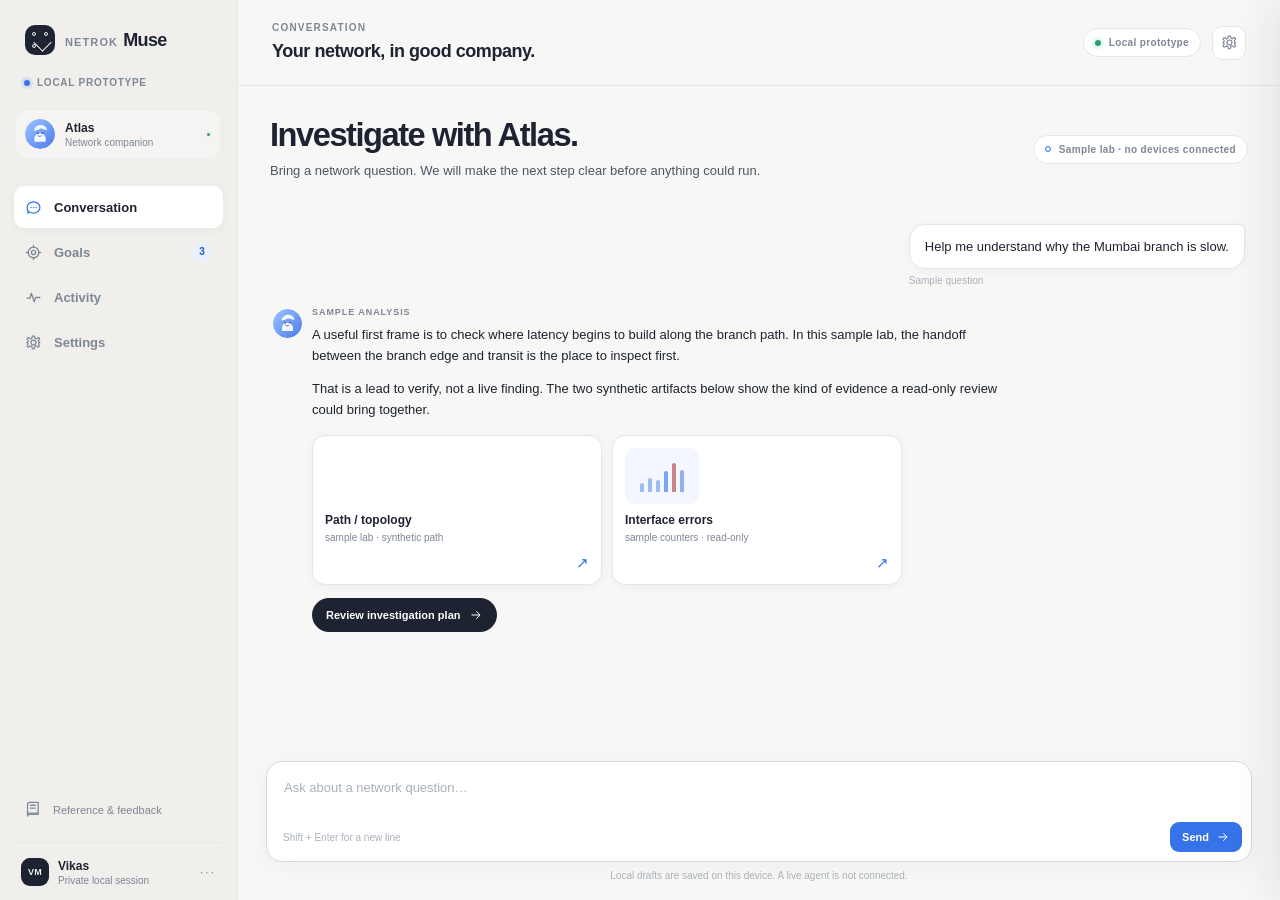
<file: index.html>
<!doctype html>
<html lang="en">
  <head>
    <meta charset="utf-8" />
    <meta name="viewport" content="width=device-width, initial-scale=1" />
    <meta name="theme-color" content="#f5f4f0" />
    <meta
      name="description"
      content="Netrok Muse is a local, simulated network engineering conversation prototype."
    />
    <title>Netrok Muse · Local prototype</title>
    <link rel="stylesheet" href="styles.css" />
  </head>
  <body>
    <svg class="svg-sprite" aria-hidden="true" focusable="false">
      <symbol id="i-chat" viewBox="0 0 24 24">
        <path d="M5.7 18.1 4 20l.5-3.2A7.2 7.2 0 0 1 3 12c0-4.4 4-8 9-8s9 3.6 9 8-4 8-9 8a11 11 0 0 1-6.3-1.9Z" />
        <path d="M8.3 12h.1M12 12h.1m3.6 0h.1" />
      </symbol>
      <symbol id="i-target" viewBox="0 0 24 24">
        <circle cx="12" cy="12" r="7.5" /><circle cx="12" cy="12" r="3" /><path d="M12 2v3M12 19v3M2 12h3M19 12h3" />
      </symbol>
      <symbol id="i-activity" viewBox="0 0 24 24">
        <path d="M3 13h4l2-7 4 12 2-6h6" />
      </symbol>
      <symbol id="i-settings" viewBox="0 0 24 24">
        <path d="M12 8.5a3.5 3.5 0 1 0 0 7 3.5 3.5 0 0 0 0-7Z" />
        <path d="m19.4 15 .1.1a1.8 1.8 0 1 1-2.5 2.5l-.1-.1a2 2 0 0 0-3.4 1.4v.2a1.8 1.8 0 1 1-3.6 0v-.2a2 2 0 0 0-3.4-1.4l-.1.1a1.8 1.8 0 1 1-2.5-2.5l.1-.1A2 2 0 0 0 2.6 12a2 2 0 0 0 1.4-3.4l-.1-.1a1.8 1.8 0 1 1 2.5-2.5l.1.1A2 2 0 0 0 10 4.6v-.2a1.8 1.8 0 1 1 3.6 0v.2A2 2 0 0 0 17 6l.1-.1a1.8 1.8 0 1 1 2.5 2.5l-.1.1A2 2 0 0 0 20.9 12a2 2 0 0 0-1.5 3Z" />
      </symbol>
      <symbol id="i-spark" viewBox="0 0 24 24">
        <path d="m12 2 1.8 6.2L20 10l-6.2 1.8L12 18l-1.8-6.2L4 10l6.2-1.8L12 2ZM19 16l.8 2.2L22 19l-2.2.8L19 22l-.8-2.2L16 19l2.2-.8L19 16Z" />
      </symbol>
      <symbol id="i-arrow" viewBox="0 0 24 24">
        <path d="M5 12h13M13 6l6 6-6 6" />
      </symbol>
      <symbol id="i-close" viewBox="0 0 24 24">
        <path d="m6 6 12 12M18 6 6 18" />
      </symbol>
      <symbol id="i-menu" viewBox="0 0 24 24">
        <path d="M4 7h16M4 12h16M4 17h16" />
      </symbol>
      <symbol id="i-book" viewBox="0 0 24 24">
        <path d="M5 4.5A2.5 2.5 0 0 1 7.5 2H20v17H7.5A2.5 2.5 0 0 0 5 21.5v-17Z" />
        <path d="M5 19.5A2.5 2.5 0 0 1 7.5 17H20M9 6h7M9 10h7" />
      </symbol>
      <symbol id="i-check" viewBox="0 0 24 24">
        <path d="m5 12 4.5 4.5L19 7" />
      </symbol>
      <symbol id="i-download" viewBox="0 0 24 24">
        <path d="M12 3v12M7 10l5 5 5-5M5 20h14" />
      </symbol>
      <symbol id="i-info" viewBox="0 0 24 24">
        <circle cx="12" cy="12" r="9" /><path d="M12 10.5v5M12 7.2v.1" />
      </symbol>
    </svg>

    <div class="app-shell">
      <aside class="sidebar" id="sidebar" aria-label="Primary navigation">
        <div class="brand-lockup">
          <div class="brand-mark" aria-hidden="true">
            <span></span><span></span><span></span><i></i>
          </div>
          <div class="brand-name"><span>NETROK</span><strong>Muse</strong></div>
        </div>

        <div class="prototype-chip"><span class="chip-dot"></span> Local prototype</div>

        <div class="side-profile">
          <div class="avatar avatar-small" aria-hidden="true">
            <svg viewBox="0 0 48 48" role="presentation">
              <defs><linearGradient id="avatar-gradient-side" x1="0" y1="0" x2="1" y2="1"><stop offset="0" stop-color="#9ec6ff" /><stop offset="1" stop-color="#4b79eb" /></linearGradient></defs>
              <circle cx="24" cy="24" r="24" fill="url(#avatar-gradient-side)" />
              <path d="M14 18.5c1.8-6 6.5-8.8 11.4-8.8 5.8 0 9.5 3.8 9.9 8.6-3.8-1.2-7-2.8-10.9-3-3.5 2.5-6.8 3.4-10.4 3.2Z" fill="#f9fbff" opacity=".96" />
              <path d="M15 29.5c1.7-4.6 5-6.9 9-6.9 4.4 0 7.4 2.2 9 6.9v7H15v-7Z" fill="#f3f7ff" />
              <circle cx="20.2" cy="22.6" r="1.35" fill="#2f4d9f" /><circle cx="28.1" cy="22.6" r="1.35" fill="#2f4d9f" />
              <path d="M21 27c1.5 1.1 3.3 1.1 4.9 0" fill="none" stroke="#2f4d9f" stroke-linecap="round" stroke-width="1.35" />
            </svg>
          </div>
          <div class="side-profile-copy"><strong id="side-agent-name">Atlas</strong><span>Network companion</span></div>
          <span class="online-dot" title="Local only"></span>
        </div>

        <nav class="nav-list" aria-label="Workspace">
          <button class="nav-item is-active" type="button" data-view="conversation" aria-current="page">
            <svg aria-hidden="true"><use href="#i-chat"></use></svg><span>Conversation</span>
          </button>
          <button class="nav-item" type="button" data-view="goals">
            <svg aria-hidden="true"><use href="#i-target"></use></svg><span>Goals</span><em>3</em>
          </button>
          <button class="nav-item" type="button" data-view="activity">
            <svg aria-hidden="true"><use href="#i-activity"></use></svg><span>Activity</span>
          </button>
          <button class="nav-item" type="button" data-view="settings">
            <svg aria-hidden="true"><use href="#i-settings"></use></svg><span>Settings</span>
          </button>
        </nav>

        <div class="sidebar-lower">
          <button class="reference-link" type="button" id="open-feedback">
            <svg aria-hidden="true"><use href="#i-book"></use></svg>
            <span>Reference &amp; feedback</span>
          </button>
          <div class="user-row">
            <div class="user-initials" aria-hidden="true">VM</div>
            <div><strong>Vikas</strong><span>Private local session</span></div>
            <span class="user-menu-dot" aria-hidden="true">···</span>
          </div>
        </div>
      </aside>

      <main class="main-pane">
        <header class="topbar">
          <button class="icon-button mobile-menu" type="button" id="toggle-sidebar" aria-label="Open navigation" aria-expanded="false">
            <svg aria-hidden="true"><use href="#i-menu"></use></svg>
          </button>
          <div class="topbar-heading">
            <p class="eyebrow">CONVERSATION</p>
            <h1 id="page-title">Your network, in good company.</h1>
          </div>
          <div class="topbar-actions">
            <span class="status-pill"><span class="status-dot"></span>Local prototype</span>
            <button class="icon-button" type="button" id="top-settings" aria-label="Open settings">
              <svg aria-hidden="true"><use href="#i-settings"></use></svg>
            </button>
          </div>
        </header>

        <div class="view-container">
          <section class="view conversation-view is-visible" id="view-conversation" aria-labelledby="conversation-heading">
            <div class="conversation-inner">
              <div class="conversation-intro">
                <div>
                  <h2 id="conversation-heading">Investigate with Atlas.</h2>
                  <p class="intro-copy">Bring a network question. We will make the next step clear before anything could run.</p>
                </div>
                <span class="lab-label"><span></span> Sample lab · no devices connected</span>
              </div>

              <div class="chat-scroll" id="message-list" aria-live="polite"></div>

              <div class="composer-zone">
                <form class="composer" id="composer-form">
                  <label class="sr-only" for="composer-input">Message Atlas</label>
                  <textarea id="composer-input" rows="1" maxlength="2000" placeholder="Ask about a network question…" autocomplete="off"></textarea>
                  <div class="composer-bottom">
                    <span class="composer-hint">Shift + Enter for a new line</span>
                    <button class="send-button" type="submit"><span>Send</span><svg aria-hidden="true"><use href="#i-arrow"></use></svg></button>
                  </div>
                </form>
                <p class="composer-footnote">Local drafts are saved on this device. A live agent is not connected.</p>
              </div>
            </div>
          </section>

          <section class="view page-view" id="view-goals" aria-labelledby="goals-heading" hidden>
            <div class="page-inner">
              <div class="page-hero">
                <p class="eyebrow">A SMALL, VISIBLE NORTH STAR</p>
                <h2 id="goals-heading">Goals for the lab.</h2>
                <p>Keep the work grounded in what you want to understand. These are local sample goals, ready for your edit.</p>
              </div>
              <div class="sample-note"><svg aria-hidden="true"><use href="#i-info"></use></svg><span>Sample goals only. Checking one changes this prototype on your device; it does not start work.</span></div>
              <div class="goals-list" id="goals-list"></div>
            </div>
          </section>

          <section class="view page-view" id="view-activity" aria-labelledby="activity-heading" hidden>
            <div class="page-inner">
              <div class="page-hero">
                <p class="eyebrow">A CLEAR LOCAL RECORD</p>
                <h2 id="activity-heading">Activity history</h2>
                <p>Only choices made in this prototype appear here. There are no background workers to imply progress.</p>
              </div>
              <div class="activity-list" id="activity-list"></div>
            </div>
          </section>
        </div>
      </main>

      <aside class="detail-drawer" id="detail-drawer" aria-hidden="true" inert aria-labelledby="drawer-title">
        <div class="drawer-header">
          <div><p class="eyebrow">CONTEXT</p><h2 id="drawer-title">Evidence &amp; plan</h2></div>
          <button class="icon-button" type="button" id="close-drawer" aria-label="Close evidence and plan">
            <svg aria-hidden="true"><use href="#i-close"></use></svg>
          </button>
        </div>
        <div class="drawer-tabs" role="tablist" aria-label="Investigation context">
          <button type="button" role="tab" aria-selected="true" data-drawer-tab="evidence">Evidence</button>
          <button type="button" role="tab" aria-selected="false" data-drawer-tab="plan">Plan</button>
        </div>
        <div class="drawer-body" id="drawer-body"></div>
      </aside>
      <div class="drawer-scrim" id="drawer-scrim"></div>
    </div>

    <div class="modal-backdrop" id="settings-modal" hidden>
      <section class="modal" role="dialog" aria-modal="true" aria-labelledby="settings-title">
        <div class="modal-header"><div><p class="eyebrow">PERSONAL SPACE</p><h2 id="settings-title">Settings</h2></div><button class="icon-button" type="button" data-close-modal="settings-modal" aria-label="Close settings"><svg aria-hidden="true"><use href="#i-close"></use></svg></button></div>
        <div class="settings-form">
          <label class="field-label" for="agent-name">Agent display name</label>
          <input class="text-input" id="agent-name" maxlength="32" value="Atlas" />
          <p class="field-help">Used in the conversation heading and profile card. Saved locally.</p>
          <fieldset class="theme-fieldset"><legend class="field-label">Appearance</legend><div class="theme-options">
            <label class="theme-option"><input type="radio" name="theme" value="light" /><span><strong>Light</strong><small>Warm and airy</small></span></label>
            <label class="theme-option"><input type="radio" name="theme" value="dark" /><span><strong>Dark</strong><small>Low-light contrast</small></span></label>
            <label class="theme-option"><input type="radio" name="theme" value="system" /><span><strong>System</strong><small>Follow this device</small></span></label>
          </div></fieldset>
          <div class="modal-actions"><button class="button-secondary" type="button" data-close-modal="settings-modal">Cancel</button><button class="button-primary" type="button" id="save-settings">Save settings</button></div>
        </div>
      </section>
    </div>

    <div class="modal-backdrop" id="feedback-modal" hidden>
      <section class="modal feedback-modal" role="dialog" aria-modal="true" aria-labelledby="feedback-title">
        <div class="modal-header"><div><p class="eyebrow">DESIGN REFERENCE</p><h2 id="feedback-title">Reference &amp; feedback</h2></div><button class="icon-button" type="button" data-close-modal="feedback-modal" aria-label="Close reference and feedback"><svg aria-hidden="true"><use href="#i-close"></use></svg></button></div>
        <div class="feedback-copy"><p>This prototype preserves the conversation-led feel, personal avatar, transparent evidence, goals, and explicit decisions inspired by the reference.</p><p>It adapts those ideas to a network engineering sample and keeps the authenticated Muse desktop experience as an open question.</p><a href="https://introducing.muse.ai/" target="_blank" rel="noreferrer">View the official Muse reference <span aria-hidden="true">↗</span></a></div>
        <label class="field-label" for="feedback-input">Your feedback</label>
        <textarea class="feedback-input" id="feedback-input" rows="4" placeholder="What feels useful, unclear, or unlike your work?"></textarea>
        <div class="feedback-actions"><span class="field-help" id="feedback-save-status">Saved locally as you type.</span><button class="button-secondary" type="button" id="download-feedback"><svg aria-hidden="true"><use href="#i-download"></use></svg> Download JSON</button></div>
      </section>
    </div>

    <div class="toast" id="toast" role="status" aria-live="polite"></div>
    <script src="app.js"></script>
  </body>
</html>
</file>
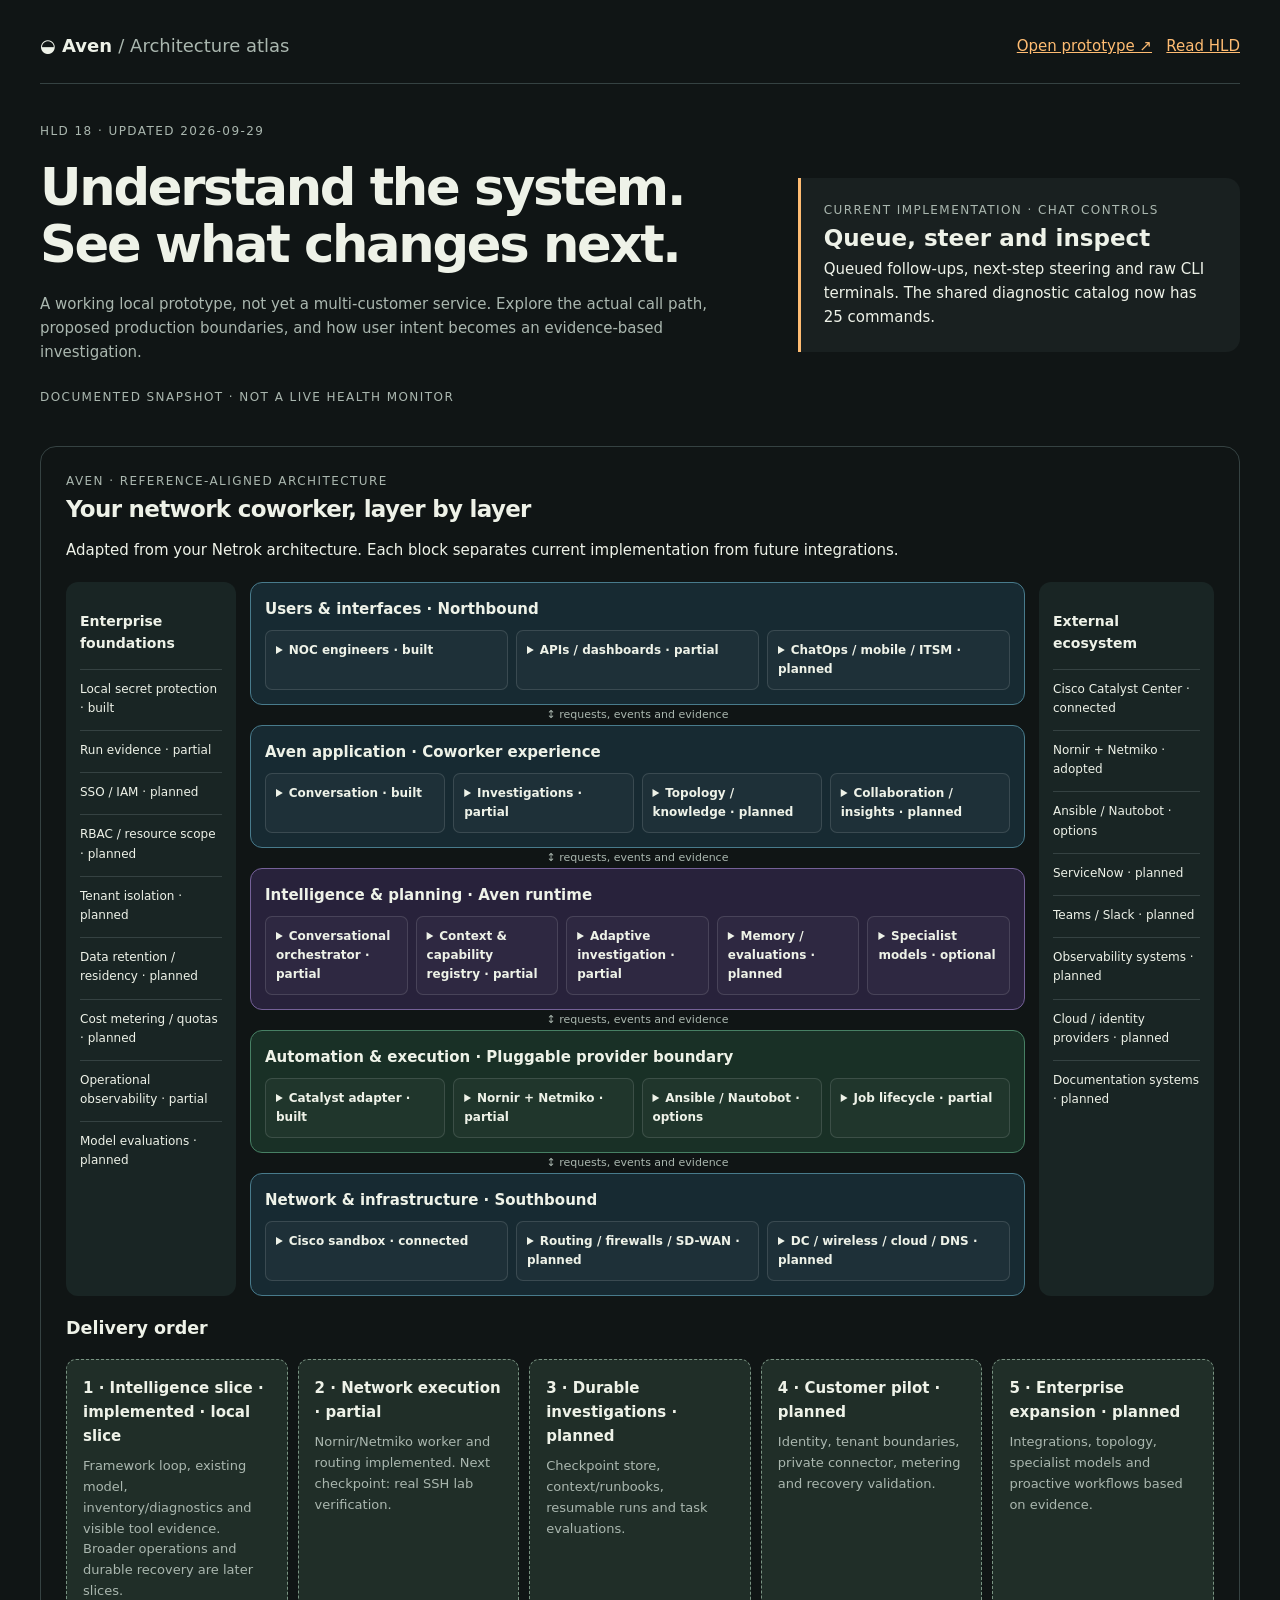
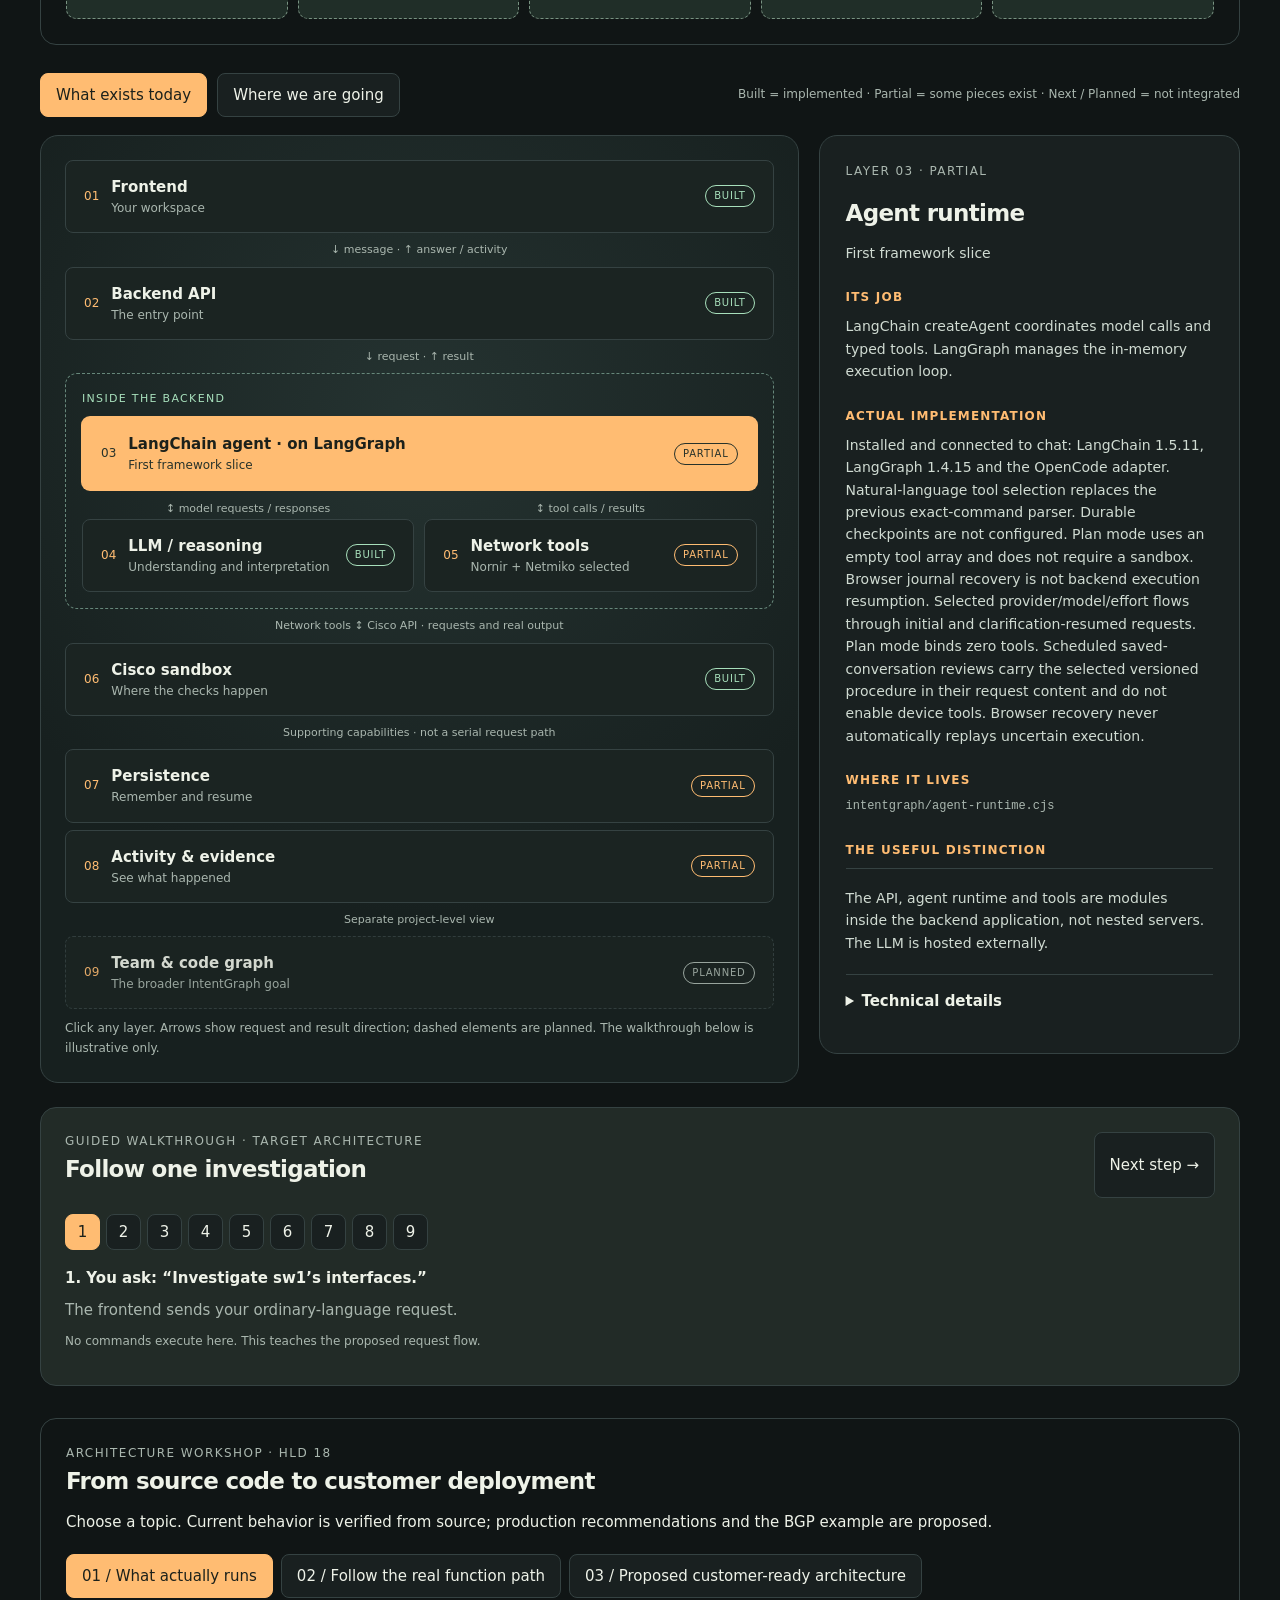
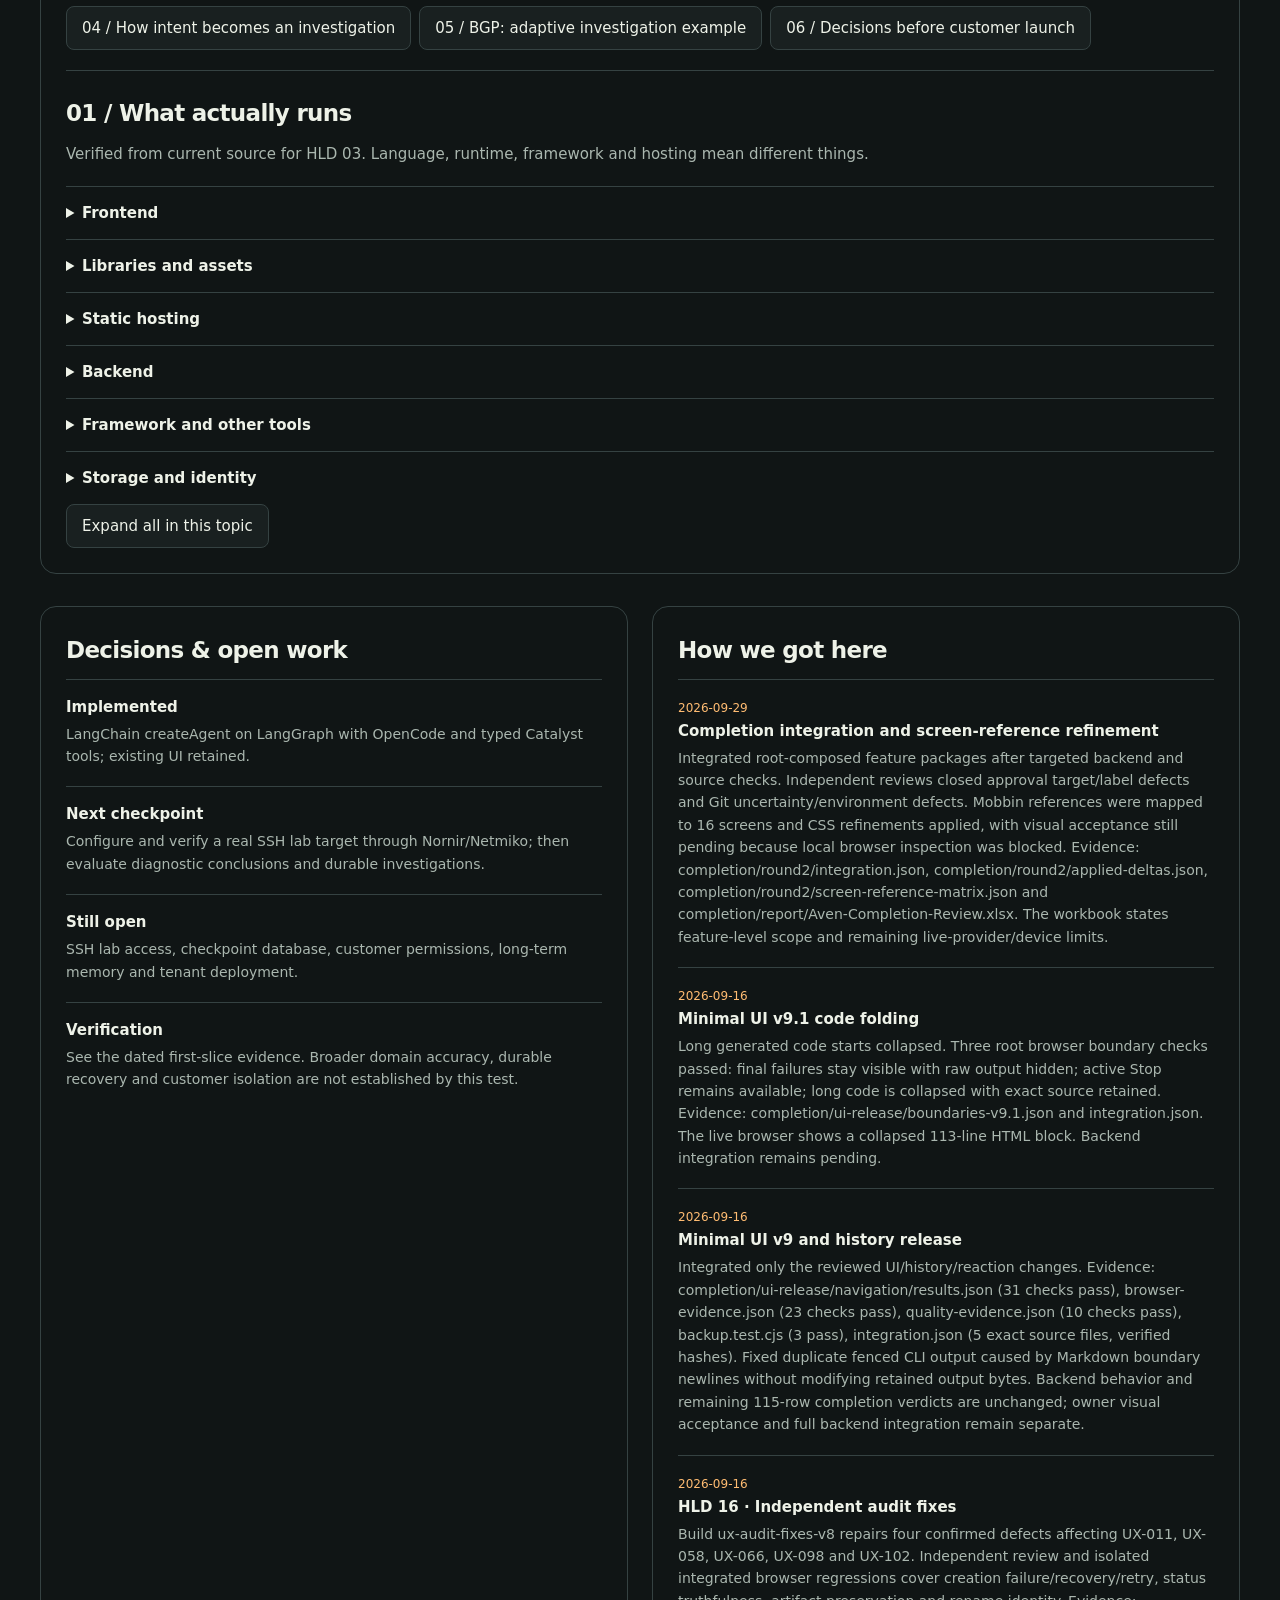
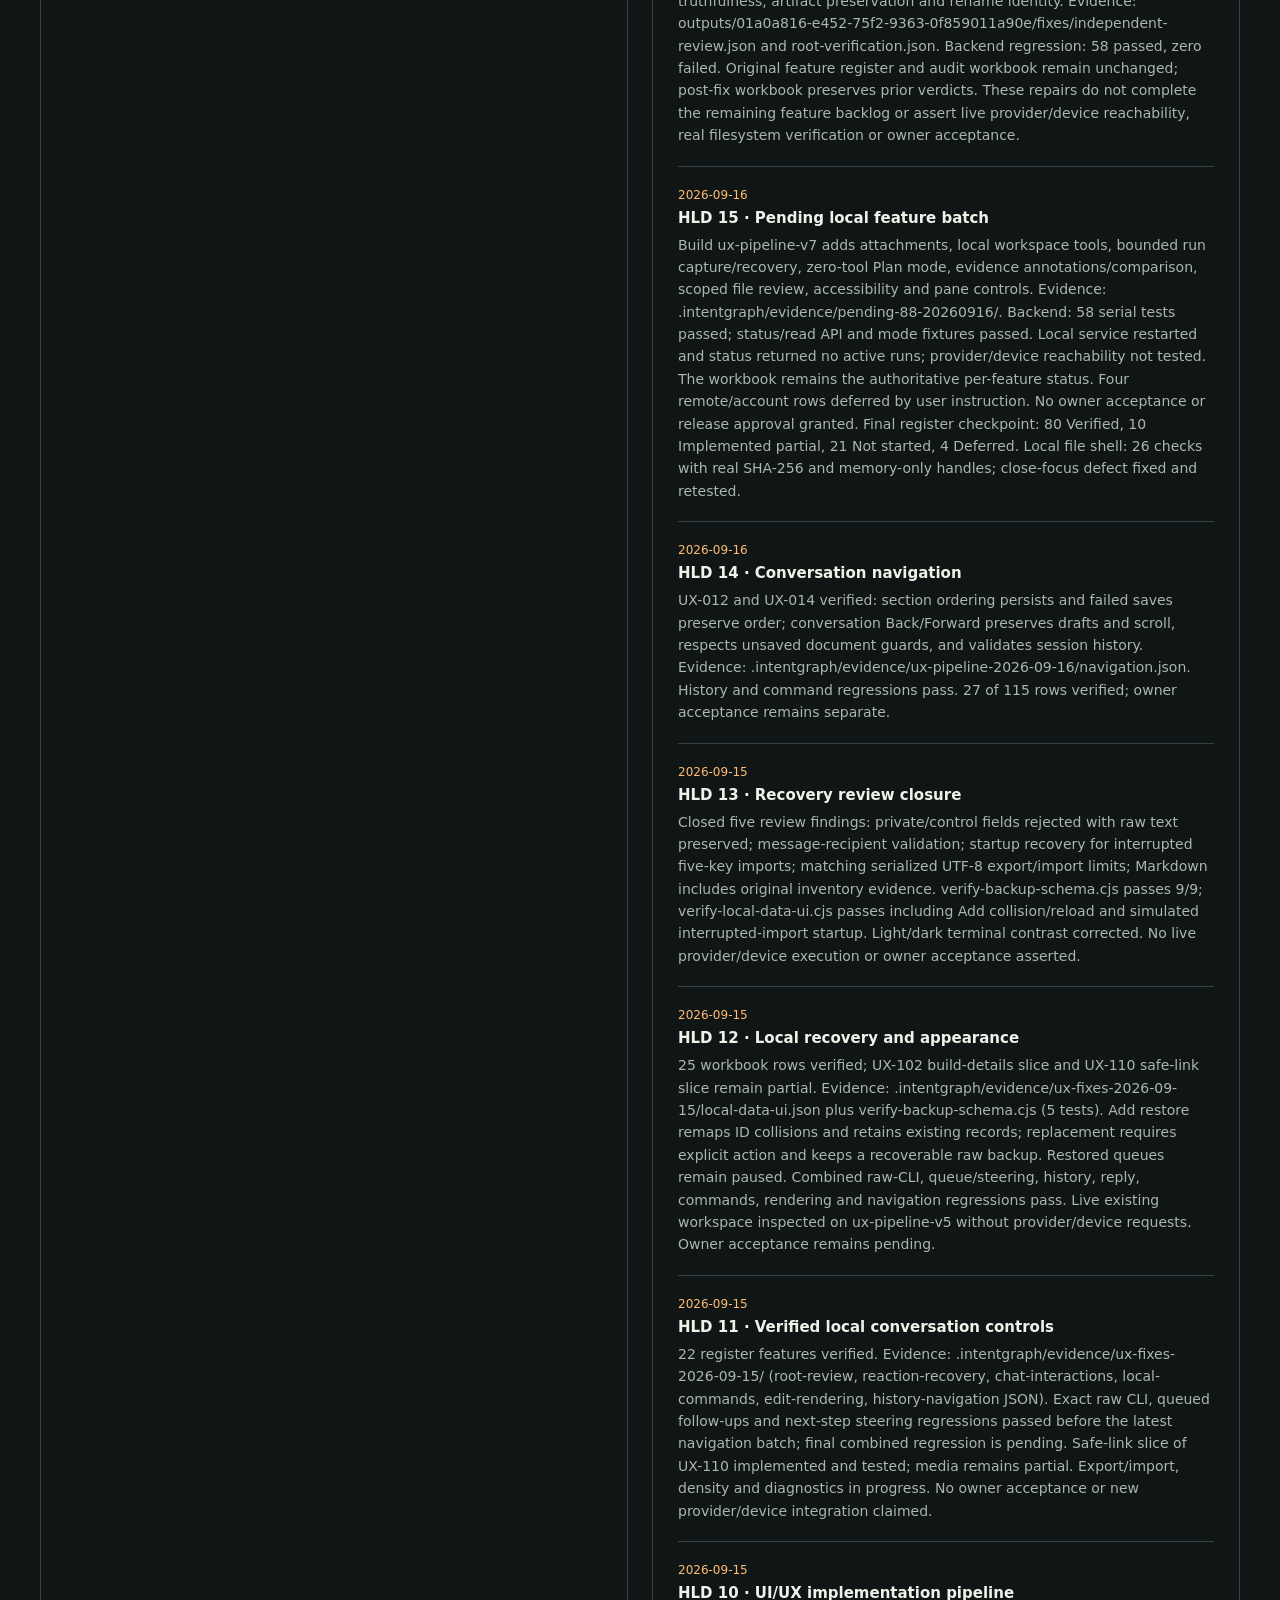
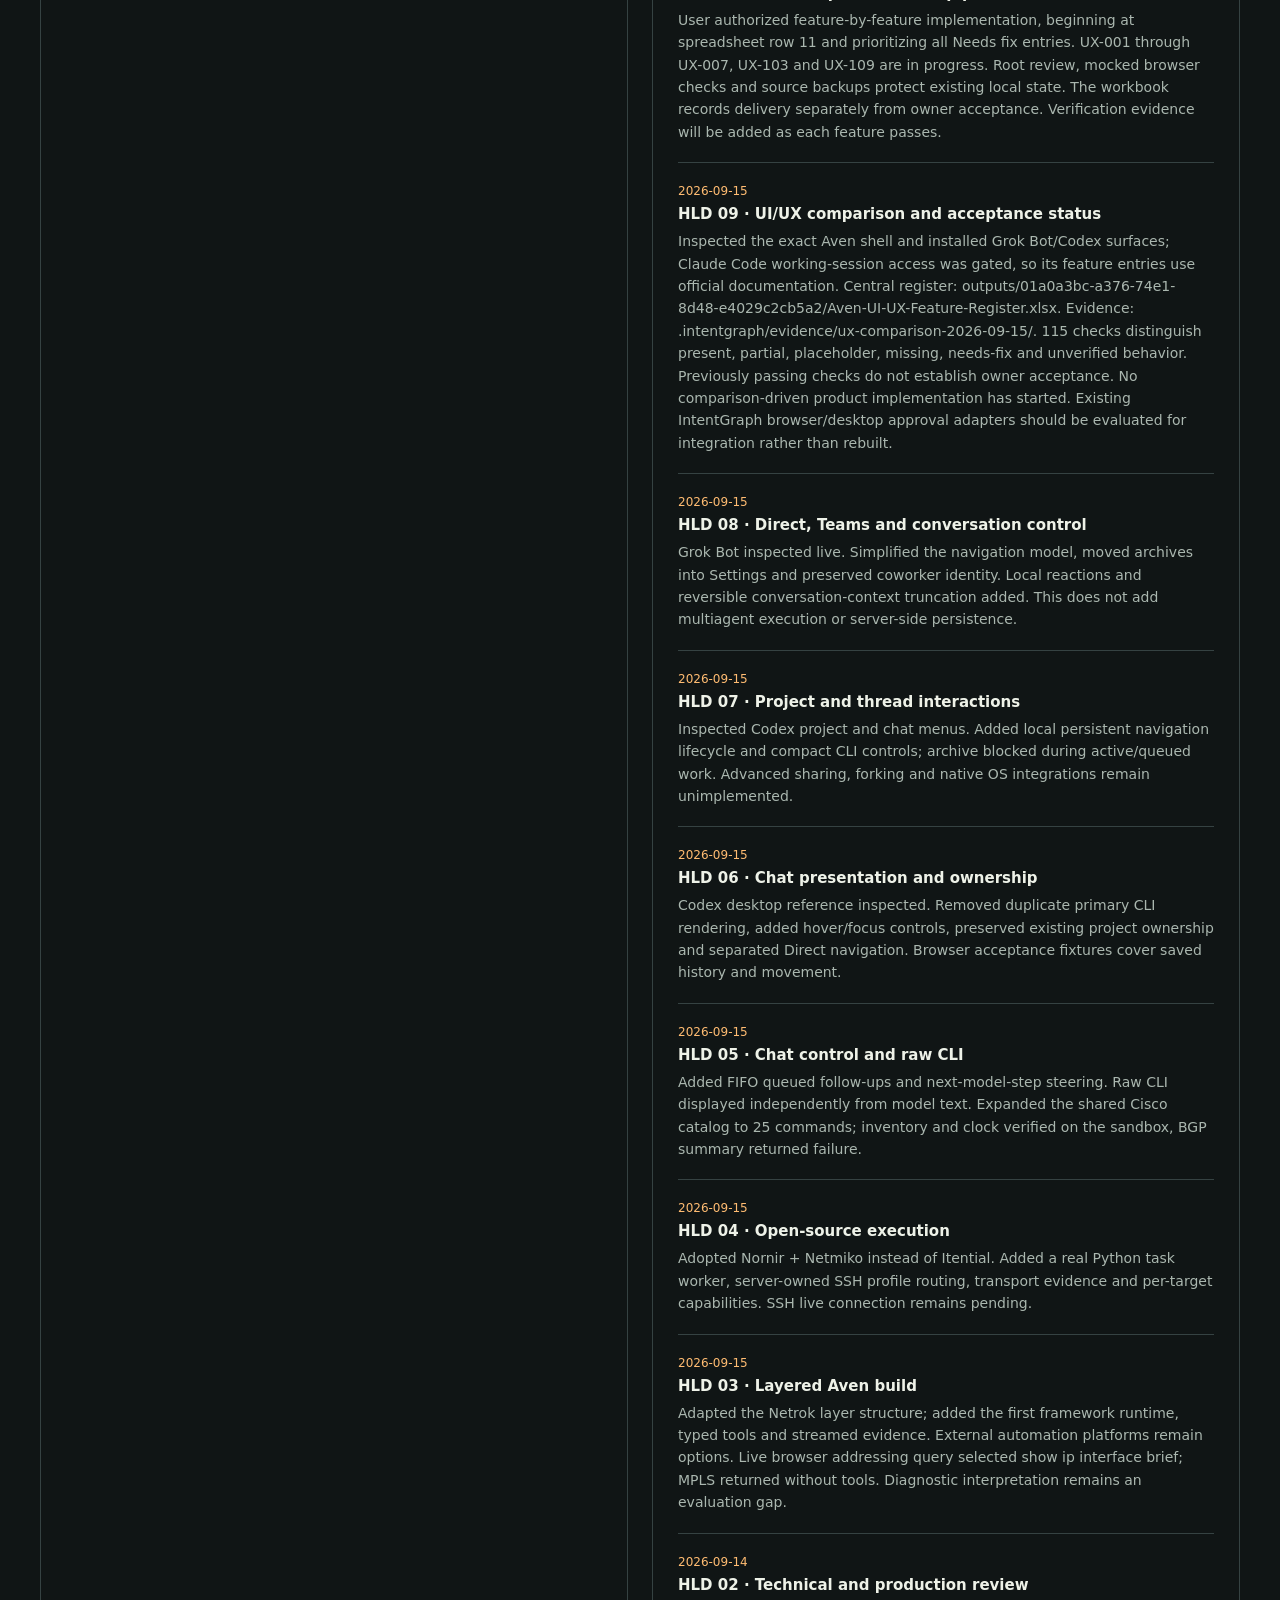
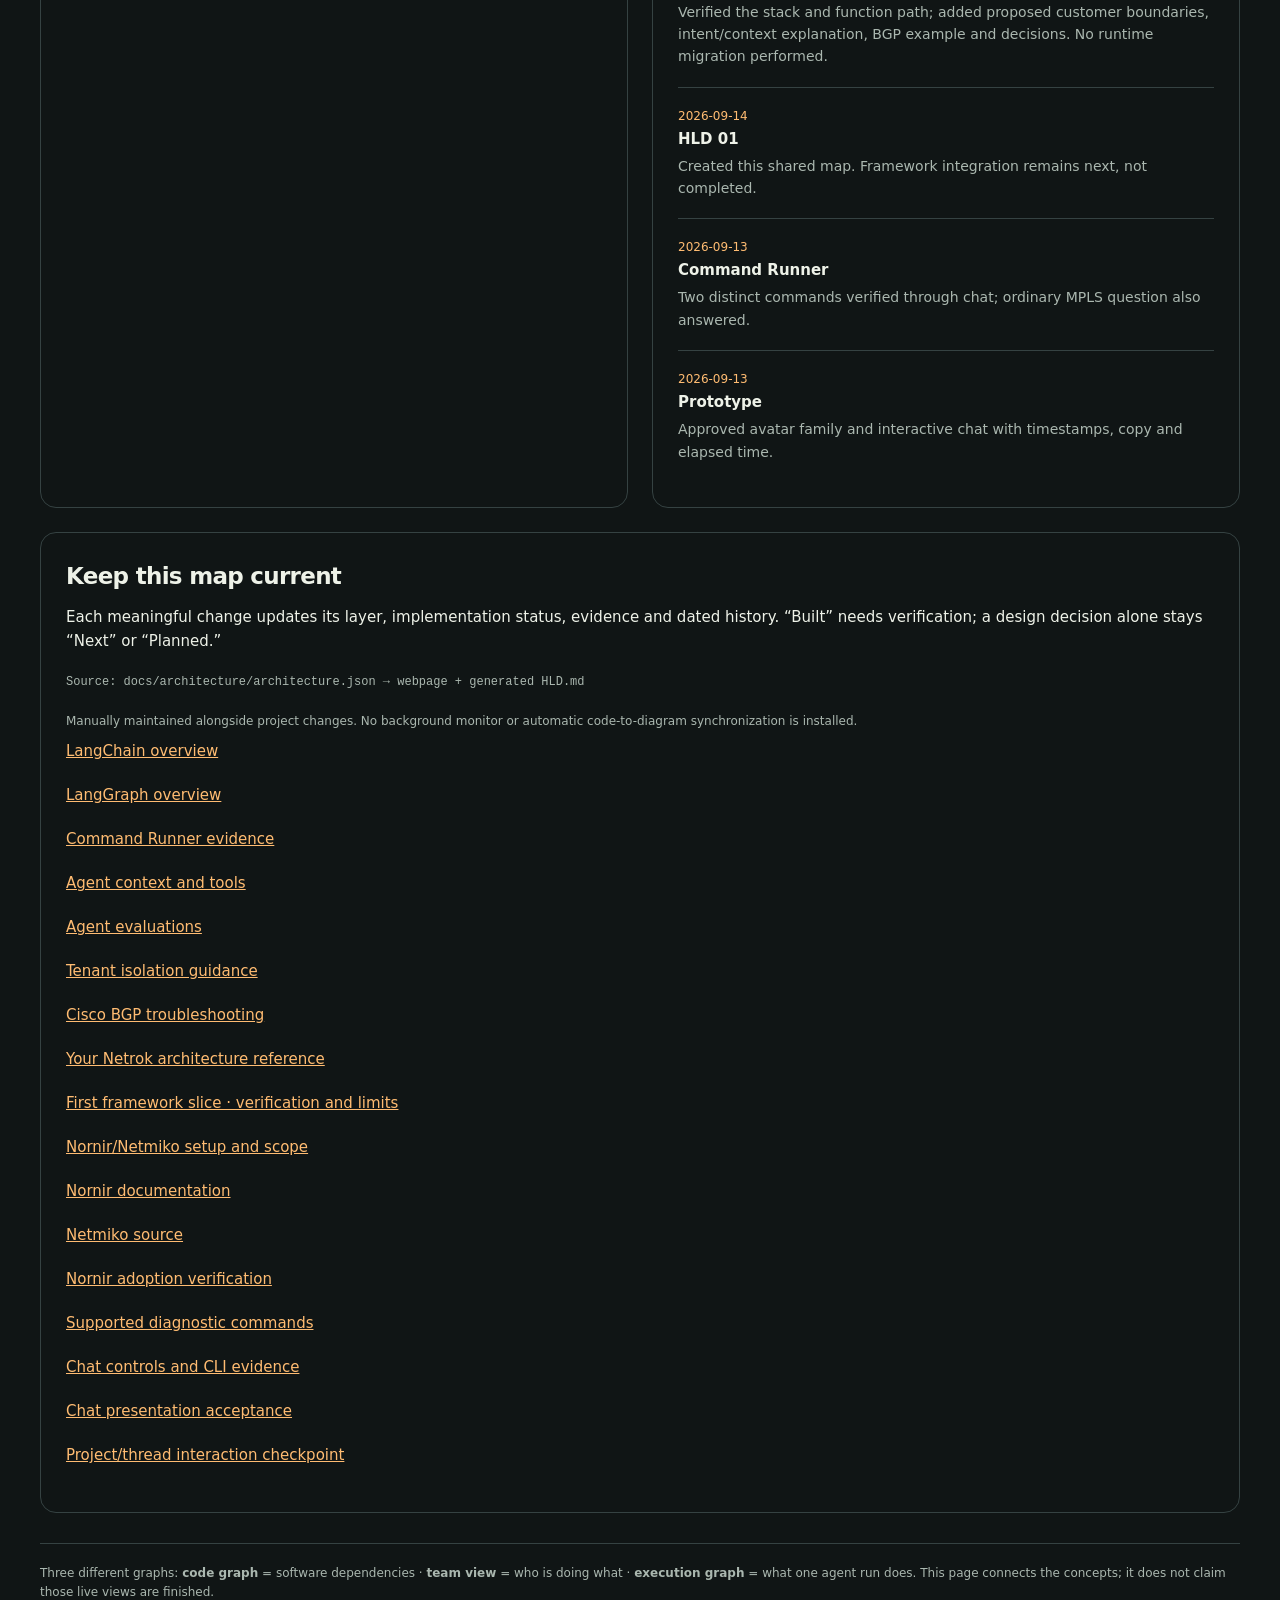
<file: docs/architecture/index.html>
<!doctype html><html lang="en"><meta charset="utf-8"><meta name="viewport" content="width=device-width,initial-scale=1"><title>Aven · Architecture atlas</title>
<style>
:root{color-scheme:dark;--bg:#101515;--panel:#192020;--line:#354242;--ink:#eef2e8;--muted:#aab7af;--amber:#ffbc72;--green:#a7dfbb}*{box-sizing:border-box}body{margin:0;background:var(--bg);color:var(--ink);font:15px/1.6 system-ui,sans-serif}main{max-width:1440px;margin:auto;padding:32px 40px}a{color:var(--amber)}header{display:flex;justify-content:space-between;gap:20px;align-items:center;border-bottom:1px solid var(--line);padding-bottom:22px}.brand{font-size:18px;font-weight:700}.meta,.eyebrow{font-size:12px;text-transform:uppercase;letter-spacing:.12em;color:var(--muted)}h1{font-size:clamp(32px,4vw,52px);letter-spacing:-.045em;line-height:1.12;margin:18px 0}h2{font-size:23px;letter-spacing:-.03em;margin:0 0 10px}p{margin:8px 0 20px}.hero{display:grid;grid-template-columns:1.6fr 1fr;gap:50px;padding:38px 0}.hero p{max-width:690px;color:var(--muted)}.focus{border-left:3px solid var(--amber);background:var(--panel);padding:23px;border-radius:0 14px 14px 0;align-self:center}.focus strong{font-size:23px;display:block}.toolbar{display:flex;align-items:center;flex-wrap:wrap;gap:10px;margin:8px 0 18px}button{font:inherit;cursor:pointer;color:var(--ink);background:var(--panel);border:1px solid var(--line);border-radius:8px;padding:9px 15px}button:hover{border-color:var(--amber)}button:focus-visible,a:focus-visible{outline:3px solid var(--amber);outline-offset:4px}button[aria-pressed=true]{background:var(--amber);color:#1c211b;border-color:var(--amber)}.legend{margin-left:auto;color:var(--muted);font-size:12px}.workspace{display:grid;grid-template-columns:minmax(0,1.8fr) minmax(300px,1fr);gap:20px}.map{background:radial-gradient(circle at 50% 30%,#253331 0,#17201f 65%);padding:24px;border:1px solid var(--line);border-radius:18px}.stack{display:grid;gap:7px}.node{width:100%;text-align:left;display:flex;align-items:center;gap:12px;background:#1b2422;padding:14px 18px}.node b{font-size:15px}.node small{display:block;color:var(--muted);font-size:12px}.num{font-size:12px;color:var(--amber);font-variant-numeric:tabular-nums}.badge{font-size:10px;letter-spacing:.08em;text-transform:uppercase;white-space:nowrap;margin-left:auto;border:1px solid currentColor;border-radius:20px;padding:2px 8px;color:var(--muted)}.built{color:var(--green)}.next,.partial{color:var(--amber)}.arrow{text-align:center;font-size:11px;color:var(--muted);padding:1px}.boundary{border:1px dashed #66877a;padding:16px;border-radius:12px;display:grid;gap:9px}.branches{display:grid;grid-template-columns:1fr 1fr;gap:10px}.node.selected .num,.node.selected small,.node.selected .badge{color:#27322a}.node.selected{border-color:var(--amber);box-shadow:0 0 0 1px var(--amber)}.plannednode{border-style:dashed;opacity:.88}.boundary-label{color:var(--green);font-size:11px;letter-spacing:.12em;text-transform:uppercase}.note{color:var(--muted);font-size:12px;margin:10px 0 0}.detail{border:1px solid var(--line);border-radius:18px;padding:26px;background:var(--panel);align-self:start;position:sticky;top:16px}.detail h2{margin-top:14px}.detail h3{font-size:12px;color:var(--amber);text-transform:uppercase;letter-spacing:.1em;margin:24px 0 7px}.detail p{font-size:14px;color:#d0dbd2}.code{font-family:ui-monospace,monospace;font-size:12px;word-break:break-word;color:var(--muted)}.lesson{border-top:1px solid var(--line);padding-top:18px}.walk{padding:24px;margin-top:24px;background:#222b27;border:1px solid var(--line);border-radius:16px}.walk-head{display:flex;justify-content:space-between;gap:20px}.walk p{color:var(--muted);margin-bottom:10px}.steps{display:flex;gap:6px;flex-wrap:wrap;margin:16px 0}.steps button{min-width:35px;padding:5px 9px}.lower{display:grid;grid-template-columns:1fr 1fr;gap:24px;margin-top:32px}.card{padding:25px;border:1px solid var(--line);border-radius:16px}.row{border-top:1px solid var(--line);padding:15px 0}.row b{display:block}.row p{color:var(--muted);font-size:14px;margin:4px 0}.row time{font-size:12px;color:var(--amber)}footer{color:var(--muted);font-size:12px;margin-top:30px;padding:20px 0;border-top:1px solid var(--line)}@media(max-width:850px){main{padding:22px 18px}.hero,.workspace,.lower{grid-template-columns:1fr;gap:20px}.hero{padding:26px 0}.detail{position:static}.legend{margin-left:0;width:100%}.branches{grid-template-columns:1fr}.walk-head{flex-wrap:wrap}header{align-items:flex-start;flex-wrap:wrap}.map{padding:16px}}@media print{body{background:white;color:black}button,.node,.map,.detail,.card,.walk{background:white;color:black}.workspace,.lower{display:block}.detail{position:static}.toolbar,.steps{display:none}.card,.map{break-inside:avoid}p,.code{color:#333!important}}
.topic-nav{display:flex;flex-wrap:wrap;gap:8px;margin:20px 0}.topic-panel[hidden]{display:none}.topic-panel{border-top:1px solid var(--line);padding-top:24px}.topic-lead{color:var(--muted)}details{border-top:1px solid var(--line);padding:14px 0}summary{cursor:pointer;font-weight:600}summary:focus-visible{outline:2px solid var(--amber)}details p{margin:14px 0;color:var(--muted);max-width:1000px}.trust-flow{display:grid;grid-template-columns:repeat(auto-fit,minmax(190px,1fr));gap:10px;margin:20px 0}.trust-card{padding:16px;background:#202e28;border:1px dashed #789281;border-radius:10px}.trust-card p{font-size:13px;color:var(--muted);margin-bottom:0}.intent-ribbon{display:flex;flex-wrap:wrap;gap:8px;margin:18px 0}.intent-ribbon span{padding:8px 12px;border:1px solid var(--line);border-radius:20px;color:var(--amber);font-size:12px}@media print{.topic-panel[hidden]{display:block}.topic-nav{display:none}} .blueprint-grid{display:grid;grid-template-columns:170px minmax(0,1fr) 175px;gap:14px}.blueprint-side{padding:14px;background:#192524;border-radius:12px;font-size:12px}.blueprint-side p{border-top:1px solid var(--line);padding-top:10px;margin-bottom:12px}.blueprint-band{padding:14px;border:1px solid #487b8c;border-radius:12px;background:#172a32}.blueprint-band h3{font-size:15px;margin:0 0 9px}.band-2{background:#28223b;border-color:#756198}.band-3{background:#193026;border-color:#478064}.blueprint-cells{display:flex;flex-wrap:wrap;gap:8px}.blueprint-cells details{flex:1 1 130px;background:#ffffff08;padding:10px;border:1px solid #ffffff20;border-radius:7px;font-size:12px}.blueprint-cells p{font-size:12px}.roadmap{display:grid;grid-template-columns:repeat(auto-fit,minmax(180px,1fr));gap:10px}@media(max-width:1000px){.blueprint-grid{grid-template-columns:1fr}.blueprint-side{display:flex;flex-wrap:wrap;gap:10px}.blueprint-side p{border:0}.blueprint-side h3{width:100%}} </style>
<main><header><div class="brand">◒ Aven <span style="font-weight:400;color:var(--muted)">/ Architecture atlas</span></div><div><a href="../../polished.html">Open prototype ↗</a> &nbsp; <a href="HLD.md">Read HLD</a></div></header>
<section class="hero"><div><div class="eyebrow" id="revision"></div><h1>Understand the system.<br>See what changes next.</h1><p id="summary"></p><span class="meta">Documented snapshot · not a live health monitor</span></div><aside class="focus"><div class="eyebrow">Current implementation · Chat controls</div><strong>Queue, steer and inspect</strong><span>Queued follow-ups, next-step steering and raw CLI terminals. The shared diagnostic catalog now has 25 commands.</span></aside></section>
<section class="card" id="layer-blueprint" style="margin-bottom:28px"></section><div class="toolbar" role="group" aria-label="Architecture view"><button id="current" aria-pressed="true">What exists today</button><button id="target" aria-pressed="false">Where we are going</button><span class="legend">Built = implemented · Partial = some pieces exist · Next / Planned = not integrated</span></div>
<div class="workspace"><section class="map" aria-label="Interactive architecture diagram"><div id="diagram" class="stack"></div><p class="note">Click any layer. Arrows show request and result direction; dashed elements are planned. The walkthrough below is illustrative only.</p></section><aside class="detail" id="detail" aria-live="polite"></aside></div>
<section class="walk"><div class="walk-head"><div><div class="eyebrow">Guided walkthrough · target architecture</div><h2>Follow one investigation</h2></div><button id="next">Next step →</button></div><div class="steps" id="steps" role="group" aria-label="Investigation steps"></div><div aria-live="polite"><b id="step-title"></b><p id="step-text"></p></div><p class="note">No commands execute here. This teaches the proposed request flow.</p></section>
<section class="card" id="technical-atlas" style="margin-top:32px"></section><div class="lower"><section class="card"><h2>Decisions & open work</h2><div id="decisions"></div></section><section class="card"><h2>How we got here</h2><div id="changes"></div></section></div>
<section class="card" style="margin-top:24px"><h2>Keep this map current</h2><p>Each meaningful change updates its layer, implementation status, evidence and dated history. “Built” needs verification; a design decision alone stays “Next” or “Planned.”</p><p class="code">Source: docs/architecture/architecture.json → webpage + generated HLD.md</p><p class="note">Manually maintained alongside project changes. No background monitor or automatic code-to-diagram synchronization is installed.</p><div id="sources"></div></section><footer>Three different graphs: <b>code graph</b> = software dependencies · <b>team view</b> = who is doing what · <b>execution graph</b> = what one agent run does. This page connects the concepts; it does not claim those live views are finished.</footer></main>
<script src="layers.js"></script><script src="technical.js"></script>
<script>
let data,mode='current',selected='agent',step=0;const $=id=>document.getElementById(id);const el=(tag,text,cls)=>{const n=document.createElement(tag);if(text)n.textContent=text;if(cls)n.className=cls;return n};
function node(id,override){const l=data.layers.find(x=>x.id===id),b=el('button',null,'node'+(selected===id?' selected':'')+(['planned','next'].includes(l.status)?' plannednode':''));b.type='button';b.setAttribute('aria-pressed',String(selected===id));b.append(el('span',l.n,'num'));const t=el('span');t.append(el('b',override||l.name),el('small',l.tag));b.append(t,el('span',l.status,'badge '+l.status));b.onclick=()=>{selected=id;render()};return b}
function arrow(text){return el('div',text,'arrow')}
function render(){const map=$('diagram');map.replaceChildren(node('ui'),arrow('↓ message  ·  ↑ answer / activity'),node('api'),arrow('↓ request  ·  ↑ result'));const box=el('div',null,'boundary');box.append(el('div','Inside the backend','boundary-label'),node('agent',mode==='current'?'LangChain agent · on LangGraph':'LangChain agent · on LangGraph'));const branches=el('div',null,'branches');const left=el('div');left.append(arrow('↕ model requests / responses'),node('model'));const right=el('div');right.append(arrow('↕ tool calls / results'),node('tools'));branches.append(left,right);box.append(branches);if(mode==='target'){box.append(arrow('↕ checkpoint state · planned supporting store'),node('storage'),arrow('↑ activity to the frontend · live event stream'),node('events'));}map.append(box,arrow('Network tools ↕ Cisco API · requests and real output'),node('devices'));if(mode==='current'){map.append(arrow('Supporting capabilities · not a serial request path'),node('storage'),node('events'));}map.append(arrow('Separate project-level view'),node('team'));$('current').setAttribute('aria-pressed',String(mode==='current'));$('target').setAttribute('aria-pressed',String(mode==='target'));const l=data.layers.find(x=>x.id===selected),d=$('detail');d.replaceChildren(el('div','Layer '+l.n+' · '+l.status,'eyebrow'),el('h2',l.name),el('p',l.tag),el('h3','Its job'),el('p',l.role),el('h3','Actual implementation'),el('p',l.current),el('h3','Where it lives'),el('div',l.files,'code'),el('h3','The useful distinction'),el('p',l.lesson,'lesson'));if(l.technical){const box=el('details');box.append(el('summary','Technical details'));l.technical.forEach(t=>box.append(el('p',t)));d.append(box);}} 
function showStep(i){step=i;mode='target';selected=data.steps[i][0];render();$('step-title').textContent=(i+1)+'. '+data.steps[i][1];$('step-text').textContent=data.steps[i][2];[...$('steps').children].forEach((b,n)=>b.setAttribute('aria-pressed',String(n===i)));$('next').textContent=i===data.steps.length-1?'Start again ↻':'Next step →'}
fetch('architecture.json',{cache:'no-store'}).then(r=>{if(!r.ok)throw Error('load');return r.json()}).then(d=>{data=d;renderLayerBlueprint(d);renderTechnicalAtlas(d);$('revision').textContent=d.revision+' · Updated '+d.updated;$('summary').textContent=d.summary;d.decisions.forEach(([title,body])=>{const r=el('div',null,'row');r.append(el('b',title),el('p',body));$('decisions').append(r)});d.changes.forEach(([date,title,body])=>{const r=el('div',null,'row');r.append(el('time',date),el('b',title),el('p',body));$('changes').append(r)});d.sources.forEach(([title,url])=>{const p=el('p'),a=el('a',title);a.href=url;p.append(a);$('sources').append(p)});d.steps.forEach((s,i)=>{const b=el('button',String(i+1));b.setAttribute('aria-label','Step '+(i+1)+': '+s[1]);b.onclick=()=>showStep(i);$('steps').append(b)});$('current').onclick=()=>{mode='current';render()};$('target').onclick=()=>{mode='target';render()};$('next').onclick=()=>showStep((step+1)%d.steps.length);showStep(0);mode='current';selected='agent';render()}).catch(()=>{$('diagram').textContent='Architecture data could not load. Open this page through the local preview server.'});
</script></html>
</file>
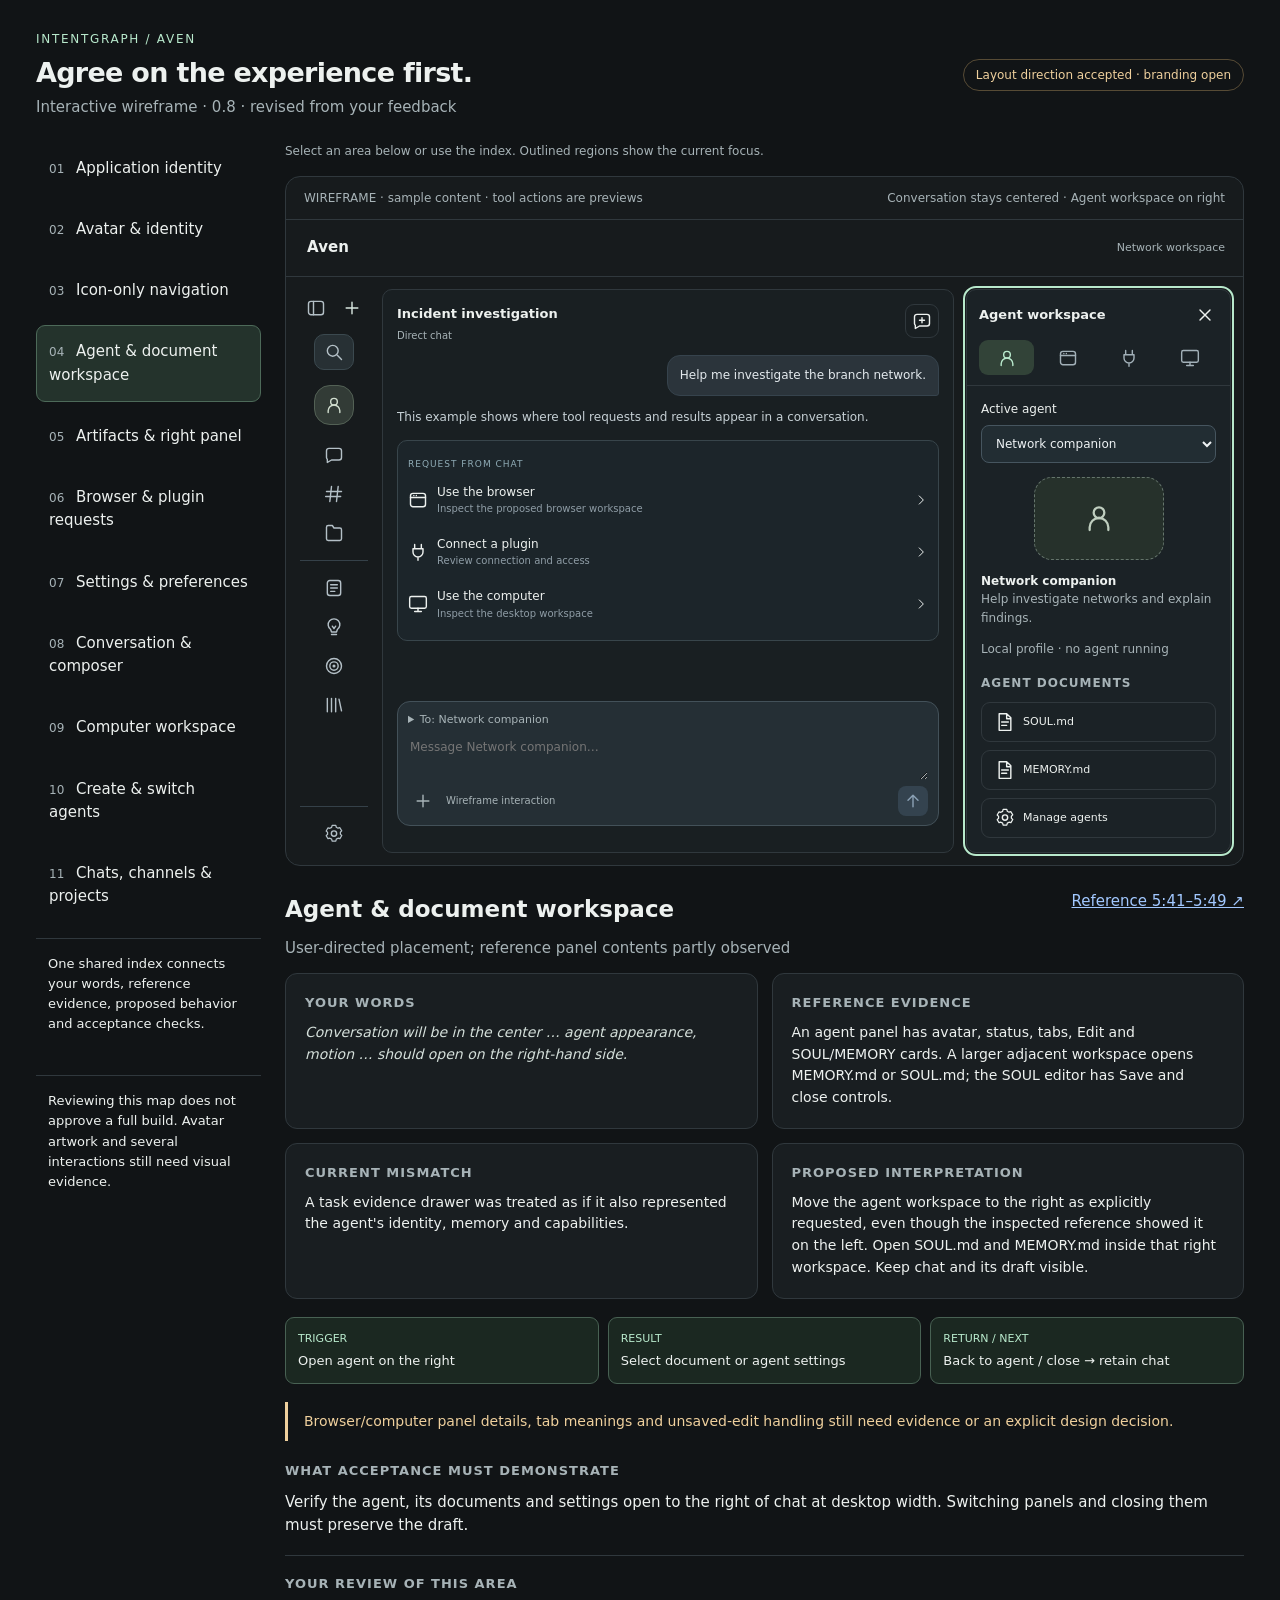
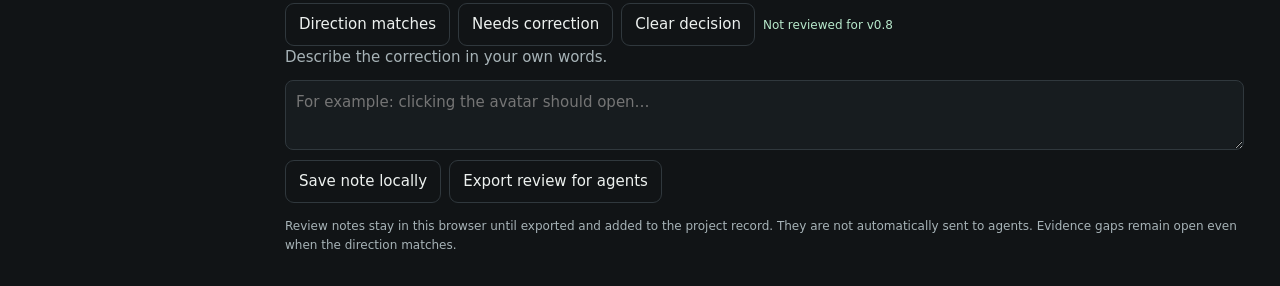
<file: intent-map.html>
<!doctype html>
<html lang="en"><head><meta charset="utf-8"><meta name="viewport" content="width=device-width, initial-scale=1"><title>IntentGraph · Wireframe 0.8</title>
<style>
:root{color-scheme:dark;--bg:#111416;--panel:#191e21;--line:#30383d;--text:#edf1ef;--muted:#a7b3b7;--green:#b8e9cc;--blue:#a2c8ff;--amber:#efd09d}*{box-sizing:border-box}body{margin:0;background:var(--bg);color:var(--text);font:15px/1.55 system-ui,sans-serif}button,input,textarea{font:inherit}button,a,textarea{outline-offset:4px}button{cursor:pointer;color:inherit;background:transparent;border:1px solid var(--line);border-radius:9px;padding:9px 13px}button:hover{background:#293338}button:focus-visible,a:focus-visible,textarea:focus-visible{outline:2px solid var(--blue)}a{color:var(--blue)}header{max-width:1540px;margin:auto;padding:30px 36px 22px;display:flex;justify-content:space-between;gap:20px;align-items:center}h1{font-size:27px;letter-spacing:-.7px;margin:3px 0}h2{font-size:23px;margin:2px 0 10px}h3{font-size:13px;text-transform:uppercase;letter-spacing:1px;color:var(--muted);margin:0 0 9px}p{margin:0 0 12px}.eyebrow{font-size:12px;letter-spacing:1.7px;color:var(--green);text-transform:uppercase}.muted{color:var(--muted)}.status{color:var(--amber);font-size:12px;border:1px solid #574b35;border-radius:30px;padding:6px 12px;white-space:nowrap}.layout{max-width:1540px;margin:auto;padding:0 36px 32px;display:grid;grid-template-columns:225px minmax(0,1fr);gap:24px}nav{display:flex;flex-direction:column;gap:8px}nav button{text-align:left;padding:14px 12px;border-color:transparent}nav button[aria-current=true]{background:#24332c;border-color:#4d6a59}.num{display:inline-block;width:27px;color:var(--muted);font-size:12px}.index-note{padding:15px 12px;margin-top:14px;border-top:1px solid var(--line);font-size:13px}.canvas{border:1px solid var(--line);border-radius:15px;overflow:hidden;background:#171b1d}.canvas-head{padding:12px 18px;display:flex;justify-content:space-between;gap:12px;border-bottom:1px solid var(--line);font-size:12px;color:var(--muted)}.sketch{display:flex;min-height:270px;padding:16px;gap:10px}.rail{width:66px;flex:none;display:flex;flex-direction:column;gap:7px;transition:width .15s}.rail.expanded{width:151px}.rail button{padding:7px 4px;min-height:35px;font-size:12px}.rail .avatar{border-style:dashed;border-radius:16px;min-height:47px}.rail .label{display:none}.rail.expanded .label{display:inline}.chat{min-width:0;flex:1;border:1px solid var(--line);border-radius:10px;padding:16px;display:flex;flex-direction:column;gap:15px}.bubble{height:12px;background:#333e43;border-radius:8px;width:68%}.bubble.user{margin-left:auto;width:44%;background:#465353}.composer{margin-top:auto;display:flex;align-items:center;justify-content:space-between;width:100%;color:var(--muted);background:#262e32;border-radius:16px;padding:12px 14px;text-align:left}.arrow{background:#5798f1;color:#0b1931;width:30px;height:30px;border-radius:50%;display:grid;place-items:center;font-size:21px}.agent-pane{width:210px;flex:none;border:1px solid var(--line);border-radius:10px;padding:14px;display:flex;flex-direction:column;gap:10px}.agent-pane[hidden],.document[hidden]{display:none}.agent-pane .placeholder{border:1px dashed #778389;border-radius:24px;padding:14px;text-align:center;font-size:12px;color:var(--muted)}.doc-links{display:flex;gap:6px}.doc-links button{font-size:12px;padding:8px}.document{padding:12px;background:#242b2f;border-radius:8px;font-size:12px}.selected-region{outline:2px solid var(--green);outline-offset:2px}.details{margin-top:24px}.detail-title{display:flex;justify-content:space-between;gap:15px;align-items:start}.cards{display:grid;grid-template-columns:1fr 1fr;gap:14px}.card{background:var(--panel);border:1px solid var(--line);border-radius:12px;padding:19px}.card p{font-size:14px;margin-bottom:0}.quote{font-style:italic;color:#d4dfda}.flow{display:flex;gap:9px;align-items:stretch;margin:18px 0;flex-wrap:wrap}.step{flex:1;min-width:150px;border:1px solid #486153;background:#1b2821;border-radius:9px;padding:12px;font-size:13px}.step span{display:block;color:var(--green);font-size:11px;margin-bottom:4px}.gap{border-left:3px solid var(--amber);padding:9px 16px;color:var(--amber);font-size:14px;margin-bottom:20px}.review{margin-top:18px;border-top:1px solid var(--line);padding-top:18px}.review-row{display:flex;gap:8px;flex-wrap:wrap;align-items:center}textarea{display:block;width:100%;resize:vertical;min-height:70px;background:#171c1f;color:var(--text);border:1px solid var(--line);border-radius:8px;padding:10px;margin:10px 0}button[aria-pressed=true]{border-color:var(--green);background:#24392d}.save-status{font-size:12px;color:var(--green)}footer{font-size:12px;color:var(--muted);margin-top:14px}.legend{font-size:12px;color:var(--muted);margin-bottom:16px}.error{padding:40px;color:var(--amber)}@media(max-width:1000px){.layout{grid-template-columns:1fr}nav{flex-direction:row;flex-wrap:wrap}.index-note{width:100%;margin:0;padding:8px}.index-note p{margin:0}.cards{grid-template-columns:1fr}.status{white-space:normal}.agent-pane{width:170px}}@media(max-width:600px){header{padding:22px 18px;display:block}header .status{display:inline-block;margin-top:12px}.layout{padding:0 18px 25px}.sketch{flex-wrap:wrap;padding:10px}.agent-pane{width:100%;flex-direction:row;flex-wrap:wrap}.agent-pane>*{flex:1;min-width:110px}.rail.expanded{width:110px}.chat{padding:10px;min-height:220px}.detail-title{display:block}.canvas-head{flex-direction:column;gap:2px}nav button{padding:9px 8px;font-size:13px}}
</style><link rel="stylesheet" href="intent-map.css"></head><body>
<header><div><div class="eyebrow">IntentGraph / Aven</div><h1>Agree on the experience first.</h1><div class="muted">Interactive wireframe · 0.8 · revised from your feedback</div></div><span class="status">Layout direction accepted · branding open</span></header>
<div class="layout"><aside><nav aria-label="Interpretation index" id="index"></nav><div class="index-note"><p>One shared index connects your words, reference evidence, proposed behavior and acceptance checks.</p></div><div class="index-note"><p>Reviewing this map does not approve a full build. Avatar artwork and several interactions still need visual evidence.</p></div></aside>
<main><div class="legend">Select an area below or use the index. Outlined regions show the current focus.</div>
<section class="canvas" aria-label="Interactive layout schematic"><div class="canvas-head"><span>WIREFRAME · sample content · tool actions are previews</span><span id="sketch-state">Conversation + right workspace</span></div>
<div class="product-header"><button id="brand" aria-label="Review application identity"><strong>Aven</strong></button><span class="muted">Network workspace</span></div>
<div class="sketch"><div class="rail" id="rail"><div class="rail-top"><button id="toggle" aria-label="Expand left sidebar" aria-pressed="false" data-icon="sidebar" data-tip="Expand sidebar"></button><button id="quick-create" data-icon="plus" data-tip="Create" aria-label="Create chat, channel, project or agent" aria-expanded="false"></button></div>
<button data-destination="Search" data-icon="search" data-tip="Search"></button>
<button class="avatar" id="avatar" aria-label="Open agent workspace" data-icon="avatar" data-tip="Agents"></button>
<button data-destination="Chat" data-icon="chat" data-tip="Chats"></button><button data-destination="Channels" data-icon="channels" data-tip="Channels"></button><button data-destination="Projects" data-icon="folder" data-tip="Projects"></button>
<div class="rail-section"></div><button data-destination="Feed" data-icon="feed" data-tip="Feed"></button><button data-destination="Ideas" data-icon="ideas" data-tip="Ideas"></button><button data-destination="Goals" data-icon="goals" data-tip="Goals"></button><button id="artifacts" data-icon="library" data-tip="Artifacts" aria-label="Open artifacts"></button><div class="rail-bottom"><button id="settings" data-icon="settings" data-tip="Settings" aria-label="Review settings"></button></div></div>
<div class="chat" id="chat"><div class="chat-heading"><div><strong id="surface">Incident investigation</strong><div id="chat-location" class="muted"></div></div><button id="new-chat" aria-label="New chat" title="New chat" data-icon="newchat"></button></div><section id="chat-directory" hidden aria-label="Conversation directory"></section>
<div class="conversation" id="conversation"><div class="message user-message">Help me investigate the branch network.</div><div class="message">This example shows where tool requests and results appear in a conversation.</div><div class="tool-card"><span class="tool-label">REQUEST FROM CHAT</span><button id="browser-request" class="action-line"><span data-icon="browser"></span><span>Use the browser<small>Inspect the proposed browser workspace</small></span><span data-icon="chevron"></span></button><button id="plugin-request" class="action-line"><span data-icon="plug"></span><span>Connect a plugin<small>Review connection and access</small></span><span data-icon="chevron"></span></button><button id="computer-request" class="action-line"><span data-icon="computer"></span><span>Use the computer<small>Inspect the desktop workspace</small></span><span data-icon="chevron"></span></button></div></div>
<form class="composer" id="composer"><details id="recipient-picker"><summary id="recipient-summary">Choose agents</summary><div id="recipient-options"></div></details><textarea id="draft" aria-label="Wireframe message" placeholder="Ask about your network…" rows="2"></textarea><div id="attachments" class="attachments" aria-label="Attached files"></div><div class="composer-tools"><button type="button" id="tools-menu" aria-label="Add attachments or tools" title="Add attachments or tools" aria-expanded="false" aria-controls="add-menu" data-icon="plus"></button><span class="muted">Wireframe interaction</span><button type="submit" id="send" aria-label="Preview sending message" title="Preview send" data-icon="send" disabled></button></div></form><span id="chat-status" class="save-status" role="status"></span></div>
<aside class="right-pane" id="right-pane" aria-label="Right workspace"><div class="pane-header"><strong id="pane-title">Agent</strong><button id="close-pane" aria-label="Close right workspace" title="Close workspace" data-icon="close"></button></div><div class="pane-tabs" aria-label="Workspace views"><button data-pane="agent" data-icon="avatar" title="Agent" aria-label="Agent view"></button><button data-pane="browser" data-icon="browser" title="Browser" aria-label="Browser view"></button><button data-pane="plugins" data-icon="plug" title="Plugins" aria-label="Plugins view"></button><button data-pane="computer" data-icon="computer" title="Computer" aria-label="Computer view"></button></div><div id="pane-content"></div></aside></div></section>
<section class="details" aria-live="polite"><div class="detail-title"><h2 id="title"></h2><a id="source" target="_blank" rel="noopener"></a></div><p id="coverage" class="muted"></p><div class="cards"><article class="card"><h3>Your words</h3><p id="user" class="quote"></p></article><article class="card"><h3>Reference evidence</h3><p id="observed"></p></article><article class="card"><h3>Current mismatch</h3><p id="mismatch"></p></article><article class="card"><h3>Proposed interpretation</h3><p id="proposal"></p></article></div><div id="flow" class="flow"></div><div class="gap" id="unknown"></div><h3>What acceptance must demonstrate</h3><p id="check"></p></section>
<section class="review"><h3>Your review of this area</h3><div class="review-row"><button id="matches" aria-pressed="false">Direction matches</button><button id="correction" aria-pressed="false">Needs correction</button><button id="clear">Clear decision</button><span id="decision" class="save-status"></span></div><label for="feedback" class="muted">Describe the correction in your own words.</label><textarea id="feedback" placeholder="For example: clicking the avatar should open…"></textarea><div class="review-row"><button id="save">Save note locally</button><button id="export">Export review for agents</button><span class="save-status" id="saved" role="status"></span></div><footer>Review notes stay in this browser until exported and added to the project record. They are not automatically sent to agents. Evidence gaps remain open even when the direction matches.</footer></section>
</main></div>
<dialog id="settings-dialog" aria-labelledby="settings-title">
<div class="settings-top"><div><h2 id="settings-title">Settings</h2><span class="muted">Aven · local wireframe preferences</span></div><button id="close-settings" aria-label="Close settings">×</button></div>
<div class="settings-layout"><nav id="settings-nav" aria-label="Settings categories"></nav><section id="settings-content"></section></div>
<div class="settings-bottom"><span id="settings-status" role="status"></span><button id="save-settings">Save settings</button></div>
</dialog>
<div id="add-menu" class="add-menu" hidden aria-label="Add to conversation">
<button data-add="files">Attach files</button><button data-add="images">Attach images</button><hr>
<button data-add="plugins">Connect a plugin</button><button data-add="browser">Use browser</button><button data-add="computer">Use computer</button>
</div>
<input type="file" id="file-picker" multiple hidden><input type="file" id="image-picker" accept="image/*" multiple hidden>
<div id="create-menu" class="add-menu" hidden aria-label="Create in Aven"><button data-create="chat">New chat</button><button data-create="channel">New channel</button><button data-create="project">New project</button><button data-create="agent">New agent</button></div>
<dialog id="create-dialog" aria-labelledby="create-title"><form id="create-form"><div class="create-heading"><h2 id="create-title">Create</h2><button type="button" id="close-create" aria-label="Close creation form">×</button></div><label for="create-name">Name</label><input id="create-name" required maxlength="80"><label for="create-project">Project (optional)</label><select id="create-project"></select><p class="muted" id="create-description"></p><button type="submit" id="create-submit">Create</button></form></dialog>
<dialog id="search-dialog" aria-label="Search Aven"><div class="search-header"><span data-icon="search"></span><input id="global-search" type="search" aria-label="Search workspace" placeholder="Search Aven"><button id="close-search" aria-label="Close search">Esc</button></div><div id="search-filters" aria-label="Search filters"></div><div id="search-results"></div><footer>Local workspace · files searched by name · links found in saved messages</footer></dialog>
<script src="intent-controls.js"></script><script src="intent-conversations.js"></script><script src="intent-entrypoints.js"></script><script src="intent-map.js"></script></body></html>
</file>
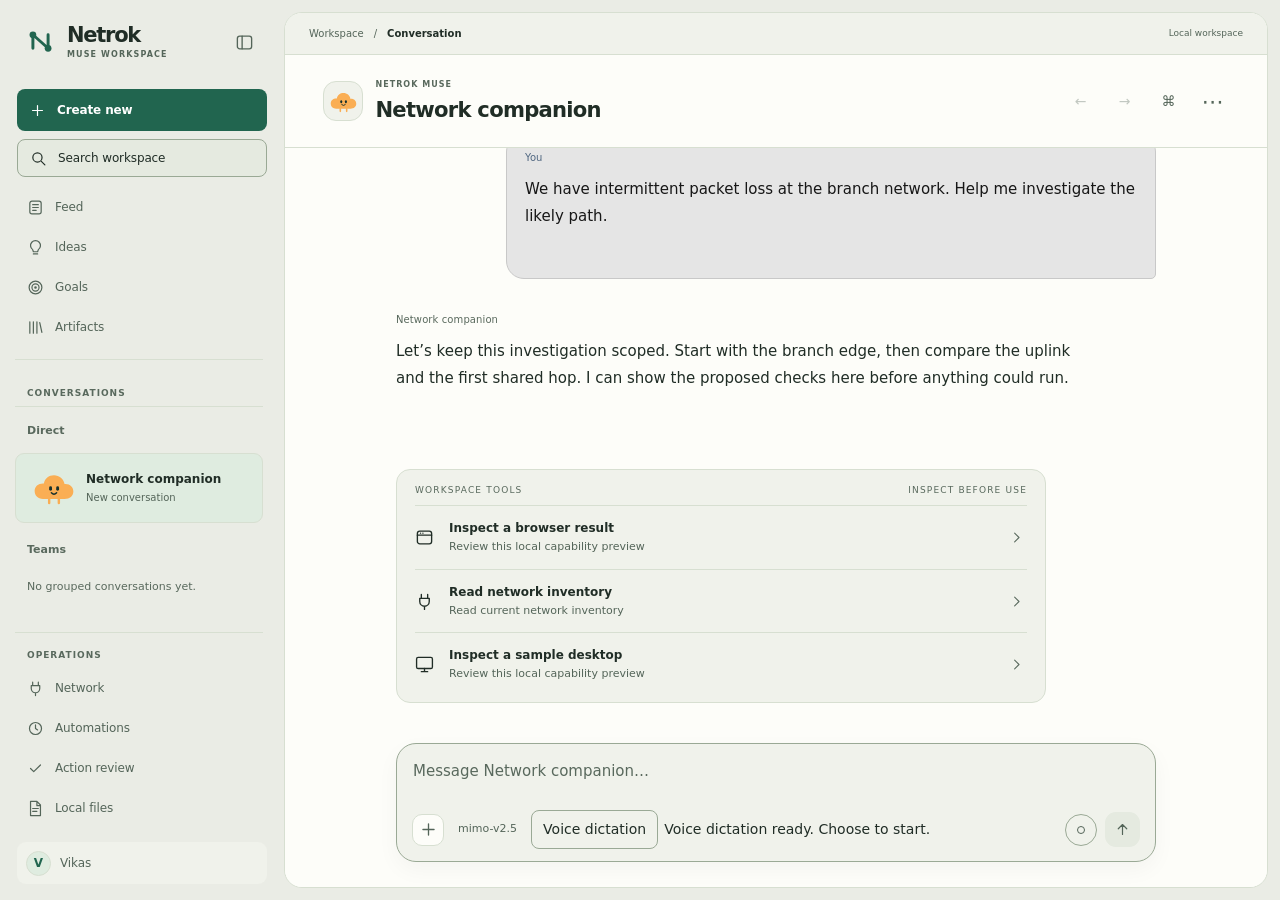
<file: polished.html>
<!doctype html>
<html lang="en" data-theme="dark">
<head>
  <meta charset="utf-8">
  <meta name="viewport" content="width=device-width, initial-scale=1">
  <meta name="theme-color" content="#101317">
  <title>Netrok Muse · Network workspace</title>
  <link rel="stylesheet" href="polished.css?revision=ux-audit-fixes-v8">
  <link rel="stylesheet" href="avatar-system/avatar.css">
  <link rel="stylesheet" href="polished-workspace-tools.css?revision=ux-audit-fixes-v8">
  <link rel="stylesheet" href="polished-automation.css?revision=automation-v1">
  <link rel="stylesheet" href="workspace-capabilities.css?revision=workspace-capabilities-v1">
  <link rel="stylesheet" href="polished-evidence-tools.css?revision=ux-audit-fixes-v8">
  <link rel="stylesheet" href="polished-files.css?revision=ux-audit-fixes-v8">
  <link rel="stylesheet" href="polished-git.css?revision=ux075-git-v1">
  <link rel="stylesheet" href="polished-terminal.css?revision=ux071-read-only-diagnostic">
  <link rel="stylesheet" href="approval-bridge-ui.css?revision=approval-bridge-v1">
  <link rel="stylesheet" href="ui-core.css?revision=mobbin-refinement-v1">
  <link rel="stylesheet" href="ui-secondary.css?revision=mobbin-refinement-v1">
  <link rel="stylesheet" href="muse-shell.css?revision=muse-redesign-v1">
  <link rel="stylesheet" href="muse-dialogs.css?revision=muse-redesign-v1">
  <link rel="stylesheet" href="muse-collections.css?revision=muse-redesign-v1">
  <link rel="stylesheet" href="muse-operations.css?revision=muse-redesign-v1">
</head>
<body class="muse-redesign">
  <div class="app-shell" id="app-shell">
    <aside class="rail expanded" id="rail" aria-label="Primary navigation">
      <div class="rail-top">
        <div class="muse-brand" aria-label="Netrok Muse"><svg class="muse-mark" viewBox="0 0 32 32" aria-hidden="true"><path d="M7 8v16M25 8v16M7 8l18 16" fill="none" stroke="currentColor" stroke-width="3.5" stroke-linecap="round"/><circle cx="7" cy="8" r="4" fill="currentColor"/><circle cx="25" cy="24" r="4" fill="currentColor"/></svg><span class="muse-brand-copy"><strong>Netrok</strong><small>MUSE WORKSPACE</small></span></div>
        <button class="icon-button rail-action" id="toggle" type="button" aria-label="Collapse sidebar" aria-expanded="true" data-icon="sidebar" data-tip="Collapse sidebar"></button>
      </div>
      <button class="nav-button muse-create" id="quick-create" type="button" aria-label="Create coworker or conversation" aria-expanded="false" data-icon="plus" data-tip="Create"><span class="nav-label">Create new</span></button>
      <button class="nav-button" id="search-nav" type="button" data-destination="Search" data-icon="search" data-tip="Search"><span class="nav-label">Search workspace</span></button>
      <div class="sidebar-scroll" id="sidebar-scroll">
      <div class="rail-group muse-workspace-nav" aria-label="Workspace views">
        <button class="nav-button" type="button" data-destination="Feed" data-icon="feed" data-tip="Feed"><span class="nav-label">Feed</span></button>
        <button class="nav-button" type="button" data-destination="Ideas" data-icon="ideas" data-tip="Ideas"><span class="nav-label">Ideas</span></button>
        <button class="nav-button" type="button" data-destination="Goals" data-icon="goals" data-tip="Goals"><span class="nav-label">Goals</span></button>
        <button class="nav-button" type="button" data-destination="Artifacts" data-icon="library" data-tip="Artifacts"><span class="nav-label">Artifacts</span></button>
      </div>
        <div class="muse-section-label">Conversations</div>
        <section class="sidebar-group" data-sidebar-group="direct">
          <button class="sidebar-group-toggle" type="button" data-group-toggle="direct" aria-expanded="true"><span>Direct</span><span class="group-chevron">⌄</span></button>
          <div class="sidebar-group-list" id="direct-list" data-group-list="direct"></div>
        </section>
        <section class="sidebar-group" data-sidebar-group="conversations">
          <button class="sidebar-group-toggle" type="button" data-group-toggle="conversations" aria-expanded="true"><span>Teams</span><span class="group-chevron">⌄</span></button>
          <div class="sidebar-group-list" id="team-list" data-group-list="conversations"></div>
        </section>
        <nav class="muse-operations-nav" aria-label="Network operations">
          <div class="muse-section-label">Operations</div>
          <button class="nav-button" type="button" data-muse-pane="plugins" data-icon="plug" data-tip="Network" aria-haspopup="dialog"><span class="nav-label">Network</span></button>
          <button class="nav-button" type="button" data-muse-pane="automation" data-icon="clock" data-tip="Automations" aria-haspopup="dialog"><span class="nav-label">Automations</span></button>
          <button class="nav-button" type="button" data-muse-pane="review" data-icon="check" data-tip="Action review" aria-haspopup="dialog"><span class="nav-label">Action review</span></button>
          <button class="nav-button" type="button" data-muse-pane="files" data-icon="document" data-tip="Local files" aria-haspopup="dialog"><span class="nav-label">Local files</span></button>
        </nav>
      </div>
      <div class="sidebar-divider" id="sidebar-resize" role="separator" tabindex="0" aria-label="Resize sidebar" aria-valuemin="220" aria-valuemax="380" aria-valuenow="260"></div>
      <button class="account-button" id="account-button" type="button" aria-expanded="false" aria-haspopup="menu"><span class="account-avatar">V</span><span class="nav-label" id="account-name">Vikas</span></button>
      <button class="nav-button rail-settings" id="settings" type="button" aria-label="Open settings" data-icon="settings" data-tip="Settings"><span class="nav-label">Settings</span></button>
    </aside>

    <main class="workspace" id="workspace">
      <header class="app-header">
        <div class="muse-breadcrumb"><span>Workspace</span><span aria-hidden="true">/</span><strong id="muse-page-label">Conversation</strong></div>
        <span class="muse-local-label">Local workspace</span>
      </header>
      <div class="workspace-body">
        <section class="center-column" id="center-column" aria-label="Conversation workspace">
          <div class="center-header">
            <button class="agent-avatar-button header-avatar-button" id="avatar" type="button" aria-label="Open coworker workspace"><span class="agent-avatar avatar-small" aria-hidden="true"></span></button>
            <div class="center-title-wrap"><span class="muse-conversation-kicker">NETROK MUSE</span><h1 id="surface">Branch network review</h1><span id="surface-context" class="surface-context" hidden></span></div>
            <button class="nav-icon" id="chat-back" type="button" aria-label="Previous conversation" title="Previous conversation" disabled>←</button>
            <button class="nav-icon" id="chat-forward" type="button" aria-label="Next conversation" title="Next conversation" disabled>→</button>
            <button class="nav-icon" id="commands-button" type="button" aria-label="Open commands" title="Commands · Ctrl+K">⌘</button>
            <button class="nav-icon thread-header-actions" id="thread-actions" type="button" aria-label="Chat actions" title="Chat actions">⋯</button>
          </div>
          <div class="conversation-find" id="conversation-find" hidden>
            <input id="conversation-find-input" type="search" aria-label="Find in conversation" placeholder="Find in conversation">
            <span id="conversation-find-count" role="status"></span>
            <button id="find-prev" type="button" aria-label="Previous match">↑</button>
            <button id="find-next" type="button" aria-label="Next match">↓</button>
            <button id="find-close" type="button" aria-label="Close find">×</button>
          </div>
          <div class="center-content" id="center-content">
            <section class="conversation" id="conversation" aria-label="Conversation" aria-live="polite"></section>
            <section class="directory" id="chat-directory" aria-label="Conversation directory" hidden></section>
            <section class="empty-view" id="empty-view" hidden></section>
            <section class="create-view" id="create-view" hidden></section>
          </div>
          <button type="button" class="jump-latest" id="jump-latest" hidden>↓ Jump to latest</button>
          <div class="composer-wrap" id="composer-wrap">
            <section class="pending-queue" id="pending-queue" hidden aria-label="Queued messages">
              <div class="queue-header">
                <div><span class="eyebrow">UP NEXT</span><strong id="queue-title">Queued messages</strong></div>
                <span class="queue-count" id="queue-count"></span>
              </div>
              <p class="queue-note" id="queue-note" role="status"></p>
              <ol class="queue-list" id="queue-list"></ol>
              <button class="button-secondary queue-resume" id="resume-queue" type="button" hidden>Resume queue</button>
            </section>
            <div id="reply-preview" class="reply-preview" hidden></div>
            <form class="composer" id="composer">
              <textarea id="draft" rows="1" aria-label="Message the selected coworkers" placeholder="Ask about your network…" autocomplete="off"></textarea>
              <div class="attachment-row" id="attachments" aria-label="Selected attachments"></div>
              <div class="composer-bottom">
                <div class="composer-actions">
                  <button class="icon-button" id="tools-menu" type="button" aria-label="Add attachments or tools" title="Add attachments or tools" aria-expanded="false" data-icon="plus"></button>
                  <button class="composer-provider-trigger" id="composer-provider-trigger" type="button" aria-haspopup="dialog" aria-label="Choose provider, model and effort" title="OpenCode · MiMo V2.5 · effort None">MiMo V2.5</button>
                </div>
                <div class="composer-submit-actions">
                  <button class="button-secondary composer-steer" id="steer" type="button" hidden>Steer next step</button>
                  <button class="context-indicator" id="context-indicator" type="button" aria-label="Context capacity unavailable" title="Context capacity is unavailable until the selected model reports its limit." data-context-state="unknown"><span aria-hidden="true"></span></button>
                  <button class="send-button" id="send" type="submit" aria-label="Send message" title="Send message" disabled data-icon="send"></button>
                </div>
              </div>
            </form>
            <p class="composer-footnote" id="chat-status" role="status"></p>
          </div>
        </section>

        <aside class="right-pane" id="right-pane" role="dialog" aria-modal="false" aria-label="Coworker workspace" hidden>
          <div id="pane-resize" tabindex="0" role="separator" aria-label="Resize work pane" aria-orientation="vertical"></div>
          <div class="pane-header"><div><span class="eyebrow">COWORKER</span><h2 id="pane-title">Coworker</h2></div><button class="icon-button" id="close-pane" type="button" aria-label="Close right workspace" title="Close workspace" data-icon="close"></button></div>
          <div class="pane-tabs" role="tablist" aria-label="Workspace views">
            <button type="button" role="tab" data-pane="agent" aria-selected="true" aria-label="Coworker workspace" title="Coworker" data-icon="avatar"><span>Coworker</span></button>
            <button type="button" role="tab" data-pane="browser" aria-selected="false" aria-label="Browser preview" title="Browser" data-icon="browser"><span>Browser</span></button>
            <button type="button" role="tab" data-pane="plugins" aria-selected="false" aria-label="Network connections" title="Plugins" data-icon="plug"><span>Network</span></button>
            <button type="button" role="tab" data-pane="computer" aria-selected="false" aria-label="Computer preview" title="Computer" data-icon="computer"><span>Computer</span></button>
            <button type="button" role="tab" data-pane="automation" aria-selected="false" aria-label="Schedules and procedures" title="Automation" data-icon="clock"><span>Automate</span></button>
          </div>
          <div class="pane-content" id="pane-content"></div>
        </aside>
      </div>
    </main>
  </div>

  <div class="popover" id="add-menu" hidden role="menu" aria-label="Composer options">
    <button type="button" role="menuitemradio" data-mode="inspect" aria-checked="true" title="Agent mode · allowlisted read-only diagnostics"><span>Agent</span></button>
    <button type="button" role="menuitemradio" data-mode="plan" aria-checked="false" title="Plan mode · proposals only, no tools"><span>Plan</span></button>
    <div class="menu-separator"></div>
    <button type="button" data-add="localfiles" data-icon="file"><span>Open local folder</span></button>
    <button type="button" data-add="files" data-icon="file"><span>Attach files</span></button>
    <button type="button" data-add="images" data-icon="image"><span>Attach images</span></button>
    <div class="menu-separator"></div>
    <button type="button" data-add="browser" data-icon="browser"><span>Use browser preview</span></button>
    <button type="button" data-add="terminal" data-icon="plug"><span>Terminal</span></button>
    <button type="button" data-add="plugins" data-icon="plug"><span>Network sandbox</span></button>
    <button type="button" data-add="review" data-icon="check"><span>Review an action</span></button>
    <button type="button" data-add="computer" data-icon="computer"><span>Use computer preview</span></button>
  </div>
  <input type="file" id="file-picker" multiple hidden>
  <input type="file" id="image-picker" accept="image/*" multiple hidden>

  <div class="popover create-popover" id="create-menu" hidden aria-label="Create in workspace">
    <button type="button" data-create="agent" data-icon="avatar"><span>New coworker</span></button>
  </div>

  <div class="popover account-menu" id="account-menu" hidden role="menu" aria-label="Account menu">
    <button type="button" data-account-action="settings" role="menuitem" data-icon="settings"><span>Settings</span></button>
    <button type="button" data-account-action="about" role="menuitem" data-icon="about"><span>About</span></button>
    <button type="button" data-account-action="help" role="menuitem" data-icon="help"><span>Help Center</span></button>
    <button type="button" data-account-action="feedback" role="menuitem" data-icon="feedback"><span>Send Feedback</span></button>
    <div class="menu-separator"></div>
    <button type="button" data-account-action="add-account" role="menuitem" data-icon="account"><span>Add Account</span></button>
    <button type="button" data-account-action="logout" role="menuitem" data-icon="logout"><span>Log out</span></button>
  </div>

  <dialog id="workspace-create-dialog" aria-labelledby="workspace-create-title">
    <div class="dialog-header"><div><span class="eyebrow">CREATE</span><h2 id="workspace-create-title">Create</h2></div><button class="icon-button" id="close-workspace-create" type="button" aria-label="Close creation dialog" data-icon="close"></button></div>
    <div class="create-dialog-body" id="create-dialog-body"></div>
  </dialog>

  <dialog id="info-dialog" aria-labelledby="info-dialog-title"><div class="dialog-header"><div><span class="eyebrow">AVEN</span><h2 id="info-dialog-title">About</h2></div><button class="icon-button" id="close-info" type="button" aria-label="Close" data-icon="close"></button></div><div class="info-dialog-body" id="info-dialog-body"></div><div class="dialog-footer"><button class="button-primary" id="info-ok" type="button">Done</button></div></dialog>

  <dialog id="settings-dialog" aria-labelledby="settings-title">
    <div class="dialog-header"><div><span class="eyebrow">WORKSPACE PREFERENCES</span><h2 id="settings-title">Settings</h2></div><button class="icon-button" id="close-settings" type="button" aria-label="Close settings" data-icon="close"></button></div>
    <div class="settings-layout"><nav class="settings-nav" id="settings-nav" aria-label="Settings categories"></nav><section class="settings-content" id="settings-content"></section></div>
    <div class="dialog-footer"><span class="dialog-status" id="settings-status" role="status"></span><button class="button-secondary" id="cancel-settings" type="button">Cancel</button><button class="button-primary" id="save-settings" type="button">Save settings</button></div>
  </dialog>

  <dialog id="search-dialog" aria-labelledby="search-title">
    <div class="search-header"><div><span class="eyebrow">WORKSPACE SEARCH</span><h2 id="search-title">Search Aven</h2></div><button class="icon-button" id="close-search" type="button" aria-label="Close search" data-icon="close"></button></div>
    <div class="search-input-wrap"><span data-icon="search" aria-hidden="true"></span><input id="global-search" type="search" aria-label="Search workspace" placeholder="Search conversations, messages, coworkers…"></div>
    <div class="search-filters" id="search-filters" aria-label="Search filters"></div><div class="search-scope"><label>Coworker<select id="search-coworker"></select></label><label>Conversation<select id="search-conversation"></select></label><button type="button" id="search-clear">Clear filters</button></div><p class="search-count" id="search-count" role="status"></p><div class="search-results" id="search-results"></div>
    <p class="dialog-note">Search uses locally saved names, messages and attachment filenames. Press Escape to close.</p>
  </dialog>

  <dialog id="command-dialog" aria-labelledby="command-title">
    <div class="dialog-header"><h2 id="command-title">Commands</h2><button id="close-commands" class="icon-button" type="button" aria-label="Close commands">×</button></div>
    <input id="command-query" type="search" aria-label="Search commands" placeholder="Find an action…" autocomplete="off">
    <div id="command-results" aria-label="Matching commands"></div>
    <p class="dialog-note">↑ ↓ to choose · Enter to open · Escape to close</p>
  </dialog>
  <div class="toast" id="toast" role="status" aria-live="polite"></div>
  <script src="avatar-system/artwork.js"></script>
  <script src="polished-avatars.js"></script>
  <script src="polished-backup.js?revision=ux-audit-fixes-v8"></script>
  <script src="polished-diagnostics.js?revision=ux-audit-fixes-v8"></script>
  <script src="polished-workspace-tools.js?revision=ux-audit-fixes-v8"></script>
  <script src="polished-automation.js?revision=automation-v1"></script>
  <script src="workspace-capabilities.js?revision=workspace-capabilities-v1"></script>
  <script src="polished-attachments.js?revision=ux-audit-fixes-v8"></script>
  <script src="polished-reliability.js?revision=ux-reliability-v1"></script>
  <script src="polished-run-state.js?revision=ux-audit-fixes-v8"></script>
  <script src="polished-evidence-tools.js?revision=ux-audit-fixes-v8"></script>
  <script src="polished-files.js?revision=ux-audit-fixes-v8"></script>
  <script src="polished-git.js?revision=ux075-git-v1"></script>
  <script src="polished-terminal.js?revision=ux071-read-only-diagnostic"></script>
  <script src="provider-picker.js?revision=provider-contract-v1"></script>
  <script src="polished-approval-workflow.js?revision=workflow-v1"></script>
  <script src="approval-bridge-ui.js?revision=approval-bridge-v1"></script>
  <script src="polished.js?revision=muse-redesign-v1"></script>
</body>
</html>
</file>
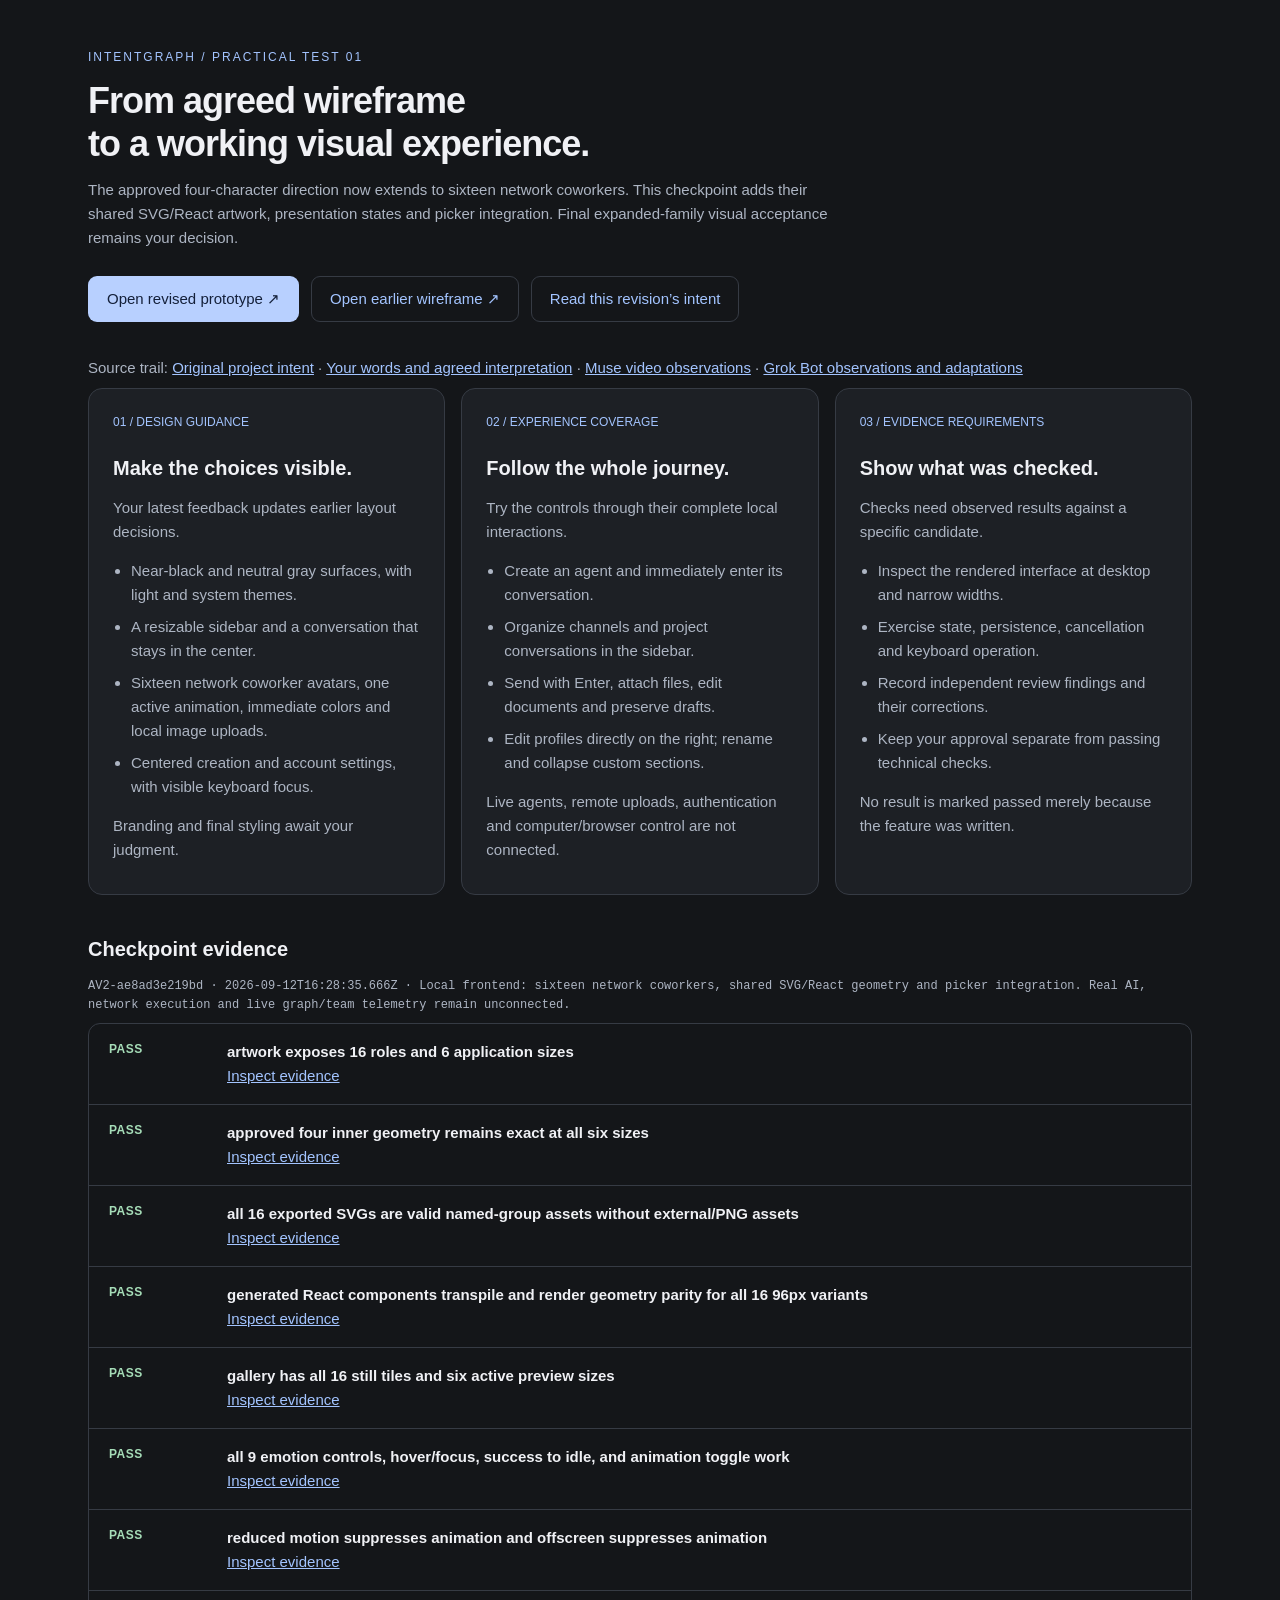
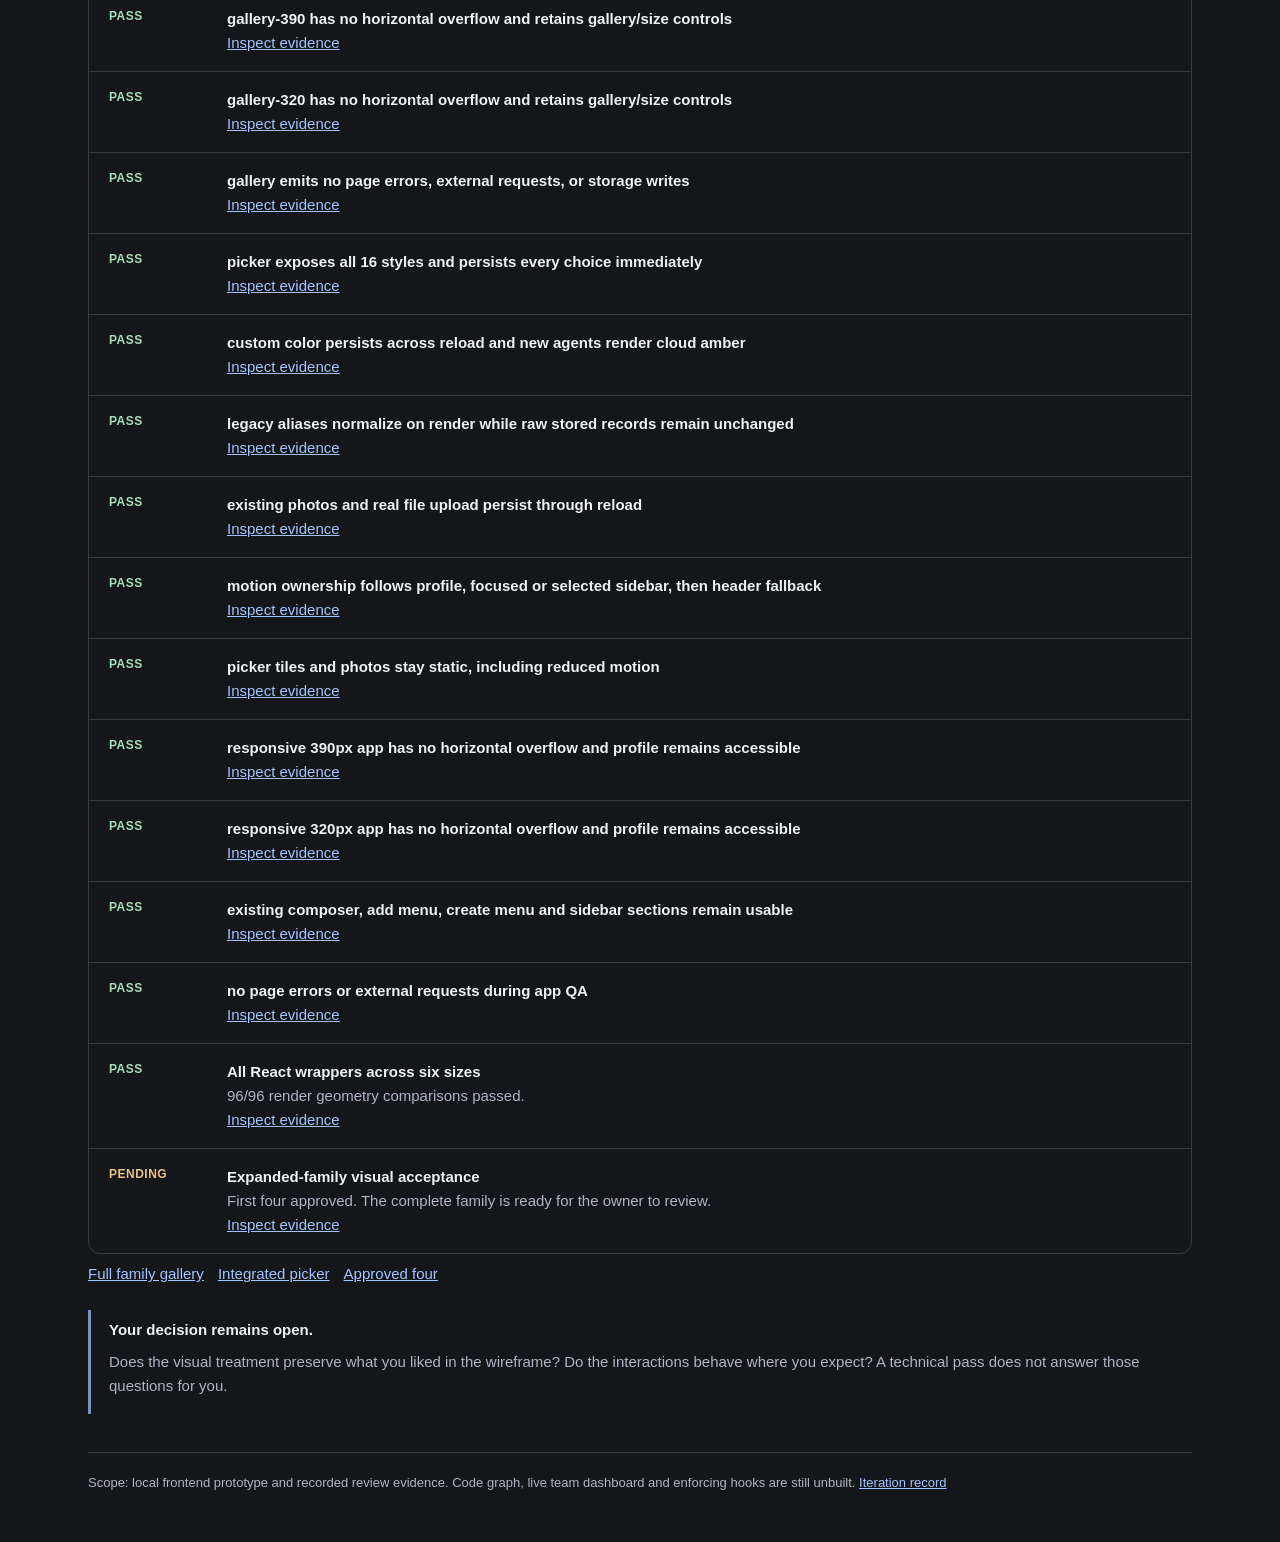
<file: prototype-review.html>
<!doctype html>
<html lang="en"><head><meta charset="utf-8"><meta name="viewport" content="width=device-width,initial-scale=1"><title>Aven · IntentGraph prototype review</title>
<style>
:root{color-scheme:dark;--bg:#141619;--panel:#1d2025;--line:#363b44;--text:#f0f1f5;--muted:#adb5c3;--accent:#a3c4ff}*{box-sizing:border-box}body{margin:0;background:var(--bg);color:var(--text);font:15px/1.6 'Segoe UI',sans-serif}main{max-width:1160px;margin:auto;padding:48px 28px}h1{font-size:36px;letter-spacing:-1px;line-height:1.2;margin:12px 0}h2{font-size:20px;margin:0 0 12px}p{margin:8px 0;color:var(--muted)}a{color:var(--accent)}a:focus-visible,button:focus-visible{outline:3px solid var(--accent);outline-offset:4px}.eyebrow{font-size:12px;letter-spacing:2px;color:var(--accent)}.intro{max-width:760px}.actions{display:flex;gap:12px;flex-wrap:wrap;margin:26px 0 34px}.actions a{display:inline-block;text-decoration:none;padding:10px 18px;border:1px solid var(--line);border-radius:9px}.actions a:first-child{background:#b8d0ff;color:#14203a;border-color:transparent}.layers{display:grid;grid-template-columns:repeat(3,minmax(0,1fr));gap:16px}article{padding:24px;background:var(--panel);border:1px solid var(--line);border-radius:14px}article .number{font-size:12px;color:var(--accent);display:block;margin-bottom:20px}ul{padding-left:18px;color:var(--muted)}li{margin:8px 0}.section{margin-top:38px}.evidence{border:1px solid var(--line);border-radius:12px;overflow:hidden}.result{display:grid;grid-template-columns:100px 1fr;gap:18px;padding:16px 20px;border-top:1px solid var(--line)}.result:first-child{border-top:0}.result strong{font-size:12px;letter-spacing:.5px}.result p{margin:0}.pending{color:#e8c287}.pass{color:#a6ddb8}.fail{color:#ffb4b4}.links{display:flex;gap:14px;flex-wrap:wrap;margin-top:8px}.note{border-left:3px solid #7994bd;padding:8px 18px;margin-top:24px}.candidate{font:12px/1.6 Consolas,monospace;overflow-wrap:anywhere}footer{margin-top:38px;padding-top:20px;border-top:1px solid var(--line);font-size:13px;color:var(--muted)}@media(max-width:800px){.layers{grid-template-columns:1fr}main{padding:28px 18px}h1{font-size:28px}.result{grid-template-columns:1fr;gap:6px}}
</style></head><body><main>
<div class="eyebrow">INTENTGRAPH / PRACTICAL TEST 01</div><h1>From agreed wireframe<br>to a working visual experience.</h1>
<p class="intro">The approved four-character direction now extends to sixteen network coworkers. This checkpoint adds their shared SVG/React artwork, presentation states and picker integration. Final expanded-family visual acceptance remains your decision.</p>
<div class="actions"><a href="polished.html">Open revised prototype ↗</a><a href="intent-map.html">Open earlier wireframe ↗</a><a href=".intentgraph/avatar-family.md">Read this revision’s intent</a></div>
<p>Source trail: <a href=".intentgraph/project.md">Original project intent</a> · <a href=".intentgraph/visual-map.json">Your words and agreed interpretation</a> · <a href=".intentgraph/reference-video-01.md">Muse video observations</a> · <a href=".intentgraph/reference-grokbot-01.md">Grok Bot observations and adaptations</a></p>
<div class="layers">
<article><span class="number">01 / DESIGN GUIDANCE</span><h2>Make the choices visible.</h2><p>Your latest feedback updates earlier layout decisions.</p><ul><li>Near-black and neutral gray surfaces, with light and system themes.</li><li>A resizable sidebar and a conversation that stays in the center.</li><li>Sixteen network coworker avatars, one active animation, immediate colors and local image uploads.</li><li>Centered creation and account settings, with visible keyboard focus.</li></ul><p>Branding and final styling await your judgment.</p></article>
<article><span class="number">02 / EXPERIENCE COVERAGE</span><h2>Follow the whole journey.</h2><p>Try the controls through their complete local interactions.</p><ul><li>Create an agent and immediately enter its conversation.</li><li>Organize channels and project conversations in the sidebar.</li><li>Send with Enter, attach files, edit documents and preserve drafts.</li><li>Edit profiles directly on the right; rename and collapse custom sections.</li></ul><p>Live agents, remote uploads, authentication and computer/browser control are not connected.</p></article>
<article><span class="number">03 / EVIDENCE REQUIREMENTS</span><h2>Show what was checked.</h2><p>Checks need observed results against a specific candidate.</p><ul><li>Inspect the rendered interface at desktop and narrow widths.</li><li>Exercise state, persistence, cancellation and keyboard operation.</li><li>Record independent review findings and their corrections.</li><li>Keep your approval separate from passing technical checks.</li></ul><p>No result is marked passed merely because the feature was written.</p></article>
</div>
<section class="section"><h2>Checkpoint evidence</h2><p id="identity" class="candidate">Candidate verification pending.</p><div class="evidence" id="results"><div class="result"><strong class="pending">PENDING</strong><p>Avatar family integration verification is in progress.</p></div></div><div id="captures" class="links"></div><div class="note"><strong>Your decision remains open.</strong><p>Does the visual treatment preserve what you liked in the wireframe? Do the interactions behave where you expect? A technical pass does not answer those questions for you.</p></div></section>
<footer>Scope: local frontend prototype and recorded review evidence. Code graph, live team dashboard and enforcing hooks are still unbuilt. <a href=".intentgraph/iteration-summary.md">Iteration record</a></footer>
</main><script>
fetch('.intentgraph/polished-evidence.json').then(r=>{if(!r.ok)throw Error('Evidence pending');return r.json()}).then(data=>{
 document.getElementById('identity').textContent=data.candidate+' · '+data.capturedAt+' · '+data.scope;
 const rows=data.checks.map(c=>{const row=document.createElement('div');row.className='result';const status=document.createElement('strong');status.className=c.status==='PASS'?'pass':c.status==='FAIL'?'fail':'pending';status.textContent=c.status;const body=document.createElement('div'),name=document.createElement('b'),detail=document.createElement('p');name.textContent=c.name;detail.textContent=c.detail;body.append(name,detail);if(c.evidence){const link=document.createElement('a');link.href=c.evidence;link.textContent='Inspect evidence';body.append(link);}row.append(status,body);return row;});document.getElementById('results').replaceChildren(...rows);
 for(const c of data.captures||[]){const a=document.createElement('a');a.href=c.path;a.textContent=c.label;document.getElementById('captures').append(a);}
}).catch(()=>{});
</script></body></html>
</file>
<file: styles.css>
:root {
  color-scheme: light;
  --canvas: #f7f7f5;
  --sidebar: #f0efeb;
  --surface: #ffffff;
  --surface-soft: #f6f6f4;
  --surface-tint: #eff4ff;
  --ink: #1d2330;
  --ink-soft: #4d5665;
  --muted: #7e8796;
  --faint: #aab1bb;
  --line: #e4e6e8;
  --line-strong: #d6dae0;
  --blue: #3574e8;
  --blue-dark: #235cc8;
  --blue-soft: #e9f0ff;
  --blue-wash: #f4f7ff;
  --green: #2d9b77;
  --green-soft: #e9f7f1;
  --red: #b74e5b;
  --red-soft: #fff0f1;
  --shadow-sm: 0 2px 10px rgba(33, 41, 56, .045);
  --shadow-md: 0 16px 42px rgba(28, 38, 55, .13);
  --radius-sm: 8px;
  --radius-md: 14px;
  --radius-lg: 20px;
  --radius-pill: 999px;
  --sidebar-width: 238px;
  --drawer-width: 370px;
  font-family: Inter, ui-sans-serif, -apple-system, BlinkMacSystemFont, "Segoe UI", sans-serif;
}

body[data-theme="dark"] {
  color-scheme: dark;
  --canvas: #161a20;
  --sidebar: #1b2028;
  --surface: #202630;
  --surface-soft: #252c36;
  --surface-tint: #202e48;
  --ink: #f0f3f7;
  --ink-soft: #c0c8d3;
  --muted: #99a4b3;
  --faint: #748091;
  --line: #313a47;
  --line-strong: #424e5d;
  --blue: #7ba6ff;
  --blue-dark: #99baff;
  --blue-soft: #263c67;
  --blue-wash: #1b2a45;
  --green: #6dd0aa;
  --green-soft: #1a3a31;
  --red: #f095a0;
  --red-soft: #43262d;
  --shadow-sm: 0 2px 12px rgba(0, 0, 0, .18);
  --shadow-md: 0 18px 48px rgba(0, 0, 0, .42);
}

@media (prefers-color-scheme: dark) {
  body:not([data-theme="light"]) {
    --canvas: #161a20;
    --sidebar: #1b2028;
    --surface: #202630;
    --surface-soft: #252c36;
    --surface-tint: #202e48;
    --ink: #f0f3f7;
    --ink-soft: #c0c8d3;
    --muted: #99a4b3;
    --faint: #748091;
    --line: #313a47;
    --line-strong: #424e5d;
    --blue: #7ba6ff;
    --blue-dark: #99baff;
    --blue-soft: #263c67;
    --blue-wash: #1b2a45;
    --green: #6dd0aa;
    --green-soft: #1a3a31;
    --red: #f095a0;
    --red-soft: #43262d;
    --shadow-sm: 0 2px 12px rgba(0, 0, 0, .18);
    --shadow-md: 0 18px 48px rgba(0, 0, 0, .42);
  }
}

* { box-sizing: border-box; }
html, body { height: 100%; }
body {
  margin: 0;
  background: var(--canvas);
  color: var(--ink);
  overflow: hidden;
  -webkit-font-smoothing: antialiased;
  transition: background-color .2s ease, color .2s ease;
}
button, input, textarea { font: inherit; }
button { color: inherit; }
button, a { -webkit-tap-highlight-color: transparent; }
button:focus-visible, a:focus-visible, input:focus-visible, textarea:focus-visible { outline: 3px solid color-mix(in srgb, var(--blue) 35%, transparent); outline-offset: 2px; }
.svg-sprite { position: absolute; width: 0; height: 0; overflow: hidden; }
svg { fill: none; stroke: currentColor; stroke-linecap: round; stroke-linejoin: round; stroke-width: 1.7; }
.sr-only { position: absolute; width: 1px; height: 1px; margin: -1px; overflow: hidden; clip: rect(0, 0, 0, 0); white-space: nowrap; border: 0; }

.app-shell { display: grid; grid-template-columns: var(--sidebar-width) minmax(0, 1fr); height: 100dvh; min-width: 0; position: relative; }
.sidebar { background: var(--sidebar); border-right: 1px solid var(--line); display: flex; flex-direction: column; min-width: 0; padding: 25px 14px 14px; position: relative; z-index: 20; }
.brand-lockup { display: flex; align-items: center; gap: 10px; padding: 0 11px; }
.brand-mark { width: 30px; height: 30px; border-radius: 10px; position: relative; background: var(--ink); color: var(--sidebar); flex: 0 0 auto; }
.brand-mark span { position: absolute; height: 4px; width: 4px; border: 1.5px solid currentColor; border-radius: 50%; }
.brand-mark span:nth-child(1) { left: 7px; top: 7px; }.brand-mark span:nth-child(2) { left: 19px; top: 7px; }.brand-mark span:nth-child(3) { left: 7px; top: 19px; }
.brand-mark i { display: block; position: absolute; width: 13px; height: 13px; left: 11px; top: 11px; border-left: 1.5px solid currentColor; border-bottom: 1.5px solid currentColor; transform: rotate(-45deg); }
.brand-name { display: flex; gap: 5px; align-items: baseline; letter-spacing: .07em; }
.brand-name span { font-size: 11px; font-weight: 700; color: var(--muted); }
.brand-name strong { font-size: 18px; letter-spacing: -.035em; font-weight: 740; }
.prototype-chip { align-self: flex-start; display: inline-flex; align-items: center; gap: 7px; margin: 22px 10px 21px; color: var(--muted); font-size: 10px; font-weight: 730; letter-spacing: .075em; text-transform: uppercase; }
.chip-dot, .status-dot { width: 6px; height: 6px; border-radius: 50%; display: inline-block; background: var(--blue); box-shadow: 0 0 0 3px color-mix(in srgb, var(--blue) 13%, transparent); }
.side-profile { display: flex; align-items: center; gap: 10px; background: color-mix(in srgb, var(--surface) 35%, transparent); border: 1px solid color-mix(in srgb, var(--line) 65%, transparent); border-radius: 13px; padding: 9px 9px; margin: 0 1px 27px; min-width: 0; }
.side-profile-copy, .user-row > div:last-of-type { min-width: 0; display: flex; flex-direction: column; gap: 2px; }
.side-profile-copy strong, .user-row strong { font-size: 12px; font-weight: 700; overflow: hidden; text-overflow: ellipsis; white-space: nowrap; }
.side-profile-copy span, .user-row span { color: var(--muted); font-size: 10px; white-space: nowrap; }
.avatar { overflow: hidden; border-radius: 50%; flex: 0 0 auto; background: var(--blue-soft); }
.avatar svg { display: block; width: 100%; height: 100%; stroke: none; }
.avatar-small { width: 30px; height: 30px; }
.online-dot { width: 7px; height: 7px; background: var(--green); border: 2px solid var(--sidebar); border-radius: 50%; margin-left: auto; flex: 0 0 auto; }
.nav-list { display: flex; flex-direction: column; gap: 3px; }
.nav-item, .reference-link { appearance: none; border: 0; background: transparent; width: 100%; display: flex; align-items: center; text-align: left; gap: 12px; border-radius: 10px; cursor: pointer; }
.nav-item { min-height: 42px; padding: 0 11px; color: var(--muted); font-size: 13px; font-weight: 590; transition: background .15s ease, color .15s ease; }
.nav-item svg, .reference-link svg { width: 17px; height: 17px; flex: 0 0 auto; stroke-width: 1.8; }
.nav-item:hover, .reference-link:hover { background: color-mix(in srgb, var(--surface) 75%, transparent); color: var(--ink-soft); }
.nav-item.is-active { background: var(--surface); color: var(--ink); box-shadow: var(--shadow-sm); }
.nav-item.is-active svg { color: var(--blue); }
.nav-item em { margin-left: auto; border-radius: var(--radius-pill); background: var(--blue-soft); color: var(--blue-dark); font-size: 10px; font-style: normal; line-height: 20px; min-width: 20px; text-align: center; }
.sidebar-lower { margin-top: auto; }
.reference-link { color: var(--muted); font-size: 11px; padding: 11px 10px; margin-bottom: 13px; }
.user-row { display: flex; align-items: center; gap: 9px; border-top: 1px solid var(--line); padding: 15px 7px 0; }
.user-initials { width: 28px; height: 28px; background: var(--ink); color: var(--sidebar); border-radius: 9px; display: grid; place-items: center; font-size: 9px; font-weight: 800; letter-spacing: .02em; }
.user-menu-dot { letter-spacing: 2px; margin-left: auto; line-height: 10px; font-size: 12px !important; }

.main-pane { display: flex; flex-direction: column; min-width: 0; min-height: 0; background: var(--canvas); }
.topbar { height: 86px; flex: 0 0 auto; border-bottom: 1px solid var(--line); display: flex; align-items: center; padding: 0 34px; gap: 14px; }
.topbar-heading { min-width: 0; }
.eyebrow { color: var(--muted); font-size: 10px; font-weight: 760; letter-spacing: .12em; line-height: 1.25; margin: 0 0 7px; text-transform: uppercase; }
.eyebrow span { margin: 0 5px; color: var(--faint); }
.topbar h1 { font-size: 18px; letter-spacing: -.025em; line-height: 1.2; margin: 0; font-weight: 690; }
.topbar-actions { display: flex; align-items: center; gap: 11px; margin-left: auto; }
.status-pill, .lab-label { display: inline-flex; align-items: center; gap: 8px; color: var(--muted); font-size: 10px; font-weight: 650; letter-spacing: .035em; white-space: nowrap; }
.status-pill { border: 1px solid var(--line); background: var(--surface); border-radius: var(--radius-pill); padding: 8px 11px; }
.status-pill .status-dot { background: var(--green); box-shadow: 0 0 0 3px var(--green-soft); }
.icon-button { width: 34px; height: 34px; display: inline-grid; place-items: center; border: 1px solid var(--line); border-radius: 10px; background: var(--surface); color: var(--muted); cursor: pointer; transition: color .15s ease, border-color .15s ease, background .15s ease; }
.icon-button:hover { color: var(--ink); border-color: var(--line-strong); background: var(--surface-soft); }
.icon-button svg { width: 17px; height: 17px; }
.mobile-menu { display: none; }

.view-container { min-height: 0; flex: 1; overflow: hidden; position: relative; }
.view { height: 100%; min-height: 0; }
.view[hidden] { display: none; }
.conversation-view { overflow: hidden; }
.conversation-inner { height: 100%; width: 100%; margin: 0; padding: 28px 28px 19px; display: flex; flex-direction: column; min-width: 0; }
.conversation-intro { display: flex; gap: 24px; align-items: flex-end; justify-content: space-between; padding: 3px 4px 18px; }
.conversation-intro h2, .page-hero h2 { font-size: clamp(24px, 2.55vw, 33px); letter-spacing: -.045em; line-height: 1.08; margin: 0; font-weight: 710; }
.intro-copy, .page-hero p { color: var(--ink-soft); line-height: 1.55; font-size: 13px; margin: 9px 0 0; }
.lab-label { background: var(--surface); border: 1px solid var(--line); border-radius: var(--radius-pill); padding: 8px 11px; align-self: center; }
.lab-label span { width: 6px; height: 6px; border-radius: 50%; border: 1px solid var(--blue); background: var(--blue-soft); }
.sample-note { display: flex; gap: 9px; align-items: flex-start; color: var(--ink-soft); background: var(--surface-tint); border: 1px solid color-mix(in srgb, var(--blue) 18%, var(--line)); border-radius: 11px; font-size: 11px; line-height: 1.45; padding: 10px 12px; }
.sample-note svg { width: 15px; height: 15px; color: var(--blue); flex: 0 0 auto; margin-top: 1px; }
.chat-scroll { flex: 1; min-height: 120px; overflow-y: auto; padding: 25px 7px 22px; scrollbar-color: var(--line-strong) transparent; scrollbar-width: thin; }
.chat-scroll::-webkit-scrollbar, .drawer-body::-webkit-scrollbar { width: 6px; }.chat-scroll::-webkit-scrollbar-thumb, .drawer-body::-webkit-scrollbar-thumb { background: var(--line-strong); border-radius: 10px; }
.message-row { display: flex; gap: 10px; margin: 0 0 21px; max-width: 810px; }
.message-row.user { justify-content: flex-end; margin-left: auto; }
.assistant-avatar { width: 29px; height: 29px; margin-top: 2px; }
.message-content { min-width: 0; max-width: 100%; }
.message-bubble { border-radius: 5px 16px 16px 16px; color: var(--ink); font-size: 13px; line-height: 1.62; }
.message-row.assistant .message-bubble { background: transparent; max-width: 690px; }
.message-row.user .message-bubble { background: var(--surface); border: 1px solid var(--line); border-radius: 16px 5px 16px 16px; box-shadow: var(--shadow-sm); max-width: min(500px, 82vw); padding: 11px 15px; }
.message-label { color: var(--muted); font-size: 9px; font-weight: 760; letter-spacing: .105em; margin: 0 0 7px; text-transform: uppercase; }
.message-row.assistant p { margin: 0 0 11px; }.message-row.assistant p:last-child { margin-bottom: 0; }
.message-meta { color: var(--faint); font-size: 10px; margin-top: 6px; }
.artifact-grid { display: grid; grid-template-columns: repeat(2, minmax(0, 1fr)); gap: 10px; margin: 15px 0 13px; max-width: 590px; }
.artifact-card { appearance: none; display: flex; flex-direction: column; gap: 9px; text-align: left; border: 1px solid var(--line); border-radius: 13px; background: var(--surface); box-shadow: var(--shadow-sm); color: var(--ink); padding: 12px; cursor: pointer; transition: border-color .15s ease, transform .15s ease, box-shadow .15s ease; }
.artifact-card:hover { border-color: color-mix(in srgb, var(--blue) 45%, var(--line)); box-shadow: 0 7px 22px rgba(43, 84, 145, .1); transform: translateY(-1px); }
.artifact-visual { height: 56px; border-radius: 9px; background: var(--blue-wash); position: relative; overflow: hidden; }
.artifact-visual.topology::before, .artifact-visual.topology::after { content: ""; position: absolute; height: 1px; background: color-mix(in srgb, var(--blue) 45%, transparent); top: 28px; left: 24px; right: 24px; }
.artifact-visual.topology::after { transform: rotate(-23deg); left: 51%; right: 11%; top: 21px; }
.topology-node { width: 11px; height: 11px; border-radius: 50%; background: var(--surface); border: 2px solid var(--blue); position: absolute; top: 23px; box-shadow: 0 0 0 4px color-mix(in srgb, var(--blue) 10%, transparent); }
.topology-node.one { left: 18px; }.topology-node.two { left: 48%; }.topology-node.three { right: 19px; border-color: var(--green); }
.artifact-visual.errors { display: flex; align-items: flex-end; gap: 4px; padding: 12px 15px; }
.artifact-visual.errors span { flex: 1; min-width: 4px; border-radius: 4px 4px 1px 1px; background: color-mix(in srgb, var(--blue) 48%, var(--surface)); }.artifact-visual.errors span:nth-child(1) { height: 27%; }.artifact-visual.errors span:nth-child(2) { height: 43%; }.artifact-visual.errors span:nth-child(3) { height: 36%; }.artifact-visual.errors span:nth-child(4) { height: 65%; background: color-mix(in srgb, var(--blue) 65%, var(--surface)); }.artifact-visual.errors span:nth-child(5) { height: 90%; background: color-mix(in srgb, var(--red) 70%, var(--surface)); }.artifact-visual.errors span:nth-child(6) { height: 68%; background: color-mix(in srgb, var(--blue) 56%, var(--surface)); }
.artifact-title { display: block; font-size: 12px; font-weight: 690; line-height: 1.3; }.artifact-meta { display: block; color: var(--muted); font-size: 10px; line-height: 1.35; margin-top: 3px; }.artifact-arrow { color: var(--blue); margin-left: auto; font-size: 15px; }
.review-button { align-self: flex-start; display: inline-flex; align-items: center; gap: 9px; border: 0; border-radius: var(--radius-pill); background: var(--ink); color: var(--surface); padding: 10px 14px; cursor: pointer; font-size: 11px; font-weight: 700; transition: transform .15s ease, opacity .15s ease; }
.review-button:hover { opacity: .88; transform: translateY(-1px); }.review-button svg { width: 14px; height: 14px; }
.composer-zone { flex: 0 0 auto; padding-top: 3px; }.composer { border: 1px solid var(--line-strong); background: var(--surface); border-radius: 16px; box-shadow: 0 4px 20px rgba(36, 48, 67, .045); overflow: hidden; transition: border-color .15s ease, box-shadow .15s ease; }.composer:focus-within { border-color: color-mix(in srgb, var(--blue) 65%, var(--line)); box-shadow: 0 4px 25px color-mix(in srgb, var(--blue) 10%, transparent); }
#composer-input { width: 100%; display: block; border: 0; outline: 0; resize: none; max-height: 132px; min-height: 54px; padding: 16px 17px 6px; background: transparent; color: var(--ink); font-size: 13px; line-height: 1.5; }.composer textarea::placeholder { color: var(--faint); }
.composer-bottom { display: flex; align-items: center; justify-content: space-between; gap: 10px; padding: 6px 9px 9px 16px; }.composer-hint { color: var(--faint); font-size: 10px; }.send-button { display: inline-flex; align-items: center; gap: 7px; border: 0; border-radius: 9px; background: var(--blue); color: #fff; cursor: pointer; padding: 8px 12px; font-size: 11px; font-weight: 700; }.send-button:hover { background: var(--blue-dark); }.send-button svg { width: 14px; height: 14px; }.composer-footnote { color: var(--faint); font-size: 10px; margin: 8px 1px 0; text-align: center; }

.page-view { overflow-y: auto; }.page-inner { max-width: 820px; margin: 0 auto; padding: 50px 28px 70px; }.page-hero { margin-bottom: 23px; }.page-hero p { max-width: 600px; }.page-hero h2 { max-width: 550px; }.page-inner > .sample-note { margin-bottom: 22px; }
.goals-list { display: grid; gap: 10px; }.goal-card { display: flex; gap: 15px; align-items: flex-start; border: 1px solid var(--line); border-radius: 15px; background: var(--surface); box-shadow: var(--shadow-sm); padding: 17px; }.goal-check { appearance: none; margin: 1px 0 0; width: 20px; height: 20px; border: 1.5px solid var(--line-strong); border-radius: 7px; cursor: pointer; position: relative; flex: 0 0 auto; }.goal-check:checked { background: var(--blue); border-color: var(--blue); }.goal-check:checked::after { content: ""; position: absolute; left: 5px; top: 2px; width: 6px; height: 10px; border: solid white; border-width: 0 1.5px 1.5px 0; transform: rotate(45deg); }.goal-card h3 { font-size: 13px; margin: 0 0 4px; }.goal-card p { color: var(--ink-soft); font-size: 11px; line-height: 1.5; margin: 0; }.goal-card.is-done h3 { color: var(--muted); text-decoration: line-through; }.goal-tag { margin-left: auto; border-radius: var(--radius-pill); color: var(--muted); border: 1px solid var(--line); font-size: 9px; letter-spacing: .06em; padding: 5px 8px; text-transform: uppercase; white-space: nowrap; }
.activity-list { border-top: 1px solid var(--line); }.activity-item { display: grid; grid-template-columns: 25px minmax(0, 1fr) auto; gap: 13px; padding: 16px 0; border-bottom: 1px solid var(--line); align-items: flex-start; }.activity-marker { width: 25px; height: 25px; border-radius: 50%; display: grid; place-items: center; color: var(--blue); background: var(--blue-soft); }.activity-marker svg { width: 13px; height: 13px; }.activity-item strong { font-size: 12px; display: block; margin: 1px 0 4px; }.activity-item p { color: var(--muted); font-size: 11px; line-height: 1.45; margin: 0; }.activity-item time { color: var(--faint); font-size: 10px; white-space: nowrap; }.empty-state { padding: 34px 0; color: var(--muted); font-size: 12px; }

.detail-drawer { position: fixed; z-index: 40; right: 0; top: 0; bottom: 0; width: min(var(--drawer-width), 100vw); background: var(--surface); border-left: 1px solid var(--line); box-shadow: -15px 0 40px rgba(23, 32, 50, .09); display: flex; flex-direction: column; transform: translateX(102%); transition: transform .24s cubic-bezier(.22, .61, .36, 1); }.app-shell.drawer-open .detail-drawer { transform: translateX(0); }.drawer-scrim { position: fixed; z-index: 30; inset: 0; background: rgba(20, 28, 40, .2); opacity: 0; pointer-events: none; transition: opacity .2s ease; }.app-shell.drawer-open .drawer-scrim { opacity: 1; pointer-events: auto; }
@media (min-width: 1100px) { .main-pane { transition: margin-right .24s cubic-bezier(.22, .61, .36, 1); }.app-shell.drawer-open .main-pane { margin-right: var(--drawer-width); }.app-shell.drawer-open .drawer-scrim { opacity: 0; pointer-events: none; } }
.drawer-header { display: flex; align-items: flex-start; justify-content: space-between; gap: 16px; padding: 26px 23px 18px; border-bottom: 1px solid var(--line); }.drawer-header h2, .modal h2 { letter-spacing: -.035em; font-size: 21px; line-height: 1.1; margin: 0; }.drawer-tabs { display: flex; gap: 18px; padding: 0 23px; border-bottom: 1px solid var(--line); }.drawer-tabs button { appearance: none; border: 0; background: transparent; color: var(--muted); cursor: pointer; font-size: 11px; font-weight: 700; padding: 13px 0 11px; position: relative; }.drawer-tabs button[aria-selected="true"] { color: var(--ink); }.drawer-tabs button[aria-selected="true"]::after { content: ""; position: absolute; left: 0; right: 0; bottom: -1px; height: 2px; background: var(--blue); border-radius: 2px; }.drawer-body { flex: 1; overflow-y: auto; padding: 22px 23px 30px; }.drawer-lead { color: var(--ink-soft); font-size: 12px; line-height: 1.55; margin: 0 0 20px; }.drawer-section-label { color: var(--muted); font-size: 9px; font-weight: 760; letter-spacing: .1em; margin: 24px 0 10px; text-transform: uppercase; }.topology-figure { height: 150px; background: var(--blue-wash); border: 1px solid color-mix(in srgb, var(--blue) 15%, var(--line)); border-radius: 13px; overflow: hidden; margin: 0; }.topology-figure svg { width: 100%; height: 100%; stroke-width: 1.4; }.topology-figure text { fill: var(--ink-soft); stroke: none; font-family: inherit; font-size: 10px; }.drawer-artifact { display: flex; align-items: center; justify-content: space-between; gap: 12px; border: 1px solid var(--line); border-radius: 11px; padding: 11px 12px; margin-top: 9px; }.drawer-artifact strong { display: block; font-size: 11px; margin-bottom: 3px; }.drawer-artifact span { color: var(--muted); font-size: 10px; }.drawer-artifact svg { color: var(--blue); width: 15px; height: 15px; }
.plan-card { border: 1px solid var(--line); border-radius: 14px; background: var(--surface-soft); padding: 15px; }.plan-kicker { display: flex; align-items: center; justify-content: space-between; gap: 8px; margin-bottom: 12px; }.plan-kicker span { color: var(--blue); font-size: 9px; font-weight: 760; letter-spacing: .1em; text-transform: uppercase; }.decision-badge { border-radius: var(--radius-pill); padding: 4px 7px; color: var(--muted); background: var(--surface); border: 1px solid var(--line); font-size: 9px; font-weight: 700; }.decision-badge.approved { color: var(--green); border-color: color-mix(in srgb, var(--green) 35%, var(--line)); background: var(--green-soft); }.decision-badge.rejected { color: var(--red); border-color: color-mix(in srgb, var(--red) 35%, var(--line)); background: var(--red-soft); }.plan-card h3 { font-size: 15px; line-height: 1.25; margin: 0 0 12px; }.plan-detail { display: grid; grid-template-columns: 78px 1fr; gap: 8px; margin: 0; font-size: 10px; line-height: 1.45; }.plan-detail dt { color: var(--muted); }.plan-detail dd { color: var(--ink-soft); margin: 0; }.simulation-note { display: flex; gap: 8px; color: var(--ink-soft); background: var(--surface-tint); border-radius: 9px; font-size: 10px; line-height: 1.45; margin: 14px 0 15px; padding: 10px; }.simulation-note svg { color: var(--blue); width: 14px; height: 14px; flex: 0 0 auto; }.decision-actions { display: grid; grid-template-columns: 1fr 1fr; gap: 8px; }.button-primary, .button-secondary, .button-danger { appearance: none; display: inline-flex; align-items: center; justify-content: center; gap: 7px; border-radius: 9px; cursor: pointer; font-size: 11px; font-weight: 700; padding: 10px 12px; }.button-primary svg, .button-secondary svg, .button-danger svg { width: 14px; height: 14px; flex: 0 0 auto; }.button-primary { border: 1px solid var(--blue); background: var(--blue); color: #fff; }.button-primary:hover { background: var(--blue-dark); border-color: var(--blue-dark); }.button-secondary { border: 1px solid var(--line-strong); background: var(--surface); color: var(--ink-soft); }.button-secondary:hover { border-color: var(--blue); color: var(--blue); }.button-danger { border: 1px solid color-mix(in srgb, var(--red) 30%, var(--line)); background: var(--surface); color: var(--red); }.button-danger:hover { background: var(--red-soft); }.button-primary:disabled, .button-secondary:disabled, .button-danger:disabled { opacity: .48; cursor: not-allowed; }.decision-result { margin-top: 12px; border-radius: 10px; padding: 10px; background: var(--green-soft); color: var(--green); font-size: 10px; line-height: 1.45; }.decision-result.rejected { background: var(--red-soft); color: var(--red); }.alternate-plan { width: 100%; margin-top: 12px; }.drawer-footer-note { color: var(--faint); font-size: 10px; line-height: 1.5; margin: 22px 0 0; }

.modal-backdrop { position: fixed; z-index: 60; inset: 0; display: grid; place-items: center; padding: 20px; background: rgba(22, 29, 42, .35); backdrop-filter: blur(4px); }.modal-backdrop[hidden] { display: none; }.modal { width: min(100%, 470px); max-height: calc(100dvh - 40px); overflow: auto; background: var(--surface); border: 1px solid var(--line); border-radius: 19px; box-shadow: var(--shadow-md); padding: 23px; }.modal-header { display: flex; align-items: flex-start; justify-content: space-between; gap: 16px; margin-bottom: 22px; }.settings-form { display: flex; flex-direction: column; }.field-label { color: var(--ink); display: block; font-size: 11px; font-weight: 720; margin: 0 0 8px; }.text-input, .feedback-input { width: 100%; border: 1px solid var(--line-strong); border-radius: 9px; outline: 0; background: var(--surface-soft); color: var(--ink); font-size: 13px; padding: 10px 11px; }.text-input:focus, .feedback-input:focus { border-color: var(--blue); }.field-help { color: var(--muted); font-size: 10px; line-height: 1.45; }.settings-form > .field-help { margin: 7px 0 23px; }.theme-fieldset { border: 0; margin: 0; padding: 0; }.theme-options { display: grid; grid-template-columns: repeat(3, 1fr); gap: 7px; }.theme-option { cursor: pointer; min-width: 0; }.theme-option input { position: absolute; opacity: 0; }.theme-option span { display: flex; flex-direction: column; gap: 3px; border: 1px solid var(--line); border-radius: 9px; padding: 10px; }.theme-option input:checked + span { border-color: var(--blue); box-shadow: inset 0 0 0 1px var(--blue); background: var(--blue-wash); }.theme-option strong { font-size: 11px; }.theme-option small { color: var(--muted); font-size: 9px; }.modal-actions { display: flex; justify-content: flex-end; gap: 8px; border-top: 1px solid var(--line); margin-top: 25px; padding-top: 18px; }.feedback-copy { color: var(--ink-soft); font-size: 12px; line-height: 1.58; margin-bottom: 21px; }.feedback-copy p { margin: 0 0 10px; }.feedback-copy a { color: var(--blue); font-size: 11px; font-weight: 650; text-decoration: none; }.feedback-copy a:hover { text-decoration: underline; }.feedback-input { resize: vertical; min-height: 102px; line-height: 1.5; }.feedback-actions { display: flex; align-items: center; justify-content: space-between; gap: 12px; margin-top: 10px; }.feedback-actions .button-secondary { white-space: nowrap; }.feedback-actions svg { width: 14px; height: 14px; }.toast { position: fixed; z-index: 100; left: 50%; bottom: 25px; transform: translate(-50%, 12px); opacity: 0; pointer-events: none; border: 1px solid var(--line); border-radius: 11px; background: var(--ink); color: var(--surface); box-shadow: var(--shadow-md); font-size: 11px; padding: 10px 14px; transition: opacity .18s ease, transform .18s ease; max-width: min(90vw, 430px); text-align: center; }.toast.is-visible { opacity: 1; transform: translate(-50%, 0); }

@media (max-width: 900px) { .conversation-inner { padding-left: 20px; padding-right: 20px; }.topbar { padding: 0 22px; }.artifact-grid { max-width: 100%; } }
@media (max-width: 720px) {
  body { overflow: hidden; }.app-shell { display: block; }.sidebar { position: fixed; inset: 0 auto 0 0; width: min(82vw, 278px); transform: translateX(-102%); box-shadow: var(--shadow-md); transition: transform .22s ease; }.app-shell.sidebar-open .sidebar { transform: translateX(0); }.app-shell.sidebar-open::after { content: ""; position: fixed; z-index: 10; inset: 0; background: rgba(20, 28, 40, .2); }.main-pane { height: 100dvh; }.mobile-menu { display: inline-grid; }.topbar { height: 72px; padding: 0 16px; }.topbar-heading { flex: 1; }.topbar h1 { font-size: 16px; }.topbar-actions .status-pill { display: none; }.conversation-inner { padding: 23px 14px 15px; }.conversation-intro { display: block; padding-left: 2px; }.conversation-intro h2 { font-size: 27px; }.lab-label { display: inline-flex; margin-top: 13px; }.chat-scroll { padding: 20px 2px 17px; }.artifact-grid { grid-template-columns: 1fr; max-width: 350px; }.message-row.user .message-bubble { max-width: 90%; }.page-inner { padding: 35px 17px 60px; }.detail-drawer { width: min(100vw, 390px); }.drawer-header { padding: 22px 18px 16px; }.drawer-tabs, .drawer-body { padding-left: 18px; padding-right: 18px; }.theme-options { grid-template-columns: 1fr; }.theme-option span { flex-direction: row; align-items: center; justify-content: space-between; }.theme-option small { margin-left: auto; }.modal { padding: 19px; }.feedback-actions { align-items: flex-start; flex-direction: column; }.feedback-actions .button-secondary { width: 100%; }.composer-hint { font-size: 9px; }
}
@media (max-width: 380px) { .topbar h1 { font-size: 14px; }.conversation-intro h2 { font-size: 24px; }.sample-note { font-size: 10px; }.composer-hint { display: none; }.composer-bottom { justify-content: flex-end; } }

@media (prefers-reduced-motion: reduce) { *, *::before, *::after { scroll-behavior: auto !important; transition-duration: .01ms !important; animation-duration: .01ms !important; animation-iteration-count: 1 !important; } }
</file>
<file: intent-map.css>
/* v0.3 wireframe: user-directed layout, distinct from the product prototype. */
svg.icon{width:20px;height:20px;fill:none;stroke:currentColor;stroke-width:1.7;stroke-linecap:round;stroke-linejoin:round;vertical-align:middle;flex:none;pointer-events:none}.product-header{padding:13px 18px;border-bottom:1px solid var(--line);display:flex;gap:14px;align-items:center}.product-header #brand{display:flex;align-items:center;gap:10px;padding:3px;border:0}.product-header>.muted{font-size:11px;margin-left:auto}.product-header>button:last-child{padding:5px;border:0}.logo-slot{width:23px;height:23px;border:1px dashed #819089;border-radius:6px;display:inline-block}.sketch{min-height:485px;padding:12px;gap:12px}.rail{width:44px;gap:9px;padding:2px;position:relative}.rail.expanded{width:130px}.rail button{position:relative;display:flex;align-items:center;justify-content:center;gap:10px;border:0;width:100%;min-height:38px;border-radius:10px;color:#b4c0c7}.rail button:hover,.rail button:focus-visible{background:#2a363c;color:#eef5f3}.rail .avatar{background:#323b36;color:#d1decf;border:1px solid #536155;min-height:40px;margin-bottom:8px}.rail .label{font-size:12px}.rail button::after{content:attr(data-tip);position:absolute;left:calc(100% + 7px);top:3px;background:#39484e;border:1px solid #566971;color:white;border-radius:6px;padding:4px 9px;font-size:12px;white-space:nowrap;z-index:5;opacity:0;pointer-events:none}.rail:not(.expanded) button:hover::after,.rail:not(.expanded) button:focus-visible::after{opacity:1}.rail.expanded button{justify-content:flex-start;padding-left:8px}.rail #settings{margin-top:auto}.chat{gap:12px;background:#191f22;padding:14px}.chat-heading{display:flex;align-items:center;justify-content:space-between;gap:10px;font-size:13px}.chat-heading button{padding:4px;border:0;color:var(--muted)}.conversation{display:flex;flex-direction:column;gap:12px;min-height:235px;max-height:420px;overflow-y:auto}.message{font-size:12px;color:#c6d0d5;line-height:1.6;overflow-wrap:anywhere}.user-message{align-self:flex-end;background:#2b343b;border:1px solid #36434d;padding:10px 12px;border-radius:13px 13px 3px 13px;max-width:90%;color:#e3e9ed}.tool-card{border:1px solid #38454b;border-radius:10px;padding:10px;background:#1c252a}.tool-label{font-size:9px;color:#8fabb5;letter-spacing:1px}.action-line{display:flex;align-items:center;gap:9px;text-align:left;border:0;width:100%;padding:9px 0;font-size:12px}.action-line small{display:block;color:#8f9da6;font-size:10px}.action-line>span:last-child{margin-left:auto}.action-line>span:last-child .icon{width:14px}.artifact-row{display:flex;gap:8px;flex-wrap:wrap}.artifact-row button{font-size:11px;padding:7px;display:flex;gap:5px;align-items:center}.artifact-row svg{width:15px}.composer{display:block;border:1px solid #435159;background:#252f35;padding:9px 10px;margin-top:auto;border-radius:13px}.composer textarea{border:0;background:transparent;resize:vertical;min-height:45px;padding:3px 2px;margin:0;font-size:12px}.composer-tools{display:flex;align-items:center;gap:8px;margin-top:6px}.composer-tools .muted{font-size:10px}.composer-tools button{padding:5px;display:grid;place-items:center;border:0;width:30px;height:30px}.composer-tools #send{margin-left:auto;border-radius:8px;background:#82b9f4;color:#152e49}.composer-tools #send:disabled{background:#34434f;color:#8aa0b4;cursor:default}.right-pane{width:265px;flex:none;border:1px solid var(--line);background:#1b2226;border-radius:10px;overflow:hidden;min-width:0}.right-pane[hidden]{display:none}.pane-header{display:flex;align-items:center;justify-content:space-between;padding:12px;font-size:13px}.pane-header button{padding:3px;border:0}.pane-tabs{display:flex;gap:6px;border-bottom:1px solid var(--line);padding:0 12px 10px}.pane-tabs button{padding:6px;border:0;flex:1;color:#a2b0b8}.pane-tabs button[aria-pressed=true]{background:#324338;color:var(--green)}#pane-content{padding:14px;font-size:12px}#pane-content h3{font-size:12px;margin-top:16px}#pane-content p{font-size:12px}#pane-content button{font-size:11px}.avatar-study{height:83px;border:1px dashed #65756c;border-radius:18px;display:grid;place-items:center;background:#26312b;margin:0 auto 12px;max-width:130px;color:#bfcebf}.avatar-study svg{width:32px;height:32px}.pane-list{display:flex;flex-direction:column;gap:8px}.pane-list button{display:flex;gap:8px;align-items:center;text-align:left}.preview-sheet{padding:12px;background:#242e33;border:1px solid #3b4952;border-radius:8px;overflow-wrap:anywhere}.preview-sheet h4{margin:0 0 10px;font-size:14px}.preview-sheet hr{border:0;border-top:1px solid #53616a;margin:14px 0}.preview-url{padding:7px;border:1px solid #44515a;border-radius:6px;color:#aabac5;overflow-wrap:anywhere;margin-bottom:12px}.sample-web{height:80px;display:flex;gap:9px;align-items:flex-end;padding:12px;background:#263c45;border-radius:8px;margin:12px 0}.sample-web span{height:65%;flex:1;background:#7faabe;border-radius:4px}.sample-web span:nth-child(2){height:100%}.sample-web span:nth-child(3){height:45%}.selected-region{outline-offset:1px}.gap{margin-top:18px}.legend{line-height:1.5}@media(max-width:1200px){.layout{grid-template-columns:190px minmax(0,1fr);gap:16px;padding-left:24px;padding-right:24px}.right-pane{width:235px}.sketch{gap:8px;padding:10px}.chat{padding:10px}}@media(max-width:1000px){.layout{grid-template-columns:1fr}.right-pane{width:255px}.index-note{display:none}}@media(max-width:660px){.sketch{flex-wrap:wrap}.right-pane{width:calc(100% - 52px);margin-left:52px}.chat{min-height:390px}.rail.expanded{width:105px}.product-header>.muted{display:none}.product-header>button:last-child{margin-left:auto}.layout{padding:0 14px 22px}.composer-tools .muted{display:none}.canvas-head{font-size:10px}.product-header{padding:12px}.chat-heading{font-size:11px}}

.rail-bottom{margin-top:auto;display:flex;flex-direction:column;gap:8px;border-top:1px solid #354149;padding-top:10px}.rail .rail-bottom #settings{margin-top:0}.rail.expanded .rail-bottom{width:100%}.rail.expanded .rail-bottom button{font-size:11px}.rail #toggle svg{transition:transform .18s}.rail.expanded #toggle svg{transform:rotate(180deg)}.desktop-preview{height:145px;background:linear-gradient(135deg,#20383e,#313148);border:1px solid #54606c;border-radius:9px;padding:16px 14px 25px;position:relative;margin:12px 0 14px}.desktop-window{height:100%;background:#20282e;border:1px solid #61737f;border-radius:5px;overflow:hidden}.window-bar{display:flex;gap:4px;padding:6px;border-bottom:1px solid #475963;background:#35434c}.window-bar i{width:4px;height:4px;background:#97aab8;border-radius:50%}.desktop-lines{margin:12px;width:65%;height:24px;border-top:3px solid #638493;border-bottom:3px solid #638493}.desktop-dock{position:absolute;bottom:8px;left:35%;width:30%;height:8px;border-radius:5px;background:#8f9fae80}
#settings-dialog{width:min(820px,calc(100vw - 32px));max-height:calc(100vh - 40px);padding:0;background:#192024;color:var(--text);border:1px solid #4d5e66;border-radius:16px;box-shadow:0 25px 100px #0009}#settings-dialog::backdrop{background:#050a0dc9;backdrop-filter:blur(3px)}.settings-top,.settings-bottom{display:flex;align-items:center;justify-content:space-between;gap:15px;padding:20px 24px}.settings-top{border-bottom:1px solid var(--line)}.settings-top h2{margin:0;font-size:22px}.settings-top .muted{font-size:12px}.settings-top button{font-size:24px;padding:0 9px}.settings-layout{display:grid;grid-template-columns:185px minmax(0,1fr);min-height:350px}.settings-layout nav{padding:15px;border-right:1px solid var(--line);gap:4px}.settings-layout nav button{font-size:13px;padding:10px}.settings-layout nav button[aria-current=true]{background:#31423a;color:#d7eee0}#settings-content{padding:25px;max-height:54vh;overflow:auto}#settings-content h2{font-size:20px}#settings-content p{font-size:13px;color:#adbcc5}#settings-content label{display:block;margin:18px 0 7px;font-size:13px}#settings-content input:not([type=checkbox]),#settings-content select,#pane-content select{width:100%;border:1px solid #46555f;border-radius:8px;padding:10px;background:#222d33;color:#eef2f4;font:inherit}#settings-content textarea{font-size:13px}#settings-content .setting-help{font-size:12px;margin-top:18px;color:#91a7b3}.settings-bottom{border-top:1px solid var(--line);font-size:12px}#save-settings{background:#b5ddc6;color:#183024;font-weight:600;white-space:nowrap}#settings-content .check-row{display:flex;gap:10px;align-items:center}.agent-select-row{display:flex;justify-content:space-between;align-items:center;font-size:12px;margin-bottom:6px}.agent-select-row button{padding:1px 8px;font-size:22px!important}.agent-setting-card{display:flex;align-items:center;gap:8px;padding:12px;border:1px solid #3c4b52;border-radius:9px;margin-bottom:9px;overflow-wrap:anywhere}.agent-setting-card>div{flex:1;min-width:0}.agent-setting-card p{font-size:11px!important;margin:5px 0 0}.agent-setting-card button{font-size:11px;padding:6px}.agent-list{margin:18px 0}.agent-setting-card strong{font-size:13px}#create-agent-form{border-top:1px solid var(--line);padding-top:15px;margin-top:20px}#agent-create-status{font-size:12px;display:block;margin-top:8px;color:var(--amber)}.add-menu{position:fixed;z-index:20;width:220px;padding:7px;background:#263238;border:1px solid #536772;border-radius:11px;box-shadow:0 12px 40px #0007}.add-menu[hidden]{display:none}.add-menu button{display:block;width:100%;text-align:left;border:0;font-size:13px;padding:9px}.add-menu hr{border:0;border-top:1px solid #45565f}.attachments{display:flex;flex-wrap:wrap;gap:6px}.attachment-chip{display:flex;gap:6px;align-items:center;font-size:11px;background:#35454e;border-radius:7px;padding:5px;max-width:100%;overflow-wrap:anywhere}.attachment-chip img{width:36px;height:36px;object-fit:cover;border-radius:4px}.attachment-chip span{min-width:0}.attachment-chip button{padding:0 5px;font-size:16px;color:inherit;border:0}.canvas[data-density=compact] .sketch{min-height:400px}.canvas[data-density=compact] .chat{gap:7px}.canvas[data-density=compact] .rail{gap:4px}.canvas[data-theme=light]{--text:#20343b;--muted:#506870;--line:#c1ced4;--green:#31674c;background:#eef3f4;color:#20343b}.canvas[data-theme=light] .chat,.canvas[data-theme=light] .right-pane,.canvas[data-theme=light] .composer,.canvas[data-theme=light] .tool-card,.canvas[data-theme=light] .preview-sheet{background:#f9fbfc;color:#20343b;border-color:#b9cbd4}.canvas[data-theme=light] .message{color:#3b535f}.canvas[data-theme=light] .user-message{background:#dce9ef;color:#253f4c;border-color:#b7cbd4}.canvas[data-theme=light] .composer textarea{color:#20343b}.canvas[data-theme=light] .rail button,.canvas[data-theme=light] .pane-tabs button{color:#4a6570}.canvas[data-theme=light] .pane-tabs button[aria-pressed=true]{background:#d4e6d9}.canvas[data-theme=light] select{background:#f4f9fc!important;color:#20343b!important}.canvas[data-theme=light] .avatar-study{background:#e1ebe2;color:#48634f}.canvas[data-theme=light] .attachment-chip{background:#d8e5eb}.canvas[data-theme=light] button:hover{background:#d7e6ec}@media(max-width:600px){.settings-layout{grid-template-columns:1fr}.settings-layout nav{flex-direction:row;flex-wrap:wrap;border-right:0;border-bottom:1px solid var(--line);padding:8px}.settings-layout nav button{font-size:11px;padding:7px}#settings-content{padding:17px;max-height:44vh}.settings-top,.settings-bottom{padding:15px}.settings-bottom{align-items:flex-start}.agent-setting-card{flex-wrap:wrap}.settings-top .muted{font-size:11px}}
.rail{gap:5px}.rail button{min-height:34px}.rail-section{border-top:1px solid #354149;margin:5px 0}.agent-rail-group{position:relative;margin:3px 0}.rail .agent-rail-group .avatar{margin:0}.rail #agent-rail-add{position:absolute;right:-5px;bottom:-5px;min-height:18px;height:18px;width:18px;background:#a8cfb5;border:2px solid #171b1d;border-radius:50%;color:#13231a;padding:0;display:grid;place-items:center;font-size:14px;line-height:1}.rail.expanded #agent-rail-add{right:3px;bottom:0}.chat-heading{align-items:flex-start}.chat-heading>div{min-width:0}.chat-heading strong{overflow-wrap:anywhere}.chat-heading #new-chat{flex:none;border:1px solid var(--line);padding:6px;color:var(--text)}#chat-location{font-size:10px;margin-top:4px;overflow-wrap:anywhere}.conversation[hidden],#composer[hidden],#chat-directory[hidden],#create-project[hidden]{display:none!important}#chat-directory{min-height:400px;overflow:auto;max-height:580px}.directory-toolbar{display:flex;gap:8px;margin-bottom:15px;flex-wrap:wrap}.directory-toolbar button{font-size:12px}.directory-item{display:flex;flex-direction:column;gap:5px;text-align:left;width:100%;padding:13px;margin-bottom:9px;overflow-wrap:anywhere}.directory-item strong{font-size:13px}.directory-item small{font-size:11px;color:var(--muted)}#chat-directory input{width:100%;background:transparent;color:inherit;border:1px solid #546874;padding:10px;border-radius:9px;margin-bottom:15px}.empty-chat{padding:22px 5px;font-size:13px}.message-recipient{display:block;font-size:10px;opacity:.75;margin-bottom:5px}#recipient-picker{font-size:11px;margin-bottom:7px;position:relative}#recipient-summary{cursor:pointer;color:var(--muted);overflow-wrap:anywhere}#recipient-options{padding:9px;display:flex;flex-direction:column;gap:8px;border:1px solid #536471;border-radius:8px;margin:8px 0;max-height:160px;overflow:auto}#recipient-picker:not([open]) #recipient-options{display:none}#recipient-options label{display:flex;gap:8px;align-items:center}#create-dialog{width:min(440px,calc(100vw - 30px));padding:24px;background:#202a2f;color:#eef4f2;border:1px solid #566974;border-radius:14px}#create-dialog::backdrop{background:#0009}.create-heading{display:flex;justify-content:space-between;gap:15px}.create-heading button{padding:0 9px;font-size:22px}.create-heading h2{font-size:21px}#create-dialog label{display:block;font-size:12px;margin:15px 0 7px}#create-dialog input,#create-dialog select{width:100%;background:#192328;color:#e5efed;border:1px solid #526772;padding:10px;border-radius:8px;font:inherit}#create-description{font-size:12px;margin-top:14px}#create-submit{background:#b9dfc8;color:#1c3024}
.rail-top{display:flex;justify-content:flex-end;min-height:35px}.rail #quick-create{width:34px;border-radius:8px;color:#d9e7e0}.rail #quick-create .label{display:none}.rail [data-destination=Search]{background:#273034;border:1px solid #3b494f;margin:3px 0 10px}.rail.expanded [data-destination=Search]{justify-content:flex-start;padding-left:9px}.central-create{max-width:510px;margin:30px auto 35px;padding:0 15px}.creation-symbol{width:46px;height:46px;border:1px solid #536d5e;border-radius:14px;background:#273a30;color:#c2e4cb;display:grid;place-items:center;margin-bottom:18px}.central-create h2{font-size:25px;margin-bottom:10px}.central-create>p{font-size:13px;line-height:1.7}.central-create label{display:block;font-size:12px;margin:23px 0 8px}.central-create input,.central-create select{width:100%;border:1px solid #53636e;background:#222e34;color:inherit;padding:12px;border-radius:9px;font:inherit}.central-create textarea{min-height:110px;font-size:13px;padding:12px;background:#222e34}.creation-actions{display:flex;justify-content:flex-end;gap:10px;margin-top:24px}.creation-actions button{font-size:12px}#finish-workspace-create{background:#b4dcc3;color:#173021}#workspace-create-status{font-size:12px;color:var(--amber);margin-top:12px}#settings-dialog.settings-drawer{position:fixed;left:auto;bottom:auto;margin:0;max-height:calc(100vh - 24px)}#search-dialog{width:min(650px,calc(100vw - 32px));padding:0;border:1px solid #465258;border-radius:16px;background:#191d20;color:#edf2f1;box-shadow:0 28px 100px #0008}#search-dialog::backdrop{background:#080a0cbb}.search-header{display:flex;align-items:center;gap:10px;padding:17px 18px;border-bottom:1px solid #343d42}.search-header input{flex:1;min-width:0;background:transparent;border:0;color:inherit;font:inherit;outline:0}.search-header input:focus-visible{outline:1px solid #718791;outline-offset:4px}.search-header button{padding:3px 6px;font-size:10px;color:#a5b3bb}#search-filters{display:flex;gap:3px;flex-wrap:wrap;padding:12px 12px 8px}#search-filters button{font-size:11px;border:0;padding:5px 9px;color:#aebcc2;border-radius:6px}#search-filters button[aria-pressed=true]{background:#333b3f;color:#f1f4f3}#search-results{min-height:280px;max-height:45vh;overflow:auto;padding:0 9px 9px}.search-result{width:100%;display:flex;gap:12px;justify-content:space-between;align-items:center;text-align:left;border:0;padding:12px;border-radius:10px}.search-result>span:first-child{min-width:0}.search-result strong{display:block;font-size:13px;overflow-wrap:anywhere}.search-result small{display:block;font-size:11px;color:#98a8b0;overflow:hidden;white-space:nowrap;text-overflow:ellipsis;max-width:450px}.result-kind{font-size:10px;color:#9daab0;flex:none}.search-empty{display:grid;place-items:center;min-height:260px;font-size:13px;color:#9badb5;text-align:center;padding:25px}#search-dialog footer{margin:0;padding:10px 16px;border-top:1px solid #343d42;font-size:10px}.search-hit{outline:2px solid #b5ddc6;outline-offset:2px}.canvas[data-theme=light] .central-create input,.canvas[data-theme=light] .central-create select,.canvas[data-theme=light] .central-create textarea{background:#f5fafb;color:#263f4a}@media(max-width:600px){.central-create{margin-top:18px;padding:0 4px}.central-create h2{font-size:21px}.search-result small{max-width:200px}#search-results{max-height:50vh}.settings-drawer .settings-layout{min-height:280px}.rail-top #quick-create::after{left:calc(100% + 7px)}}
/* Top controls share the left sidebar; other compact navigation keeps its icon width. */
.rail:not(.expanded){width:72px}.rail:not(.expanded)>button{width:40px;align-self:center}.rail-top{width:100%;display:flex;gap:4px;justify-content:flex-end}.rail #toggle,.rail #quick-create{width:32px;min-width:32px;height:34px;min-height:34px;padding:5px;flex:none}.rail-top .label{display:none!important}.rail:not(.expanded) .rail-bottom{align-items:center}.rail:not(.expanded) .rail-bottom button{width:40px}.rail.expanded .rail-top{padding-bottom:3px}.rail.expanded .rail-top #toggle{padding:5px}#brand strong{font-size:15px;letter-spacing:.1px}@media(max-width:660px){.right-pane{width:calc(100% - 80px);margin-left:80px}}
</file>
<file: polished.css>
:root {
  color-scheme: dark;
  --bg: #080808;
  --surface: #111111;
  --surface-2: #181818;
  --surface-3: #262626;
  --text: #f1f1f1;
  --muted: #a0a0a0;
  --faint: #777777;
  --accent: #f0f0f0;
  --on-accent: #111111;
  --selected: #262626;
  --focus: #d2d2d2;
  --disabled: #53606d;
  --danger: #ff9b93;
  --success: #8bd1b0;
  --border: #2b2b2b;
  --border-strong: #414141;
  --shadow: 0 24px 70px rgba(0, 0, 0, .38);
  --rail-width: 260px;
}

html[data-theme="system"] { color-scheme: dark; }
html[data-theme="light"] {
  color-scheme: light;
  --bg: #f1f4f7;
  --surface: #ffffff;
  --surface-2: #f6f8fa;
  --surface-3: #edf2f6;
  --text: #15202a;
  --muted: #5b6875;
  --faint: #667480;
  --accent: #111111;
  --on-accent: #ffffff;
  --selected: #e6e6e6;
  --focus: #145cb2;
  --disabled: #9ba6b0;
  --danger: #b73535;
  --success: #167451;
  --border: #d9e0e6;
  --border-strong: #bbc6d0;
  --shadow: 0 24px 70px rgba(34, 48, 64, .16);
}

* { box-sizing: border-box; }
html, body { height: 100%; }
body {
  margin: 0;
  min-width: 320px;
  overflow: hidden;
  background: var(--bg);
  color: var(--text);
  font: 14px/1.5 Segoe UI, Inter, ui-sans-serif, system-ui, -apple-system, sans-serif;
  transition: background-color .18s ease, color .18s ease;
}
button, input, textarea, select { font: inherit; }
button, a { -webkit-tap-highlight-color: transparent; }
button { color: inherit; }
button:focus-visible, a:focus-visible, input:focus-visible, textarea:focus-visible, select:focus-visible, summary:focus-visible {
  outline: 2px solid var(--focus);
  outline-offset: 3px;
}
button:disabled { color: var(--disabled); cursor: not-allowed; }
[hidden] { display: none !important; }

.app-shell { height: 100%; display: grid; grid-template-columns: var(--rail-width) minmax(0, 1fr); }
.rail {
  background: var(--surface);
  border-right: 1px solid var(--border);
  min-width: 0;
  padding: 15px 10px 13px;
  display: flex;
  flex-direction: column;
  gap: 5px;
  overflow: visible;
  z-index: 5;
  transition: width .18s ease;
}
.rail.expanded { width: 260px; }
.rail-top { display: grid; grid-template-columns: 1fr 1fr; gap: 4px; margin-bottom: 9px; }
.rail-action, .nav-button, .agent-avatar-button, .rail-settings { min-width: 0; height: 40px; border: 0; background: transparent; border-radius: 10px; cursor: pointer; }
.rail-action { display: grid; place-items: center; position: relative; }
.rail-action:hover, .nav-button:hover, .agent-avatar-button:hover, .rail-settings:hover { background: var(--surface-3); }
.rail-action[aria-expanded="true"] { background: var(--selected); color: var(--accent); }
.nav-button, .agent-avatar-button, .rail-settings { display: flex; align-items: center; justify-content: center; gap: 10px; position: relative; color: var(--muted); width: 100%; }
.nav-button.is-active, .nav-button[aria-current="page"] { color: var(--text); background: var(--selected); }
.nav-button.is-active::before, .nav-button[aria-current="page"]::before { content: ""; position: absolute; left: -10px; width: 3px; height: 21px; border-radius: 0 4px 4px 0; background: var(--accent); }
.rail.expanded .nav-button, .rail.expanded .agent-avatar-button, .rail.expanded .rail-settings { justify-content: flex-start; padding: 0 11px; }
.nav-button::after, .agent-avatar-button::after, .rail-settings::after, .rail-action::after { content: attr(data-tip); position: absolute; left: calc(100% + 10px); top: 50%; transform: translateY(-50%); background: var(--surface-3); border: 1px solid var(--border-strong); border-radius: 7px; padding: 5px 9px; white-space: nowrap; color: var(--text); font-size: 12px; opacity: 0; pointer-events: none; z-index: 20; box-shadow: var(--shadow); }
.rail:not(.expanded) .nav-button:hover::after, .rail:not(.expanded) .nav-button:focus-visible::after, .rail:not(.expanded) .agent-avatar-button:hover::after, .rail:not(.expanded) .agent-avatar-button:focus-visible::after, .rail:not(.expanded) .rail-settings:hover::after, .rail:not(.expanded) .rail-settings:focus-visible::after, .rail:not(.expanded) .rail-action:hover::after, .rail:not(.expanded) .rail-action:focus-visible::after { opacity: 1; }
.nav-label { overflow: hidden; white-space: nowrap; text-overflow: ellipsis; display: none; font-size: 13px; }
.rail.expanded .nav-label { display: block; }
.rail-group { display: grid; gap: 4px; }
.agent-group { margin: 3px 0 8px; padding-top: 8px; border-top: 1px solid var(--border); }
.agent-avatar-button { color: var(--text); min-height: 48px; }
.agent-avatar-button .nav-label { font-weight: 600; }
.agent-avatar { flex: none; }
.rail-group-lower { margin-top: 9px; padding-top: 9px; border-top: 1px solid var(--border); }
.rail-settings { margin-top: auto; }

.icon { width: 19px; height: 19px; flex: none; fill: none; stroke: currentColor; stroke-width: 1.7; stroke-linecap: round; stroke-linejoin: round; pointer-events: none; }
.icon-button { width: 34px; height: 34px; display: inline-grid; place-items: center; border: 0; border-radius: 9px; background: transparent; cursor: pointer; }
.icon-button:hover { background: var(--surface-3); }
.text-icon-button { display: inline-flex; align-items: center; gap: 7px; border: 1px solid var(--border); border-radius: 9px; padding: 8px 12px; background: var(--surface-2); color: var(--muted); cursor: pointer; }
.text-icon-button:hover { border-color: var(--border-strong); color: var(--text); background: var(--surface-3); }
.text-icon-button .icon { width: 16px; height: 16px; }

.workspace { min-width: 0; display: flex; flex-direction: column; background: var(--bg); }
.app-header { height: 60px; flex: none; display: flex; align-items: center; justify-content: space-between; padding: 0 clamp(17px, 3vw, 42px); border-bottom: 1px solid var(--border); }
.wordmark { display: inline-flex; align-items: center; gap: 9px; letter-spacing: -.03em; font-size: 16px; }
.wordmark strong { font-weight: 650; }
.wordmark-glyph { display: inline-flex; align-items: flex-end; gap: 2px; width: 20px; height: 19px; transform: skew(-10deg); }
.wordmark-glyph i { display: block; width: 5px; border-radius: 3px; background: var(--accent); }
.wordmark-glyph i:nth-child(1) { height: 10px; opacity: .65; }.wordmark-glyph i:nth-child(2) { height: 16px; }.wordmark-glyph i:nth-child(3) { height: 13px; opacity: .8; }
.review-link { color: var(--muted); text-decoration: none; font-size: 12px; }.review-link:hover { color: var(--accent); }
.workspace-body { display: grid; grid-template-columns: minmax(0, 1fr) minmax(292px, 350px); min-height: 0; flex: 1; }
.center-column { min-width: 0; min-height: 0; display: flex; flex-direction: column; }
.center-header { min-height: 98px; display: flex; align-items: center; justify-content: space-between; gap: 20px; padding: 18px clamp(18px, 4vw, 64px) 13px; border-bottom: 1px solid var(--border); }
.center-title-wrap { min-width: 0; }.eyebrow { color: var(--faint); font-size: 10px; font-weight: 700; letter-spacing: .14em; text-transform: uppercase; }
h1, h2, h3, p { margin: 0; }.center-header h1 { font-size: clamp(18px, 2vw, 23px); line-height: 1.2; letter-spacing: -.025em; font-weight: 650; overflow: hidden; text-overflow: ellipsis; white-space: nowrap; }.location-line { color: var(--muted); font-size: 12px; margin-top: 4px; overflow: hidden; text-overflow: ellipsis; white-space: nowrap; }
.center-content { min-height: 0; flex: 1; overflow: auto; padding: 0 clamp(18px, 4vw, 64px); scrollbar-color: var(--border-strong) transparent; }
.conversation { min-height: 100%; max-width: 780px; margin: 0 auto; padding: 25px 0 15px; display: flex; flex-direction: column; gap: 17px; }
.sample-label { display: flex; align-items: center; gap: 7px; color: var(--faint); font-size: 10px; text-transform: uppercase; letter-spacing: .13em; padding-bottom: 3px; }.sample-label::before { content: ""; width: 6px; height: 6px; border-radius: 50%; background: var(--accent); opacity: .8; }
.message { max-width: min(89%, 650px); color: var(--text); font-size: 14px; line-height: 1.65; overflow-wrap: anywhere; }.message.assistant { padding-right: 20px; }.message .message-label { display: block; font-size: 11px; color: var(--faint); margin-bottom: 4px; }.message p + p { margin-top: 11px; }
.message.user { align-self: flex-end; padding: 11px 14px; border: 1px solid #2e4d70; border-radius: 14px 14px 4px 14px; background: #1d3045; color: #e9f2ff; }.message.user .message-label { color: #a8c9eb; }
html[data-theme="light"] .message.user { background: #e6f0ff; color: #183453; border-color: #bdd6f5; }.attachment-in-message { display: flex; gap: 6px; align-items: center; color: var(--muted); font-size: 12px; margin-top: 7px; }
.tool-card { border: 1px solid var(--border); border-radius: 12px; background: var(--surface); padding: 14px 15px 8px; max-width: 650px; }.tool-card-header { display: flex; align-items: center; justify-content: space-between; gap: 8px; color: var(--faint); font-size: 10px; letter-spacing: .13em; text-transform: uppercase; }.tool-request { width: 100%; display: grid; grid-template-columns: 25px minmax(0, 1fr) 18px; gap: 9px; align-items: center; padding: 12px 0; border: 0; border-top: 1px solid var(--border); background: transparent; text-align: left; cursor: pointer; }.tool-request:first-of-type { margin-top: 8px; }.tool-request:hover { color: var(--accent); }.tool-request strong { display: block; font-size: 13px; font-weight: 600; color: var(--text); }.tool-request small { display: block; color: var(--muted); font-size: 11px; margin-top: 2px; }.tool-request .icon:last-child { color: var(--faint); width: 15px; }
.composer-wrap { flex: none; width: min(780px, calc(100% - clamp(36px, 8vw, 128px))); margin: 0 auto; padding: 7px 0 18px; }.composer { border: 1px solid var(--border-strong); border-radius: 15px; background: var(--surface); box-shadow: 0 12px 30px rgba(0,0,0,.1); padding: 8px 10px 9px; }.composer:focus-within { border-color: #55779e; box-shadow: 0 0 0 2px rgba(128,183,255,.1); }.composer textarea { display: block; width: 100%; min-height: 44px; max-height: 140px; resize: none; border: 0; outline: 0; background: transparent; color: var(--text); padding: 5px 4px 7px; line-height: 1.5; }.composer textarea::placeholder { color: var(--faint); }.composer-bottom { display: flex; align-items: center; justify-content: space-between; gap: 12px; }.composer-actions { display: flex; align-items: center; gap: 8px; }.composer-actions .icon-button { width: 30px; height: 30px; color: var(--muted); }.composer-note { color: var(--faint); font-size: 11px; }.send-button { width: 31px; height: 31px; display: grid; place-items: center; border: 0; border-radius: 9px; background: var(--accent); color: var(--on-accent); cursor: pointer; }.send-button:hover { filter: brightness(1.08); }.send-button:disabled { background: var(--surface-3); color: var(--disabled); }.send-button .icon { width: 17px; height: 17px; }.composer-footnote { color: var(--faint); font-size: 10px; line-height: 1.4; text-align: center; padding-top: 7px; min-height: 17px; }.attachment-row { display: flex; flex-wrap: wrap; gap: 6px; }.attachment-chip { display: inline-flex; align-items: center; gap: 6px; max-width: 100%; border: 1px solid var(--border); border-radius: 7px; padding: 5px 7px; color: var(--muted); font-size: 11px; background: var(--surface-2); }.attachment-chip img { width: 23px; height: 23px; border-radius: 4px; object-fit: cover; }.attachment-chip button { border: 0; background: transparent; color: var(--faint); cursor: pointer; padding: 0 2px; line-height: 1; }.attachment-chip.pending { border-style: dashed; }.attachment-notice { width: 100%; color: var(--danger); font-size: 10px; }

.right-pane { min-width: 0; overflow: hidden; display: flex; flex-direction: column; border-left: 1px solid var(--border); background: var(--surface); }.pane-header { min-height: 79px; display: flex; justify-content: space-between; align-items: center; gap: 12px; padding: 15px 18px 12px; border-bottom: 1px solid var(--border); }.pane-header h2 { font-size: 15px; font-weight: 650; margin-top: 2px; }.pane-tabs { display: grid; grid-template-columns: repeat(4, 1fr); gap: 4px; padding: 10px 13px; border-bottom: 1px solid var(--border); }.pane-tabs button { display: grid; place-items: center; height: 36px; border: 0; border-radius: 8px; color: var(--muted); background: transparent; cursor: pointer; }.pane-tabs button:hover, .pane-tabs button[aria-selected="true"] { background: var(--selected); color: var(--accent); }.pane-content { min-height: 0; overflow: auto; padding: 19px 18px 24px; }.pane-content h3 { font-size: 11px; color: var(--faint); text-transform: uppercase; letter-spacing: .1em; margin: 24px 0 10px; }.pane-content p { color: var(--muted); font-size: 12px; line-height: 1.6; }.pane-content p + p { margin-top: 9px; }.avatar-card { display: grid; justify-items: center; text-align: center; padding: 5px 0 3px; }.avatar-large { width: 86px; height: 86px; margin-bottom: 13px; }.avatar-card strong { font-size: 15px; }.avatar-card .muted-line { color: var(--muted); font-size: 12px; margin-top: 4px; }.avatar-art { position: relative; display: inline-grid; place-items: center; border-radius: 27px 27px 25px 25px; background: linear-gradient(155deg, #adcaf0 0%, #718cb3 50%, #42516a 100%); box-shadow: inset 0 2px 0 rgba(255,255,255,.35), 0 8px 20px rgba(20,38,63,.25); overflow: hidden; }.avatar-art::before { content: ""; width: 47%; height: 33%; position: absolute; top: 14%; border-radius: 55% 45% 50% 50%; background: #ecf3fa; transform: rotate(-9deg); box-shadow: 20px 9px 0 -4px #dce7f3; }.avatar-art::after { content: ""; position: absolute; left: 26%; right: 26%; bottom: 19%; height: 27%; border-radius: 45% 45% 12px 12px; background: #edf4fb; box-shadow: inset 0 0 0 1px rgba(49,79,114,.11); }.avatar-eye { position: absolute; z-index: 1; top: 43%; width: 5px; height: 5px; border-radius: 50%; background: #36557c; }.avatar-eye.left { left: 35%; }.avatar-eye.right { right: 35%; }.avatar-smile { position: absolute; z-index: 1; top: 57%; width: 17px; height: 7px; border-bottom: 2px solid #36557c; border-radius: 0 0 14px 14px; }.avatar-small { width: 28px; height: 28px; }.avatar-small::before { box-shadow: 8px 4px 0 -2px #dce7f3; }.avatar-small::after { left: 26%; right: 26%; bottom: 17%; }.avatar-small .avatar-eye { top: 42%; width: 3px; height: 3px; }.avatar-small .avatar-smile { top: 56%; width: 9px; height: 4px; border-width: 1px; }
.agent-meta { display: flex; gap: 7px; justify-content: center; flex-wrap: wrap; margin-top: 10px; }.status-tag { display: inline-flex; align-items: center; gap: 5px; border: 1px solid var(--border); border-radius: 20px; color: var(--muted); font-size: 10px; padding: 4px 7px; }.status-tag::before { content: ""; width: 5px; height: 5px; border-radius: 50%; background: var(--success); }.sample-tag { color: var(--accent); border-color: rgba(128,183,255,.25); }.sample-tag::before { background: var(--accent); }.pane-list { display: grid; gap: 7px; }.pane-list button, .doc-row { display: flex; align-items: center; gap: 9px; width: 100%; padding: 10px; border: 1px solid var(--border); border-radius: 9px; background: var(--surface-2); color: var(--text); text-align: left; cursor: pointer; }.pane-list button:hover { border-color: var(--border-strong); background: var(--surface-3); }.pane-list small { margin-left: auto; color: var(--faint); }.pane-note { margin-top: 14px; padding: 10px; border: 1px solid var(--border); border-radius: 9px; background: var(--surface-2); font-size: 11px; color: var(--muted); }.doc-editor label { display: block; color: var(--faint); font-size: 11px; margin-bottom: 7px; }.doc-editor textarea { width: 100%; min-height: 230px; resize: vertical; border: 1px solid var(--border-strong); border-radius: 9px; background: var(--bg); color: var(--text); padding: 11px; line-height: 1.6; }.doc-editor textarea:focus { outline: 2px solid var(--focus); outline-offset: 1px; }.doc-actions { display: flex; gap: 8px; margin-top: 10px; }.doc-actions button, .button-primary, .button-secondary { border-radius: 8px; padding: 8px 11px; cursor: pointer; }.button-primary { border: 1px solid var(--accent); background: var(--accent); color: var(--on-accent); }.button-secondary { border: 1px solid var(--border-strong); background: var(--surface-2); color: var(--text); }.doc-actions .button-secondary { color: var(--muted); }.doc-status { display: block; font-size: 11px; color: var(--success); margin-top: 9px; min-height: 16px; }.preview-card { border: 1px solid var(--border); border-radius: 10px; padding: 13px; background: var(--surface-2); }.preview-card h3 { color: var(--text); text-transform: none; letter-spacing: 0; font-size: 13px; margin: 0 0 7px; }.preview-url { overflow-wrap: anywhere; color: var(--accent); font-size: 11px; padding: 8px; border-radius: 6px; background: var(--bg); border: 1px solid var(--border); margin-bottom: 11px; }.preview-viewport { border: 1px solid var(--border-strong); border-radius: 8px; overflow: hidden; background: #dbe7ec; color: #1d3037; }.viewport-toolbar { height: 20px; padding: 0 8px; display: flex; align-items: center; gap: 4px; background: #283943; }.viewport-toolbar i { width: 5px; height: 5px; border-radius: 50%; background: #8ca1ac; }.viewport-body { min-height: 112px; padding: 11px; }.viewport-heading { width: 53%; height: 8px; background: #648696; border-radius: 4px; }.viewport-copy { width: 82%; height: 5px; background: #9ab5bf; border-radius: 3px; margin-top: 9px; }.viewport-bars { display: flex; gap: 5px; height: 42px; margin-top: 16px; }.viewport-bars i { flex: 1; border-radius: 4px; background: #7fa8b7; }.desktop-viewport { min-height: 135px; background: #253542; padding: 12px; position: relative; }.desktop-window { height: 76px; background: #e5ebee; border-radius: 5px; overflow: hidden; }.desktop-window .window-bar { height: 13px; background: #536c79; display: flex; gap: 4px; align-items: center; padding-left: 6px; }.desktop-window .window-bar i { width: 4px; height: 4px; border-radius: 50%; background: #c4d2d8; }.desktop-lines { padding: 12px; }.desktop-lines::before, .desktop-lines::after { content: ""; display: block; height: 5px; width: 70%; margin-bottom: 8px; background: #a3bac4; border-radius: 3px; }.desktop-lines::after { width: 46%; }.preview-state { display: flex; align-items: center; justify-content: space-between; gap: 9px; padding: 9px 0; color: var(--muted); font-size: 11px; }.preview-state strong { color: var(--text); }.state-loading .state-dot { background: var(--accent); animation: pulse 1s infinite; }.state-success .state-dot { background: var(--success); }.state-error .state-dot { background: var(--danger); }.state-dot { width: 7px; height: 7px; border-radius: 50%; background: var(--faint); }.preview-actions { display: flex; gap: 7px; flex-wrap: wrap; }.preview-actions button { padding: 7px 9px; border: 1px solid var(--border-strong); border-radius: 7px; background: transparent; color: var(--muted); font-size: 11px; cursor: pointer; }.preview-actions button:hover { color: var(--text); background: var(--surface-3); }.preview-actions .run-tool { background: var(--accent); border-color: var(--accent); color: var(--on-accent); }.artifact-list .pane-list button { justify-content: flex-start; }.artifact-preview { padding: 13px; border: 1px solid var(--border); border-radius: 10px; background: var(--surface-2); }.artifact-preview h3 { text-transform: none; letter-spacing: 0; color: var(--text); font-size: 14px; margin: 0 0 10px; }.artifact-preview hr { border: 0; border-top: 1px solid var(--border); margin: 13px 0; }.artifact-preview p { margin-bottom: 9px; }

.directory { max-width: 780px; margin: 0 auto; padding: 24px 0; }.directory-header { display: flex; align-items: center; justify-content: space-between; gap: 12px; margin-bottom: 17px; }.directory-header h2 { font-size: 20px; }.directory-subtitle { color: var(--muted); font-size: 12px; margin-top: 4px; }.directory-actions { display: flex; gap: 7px; flex-wrap: wrap; }.directory-actions button { border: 1px solid var(--border-strong); background: var(--surface-2); border-radius: 8px; padding: 8px 10px; color: var(--muted); cursor: pointer; }.directory-actions button:hover { color: var(--text); background: var(--surface-3); }.directory-list { display: grid; gap: 7px; }.directory-item { display: flex; align-items: center; justify-content: space-between; gap: 12px; width: 100%; padding: 13px; border: 1px solid var(--border); border-radius: 10px; background: var(--surface); text-align: left; color: var(--text); cursor: pointer; }.directory-item:hover { background: var(--surface-2); border-color: var(--border-strong); }.directory-item small { color: var(--muted); }.empty-state { max-width: 470px; margin: 14vh auto 0; text-align: center; padding: 25px; border: 1px dashed var(--border-strong); border-radius: 14px; }.empty-state .empty-icon { width: 37px; height: 37px; display: grid; place-items: center; margin: 0 auto 13px; border: 1px solid var(--border); border-radius: 12px; color: var(--accent); }.empty-state h2 { font-size: 18px; margin-bottom: 6px; }.empty-state p { color: var(--muted); font-size: 13px; }.create-view { max-width: 580px; margin: 0 auto; padding: 44px 0 50px; }.create-view-header { margin-bottom: 23px; }.create-view-header h2 { font-size: 24px; letter-spacing: -.03em; }.create-view-header p { color: var(--muted); margin-top: 6px; }.workspace-form { display: grid; gap: 9px; }.workspace-form label, .settings-content label, .field-label { color: var(--muted); font-size: 12px; }.workspace-form input, .workspace-form textarea, .workspace-form select, .settings-content input, .settings-content textarea, .settings-content select { width: 100%; border: 1px solid var(--border-strong); border-radius: 8px; background: var(--surface); color: var(--text); padding: 10px 11px; }.workspace-form textarea { min-height: 105px; resize: vertical; }.workspace-form input:focus, .workspace-form textarea:focus, .workspace-form select:focus, .settings-content input:focus, .settings-content textarea:focus, .settings-content select:focus { outline: 2px solid var(--focus); outline-offset: 1px; }.form-help { color: var(--faint); font-size: 11px; margin: 0 0 8px; }.form-actions { display: flex; justify-content: flex-end; gap: 8px; padding-top: 11px; }.form-status { min-height: 18px; color: var(--danger); font-size: 11px; }.empty-view { height: 100%; }

.popover { position: fixed; z-index: 40; min-width: 208px; padding: 6px; border: 1px solid var(--border-strong); border-radius: 10px; background: var(--surface); box-shadow: var(--shadow); }.popover button { display: flex; align-items: center; gap: 9px; width: 100%; border: 0; border-radius: 7px; padding: 9px 10px; background: transparent; color: var(--muted); text-align: left; cursor: pointer; }.popover button:hover { color: var(--text); background: var(--surface-3); }.popover .icon { width: 16px; height: 16px; }.menu-separator { height: 1px; background: var(--border); margin: 5px 4px; }

dialog { border: 1px solid var(--border-strong); border-radius: 15px; padding: 0; background: var(--surface); color: var(--text); box-shadow: var(--shadow); }.dialog-header, .search-header { display: flex; align-items: flex-start; justify-content: space-between; gap: 16px; padding: 20px 22px 16px; border-bottom: 1px solid var(--border); }.dialog-header h2, .search-header h2 { font-size: 20px; letter-spacing: -.03em; margin-top: 3px; }.dialog-header .icon-button, .search-header .icon-button { margin: -4px -6px 0 0; }dialog::backdrop { background: rgba(6, 10, 14, .56); backdrop-filter: blur(2px); }#settings-dialog { width: min(720px, calc(100vw - 30px)); max-height: min(720px, calc(100vh - 30px)); margin: 0 24px 0 auto; }.settings-layout { display: grid; grid-template-columns: 168px minmax(0, 1fr); min-height: 375px; max-height: 510px; }.settings-nav { border-right: 1px solid var(--border); padding: 13px 9px; display: grid; align-content: start; gap: 3px; }.settings-nav button { border: 0; border-radius: 7px; padding: 9px 10px; background: transparent; color: var(--muted); text-align: left; cursor: pointer; font-size: 12px; }.settings-nav button:hover, .settings-nav button[aria-current="true"] { background: var(--selected); color: var(--text); }.settings-nav button[aria-current="true"] { color: var(--accent); }.settings-content { overflow: auto; padding: 24px; }.settings-content h3 { font-size: 11px; color: var(--faint); text-transform: uppercase; letter-spacing: .1em; margin: 23px 0 9px; }.settings-content h2 { font-size: 17px; margin-bottom: 6px; }.settings-content > p { color: var(--muted); font-size: 12px; margin-bottom: 17px; }.settings-content label { display: block; margin: 13px 0 6px; }.setting-help { color: var(--faint) !important; font-size: 11px !important; margin-top: 7px !important; }.setting-check { display: flex !important; align-items: center; gap: 8px; color: var(--text) !important; }.setting-check input { width: auto; }.agent-settings-list { display: grid; gap: 7px; margin-bottom: 17px; }.agent-setting-card { display: flex; align-items: center; gap: 10px; padding: 10px; border: 1px solid var(--border); border-radius: 8px; }.agent-setting-card > div { min-width: 0; flex: 1; }.agent-setting-card strong { display: block; font-size: 12px; }.agent-setting-card p { color: var(--muted); font-size: 11px; overflow: hidden; text-overflow: ellipsis; white-space: nowrap; }.agent-setting-card button { padding: 6px 8px; border: 1px solid var(--border-strong); border-radius: 6px; background: transparent; color: var(--muted); cursor: pointer; font-size: 11px; }.dialog-footer { display: flex; align-items: center; justify-content: flex-end; gap: 8px; padding: 13px 22px; border-top: 1px solid var(--border); }.dialog-status { margin-right: auto; color: var(--success); font-size: 11px; }.settings-content .inline-note { border: 1px solid var(--border); border-radius: 8px; padding: 10px; background: var(--surface-2); color: var(--muted); font-size: 11px; }.search-input-wrap { display: flex; align-items: center; gap: 9px; margin: 16px 22px 12px; border: 1px solid var(--border-strong); border-radius: 9px; padding: 0 10px; }.search-input-wrap:focus-within { outline: 2px solid var(--focus); outline-offset: 1px; }.search-input-wrap .icon { width: 17px; color: var(--muted); }.search-input-wrap input { min-width: 0; flex: 1; border: 0; outline: 0; background: transparent; color: var(--text); padding: 10px 0; }.search-filters { display: flex; flex-wrap: wrap; gap: 5px; padding: 0 22px 12px; }.search-filters button { border: 1px solid var(--border); border-radius: 20px; padding: 5px 9px; background: transparent; color: var(--muted); cursor: pointer; font-size: 11px; }.search-filters button[aria-pressed="true"], .search-filters button:hover { color: var(--accent); border-color: var(--accent); background: var(--selected); }.search-results { max-height: 360px; overflow: auto; padding: 0 22px; }.search-result { display: flex; align-items: center; justify-content: space-between; gap: 15px; width: 100%; border: 0; border-top: 1px solid var(--border); padding: 11px 0; text-align: left; background: transparent; color: var(--text); cursor: pointer; }.search-result:hover { color: var(--accent); }.search-result strong, .search-result small { display: block; }.search-result small { color: var(--muted); font-size: 11px; margin-top: 2px; }.result-kind { color: var(--faint); font-size: 10px; text-transform: uppercase; letter-spacing: .08em; }.search-empty, .dialog-note { color: var(--faint); font-size: 11px; }.search-empty { padding: 22px 0; }.dialog-note { margin: 12px 22px 20px; }.toast { position: fixed; z-index: 80; left: 50%; bottom: 24px; transform: translate(-50%, 12px); opacity: 0; pointer-events: none; padding: 9px 13px; border: 1px solid var(--border-strong); border-radius: 8px; background: var(--surface-3); color: var(--text); box-shadow: var(--shadow); font-size: 12px; transition: opacity .16s ease, transform .16s ease; }.toast.show { opacity: 1; transform: translate(-50%, 0); }

@keyframes pulse { 50% { opacity: .35; } }
@media (max-width: 1050px) { .workspace-body { grid-template-columns: minmax(0, 1fr) 300px; }.composer-wrap { width: min(780px, calc(100% - 36px)); }.center-header { padding-left: 18px; padding-right: 18px; }.center-content { padding-left: 18px; padding-right: 18px; } }
@media (max-width: 760px) { .workspace-body { display: block; position: relative; }.right-pane { position: absolute; inset: 0 0 0 auto; width: min(360px, 92vw); z-index: 30; box-shadow: var(--shadow); }.right-pane::before { content: ""; position: fixed; inset: 0; background: rgba(3, 6, 10, .48); z-index: -1; }.right-pane[hidden] { display: none !important; }.center-header { min-height: 87px; }.composer-wrap { width: calc(100% - 36px); }#settings-dialog { margin: auto; } }
@media (max-width: 540px) { .rail { width: 66px; padding-left: 7px; padding-right: 7px; }.rail.expanded { width: 196px; }.app-shell { grid-template-columns: 66px minmax(0, 1fr); }.app-header { padding: 0 13px; height: 53px; }.review-link { font-size: 10px; }.center-header { padding: 15px 13px 11px; gap: 9px; }.center-header h1 { font-size: 17px; }.location-line { font-size: 10px; }.center-content { padding: 0 13px; }.conversation { padding-top: 18px; gap: 14px; }.message { max-width: 94%; font-size: 13px; }.composer-wrap { width: calc(100% - 26px); padding-bottom: 10px; }.composer { border-radius: 12px; }.composer-note { display: none; }.create-view, .directory { padding-top: 24px; }.settings-layout { grid-template-columns: 1fr; max-height: calc(100vh - 210px); }.settings-nav { display: flex; flex-wrap: wrap; border-right: 0; border-bottom: 1px solid var(--border); padding: 9px; }.settings-nav button { padding: 7px 8px; }.settings-content { padding: 18px; }.dialog-footer { padding-left: 15px; padding-right: 15px; }.dialog-header { padding-left: 15px; padding-right: 15px; } }
@media (prefers-reduced-motion: reduce) { *, *::before, *::after { transition-duration: .001ms !important; animation-duration: .001ms !important; animation-iteration-count: 1 !important; scroll-behavior: auto !important; } }
/* Workspace control refinements */
html[data-theme="light"] .message.user .message-label { color: #506781; }
.pane-content select { width: 100%; border: 1px solid var(--border-strong); border-radius: 8px; background: var(--surface-2); color: var(--text); padding: 9px 10px; }
.pane-list button > span { display: flex; flex-direction: column; gap: 2px; min-width: 0; }
.pane-list small { margin-left: 0; color: var(--faint); font-size: 10px; }
.app-shell:has(.rail.expanded) { grid-template-columns: var(--rail-width) minmax(0, 1fr); }
@media (max-width: 540px) { .app-shell:has(.rail.expanded) { grid-template-columns: var(--rail-width) minmax(0, 1fr); } }
.app-shell { grid-template-rows: minmax(0, 1fr); min-height: 0; }
.workspace { min-height: 0; }
.rail-action { width: 100%; }

/* P2 agent-first shell */
.sidebar-scroll { min-height: 0; overflow: auto; margin: 8px -3px 0; padding: 0 3px; }
.sidebar-group { border-top: 1px solid var(--border); padding: 9px 0 5px; }
.sidebar-group-toggle { display: flex; align-items: center; justify-content: space-between; width: 100%; border: 0; border-radius: 7px; background: transparent; color: var(--faint); padding: 5px 9px; font-size: 10px; letter-spacing: .12em; text-transform: uppercase; cursor: pointer; }
.sidebar-group-toggle:hover { color: var(--text); background: var(--surface-3); }
.sidebar-group-toggle[aria-expanded="false"] .group-chevron { transform: rotate(-90deg); }
.group-chevron { transition: transform .15s ease; font-size: 15px; line-height: 1; }
.sidebar-group-list { display: grid; gap: 2px; margin-top: 3px; }
.sidebar-group-list[hidden] { display: none; }
.sidebar-row { display: flex; align-items: center; gap: 8px; width: 100%; min-height: 34px; padding: 4px 7px; border: 1px solid transparent; border-radius: 8px; background: transparent; color: var(--muted); text-align: left; cursor: pointer; }
.sidebar-row:hover, .sidebar-row.is-active { background: var(--surface-3); color: var(--text); border-color: var(--border); }
.sidebar-row.is-unread::after { content: ""; width: 6px; height: 6px; margin-left: auto; border-radius: 50%; background: var(--accent); }
.sidebar-row .avatar-art { width: 23px; height: 23px; flex: none; }
.sidebar-row-label { min-width: 0; overflow: hidden; text-overflow: ellipsis; white-space: nowrap; font-size: 12px; }
.sidebar-row-detail { display: block; overflow: hidden; color: var(--faint); font-size: 10px; text-overflow: ellipsis; white-space: nowrap; }
.project-row { font-weight: 600; }
.project-conversations { display: grid; gap: 2px; margin: 2px 0 5px 19px; padding-left: 8px; border-left: 1px solid var(--border); }
.project-conversations .sidebar-row { min-height: 29px; padding-top: 3px; padding-bottom: 3px; }
.sidebar-empty { padding: 6px 9px 8px; color: var(--faint); font-size: 11px; }
.sidebar-divider { position: absolute; top: 0; right: -4px; width: 8px; height: 100%; cursor: col-resize; z-index: 9; }
.sidebar-divider::before { content: ""; position: absolute; top: 0; bottom: 0; left: 3px; width: 1px; background: transparent; }
.sidebar-divider:hover::before, .sidebar-divider:focus-visible::before { background: var(--accent); }
.account-button { display: flex; align-items: center; gap: 9px; width: 100%; min-height: 40px; margin-top: auto; padding: 5px 9px; border: 0; border-radius: 9px; background: transparent; color: var(--muted); text-align: left; cursor: pointer; }
.account-button:hover, .account-button[aria-expanded="true"] { background: var(--surface-3); color: var(--text); }
.account-avatar { display: grid; place-items: center; flex: none; width: 25px; height: 25px; border-radius: 50%; background: #f1f1f1; color: #111; font-size: 12px; font-weight: 700; }
.account-caret { margin-left: auto; color: var(--faint); }
.account-menu { min-width: 190px; }
.account-menu button { font-size: 12px; }
.create-popover { min-width: 190px; }
.create-dialog-body { padding: 20px 22px 22px; max-height: min(560px, calc(100vh - 170px)); overflow: auto; }
#workspace-create-dialog { width: min(510px, calc(100vw - 28px)); max-height: calc(100vh - 28px); margin: auto; }
#workspace-create-dialog .workspace-form { gap: 9px; }
#workspace-create-dialog .recipient-options, #workspace-create-dialog .member-options { display: grid; gap: 7px; padding: 9px 10px; border: 1px solid var(--border); border-radius: 8px; background: var(--surface-2); }
#workspace-create-dialog fieldset { border: 0; margin: 7px 0 0; padding: 0; }
#workspace-create-dialog legend { color: var(--muted); font-size: 12px; margin-bottom: 6px; }
#workspace-create-dialog label:has(input[type="checkbox"]) { display: flex; align-items: center; gap: 8px; margin: 0; color: var(--text); }
#workspace-create-dialog label:has(input[type="checkbox"]) input { width: 15px; height: 15px; margin: 0; }
.profile-actions { display: flex; flex-wrap: wrap; gap: 7px; margin-top: 15px; }
.profile-field-grid { display: grid; gap: 8px; margin-top: 14px; }
.menu-danger { color: var(--danger) !important; }
.context-menu { position: fixed; z-index: 70; min-width: 220px; padding: 6px; border: 1px solid var(--border-strong); border-radius: 10px; background: var(--surface); box-shadow: var(--shadow); }
.context-menu button { display: flex; align-items: center; width: 100%; border: 0; border-radius: 7px; padding: 9px 10px; background: transparent; color: var(--muted); text-align: left; cursor: pointer; font-size: 12px; }
.context-menu button:hover { color: var(--text); background: var(--surface-3); }
.right-pane { background: #111; }
.message.user { background: #262626; border-color: #333; color: var(--text); }
.message.user .message-label { color: var(--muted); }
.composer-footnote { color: var(--faint); }
html[data-accent="blue"] { --accent: #83b9ff; --on-accent: #07172b; --focus: #83b9ff; }
html[data-accent="violet"] { --accent: #c4a7ff; --on-accent: #1b102f; --focus: #c4a7ff; }
html[data-accent="green"] { --accent: #91d6b1; --on-accent: #0b2118; --focus: #91d6b1; }
html[data-theme="light"] { --bg:#f4f4f4; --surface:#ffffff; --surface-2:#f0f0f0; --surface-3:#e5e5e5; --text:#171717; --muted:#575757; --faint:#707070; --border:#d5d5d5; --border-strong:#b9b9b9; --selected:#e5e5e5; --focus:#111111; --accent:#111111; --on-accent:#ffffff; }
html[data-theme="light"] .message.user { background:#e5e5e5; color:#171717; border-color:#c8c8c8; }
html[data-theme="light"] .right-pane { background:#ffffff; }
#settings-dialog { inset:0; margin:auto; }
.workspace-body:has(#right-pane[hidden]) { grid-template-columns:minmax(0,1fr); }
@media (max-width: 760px) { .rail.expanded { width: 260px; } .sidebar-divider { display: none; } }
@media (max-width: 760px) { .workspace-body { height: 100%; }.center-column { height: 100%; } }

/* P2 integrated layout */
:root{--faint:#939393}
.rail,.rail.expanded{width:var(--rail-width);min-height:0;transition:none}
.rail-action{width:100%}.workspace{min-height:0}.workspace-body:has(#right-pane[hidden]){grid-template-columns:minmax(0,1fr)}
.header-avatar-button{width:42px;flex:none;min-height:42px}.header-avatar-button::after{display:none}.center-title-wrap{flex:1;min-width:0}
.rail-settings{display:none}.sidebar-scroll{flex:1;min-height:0;overflow:auto}.rail-group-lower{flex:none}.account-button{flex:none}
.sidebar-row{padding:3px 6px;min-height:38px}.agent-open{border:0;background:transparent;display:flex;align-items:center;gap:9px;min-width:0;flex:1;text-align:left;padding:3px;color:inherit;cursor:pointer}.row-menu{border:0;background:transparent;flex:none;width:25px;height:28px;border-radius:5px;color:var(--muted);cursor:pointer}.row-menu:hover{background:var(--border)}
.sidebar-section-label{font-size:10px;letter-spacing:.05em;color:var(--faint);padding:8px 10px 3px}.rail:not(.expanded) .sidebar-group-toggle,.rail:not(.expanded) .sidebar-section-label,.rail:not(.expanded) .sidebar-row-label,.rail:not(.expanded) .sidebar-row-detail,.rail:not(.expanded) .row-menu,.rail:not(.expanded) .account-caret,.rail:not(.expanded) .project-conversations,.rail:not(.expanded) .sidebar-empty{display:none}.rail:not(.expanded) .sidebar-row{justify-content:center;padding:3px}.rail:not(.expanded) .agent-open{justify-content:center}
.rail:not(.expanded) .sidebar-group-list{display:grid!important}.rail:not(.expanded) .account-button{padding:5px;justify-content:center}
.recipient-options label{display:flex;align-items:center;gap:8px}.recipient-options input[type=checkbox]{width:16px;height:16px;margin:0;flex:none}
.composer-note,.composer-footnote{display:none}.composer-wrap{padding-bottom:24px}.composer textarea{min-height:52px}.conversation{max-width:860px;margin:0 auto;width:100%}.message.assistant{background:var(--surface-3);border:1px solid var(--border);border-radius:16px;padding:17px 20px}.message.user{background:var(--surface-2);border-color:var(--border)}
.avatar-art{border-radius:38% 42% 36% 42%;background:#d5a673;box-shadow:none;transform:rotate(-5deg)}.avatar-art::before,.avatar-art::after{display:none}.avatar-eye{top:35%;height:22%;width:9%;background:#29231c;border-radius:8px}.avatar-eye.left{left:33%}.avatar-eye.right{right:30%}.avatar-smile{display:none}.avatar-small{width:29px;height:29px}.avatar-large{width:100px;height:100px}
.context-menu{max-width:calc(100vw - 16px)}.project-row .sidebar-row-detail{margin-left:auto}
#settings-dialog,#workspace-create-dialog,#info-dialog{inset:0;margin:auto;max-height:calc(100dvh - 28px);max-width:calc(100vw - 28px)}
#info-dialog{width:480px}.info-dialog-body{padding:24px}.info-dialog-body p{color:var(--muted)}
html[data-theme=light][data-accent=blue]{--accent:#145fc0;--on-accent:#fff;--focus:#145fc0}html[data-theme=light][data-accent=violet]{--accent:#7143b5;--on-accent:#fff;--focus:#7143b5}html[data-theme=light][data-accent=green]{--accent:#16744d;--on-accent:#fff;--focus:#16744d}
@media(max-width:760px){.app-shell,.app-shell:has(.rail.expanded){grid-template-columns:72px minmax(0,1fr)}.rail{width:72px}.rail.expanded{position:absolute;inset:0 auto 0 0;width:min(var(--rail-width),calc(100vw - 44px));box-shadow:var(--shadow);z-index:25}.right-pane{position:fixed;top:0;right:0;bottom:0;width:calc(100vw - 16px);max-width:380px;z-index:30}.sidebar-group-toggle{font-size:11px}.composer-wrap{width:calc(100% - 24px);padding-bottom:14px}.app-header{padding:0 12px}.review-link{font-size:10px;max-width:115px}.center-header{padding:13px;gap:8px}.header-avatar-button{width:30px}.center-header h1{font-size:17px}.composer textarea{font-size:13px}.rail-group-lower{gap:0}.nav-button{height:33px}.rail{padding:10px 8px}.sidebar-group-toggle{padding:5px}.dialog-footer{flex-wrap:wrap}.settings-content{min-height:0}.recipient-options{max-width:100%;overflow-wrap:anywhere}}
.rail{position:relative}.sidebar-divider{right:-4px}.rail:not(.expanded) .sidebar-divider{display:none}

/* P3: quiet navigation, a compact conversation header and staged profile editing. */
#search-nav { background:var(--surface-3); border:1px solid var(--border-strong); color:var(--text); }
.rail.expanded .nav-button::after,.rail.expanded .rail-action::after,.rail.expanded .rail-settings::after { display:none; }
#toggle[aria-expanded="true"] { background:transparent; color:var(--muted); }
#toggle:hover, #toggle:focus-visible { background:var(--surface-3); color:var(--text); }
.group-chevron { opacity:0; transition:opacity .12s ease,transform .12s ease; }
.sidebar-group-toggle:hover .group-chevron,.sidebar-group-toggle:focus-visible .group-chevron { opacity:1; }
.network-avatar { display:inline-flex; flex:none; vertical-align:middle; }
.network-avatar svg,.network-avatar img { display:block; width:100%; height:100%; object-fit:cover; }
.network-avatar img { border-radius:24%; }
.network-avatar.avatar-small { width:29px; height:29px; }
.network-avatar.avatar-large { width:100px; height:100px; }
.network-avatar.avatar-choice { width:46px; height:46px; }
.center-header { justify-content:flex-start; min-height:68px; padding:12px 26px; gap:11px; }
.center-header h1 { font-size:17px; font-weight:600; letter-spacing:-.02em; }
.header-avatar-button { display:grid; place-items:center; width:36px; min-height:36px; height:36px; border:0; background:transparent; }
.center-title-wrap { min-width:0; }
.avatar-edit-button { display:inline-grid; place-items:center; padding:7px; border:1px solid transparent; border-radius:22px; background:transparent; cursor:pointer; }
.avatar-edit-button:hover { background:var(--surface-3); border-color:var(--border); }
.avatar-card { display:flex; flex-direction:column; align-items:center; gap:8px; padding:12px 0 20px; text-align:center; }
.avatar-card strong { font-size:19px; }.avatar-card p { color:var(--muted); font-size:12px; overflow-wrap:anywhere; }
.full-width { width:100%; display:flex; justify-content:center; align-items:center; gap:7px; }
.pane-content > .field-label { display:block; margin:20px 0 7px; }
.profile-form { display:grid; gap:8px; min-width:0; }
.profile-form > label { font-size:12px; color:var(--muted); margin-top:9px; }
.profile-form input:not([type=checkbox]):not([type=color]):not([type=file]),.profile-form textarea { width:100%; min-width:0; border:1px solid var(--border-strong); border-radius:8px; background:var(--surface-2); color:var(--text); padding:10px 11px; }
.profile-form textarea { resize:vertical; min-height:90px; }
.profile-avatar-wrap { display:grid; justify-items:center; padding:2px 0 10px; gap:4px; }
.avatar-edit-caption,.optional { color:var(--faint); font-size:11px; }
.profile-actions { justify-content:flex-end; margin-top:4px; padding:12px 0 4px; border-top:1px solid var(--border); position:sticky; bottom:-24px; background:var(--surface); z-index:2; }
#profile-status,#avatar-status { color:var(--muted); font-size:11px; overflow-wrap:anywhere; }
#profile-status:empty,#avatar-status:empty { display:none; }
.notification-row { display:flex; align-items:center; justify-content:space-between; gap:12px; padding:12px 0; }
.notification-row strong { display:block; font-weight:500; color:var(--text); }
.notification-row small { display:block; color:var(--faint); font-size:11px; margin-top:3px; }
.notification-row input { appearance:none; width:34px; height:20px; flex:none; border:1px solid var(--border-strong); border-radius:20px; background:var(--surface-3); position:relative; cursor:pointer; }
.notification-row input::after { content:""; position:absolute; top:3px; left:3px; width:12px; height:12px; border-radius:50%; background:var(--muted); }
.notification-row input:checked { background:var(--accent); border-color:var(--accent); }
.notification-row input:checked::after { left:17px; background:var(--on-accent); }
#avatar-picker { padding:11px; border:1px solid var(--border-strong); border-radius:12px; background:var(--surface-2); box-shadow:0 8px 24px #0002; }
.avatar-picker-tabs { display:flex; align-items:center; gap:3px; border-bottom:1px solid var(--border); padding-bottom:9px; margin-bottom:12px; }
.avatar-picker-tabs button { padding:5px 7px; border:0; border-radius:6px; background:transparent; color:var(--muted); font-size:11px; cursor:pointer; }
.avatar-picker-tabs button:hover,.avatar-picker-tabs [aria-selected=true] { background:var(--surface-3); color:var(--text); }
#avatar-reset { margin-left:auto; font-size:10px; }
.avatar-style-grid { display:grid; grid-template-columns:repeat(4,minmax(0,1fr)); gap:7px; }
.avatar-style-grid button { display:grid; place-items:center; padding:5px 2px; background:transparent; border:1px solid transparent; border-radius:9px; cursor:pointer; }
.avatar-style-grid button:hover { background:var(--surface-3); }
.avatar-style-grid button[aria-pressed=true] { background:var(--surface-3); border-color:var(--accent); }
.avatar-colors { display:flex; align-items:center; flex-wrap:wrap; gap:8px; margin-top:14px; padding-top:12px; border-top:1px solid var(--border); }
.avatar-colors > button { width:20px; height:20px; padding:0; border:2px solid transparent; border-radius:50%; cursor:pointer; }
.avatar-colors > button[aria-pressed=true] { outline:2px solid var(--text); outline-offset:2px; }
.custom-color { display:flex; gap:8px; align-items:center; font-size:11px; color:var(--muted); }
.custom-color input { width:24px; height:24px; padding:0; background:transparent; border:0; cursor:pointer; }
#avatar-picker-body > label { font-size:11px; color:var(--muted); }
#avatar-picker-body textarea { margin:7px 0 10px; font-size:12px; }
.avatar-drop { display:grid; justify-items:center; text-align:center; gap:12px; border:1px dashed var(--border-strong); border-radius:8px; padding:18px 9px; position:relative; }
.avatar-drop p { font-size:12px; color:var(--muted); }.avatar-drop small { font-size:10px; color:var(--faint); }
.avatar-drop label { font-size:12px; cursor:pointer; }
#avatar-upload { width:1px; height:1px; position:absolute; opacity:0; }
.avatar-drop:focus-within { outline:2px solid var(--focus); outline-offset:2px; }
#account-menu { min-width:228px; max-height:calc(100dvh - 24px); overflow:auto; }
#account-menu button { min-height:37px; gap:11px; padding:9px 11px; }
#account-menu .icon { width:17px; height:17px; }
.info-dialog-body { overflow:auto; max-height:calc(100dvh - 200px); }
#info-dialog-body { display:grid; gap:13px; }
#info-dialog-body textarea { width:100%; min-height:130px; resize:vertical; color:var(--text); background:var(--surface-2); border:1px solid var(--border-strong); border-radius:8px; padding:11px; }
#info-dialog-body ul { padding-left:20px; margin:0; color:var(--muted); }
#info-dialog-body li + li { margin-top:9px; }
.info-symbol .icon { width:28px; height:28px; color:var(--accent); }

/* P4: living network identities and direct editing. */
.sidebar-row:has(.agent-open) { min-height:55px; }
.agent-open { gap:10px; }
.agent-open .network-avatar.avatar-small { width:44px; height:44px; }
.network-avatar { position:relative; isolation:isolate; }
.is-photo img { animation:none!important; transform:none!important; }
.profile-documents { border-top:1px solid var(--border); margin-top:16px; padding-top:18px; }
.profile-documents > label { display:block; margin-bottom:8px; }
.custom-section-header { display:flex; align-items:center; gap:2px; margin:8px 0 2px; }
.custom-section-toggle { display:flex; justify-content:space-between; align-items:center; min-width:0; flex:1; gap:8px; border:0; border-radius:6px; background:transparent; padding:6px 9px; color:var(--faint); text-align:left; font-size:11px; cursor:pointer; }
.custom-section-toggle > span:first-child { overflow:hidden; white-space:nowrap; text-overflow:ellipsis; }
.section-menu-button { width:25px; height:26px; flex:none; border:0; border-radius:5px; background:transparent; color:var(--muted); cursor:pointer; opacity:0; }
.section-chevron { opacity:0; font-size:15px; transition:opacity .12s,transform .12s; }
.custom-section-toggle[aria-expanded=false] .section-chevron { transform:rotate(-90deg); }
.custom-section-header:hover .section-chevron,.custom-section-header:focus-within .section-chevron,.custom-section-header:hover .section-menu-button,.custom-section-header:focus-within .section-menu-button { opacity:1; }
.custom-section-toggle:hover,.section-menu-button:hover { background:var(--surface-3); color:var(--text); }
.rail:not(.expanded) .custom-section-header { display:none; }
.rail:not(.expanded) .custom-section-body[hidden] { display:block!important; }
#add-menu { min-width:min(235px,calc(100vw - 16px)); max-width:calc(100vw - 16px); overscroll-behavior:contain; }
#profile-status { color:var(--danger); }
@media(prefers-reduced-motion:reduce){.network-avatar *,.network-avatar::after{animation:none!important;transition:none!important;transform:none!important}}
.info-content { display:grid; gap:12px; }.info-content > .icon { width:28px; height:28px; color:var(--accent); }.info-content h3 { font-size:18px; }
.info-content textarea { width:100%; min-height:140px; resize:vertical; color:var(--text); background:var(--surface-2); border:1px solid var(--border-strong); border-radius:8px; padding:11px; }
@media(max-width:760px){.center-header{padding:12px;min-height:64px}.center-header h1{font-size:15px}.network-avatar.avatar-choice{width:40px;height:40px}.avatar-picker-tabs button{padding:5px}.profile-actions{padding-bottom:12px}}
.sandbox-device { margin-top: 12px; }
.sandbox-device dl { margin: 12px 0 0; font-size: 12px; }
.sandbox-device dt { color: var(--muted); margin-top: 10px; }
.sandbox-device dd { margin: 3px 0 0; color: var(--text); overflow-wrap: anywhere; }
#chat-status { display: block; min-height: 16px; margin: 7px 0 0; color: var(--muted); font-size: 11px; }
.chat-retry { margin-left: 8px; color: var(--text); background: var(--surface-2); border: 1px solid var(--border); border-radius: 6px; padding: 3px 7px; cursor: pointer; }
.message { overflow-wrap: anywhere; white-space: pre-wrap; }
.working-message { display: flex; align-items: center; gap: 12px; color: var(--muted); }
.working-dots { display: inline-flex; gap: 4px; }
.working-dots i { width: 5px; height: 5px; border-radius: 50%; background: currentColor; animation: coworker-working 1.2s ease-in-out infinite; }
.working-dots i:nth-child(2) { animation-delay: .15s; }
.working-dots i:nth-child(3) { animation-delay: .3s; }
.message-source { display: block; color: var(--muted); font-size: 11px; margin-top: 10px; }
@keyframes coworker-working { 0%, 70%, 100% { opacity: .35; transform: translateY(0); } 35% { opacity: 1; transform: translateY(-3px); } }
@media (prefers-reduced-motion: reduce) { .working-dots i { animation: none; opacity: .65; } }
.message { white-space: normal; }
.message-body { white-space: pre-wrap; }
.message-body p { margin: 0 0 10px; }
.message-body p:last-child { margin-bottom: 0; }
.message-body h3 { font-size: 15px; line-height: 1.4; margin: 16px 0 8px; }
.message-body h3:first-child { margin-top: 0; }
.message-body ul,.message-body ol { margin: 8px 0 12px; padding-left: 22px; white-space: normal; }
.message-body li { margin: 5px 0; }
.message-body pre { overflow: auto; max-width: 100%; background: var(--surface); border: 1px solid var(--border); border-radius: 8px; padding: 12px; }
.message-body code { font-family: Consolas, monospace; font-size: .9em; }
.message-body hr { border: 0; border-top: 1px solid var(--border); margin: 14px 0; }
.message-table { overflow-x: auto; max-width: 100%; }
.message-table table { border-collapse: collapse; white-space: normal; font-size: 13px; }
.message-table th,.message-table td { border: 1px solid var(--border); padding: 7px 10px; text-align: left; }
.message-meta { display: flex; align-items: center; flex-wrap: wrap; gap: 10px; margin-top: 11px; color: var(--muted); font-size: 11px; line-height: 1.4; }
.message-copy { display: inline-flex; align-items: center; gap: 5px; padding: 4px 6px; border: 0; border-radius: 5px; background: transparent; color: inherit; cursor: pointer; font: inherit; }
.message-copy:hover { background: var(--surface); color: var(--text); }
.message-copy:focus-visible { outline: 2px solid var(--accent); outline-offset: 2px; }
.working-elapsed { font-variant-numeric: tabular-nums; font-size: 11px; color: var(--muted); }
.run-activity{flex-basis:100%;font-size:12px;line-height:1.7;white-space:normal}.working-message{flex-wrap:wrap}.run-evidence{margin-top:12px;font-size:12px;max-width:100%;overflow-wrap:anywhere}.run-evidence summary{cursor:pointer}.run-evidence pre{white-space:pre;overflow:auto;max-height:360px;padding:12px;border:1px solid var(--border,#555);border-radius:8px}.run-evidence p{margin:7px 0}

/* Queue and raw command output: visible state stays separate from conversation text. */
.composer-submit-actions { display: inline-flex; align-items: center; gap: 7px; }
.composer-steer { min-height: 31px; padding: 6px 9px; font-size: 11px; white-space: nowrap; }
.pending-queue { margin: 0 0 9px; border: 1px solid var(--border); border-radius: 12px; background: var(--surface); padding: 11px 12px 10px; }
.queue-header { display: flex; align-items: center; justify-content: space-between; gap: 12px; }
.queue-header strong { display: block; margin-top: 2px; font-size: 12px; }
.queue-count { color: var(--muted); font-size: 10px; font-variant-numeric: tabular-nums; }
.queue-note { color: var(--muted); font-size: 11px; margin: 7px 0 9px; }
.queue-list { display: grid; gap: 7px; margin: 0; padding: 0; list-style: none; counter-reset: queued; }
.queue-item { display: grid; grid-template-columns: minmax(0, 1fr) auto; align-items: end; gap: 8px; padding: 7px 0 0; border-top: 1px solid var(--border); counter-increment: queued; }
.queue-item::before { content: counter(queued); color: var(--faint); font-size: 10px; align-self: start; grid-column: 1 / -1; margin-bottom: -4px; }
.queue-item textarea { width: 100%; min-height: 40px; max-height: 120px; resize: vertical; border: 1px solid var(--border); border-radius: 7px; background: var(--surface-2); color: var(--text); padding: 7px 8px; line-height: 1.4; font-size: 12px; }
.queue-item textarea[readonly] { border-color: transparent; background: transparent; padding-left: 0; }
.queue-item textarea[aria-invalid=true] { border-color: var(--danger); }
.queue-item-actions { display: inline-flex; gap: 5px; }
.queue-item-actions button { min-height: 29px; padding: 5px 8px; font-size: 10px; }
.queue-remove { color: var(--danger); }
.queue-resume { margin-top: 9px; font-size: 11px; }
.steer-state { color: var(--muted); font-size: 11px; }
.live-run-terminals, .run-terminals { flex-basis: 100%; display: grid; gap: 9px; width: 100%; }
.cli-terminal { min-width: 0; border: 1px solid #343434; border-radius: 9px; background: #050505; color: #e8e8e8; padding: 10px; overflow: hidden; }
.cli-terminal-header { display: flex; align-items: center; justify-content: space-between; gap: 10px; color: #f4f4f4; font-size: 11px; }
.cli-terminal-status { border: 1px solid #555; border-radius: 999px; padding: 2px 6px; color: #d8d8d8; font-size: 9px; letter-spacing: .08em; }
.cli-terminal-meta { margin-top: 5px; color: #999; font-size: 10px; overflow-wrap: anywhere; }
.cli-output { max-width: 100%; margin: 9px 0 6px; padding: 10px; overflow-x: auto; white-space: pre; tab-size: 4; border: 1px solid #282828; border-radius: 6px; background: #000; color: #eaeaea; font: 12px/1.5 Consolas, "Cascadia Mono", "Courier New", monospace; }
.cli-terminal .cli-copy { color: #c8c8c8; }
.cli-terminal .cli-copy:hover { background: #1c1c1c; color: #fff; }

/* Keep the conversation primary; reveal secondary controls on intent. */
.message.assistant { background: transparent; border: 0; border-radius: 0; max-width: 100%; width: 100%; padding: 14px 0; }
.message-meta, .cli-copy { opacity: 0; pointer-events: none; transition: opacity 120ms ease; }
.message:hover > .message-meta, .message:focus-within > .message-meta,
.cli-terminal:hover .cli-copy, .cli-terminal:focus-within .cli-copy { opacity: 1; pointer-events: auto; }
.message-explanation { margin-top: 10px; color: var(--muted); }
.message-explanation > summary, .run-evidence > summary { cursor: pointer; font-size: 12px; }
.message-explanation[open] { color: var(--text); }
.message-explanation > div { margin-top: 10px; }
.operation-notice { color: var(--text); border-left: 2px solid var(--muted); padding-left: 10px; }
.project-conversations .sidebar-row { min-height: 40px; gap: 8px; }
.message-meta .message-copy:focus-visible,.cli-copy:focus-visible { outline: 2px solid var(--text); outline-offset: 3px; }
@media (hover: none), (pointer: coarse) { .message-meta,.cli-copy { opacity: 1; pointer-events: auto; } }
@media (prefers-reduced-motion: reduce) { .message-meta,.cli-copy { transition: none; } }

.nav-icon { display:inline-flex; align-items:center; justify-content:center; width:27px; height:27px; flex-shrink:0; border:0; border-radius:6px; color:var(--muted); background:transparent; cursor:pointer; }
.nav-icon:hover,.nav-icon:focus-visible { color:var(--text); background:var(--surface-3); }
.nav-icon:focus-visible { outline:2px solid var(--text); outline-offset:2px; }
.nav-icon:disabled { opacity:.35; cursor:default; }
.project-heading,.thread-row { display:flex; align-items:center; position:relative; border-radius:7px; min-width:0; }
.project-heading:hover,.thread-row:hover,.thread-row.is-active { background:var(--surface-3); }
.project-heading > .project-row,.thread-open { flex:1; min-width:0; background:transparent!important; border:0; text-align:left; }
.project-heading > .project-row { gap:6px; padding-left:3px; }
.project-row > svg:first-child { width:12px; transition:transform .12s; }
.project-row[aria-expanded=true] > svg:first-child { transform:rotate(90deg); }
.nav-row-actions { display:flex; flex-shrink:0; opacity:0; pointer-events:none; position:absolute; right:3px; background:var(--surface-3); border-radius:6px; }
.project-heading:hover > .nav-row-actions,.project-heading:focus-within > .nav-row-actions,.thread-row:hover > .nav-row-actions,.thread-row:focus-within > .nav-row-actions { opacity:1; pointer-events:auto; }
.project-heading:hover .sidebar-row-label { padding-right:52px; }
.thread-row:hover .sidebar-row-label,.thread-row:focus-within .sidebar-row-label { padding-right:80px; }
.project-conversations { margin:0 0 10px 21px; padding-left:0; border-left:0; }
.project-conversations .thread-open { min-height:32px; padding:5px 7px; }
.pin-marker { color:var(--muted); display:flex; margin-left:3px; }
.pin-marker svg { width:12px; height:12px; }
.thread-header-actions { margin-left:auto; font-size:22px; }
.nav-menu { position:fixed; z-index:1000; width:230px; max-width:calc(100vw - 16px); max-height:calc(100vh - 16px); overflow:auto; padding:5px; background:var(--surface-2); color:var(--text); border:1px solid var(--border); border-radius:9px; box-shadow:0 12px 35px #0005; }
.nav-menu button { width:100%; display:flex; align-items:center; gap:11px; background:none; color:inherit; border:0; border-radius:5px; padding:9px 10px; text-align:left; font:inherit; font-size:12px; cursor:pointer; }
.nav-menu button:hover,.nav-menu button:focus { background:var(--surface-3); outline:0; }
.nav-menu button:disabled { opacity:.4; cursor:default; }
.nav-menu hr { border:0; border-top:1px solid var(--border); margin:5px -5px; }
.archive-browser { width:auto; gap:7px; font-size:11px; margin-top:8px; }
.archived-row { display:flex; align-items:center; justify-content:space-between; padding:10px 0; gap:10px; }
.cli-terminal-header > strong { margin-right:auto; }
.cli-terminal .cli-copy { padding:5px; margin:0; }
@media (hover:none),(pointer:coarse) { .nav-row-actions { opacity:1; pointer-events:auto; position:static; } }
@media (prefers-reduced-motion:reduce) { .project-row > svg:first-child { transition:none; } }
.cli-truncation-note { display: block; color: #d7b889; font-size: 10px; margin: 0 0 5px; }
html[data-theme=light] .pending-queue { background: var(--surface); }
html[data-theme=light] .cli-terminal { background: #050505; color: #eee; }
@media(max-width:540px){.queue-item{grid-template-columns:minmax(0,1fr)}.queue-item-actions{justify-content:flex-end}.composer-submit-actions{gap:4px}.composer-steer{padding-left:7px;padding-right:7px}}

/* Message actions remain quiet until hover or keyboard focus. */
.message-meta .nav-icon{width:26px;height:26px}.message-reactions{display:flex;gap:5px;margin-top:5px}.message-reactions button{border:1px solid var(--border,#333);border-radius:12px;background:var(--surface,#242424);padding:3px 9px;cursor:pointer}.rewind-notice{display:flex;align-items:center;gap:12px;font-size:12px;color:var(--muted,#999);padding:12px 0}.rewind-notice button{border:0;background:transparent;color:inherit;text-decoration:underline;cursor:pointer}.revert-explanation{line-height:1.6;font-size:14px}.message-meta .nav-icon:focus-visible{outline:2px solid currentColor}

/* Direct and Teams share a quiet, readable navigation hierarchy. */
.direct-row{position:relative;min-height:58px}.direct-open{min-width:0;flex:1;padding:9px 8px;gap:11px}.direct-copy{display:flex;flex:1;min-width:0;flex-direction:column;align-items:flex-start;gap:4px;overflow:hidden}.direct-name{font-size:13px;font-weight:600;max-width:100%;overflow:hidden;text-overflow:ellipsis;white-space:nowrap}.direct-subtitle{font-size:11px;color:var(--muted);max-width:100%;overflow:hidden;text-overflow:ellipsis;white-space:nowrap}.direct-row .nav-row-actions{position:absolute;right:3px;top:9px;background:var(--surface-2);border-radius:6px}.sidebar-group-toggle{font-weight:650;letter-spacing:.01em;font-size:12px;padding-top:18px}.team-tree{margin:3px 0}.team-heading{position:relative}.team-conversations{margin-left:13px;padding-left:10px;border-left:1px solid var(--border)}.app-header{justify-content:flex-end;height:30px;min-height:30px}.center-header{border-bottom:1px solid var(--border)}#surface-context{font-size:11px;color:var(--muted);margin-top:4px}.archived-row>div{display:flex;flex-direction:column;gap:5px}.archived-row small{color:var(--muted);font-size:11px}.form-help{font-size:13px;color:var(--muted);line-height:1.5}.profile-form label{font-size:12px}.pane-header .eyebrow{display:none}@media(hover:none),(pointer:coarse){.direct-row .nav-row-actions{position:static}.direct-open{padding-right:0}}

.sidebar-group-toggle{text-transform:none;font-family:inherit;font-size:12px}.sidebar-section-label{text-transform:none}.team-row[aria-expanded="false"]>svg:first-child{transform:rotate(0)}.team-row[aria-expanded="true"]>svg:first-child{transform:rotate(90deg)}

.direct-row:hover>.nav-row-actions,.direct-row:focus-within>.nav-row-actions{opacity:1;pointer-events:auto}.direct-row:hover .direct-copy,.direct-row:focus-within .direct-copy{padding-right:60px}

/* Scrollbars stay quiet until the user points, focuses, or scrolls a surface. */
.scroll-surface { min-width: 0; max-width: 100%; scrollbar-width: thin; scrollbar-color: transparent transparent; transition: scrollbar-color 180ms ease; }
.scroll-surface::-webkit-scrollbar { width: 8px; height: 8px; }
.scroll-surface::-webkit-scrollbar-track { background: transparent; }
.scroll-surface::-webkit-scrollbar-thumb { background: transparent; border: 2px solid transparent; border-radius: 999px; background-clip: padding-box; }
.scroll-surface:hover, .scroll-surface:focus-within, .scroll-surface.scroll-active { scrollbar-color: var(--border-strong) transparent; }
.scroll-surface:hover::-webkit-scrollbar-thumb, .scroll-surface:focus-within::-webkit-scrollbar-thumb, .scroll-surface.scroll-active::-webkit-scrollbar-thumb { background: var(--border-strong); border-color: transparent; }
@media (prefers-reduced-motion: reduce) { .scroll-surface { scroll-behavior: auto; transition: none; } }
@media (forced-colors: active) {
  .scroll-surface, .scroll-surface:hover, .scroll-surface:focus-within, .scroll-surface.scroll-active { scrollbar-width: auto; scrollbar-color: ButtonText Canvas; }
  .scroll-surface::-webkit-scrollbar-thumb, .scroll-surface:hover::-webkit-scrollbar-thumb, .scroll-surface:focus-within::-webkit-scrollbar-thumb, .scroll-surface.scroll-active::-webkit-scrollbar-thumb { background: ButtonText; border-color: Canvas; }
}

/* Long coworker, folder, message, and command labels cannot widen the page. */
.app-shell, .workspace, .workspace-body, .center-column, .center-content, .conversation, .composer-wrap, .rail, .sidebar-scroll, .right-pane, .pane-content, .message, .message-body { min-width: 0; max-width: 100%; }
.workspace-body, .rail, .sidebar-scroll, .right-pane { overflow-x: hidden; }
.message-body pre, .run-evidence pre, .cli-output { min-width: 0; max-width: 100%; }
.message-body pre, .run-evidence pre, .cli-output { scrollbar-width: thin; }
.profile-doc-note, .doc-local-note { margin-top: 6px !important; color: var(--faint) !important; font-size: 11px !important; line-height: 1.5 !important; }

/* Reference message menu: compact emoji choices first, text actions below. */
.message-action-menu { width: max-content; min-width: 0; max-width: min(300px, calc(100vw - 16px)); }
.message-action-menu .message-emoji-row { display: flex; align-items: center; gap: 2px; padding: 2px 1px 3px; }
.message-action-menu .message-emoji-button { display: grid; place-items: center; width: 30px; height: 30px; padding: 0; border-radius: 7px; font-size: 18px; line-height: 1; }
.message-action-menu .message-emoji-button:hover, .message-action-menu .message-emoji-button:focus-visible, .message-action-menu .message-emoji-button[aria-checked="true"] { background: var(--surface-3); }
.message-action-menu .message-more-button .icon { width: 17px; height: 17px; }
.message-action-menu .message-more-picker { display: flex; flex-wrap: wrap; gap: 2px; max-width: 270px; padding: 2px 1px 4px; border-top: 1px solid var(--border); }
.message-action-menu .message-more-picker[hidden] { display: none; }
.message-action-menu hr { width: 100%; margin: 4px 0; }
.message-action-menu > button:not(.message-emoji-button) { min-width: 178px; }

.conversation-find{display:flex;align-items:center;gap:6px;padding:8px 12px;border-bottom:1px solid var(--border);background:var(--surface);min-width:0}
.conversation-find[hidden],.reply-preview[hidden]{display:none}
.conversation-find input{flex:1;min-width:45px;background:var(--surface-2);border:1px solid var(--border);border-radius:6px;padding:7px;color:var(--text)}
.conversation-find span{font-size:11px;white-space:nowrap;color:var(--muted)}
.conversation-find button,.reply-preview>button{border:0;border-radius:5px;background:transparent;color:inherit;cursor:pointer;padding:6px}
.conversation-find button:disabled{opacity:.4;cursor:default}
::highlight(aven-find){background:#795713;color:#fff}
::highlight(aven-find-active){background:#eac76b;color:#15120b}
.reply-preview{display:flex;align-items:center;gap:8px;border-left:3px solid var(--border-strong);padding:5px 8px;margin-bottom:7px;background:var(--surface-2);border-radius:5px;min-width:0}
.reply-preview .reply-quote{flex:1;min-width:0;text-align:left;overflow:hidden;text-overflow:ellipsis;white-space:nowrap;font-size:12px}
.message-reply-quote{display:block;border:0;border-left:2px solid var(--border-strong);background:transparent;color:var(--muted);font:inherit;font-size:11px;text-align:left;padding:6px 9px;margin-bottom:8px;max-width:100%;overflow:hidden;white-space:nowrap;text-overflow:ellipsis;cursor:pointer}
.context-preview{font-size:10px;color:var(--faint);text-align:center;margin:5px 0 0;line-height:1.4}
#command-dialog{width:min(520px,calc(100vw - 24px));padding:18px;max-height:80vh;overflow:auto}
#command-dialog h2{font-size:16px;margin:0}
#command-query{width:100%;box-sizing:border-box;margin:12px 0;padding:10px;border:1px solid var(--border);border-radius:7px;background:var(--surface-2);color:var(--text)}
#command-results button{display:flex;justify-content:space-between;align-items:center;gap:12px;width:100%;text-align:left;padding:11px 9px;border:0;border-radius:6px;background:transparent;color:var(--text);font:inherit;font-size:13px;cursor:pointer}
#command-results button:hover,#command-results button:focus-visible{background:var(--surface-2)}
#command-results button:disabled{color:var(--faint);cursor:default}
#command-results small{font-size:10px;color:var(--muted);text-align:right}
.command-empty{padding:12px;color:var(--muted);font-size:13px}
.shortcut-table{width:100%;border-collapse:collapse;font-size:12px}.shortcut-table th,.shortcut-table td{padding:10px 4px;text-align:left;border-bottom:1px solid var(--border)}.shortcut-table kbd{font-family:inherit;font-weight:500}
.message-body a{color:var(--text);text-decoration:underline;text-underline-offset:3px}
.workspace-form textarea{width:100%;box-sizing:border-box;background:var(--surface-2);color:var(--text);border:1px solid var(--border);border-radius:7px;padding:10px;resize:vertical;font:inherit;line-height:1.5}

/* Saved context navigation */
.jump-latest { align-self:center; flex:none; padding:7px 13px; margin:5px 0; border:1px solid var(--border-strong); border-radius:20px; color:var(--text); background:var(--surface-2); font-size:12px; cursor:pointer; }
.message-date { display:flex; align-items:center; gap:14px; width:100%; color:var(--muted); font-size:11px; padding:10px 0; }
.message-date::before,.message-date::after { content:""; height:1px; flex:1; background:var(--border); }
.message-meta time:focus-visible { outline:2px solid var(--text); outline-offset:4px; }
.fork-origin { color:var(--muted); font-size:12px; }
.fork-origin button { border:0; background:none; color:inherit; text-decoration:underline; cursor:pointer; }
.search-scope { display:flex; align-items:end; gap:10px; padding:0 22px 10px; flex-wrap:wrap; }
.search-scope label { flex:1; min-width:120px; color:var(--muted); font-size:11px; }
.search-scope select { display:block; width:100%; max-width:100%; margin-top:5px; padding:7px; background:var(--surface-2); color:var(--text); border:1px solid var(--border-strong); border-radius:7px; }
.search-scope button { padding:7px; background:none; color:var(--muted); border:1px solid var(--border); border-radius:7px; cursor:pointer; }
.search-count { padding:0 22px 8px; color:var(--muted); font-size:11px; }
.search-result > span:first-child { min-width:0; overflow-wrap:anywhere; }
.search-result .result-kind { flex:none; }
#search-dialog { max-height:calc(100dvh - 30px); overflow:auto; }

.direct-conversation-title { display:block; color:var(--muted); font-size:10px; overflow:hidden; white-space:nowrap; text-overflow:ellipsis; }
:root[data-density="compact"] .conversation { gap:18px; }
:root[data-density="compact"] .message { padding-top:10px; padding-bottom:10px; }
:root[data-density="compact"] .direct-row { min-height:54px; }
:root[data-density="compact"] .agent-open { padding-top:6px; padding-bottom:6px; }
.data-actions { display:flex; gap:8px; flex-wrap:wrap; }
.data-actions button,#import-preview button,#copy-build-info { border:1px solid var(--border-strong); border-radius:7px; background:var(--surface-2); color:var(--text); padding:8px 10px; cursor:pointer; }
#import-preview { border:1px solid var(--border-strong); padding:12px; margin-top:12px; border-radius:8px; }
#import-preview p { margin-bottom:10px; overflow-wrap:anywhere; }
#backup-status { margin-top:12px; }
.build-info { display:grid; grid-template-columns:auto 1fr; gap:8px 18px; margin:20px 0; font-size:13px; }
.build-info dt { color:var(--muted); }
.cli-terminal .cli-output { background:#101010; color:#ededed; border-color:#333; }
#settings-dialog[open] { display:flex; flex-direction:column; }
#settings-dialog .dialog-header,#settings-dialog .dialog-footer { flex:none; }
.settings-layout { min-height:0; height:min(510px,calc(100dvh - 200px)); grid-template-rows:minmax(0,1fr); flex:1 1 auto; }
.settings-content { min-height:0; min-width:0; }
@media(max-width:540px) { .settings-layout { grid-template-rows:auto minmax(0,1fr); height:calc(100dvh - 200px); } }

#chat-back,#chat-forward { flex:none; min-width:26px; min-height:26px; }
#chat-back:disabled,#chat-forward:disabled { opacity:.35; cursor:default; }
.rail:not(.expanded) .direct-copy { display:none; }
.rail:not(.expanded) .direct-open { justify-content:center; padding:5px 0; }
.rail:not(.expanded) .direct-row .nav-row-actions { display:none; }
.run-provenance { margin:8px 0; font-size:12px; color:var(--muted); overflow-wrap:anywhere; }
.run-provenance summary { cursor:pointer; padding:5px 0; }
.run-provenance p { margin-top:8px; }
#chat-status button { margin-left:8px; border:1px solid var(--border); background:var(--surface); color:var(--text); border-radius:5px; padding:4px 7px; }
.attachment-chip { max-width:100%; overflow-wrap:anywhere; }
.attachment-notice { display:block; line-height:1.5; }
.rail:not(.expanded) .nav-row-actions,.rail:not(.expanded) .team-conversations { display:none; }
.rail:not(.expanded) .sidebar-group-list { grid-template-columns:minmax(0,1fr); }
.rail:not(.expanded) .sidebar-row,.rail:not(.expanded) .team-tree,.rail:not(.expanded) .team-heading { min-width:0; max-width:100%; }
.rail:not(.expanded) .agent-open .network-avatar.avatar-small { width:min(44px,100%); flex-shrink:1; }
.diagnostics-report { white-space:pre-wrap; overflow-wrap:anywhere; max-width:100%; padding:10px; background:var(--surface-2); font-size:12px; }
.saved-run-list { display:grid; gap:8px; margin-top:10px; }
.saved-run-list button { overflow-wrap:anywhere; text-align:left; }
#refresh-local-status,#copy-support-report,#load-saved-runs,#export-feedback { margin:6px 6px 6px 0; padding:7px 10px; border:1px solid var(--border); border-radius:6px; color:var(--text); background:var(--surface-2); }
#toast:empty { display:none; }
#toast:not(:empty) { position:fixed; left:auto; right:16px; bottom:16px; opacity:1; pointer-events:auto; transform:none; z-index:80; max-width:calc(100vw - 32px); padding:12px; border:1px solid var(--border-strong); border-radius:9px; background:var(--surface); color:var(--text); box-shadow:var(--shadow); font-size:13px; }
#toast button { padding:5px 8px; margin-left:4px; background:var(--surface-2); color:var(--text); border:1px solid var(--border); border-radius:5px; }
.mode-picker { display:flex; align-items:center; gap:8px; margin:0 0 8px; font-size:12px; color:var(--muted); }
.mode-picker select { min-width:0; max-width:100%; padding:5px; border:1px solid var(--border); border-radius:6px; background:var(--surface); color:var(--text); }
.local-welcome-label { display:block; margin:4px 0 10px; font-size:12px; color:var(--muted); }

.mode-scope{font-size:11px;color:var(--muted);margin:0 0 5px;line-height:1.5}
#pane-resize{display:none}
@media(min-width:1051px){.workspace-body:not(:has(#right-pane[hidden])){grid-template-columns:minmax(320px,1fr) var(--pane-width,350px)}.right-pane{position:relative}#pane-resize{display:block;position:absolute;left:0;top:0;bottom:0;width:7px;cursor:col-resize;z-index:2;touch-action:none}#pane-resize:focus-visible{outline:2px solid var(--accent);outline-offset:-2px}}


/* UX049: searchable reaction picker stays compact and keyboard-visible. */
.message-action-menu .message-reaction-search { flex: 1 0 100%; box-sizing: border-box; min-width: 0; min-height: 36px; margin: 2px 0 3px; padding: 7px 9px; border: 1px solid var(--border-strong, var(--border)); border-radius: 7px; background: var(--surface-2); color: var(--text); font: inherit; font-size: 12px; }
.message-action-menu .message-reaction-search:focus-visible { outline: 2px solid currentColor; outline-offset: 1px; }
.message-action-menu .message-reaction-empty { flex: 1 0 100%; padding: 7px 4px; color: var(--muted); font-size: 11px; }
.message-action-menu .message-more-picker button[hidden] { display: none; }
@media (max-width: 540px) { .message-action-menu .message-more-picker { max-width: min(270px, calc(100vw - 28px)); } }

/* Minimal conversation presentation: keep the answer visible and detail opt-in. */
.context-indicator { position: relative; width: 28px; height: 28px; flex: none; border: 1px solid var(--border-strong); border-radius: 50%; background: transparent; color: var(--muted); cursor: help; }
.context-indicator span { display: block; width: 9px; height: 9px; margin: auto; border: 1.5px solid currentColor; border-radius: 50%; }
.context-indicator:hover, .context-indicator:focus-visible { color: var(--accent); border-color: var(--accent); }
.context-indicator[data-context-state="over-limit"] { color: var(--danger); border-color: var(--danger); }
.context-indicator[data-context-state="over-limit"] span { border-radius: 2px; transform: rotate(45deg); }
.context-indicator:focus-visible { outline: 2px solid var(--focus); outline-offset: 2px; }
#chat-status:empty { display: none; }
#add-menu [data-mode] { justify-content: space-between; }
#add-menu [data-mode]::after { content: ''; width: 7px; height: 7px; border: 1px solid var(--border-strong); border-radius: 50%; }
#add-menu [data-mode].is-selected::after { border-color: var(--accent); background: var(--accent); box-shadow: inset 0 0 0 2px var(--surface); }
.run-terminals .cli-terminal { display: block; }
.run-terminals .cli-terminal > summary { cursor: pointer; list-style-position: inside; padding: 2px 0; color: #f4f4f4; font-size: 11px; }
.run-terminals .cli-terminal > summary:focus-visible, .aven-workspace-tools-artifact-summary:focus-visible { outline: 2px solid var(--focus); outline-offset: 2px; border-radius: 4px; }
.run-terminals .cli-terminal[open] > summary { margin-bottom: 8px; }
.operation-summary { margin: 0; color: var(--muted); }
.aven-workspace-tools-artifact-details { display: grid; gap: 10px; min-width: 0; }
.aven-workspace-tools-artifact-summary { display: flex; align-items: center; gap: 10px; min-width: 0; cursor: pointer; list-style-position: inside; }
.aven-workspace-tools-artifact-summary strong { min-width: 0; overflow: hidden; text-overflow: ellipsis; white-space: nowrap; }
.aven-workspace-tools-filename { min-width: 0; margin-left: auto; overflow: hidden; color: var(--muted); font: 10px/1.3 Consolas, "Cascadia Mono", "Courier New", monospace; text-overflow: ellipsis; white-space: nowrap; }
.aven-workspace-tools-artifact-details[open] .aven-workspace-tools-artifact-summary { margin-bottom: 10px; }
.aven-workspace-tools-artifact-details[open] .aven-workspace-tools-card-top { padding-top: 2px; }
.setting-check { min-height: 30px; margin: 8px 0 !important; }
.setting-check input { width: 16px !important; height: 16px; flex: none; accent-color: var(--accent); }
@media (max-width: 540px) {
  .context-indicator { width: 30px; height: 30px; }
  .aven-workspace-tools-artifact-summary { align-items: flex-start; }
  .aven-workspace-tools-filename { max-width: 42%; }
}

.message-code-fold{margin:12px 0;border:1px solid var(--border);border-radius:10px;overflow:hidden}.message-code-fold>summary{cursor:pointer;padding:10px 12px;color:var(--muted);font-size:12px}.message-code-fold>pre{margin:0;border:0;border-radius:0}
</file>
<file: avatar-system/avatar.css>
.cw-avatar{display:block;overflow:visible;flex:none}
.cw-happy-eyes,.cw-big-smile{display:none}
.cw-character{transform-origin:50px 58px}
.cw-eyes{transform-box:fill-box;transform-origin:center}
.cw-appendages{transform-origin:50px 39px}
/* Expressions are presentation only; they carry no operational result. */
[data-emotion="hover"] .cw-smile,[data-emotion="success"] .cw-smile{display:none}
[data-emotion="hover"] .cw-big-smile,[data-emotion="success"] .cw-big-smile{display:inline}
[data-emotion="success"] .cw-open-eyes{display:none}
[data-emotion="success"] .cw-happy-eyes{display:inline}
[data-emotion="listening"] .cw-eyes{transform:scaleY(1.08)}
[data-emotion="thinking"] .cw-eyes{transform:translateX(2px)}
.motion-active[data-emotion="idle"] .cw-eyes{animation:cw-blink 6.4s ease-in-out infinite}
.motion-active[data-emotion="hover"] .cw-character{transform:rotate(-2deg);transition:transform 220ms ease}
.motion-active[data-emotion="listening"] .cw-appendages{animation:cw-attentive 2.8s ease-in-out infinite}
.motion-active[data-emotion="listening"] .cw-character{animation:cw-breathe 4.8s ease-in-out infinite}
.motion-active[data-emotion="thinking"] .cw-character{animation:cw-consider 3.8s ease-in-out infinite}
.motion-active[data-emotion="success"] .cw-character{animation:cw-pleased 500ms ease-out 1}
[data-emotion="selected"] .cw-avatar{filter:drop-shadow(0 0 3px #faae5455)}
[data-emotion="warning"] .cw-eyes{transform:scaleY(1.1)}
[data-emotion="warning"] .cw-mouth{transform:translateY(1px)}
[data-emotion="offline"] .cw-avatar{filter:grayscale(.8);opacity:.5}
.motion-active[data-emotion="selected"] .cw-character{animation:cw-breathe 4.8s ease-in-out infinite}
.motion-active[data-emotion="speaking"] .cw-mouth{transform-box:fill-box;transform-origin:center;animation:cw-speak 1.2s ease-in-out infinite}
@keyframes cw-speak{0%,100%{transform:scaleY(1)}45%{transform:scaleY(1.35)}}
@keyframes cw-blink{0%,94%,98%,100%{transform:scaleY(1)}96%{transform:scaleY(.08)}}
@keyframes cw-attentive{0%,100%{transform:rotate(-1deg)}50%{transform:rotate(2deg)}}
@keyframes cw-breathe{0%,100%{transform:translateY(0)}50%{transform:translateY(-1px)}}
@keyframes cw-consider{0%,100%{transform:rotate(0)}45%,65%{transform:rotate(1.5deg)}}
@keyframes cw-pleased{0%,100%{transform:translateY(0)}45%{transform:translateY(-1.5px)}}
@media(prefers-reduced-motion:reduce){.cw-avatar *{animation:none!important;transition:none!important}.cw-character,.cw-appendages{transform:none!important}}
</file>
<file: polished-workspace-tools.css>
.aven-workspace-tools {
  --aven-tools-gap: 14px;
  min-width: 0;
  max-width: 100%;
  height: 100%;
  box-sizing: border-box;
  overflow: auto;
  color: var(--text, #171717);
  background: var(--surface, transparent);
  scrollbar-width: thin;
  scrollbar-color: var(--border-strong, #b9b9b9) transparent;
}

.aven-workspace-tools,
.aven-workspace-tools * {
  box-sizing: border-box;
}

.aven-workspace-tools-view {
  display: grid;
  gap: var(--aven-tools-gap);
  width: min(100%, 900px);
  margin: 0 auto;
  padding: 20px clamp(14px, 3vw, 32px) 32px;
}

.aven-workspace-tools-header {
  display: flex;
  align-items: flex-start;
  justify-content: space-between;
  gap: 16px;
  min-width: 0;
  padding-bottom: 14px;
  border-bottom: 1px solid var(--border, #d5d5d5);
}

.aven-workspace-tools-heading {
  min-width: 0;
}

.aven-workspace-tools-eyebrow {
  margin: 0 0 5px;
  color: var(--faint, #707070);
  font-size: 10px;
  letter-spacing: .12em;
}

.aven-workspace-tools h2,
.aven-workspace-tools h3,
.aven-workspace-tools h4,
.aven-workspace-tools p {
  min-width: 0;
}

.aven-workspace-tools h2 {
  margin: 0;
  font-size: clamp(18px, 2vw, 24px);
  line-height: 1.15;
}

.aven-workspace-tools h3 {
  margin: 0;
  font-size: 14px;
  line-height: 1.35;
  overflow-wrap: anywhere;
}

.aven-workspace-tools h4 {
  margin: 0;
  font-size: 12px;
}

.aven-workspace-tools-description,
.aven-workspace-tools-help,
.aven-workspace-tools-meta,
.aven-workspace-tools-scope,
.aven-workspace-tools-status,
.aven-workspace-tools-warning {
  color: var(--muted, #575757);
  font-size: 11px;
  line-height: 1.5;
}

.aven-workspace-tools-description {
  max-width: 620px;
  margin: 7px 0 0;
}

.aven-workspace-tools-count {
  flex: none;
  color: var(--faint, #707070);
  font-size: 11px;
  font-variant-numeric: tabular-nums;
  white-space: nowrap;
}

.aven-workspace-tools-status {
  min-height: 18px;
  margin: 0;
  padding: 0 clamp(14px, 3vw, 32px);
  overflow-wrap: anywhere;
}

.aven-workspace-tools-toolbar,
.aven-workspace-tools-card-actions,
.aven-workspace-tools-form-actions {
  display: flex;
  align-items: center;
  flex-wrap: wrap;
  gap: 8px;
}

.aven-workspace-tools-toolbar {
  justify-content: flex-end;
}

.aven-workspace-tools button {
  min-height: 32px;
  max-width: 100%;
  border: 1px solid var(--border-strong, #b9b9b9);
  border-radius: 7px;
  padding: 7px 10px;
  color: var(--text, #171717);
  background: var(--surface-2, #f0f0f0);
  font: inherit;
  font-size: 11px;
  cursor: pointer;
}

.aven-workspace-tools button:hover:not(:disabled),
.aven-workspace-tools button:focus-visible {
  background: var(--surface-3, #e5e5e5);
}

.aven-workspace-tools button:focus-visible,
.aven-workspace-tools input:focus-visible,
.aven-workspace-tools textarea:focus-visible {
  outline: 2px solid var(--focus, var(--text, #171717));
  outline-offset: 2px;
}

.aven-workspace-tools button:disabled {
  cursor: default;
  opacity: .45;
}

.aven-workspace-tools .button-primary {
  border-color: var(--accent, var(--text, #171717));
  color: var(--on-accent, #fff);
  background: var(--accent, var(--text, #171717));
}

.aven-workspace-tools .button-primary:hover:not(:disabled),
.aven-workspace-tools .button-primary:focus-visible {
  color: var(--on-accent, #fff);
  background: var(--accent, var(--text, #171717));
  filter: brightness(.92);
}

.aven-workspace-tools .button-quiet {
  border-color: transparent;
  color: var(--muted, #575757);
  background: transparent;
  padding-left: 3px;
  padding-right: 3px;
}

.aven-workspace-tools-list,
.aven-workspace-tools-feed-list,
.aven-workspace-tools-artifact-list {
  display: grid;
  gap: 10px;
  min-width: 0;
}

.aven-workspace-tools-section-title {
  margin-top: 7px !important;
  color: var(--faint, #707070);
  font-size: 10px !important;
  font-weight: 600;
  letter-spacing: .08em;
  text-transform: uppercase;
}

.aven-workspace-tools-card,
.aven-workspace-tools-form,
.aven-workspace-tools-evidence-picker {
  min-width: 0;
  max-width: 100%;
  border: 1px solid var(--border, #d5d5d5);
  border-radius: 10px;
  padding: 14px;
  background: var(--surface-2, #f0f0f0);
}

.aven-workspace-tools-card {
  display: grid;
  gap: 10px;
}

.aven-workspace-tools-card-top,
.aven-workspace-tools-subhead {
  display: flex;
  align-items: flex-start;
  justify-content: space-between;
  gap: 10px;
  min-width: 0;
}

.aven-workspace-tools-card-top h3 {
  overflow-wrap: anywhere;
}

.aven-workspace-tools-body,
.aven-workspace-tools-raw {
  margin: 0;
  max-width: 100%;
  overflow-wrap: anywhere;
  white-space: pre-wrap;
  line-height: 1.55;
}

.aven-workspace-tools-meta,
.aven-workspace-tools-scope,
.aven-workspace-tools-warning {
  margin: 0;
  overflow-wrap: anywhere;
}

.aven-workspace-tools-badge {
  flex: none;
  border: 1px solid var(--border-strong, #b9b9b9);
  border-radius: 999px;
  padding: 3px 7px;
  color: var(--text, #171717);
  font-size: 10px;
  white-space: nowrap;
}

.aven-workspace-tools-badge.is-muted {
  color: var(--muted, #575757);
}

.aven-workspace-tools-badge.is-success {
  border-color: var(--success, #4b7657);
  color: var(--success, #4b7657);
}

.aven-workspace-tools-badge.is-danger,
.aven-workspace-tools-warning {
  color: var(--danger, #9b3b3b);
}

.aven-workspace-tools-form {
  display: grid;
  gap: 8px;
}

.aven-workspace-tools-form h3 {
  margin-bottom: 3px;
}

.aven-workspace-tools-label,
.aven-workspace-label {
  color: var(--muted, #575757);
  font-size: 11px;
}

.aven-workspace-tools input[type="text"],
.aven-workspace-tools input:not([type]),
.aven-workspace-tools textarea {
  width: 100%;
  min-width: 0;
  border: 1px solid var(--border-strong, #b9b9b9);
  border-radius: 7px;
  padding: 9px 10px;
  color: var(--text, #171717);
  background: var(--surface, #fff);
  font: inherit;
  font-size: 12px;
  line-height: 1.45;
}

.aven-workspace-tools textarea {
  resize: vertical;
}

.aven-workspace-tools-help {
  margin: 0;
}

.aven-workspace-tools-form-actions {
  justify-content: flex-end;
  margin-top: 5px;
  padding-top: 10px;
  border-top: 1px solid var(--border, #d5d5d5);
}

.aven-workspace-tools-step-editor,
.aven-workspace-tools-checklist,
.aven-workspace-tools-evidence-list {
  display: grid;
  gap: 7px;
  min-width: 0;
  margin: 0;
  padding: 0;
  list-style: none;
}

.aven-workspace-tools-step-row,
.aven-workspace-tools-check-row,
.aven-workspace-tools-evidence-item {
  display: flex;
  align-items: center;
  min-width: 0;
  gap: 8px;
}

.aven-workspace-tools-step-row label {
  flex: none;
  width: 44px;
  color: var(--muted, #575757);
  font-size: 10px;
}

.aven-workspace-tools-step-row input {
  flex: 1;
  min-width: 0;
}

.aven-workspace-tools-check-row {
  align-items: flex-start;
}

.aven-workspace-tools-check-row input {
  flex: none;
  width: 16px;
  height: 16px;
  margin: 1px 0 0;
  accent-color: var(--accent, var(--text, #171717));
}

.aven-workspace-tools-check-row label {
  min-width: 0;
  overflow-wrap: anywhere;
  font-size: 12px;
  line-height: 1.4;
}

.aven-workspace-tools-evidence-picker {
  display: grid;
  gap: 10px;
  border-color: var(--border-strong, #b9b9b9);
}

.aven-workspace-tools-evidence-copy {
  display: grid;
  min-width: 0;
  flex: 1;
  gap: 3px;
}

.aven-workspace-tools-evidence-copy span {
  min-width: 0;
  overflow: hidden;
  color: var(--muted, #575757);
  font-size: 11px;
  text-overflow: ellipsis;
  white-space: nowrap;
}

.aven-workspace-tools-empty {
  margin: 0;
  padding: 16px 0;
  color: var(--muted, #575757);
  font-size: 12px;
  line-height: 1.55;
}

.aven-workspace-tools-raw {
  max-height: 240px;
  overflow: auto;
  border: 1px solid var(--border, #d5d5d5);
  border-radius: 7px;
  padding: 10px;
  background: var(--surface, #fff);
  font: 11px/1.5 Consolas, "Cascadia Mono", "Courier New", monospace;
}

.aven-workspace-tools-provenance {
  display: grid;
  grid-template-columns: minmax(78px, auto) minmax(0, 1fr);
  gap: 4px 10px;
  min-width: 0;
  margin: 0;
  font-size: 10px;
}

.aven-workspace-tools-provenance dt {
  color: var(--muted, #575757);
}

.aven-workspace-tools-provenance dd {
  min-width: 0;
  margin: 0;
  overflow-wrap: anywhere;
}

@media (max-width: 540px) {
  .aven-workspace-tools-view {
    padding: 16px 12px 24px;
  }

  .aven-workspace-tools-status {
    padding: 0 12px;
  }

  .aven-workspace-tools-card,
  .aven-workspace-tools-form,
  .aven-workspace-tools-evidence-picker {
    padding: 12px;
  }

  .aven-workspace-tools-step-row {
    align-items: flex-end;
    flex-wrap: wrap;
  }

  .aven-workspace-tools-step-row label {
    width: auto;
  }

  .aven-workspace-tools-step-row input {
    width: calc(100% - 86px);
  }
}

@media (prefers-reduced-motion: reduce) {
  .aven-workspace-tools * {
    scroll-behavior: auto;
  }
}
</file>
<file: polished-automation.css>
.aven-automation-view,
.aven-automation-view * {
  box-sizing: border-box;
}

.aven-automation-view {
  width: min(100%, 960px);
  min-width: 0;
  max-width: 100%;
  height: 100%;
  overflow: auto;
  padding: 20px clamp(14px, 3vw, 32px) 32px;
  color: var(--text, #171717);
  background: var(--surface, transparent);
}

.aven-automation-view h2,
.aven-automation-view h3,
.aven-automation-view h4,
.aven-automation-view p {
  min-width: 0;
}

.aven-automation-header,
.aven-automation-card-top,
.aven-automation-section-header {
  display: flex;
  align-items: flex-start;
  justify-content: space-between;
  gap: 14px;
  min-width: 0;
}

.aven-automation-header {
  border-bottom: 1px solid var(--border, #d5d5d5);
  padding-bottom: 14px;
}

.aven-automation-eyebrow {
  margin: 0 0 5px;
  color: var(--faint, #707070);
  font-size: 10px;
  letter-spacing: .12em;
}

.aven-automation-header h2 {
  margin: 0;
  font-size: clamp(18px, 2vw, 24px);
  line-height: 1.15;
}

.aven-automation-description,
.aven-automation-help,
.aven-automation-meta,
.aven-automation-status,
.aven-automation-warning,
.aven-automation-form-status {
  color: var(--muted, #575757);
  font-size: 11px;
  line-height: 1.5;
}

.aven-automation-description {
  max-width: 690px;
  margin: 7px 0 0;
}

.aven-automation-count {
  flex: none;
  color: var(--faint, #707070);
  font-size: 11px;
  white-space: nowrap;
}

.aven-automation-status {
  min-height: 18px;
  margin: 10px 0 0;
}

.aven-automation-toolbar,
.aven-automation-card-actions,
.aven-automation-form-actions {
  display: flex;
  align-items: center;
  flex-wrap: wrap;
  gap: 8px;
}

.aven-automation-toolbar {
  justify-content: flex-end;
  margin: 8px 0 12px;
}

.aven-automation-view button {
  min-height: 32px;
  max-width: 100%;
  border: 1px solid var(--border-strong, #b9b9b9);
  border-radius: 7px;
  padding: 7px 10px;
  color: var(--text, #171717);
  background: var(--surface-2, #f0f0f0);
  font: inherit;
  font-size: 11px;
  cursor: pointer;
}

.aven-automation-view button:hover:not(:disabled),
.aven-automation-view button:focus-visible {
  background: var(--surface-3, #e5e5e5);
}

.aven-automation-view button:focus-visible,
.aven-automation-view input:focus-visible,
.aven-automation-view select:focus-visible {
  outline: 2px solid var(--focus, var(--text, #171717));
  outline-offset: 2px;
}

.aven-automation-view button:disabled {
  cursor: default;
  opacity: .45;
}

.aven-automation-view .button-primary {
  border-color: var(--accent, var(--text, #171717));
  color: var(--on-accent, #fff);
  background: var(--accent, var(--text, #171717));
}

.aven-automation-view .button-quiet {
  border-color: transparent;
  color: var(--muted, #575757);
  background: transparent;
}

.aven-automation-section {
  display: grid;
  gap: 10px;
  min-width: 0;
  margin-top: 18px;
}

.aven-automation-section > h3 {
  margin: 0;
  color: var(--faint, #707070);
  font-size: 10px;
  font-weight: 600;
  letter-spacing: .08em;
  text-transform: uppercase;
}

.aven-automation-section-header h3 {
  margin: 0;
  color: var(--faint, #707070);
  font-size: 10px;
  font-weight: 600;
  letter-spacing: .08em;
  text-transform: uppercase;
}

.aven-automation-card,
.aven-automation-form,
.aven-automation-registry-card,
.aven-automation-alert {
  display: grid;
  gap: 9px;
  min-width: 0;
  max-width: 100%;
  border: 1px solid var(--border, #d5d5d5);
  border-radius: 10px;
  padding: 14px;
  background: var(--surface-2, #f0f0f0);
}

.aven-automation-card h3,
.aven-automation-registry-card h4 {
  margin: 0;
  overflow-wrap: anywhere;
  font-size: 13px;
}

.aven-automation-card p,
.aven-automation-registry-card p,
.aven-automation-alert p {
  margin: 0;
  overflow-wrap: anywhere;
}

.aven-automation-body {
  color: var(--text, #171717);
  font-size: 12px;
  line-height: 1.5;
}

.aven-automation-badge {
  flex: none;
  border: 1px solid var(--border-strong, #b9b9b9);
  border-radius: 999px;
  padding: 3px 7px;
  color: var(--muted, #575757);
  font-size: 10px;
  white-space: nowrap;
}

.aven-automation-badge.is-enabled {
  border-color: var(--success, #4b7657);
  color: var(--success, #4b7657);
}

.aven-automation-warning {
  color: var(--danger, #9b3b3b);
}

.aven-automation-form {
  margin-bottom: 12px;
}

.aven-automation-form h3 {
  margin: 0;
  font-size: 13px;
}

.aven-automation-form-grid {
  display: grid;
  grid-template-columns: repeat(2, minmax(0, 1fr));
  gap: 10px;
}

.aven-automation-field {
  display: grid;
  gap: 5px;
  min-width: 0;
}

.aven-automation-label {
  color: var(--muted, #575757);
  font-size: 11px;
}

.aven-automation-view input[type="text"],
.aven-automation-view input[type="time"],
.aven-automation-view select {
  width: 100%;
  min-width: 0;
  border: 1px solid var(--border-strong, #b9b9b9);
  border-radius: 7px;
  padding: 9px 10px;
  color: var(--text, #171717);
  background: var(--surface, #fff);
  font: inherit;
  font-size: 12px;
}

.aven-automation-form-actions {
  justify-content: flex-end;
  padding-top: 10px;
  border-top: 1px solid var(--border, #d5d5d5);
}

.aven-automation-registry-list,
.aven-automation-alert-list {
  display: grid;
  gap: 10px;
  min-width: 0;
}

.aven-automation-plugin-select,
.aven-automation-toggle {
  display: flex;
  align-items: center;
  gap: 7px;
  color: var(--muted, #575757);
  font-size: 11px;
}

.aven-automation-plugin-select input,
.aven-automation-toggle input {
  flex: none;
  width: 16px;
  height: 16px;
  accent-color: var(--accent, var(--text, #171717));
}

.aven-automation-history {
  display: grid;
  gap: 4px;
  border-top: 1px solid var(--border, #d5d5d5);
  padding-top: 8px;
}

.aven-automation-history-row {
  margin: 0;
  color: var(--muted, #575757);
  font-size: 10px;
  line-height: 1.5;
}

.aven-automation-empty {
  margin: 0;
  padding: 12px 0;
  color: var(--muted, #575757);
  font-size: 12px;
}

@media (max-width: 620px) {
  .aven-automation-view { padding: 16px 12px 24px; }
  .aven-automation-form-grid { grid-template-columns: minmax(0, 1fr); }
  .aven-automation-card,
  .aven-automation-form,
  .aven-automation-registry-card,
  .aven-automation-alert { padding: 12px; }
}

@media (prefers-reduced-motion: reduce) {
  .aven-automation-view * { scroll-behavior: auto; }
}
</file>
<file: workspace-capabilities.css>
.aven-capability-chip{display:inline-flex;align-items:center;gap:8px;max-width:100%;border:1px solid var(--border,#d5d5d5);border-radius:7px;padding:6px 8px;color:var(--text,#171717);background:var(--surface-2,#f0f0f0);font-size:11px}.aven-capability-chip>span{min-width:0;overflow-wrap:anywhere}.aven-capability-chip.is-ready{border-color:var(--success,#4b7657)}.aven-capability-chip.is-error,.aven-capability-unavailable{color:var(--danger,#9b3b3b)}.aven-capability-chip button,.aven-capability-actions button{border:1px solid var(--border-strong,#b9b9b9);border-radius:6px;padding:4px 7px;color:inherit;background:transparent;font:inherit;font-size:10px}.aven-capability-preview-header{display:flex;justify-content:space-between;gap:10px;min-width:0;margin-bottom:10px;color:var(--muted,#575757);font-size:11px}.aven-capability-preview-header strong,.aven-capability-preview-header span{min-width:0;overflow-wrap:anywhere}.aven-capability-preview-header strong{color:var(--text,#171717)}.aven-capability-file-preview,.aven-capability-safe-message,.aven-capability-session pre{max-width:100%;margin:0;overflow:auto;white-space:pre-wrap;overflow-wrap:anywhere;font:11px/1.5 Consolas,"Cascadia Mono","Courier New",monospace}.aven-capability-file-preview{border:1px solid var(--border,#d5d5d5);border-radius:7px;padding:10px;background:var(--surface,#fff)}.aven-capability-sandbox-preview{display:block;width:100%;min-height:320px;border:1px solid var(--border,#d5d5d5);border-radius:7px;background:#fff}.aven-capability-image-preview{display:block;max-width:100%;max-height:420px;object-fit:contain;border:1px solid var(--border,#d5d5d5);border-radius:7px}.aven-capability-scope,.aven-capability-session p,.aven-capability-provenance{color:var(--muted,#575757);font-size:11px;line-height:1.5}.aven-capability-session{display:grid;gap:8px;max-width:100%;border:1px solid var(--border,#d5d5d5);border-radius:10px;padding:14px;background:var(--surface-2,#f0f0f0)}.aven-capability-session h3,.aven-capability-session p{margin:0}.aven-capability-session[data-session-status="connected"]{border-color:var(--success,#4b7657)}.aven-capability-session-actions{display:flex;flex-wrap:wrap;gap:8px;align-items:center;margin-top:4px}.aven-capability-topology{display:grid;gap:7px;margin:0;padding:0;list-style:none}.aven-capability-topology li{display:grid;gap:3px;border-left:3px solid var(--border-strong,#b9b9b9);padding:7px 10px;background:var(--surface-2,#f0f0f0);font-size:11px}.aven-capability-topology li span{color:var(--muted,#575757)}.aven-capability-topology li.is-inferred{border-left-color:var(--accent,#555);border-left-style:dashed}.aven-capability-provenance{display:grid;grid-template-columns:minmax(70px,auto) minmax(0,1fr);gap:4px 10px;margin:0}.aven-capability-provenance dt{color:var(--muted,#575757)}.aven-capability-provenance dd{min-width:0;margin:0;overflow-wrap:anywhere}.aven-capability-comparison{display:grid;grid-template-columns:repeat(2,minmax(0,1fr));gap:10px}.aven-capability-comparison article{min-width:0;border:1px solid var(--border,#d5d5d5);border-radius:8px;padding:10px;background:var(--surface-2,#f0f0f0)}.aven-capability-comparison h4{margin:0 0 8px;font-size:11px}.aven-capability-actions{display:flex;gap:8px;margin-top:8px}@media(max-width:600px){.aven-capability-comparison{grid-template-columns:minmax(0,1fr)}}
</file>
<file: polished-evidence-tools.css>
.aven-evidence-tools-frame {
  min-width: 0;
}

.aven-evidence-compare-grid {
  display: grid;
  grid-template-columns: repeat(2, minmax(0, 1fr));
  gap: 16px;
}

.aven-evidence-compare-side,
.aven-evidence-selected {
  min-width: 0;
  overflow: hidden;
}

.aven-evidence-raw-output {
  max-width: 100%;
  min-height: 2.5em;
  margin: 0;
  padding: 12px;
  overflow: auto;
  white-space: pre-wrap;
  overflow-wrap: anywhere;
}

.aven-evidence-metadata {
  display: grid;
  grid-template-columns: max-content minmax(0, 1fr);
  gap: 4px 10px;
}

.aven-evidence-metadata dd {
  min-width: 0;
  margin: 0;
  overflow-wrap: anywhere;
}

.aven-evidence-metadata dt {
  font-weight: 600;
}

.aven-evidence-note {
  display: block;
  box-sizing: border-box;
  width: 100%;
  max-width: 100%;
  resize: vertical;
}

.aven-evidence-compare-controls {
  display: grid;
  grid-template-columns: repeat(2, minmax(0, 1fr));
  gap: 12px;
  margin-block: 12px;
}

.aven-evidence-compare-controls label,
.aven-evidence-select-label,
.aven-evidence-note-label {
  display: grid;
  gap: 6px;
}

.aven-evidence-compare-controls select,
.aven-evidence-record-select {
  min-width: 0;
  max-width: 100%;
}

@media (max-width: 640px) {
  .aven-evidence-compare-grid,
  .aven-evidence-compare-controls {
    grid-template-columns: 1fr;
  }
}
</file>
<file: polished-files.css>
.aven-files {
  min-width: 0;
  max-width: 100%;
  height: 100%;
  overflow: auto;
  color: var(--text, #171717);
  background: var(--surface, transparent);
  scrollbar-width: thin;
  scrollbar-color: var(--border-strong, #b9b9b9) transparent;
}

.aven-files,
.aven-files * {
  box-sizing: border-box;
}

.aven-files-view {
  display: grid;
  gap: 14px;
  width: min(100%, 960px);
  margin: 0 auto;
  padding: 20px clamp(14px, 3vw, 32px) 32px;
}

.aven-files-header {
  display: flex;
  align-items: flex-start;
  justify-content: space-between;
  gap: 18px;
  min-width: 0;
  padding-bottom: 14px;
  border-bottom: 1px solid var(--border, #d5d5d5);
}

.aven-files-heading {
  min-width: 0;
}

.aven-files-eyebrow {
  margin: 0 0 5px;
  color: var(--faint, #707070);
  font-size: 10px;
  letter-spacing: .12em;
}

.aven-files h2,
.aven-files h3,
.aven-files h4,
.aven-files p {
  min-width: 0;
}

.aven-files h2 {
  margin: 0;
  font-size: clamp(18px, 2vw, 24px);
  line-height: 1.15;
}

.aven-files h3 {
  margin: 0;
  font-size: 13px;
  line-height: 1.4;
}

.aven-files h4 {
  margin: 0;
  color: var(--muted, #575757);
  font-size: 11px;
  font-weight: 600;
  letter-spacing: .06em;
  text-transform: uppercase;
}

.aven-files-description,
.aven-files-help,
.aven-files-empty,
.aven-files-status,
.aven-files-review-path,
.aven-files-entry-meta {
  color: var(--muted, #575757);
  font-size: 11px;
  line-height: 1.55;
  overflow-wrap: anywhere;
}

.aven-files-description {
  max-width: 680px;
  margin: 7px 0 0;
}

.aven-files-status {
  min-height: 18px;
  margin: 0;
  padding: 0 clamp(14px, 3vw, 32px);
  overflow-wrap: anywhere;
}

.aven-files-help,
.aven-files-empty,
.aven-files-review-path {
  margin: 0;
}

.aven-files button {
  min-height: 32px;
  max-width: 100%;
  border: 1px solid var(--border-strong, #b9b9b9);
  border-radius: 7px;
  padding: 7px 10px;
  color: var(--text, #171717);
  background: var(--surface-2, #f0f0f0);
  font: inherit;
  font-size: 11px;
  cursor: pointer;
}

.aven-files button:hover:not(:disabled),
.aven-files button:focus-visible {
  background: var(--surface-3, #e5e5e5);
}

.aven-files button:focus-visible,
.aven-files textarea:focus-visible {
  outline: 2px solid var(--focus, var(--text, #171717));
  outline-offset: 2px;
}

.aven-files button:disabled {
  cursor: default;
  opacity: .45;
}

.aven-files .button-primary {
  border-color: var(--accent, var(--text, #171717));
  color: var(--on-accent, #fff);
  background: var(--accent, var(--text, #171717));
}

.aven-files .button-primary:hover:not(:disabled),
.aven-files .button-primary:focus-visible {
  color: var(--on-accent, #fff);
  background: var(--accent, var(--text, #171717));
  filter: brightness(.92);
}

.aven-files .button-quiet {
  border-color: transparent;
  color: var(--muted, #575757);
  background: transparent;
  padding-left: 3px;
  padding-right: 3px;
}

.aven-files-breadcrumbs {
  display: flex;
  align-items: center;
  flex-wrap: wrap;
  gap: 5px;
  min-width: 0;
}

.aven-files-breadcrumb {
  min-width: 0;
  overflow: hidden;
  text-overflow: ellipsis;
  white-space: nowrap;
}

.aven-files-breadcrumb:disabled:not(.aven-files-up) {
  border-color: transparent;
  color: var(--text, #171717);
  background: transparent;
  opacity: 1;
}

.aven-files-breadcrumb-separator {
  color: var(--faint, #707070);
  font-size: 11px;
}

.aven-files-up {
  margin-left: auto;
}

.aven-files-directory-section,
.aven-files-editor,
.aven-files-review {
  display: grid;
  gap: 10px;
  min-width: 0;
}

.aven-files-list {
  display: grid;
  gap: 6px;
  min-width: 0;
}

.aven-files-entry {
  display: flex;
  align-items: center;
  justify-content: space-between;
  gap: 10px;
  min-width: 0;
  padding: 6px 8px;
  border: 1px solid var(--border, #d5d5d5);
  border-radius: 8px;
  background: var(--surface-2, #f0f0f0);
}

.aven-files-entry-button {
  flex: 1;
  min-width: 0;
  overflow: hidden;
  border-color: transparent !important;
  padding-left: 3px !important;
  padding-right: 3px !important;
  background: transparent !important;
  text-align: left;
  text-overflow: ellipsis;
  white-space: nowrap;
}

.aven-files-entry-button:hover:not(:disabled),
.aven-files-entry-button:focus-visible {
  background: var(--surface-3, #e5e5e5) !important;
}

.aven-files-entry-name {
  min-width: 0;
  flex: 1;
  overflow: hidden;
  text-overflow: ellipsis;
  white-space: nowrap;
}

.aven-files-entry-meta {
  flex: none;
  font-size: 10px;
  white-space: nowrap;
}

.aven-files-editor,
.aven-files-review {
  border: 1px solid var(--border, #d5d5d5);
  border-radius: 10px;
  padding: 14px;
  background: var(--surface-2, #f0f0f0);
}

.aven-files-editor textarea {
  width: 100%;
  min-width: 0;
  min-height: 220px;
  resize: vertical;
  border: 1px solid var(--border-strong, #b9b9b9);
  border-radius: 7px;
  padding: 10px;
  color: var(--text, #171717);
  background: var(--surface, #fff);
  font: 12px/1.55 Consolas, "Cascadia Mono", "Courier New", monospace;
  tab-size: 2;
  white-space: pre;
}

.aven-files-actions {
  display: flex;
  align-items: center;
  justify-content: flex-end;
  flex-wrap: wrap;
  gap: 8px;
}

.aven-files-review-slot {
  min-width: 0;
}

.aven-files-compare {
  display: grid;
  grid-template-columns: repeat(2, minmax(0, 1fr));
  gap: 10px;
  min-width: 0;
}

.aven-files-compare-pane {
  display: grid;
  gap: 7px;
  min-width: 0;
}

.aven-files-compare-pane pre {
  min-width: 0;
  min-height: 180px;
  max-height: 520px;
  margin: 0;
  overflow: auto;
  border: 1px solid var(--border, #d5d5d5);
  border-radius: 7px;
  padding: 10px;
  color: var(--text, #171717);
  background: var(--surface, #fff);
  font: 11px/1.5 Consolas, "Cascadia Mono", "Courier New", monospace;
  white-space: pre-wrap;
  overflow-wrap: anywhere;
}

@media (max-width: 540px) {
  .aven-files-view {
    padding: 16px 12px 24px;
  }

  .aven-files-status {
    padding: 0 12px;
  }

  .aven-files-header {
    align-items: stretch;
    flex-direction: column;
  }

  .aven-files-header > button {
    align-self: flex-start;
  }

  .aven-files-editor,
  .aven-files-review {
    padding: 12px;
  }

  .aven-files-compare {
    grid-template-columns: minmax(0, 1fr);
  }

  .aven-files-compare-pane pre {
    min-height: 120px;
    max-height: 340px;
  }

  .aven-files-entry-meta {
    display: none;
  }
}

@media (prefers-reduced-motion: reduce) {
  .aven-files * {
    scroll-behavior: auto;
  }
}
</file>
<file: polished-git.css>
.git-settings { max-width: 760px; }
.git-settings-header h2 { margin-bottom: 6px; }
.git-settings-header p, .git-settings-help, .git-review-description { color: var(--muted); font-size: 12px; line-height: 1.6; }
.git-repository-form { display: grid; grid-template-columns: minmax(0, 1fr) auto; gap: 8px; align-items: end; margin-top: 18px; }
.git-repository-form label, .git-commit-card label, .git-pr-fields label { display: grid; gap: 6px; color: var(--muted); font-size: 12px; }
.git-repository-form input, .git-commit-card textarea, .git-pr-fields input, .git-pr-fields textarea { width: 100%; border: 1px solid var(--border-strong); border-radius: 8px; background: var(--surface); color: var(--text); padding: 10px 11px; font: inherit; }
.git-repository-form input:focus, .git-commit-card textarea:focus, .git-pr-fields input:focus, .git-pr-fields textarea:focus { outline: 2px solid var(--focus); outline-offset: 1px; }
.git-settings-help { margin: 10px 0 0; color: var(--faint); font-size: 11px; }
.git-settings-status { min-height: 20px; margin-top: 12px; }
.git-callout { margin: 0; padding: 9px 10px; border: 1px solid var(--border); border-radius: 8px; background: var(--surface-2); font-size: 11px; }
.git-callout-error { border-color: color-mix(in srgb, var(--danger) 45%, var(--border)); color: var(--danger); }
.git-workspace-body { display: grid; gap: 13px; margin-top: 17px; }
.git-identity-card, .git-changes, .git-review-card, .git-commit-card, .git-pr-card { border: 1px solid var(--border); border-radius: 10px; padding: 14px; background: var(--surface-2); }
.git-identity-card h3, .git-changes h3, .git-review-card h3, .git-commit-card h3, .git-pr-card h3 { margin: 0; color: var(--text); font-size: 13px; }
.git-identity-value { margin: 7px 0 0; color: var(--muted); overflow-wrap: anywhere; font-size: 11px; }
.git-section-heading { display: flex; align-items: baseline; justify-content: space-between; gap: 10px; }
.git-selection-count { color: var(--faint); font-size: 11px; }
.git-select-all { display: flex; align-items: center; gap: 8px; margin: 12px 0 7px; color: var(--muted); font-size: 11px; }
.git-file-list { display: grid; gap: 5px; }
.git-file-row { display: flex; align-items: center; gap: 8px; min-height: 36px; padding: 7px 9px; border: 1px solid var(--border); border-radius: 7px; background: var(--surface); cursor: pointer; }
.git-file-row:hover { border-color: var(--border-strong); background: var(--surface-3); }
.git-file-path { min-width: 0; flex: 1; overflow-wrap: anywhere; color: var(--text); font: 11px ui-monospace, SFMono-Regular, Consolas, monospace; }
.git-file-code { color: var(--faint); font-size: 10px; }
.git-empty { margin: 8px 0; color: var(--faint); font-size: 11px; }
.git-actions { display: flex; flex-wrap: wrap; gap: 8px; margin-top: 12px; }
.git-actions button { min-height: 32px; }
.git-patch { max-height: 320px; margin: 10px 0 0; padding: 11px; overflow: auto; border: 1px solid var(--border); border-radius: 7px; background: var(--bg); color: var(--text); font: 10px/1.55 ui-monospace, SFMono-Regular, Consolas, monospace; white-space: pre; tab-size: 4; }
.git-patch:focus { outline: 2px solid var(--focus); outline-offset: 1px; }
.git-commit-card > h3, .git-pr-card > h3 { margin-bottom: 7px; }
.git-commit-card textarea { min-height: 72px; resize: vertical; }
.git-pr-fields { display: grid; grid-template-columns: 1fr 1fr; gap: 10px; margin-top: 12px; }
.git-pr-fields label:nth-child(3), .git-pr-fields label:nth-child(4) { grid-column: 1 / -1; }
.git-pr-fields textarea { min-height: 88px; resize: vertical; }
.git-pr-review, .git-commit-review { margin-top: 12px; }
@media (max-width: 540px) {
  .git-repository-form { grid-template-columns: 1fr; }
  .git-pr-fields { grid-template-columns: 1fr; }
  .git-pr-fields label:nth-child(3), .git-pr-fields label:nth-child(4) { grid-column: auto; }
}
</file>
<file: polished-terminal.css>
/* UX071: compact, independently removable read-only diagnostic terminal surface. */
.terminal-surface { display: grid; gap: 14px; margin-top: 16px; padding: 16px; border: 1px solid var(--line, #d9d9d9); border-radius: 14px; background: var(--surface, #fff); }
.terminal-heading { display: grid; gap: 4px; }
.terminal-heading h2 { margin: 0; font-size: 1rem; }
.terminal-subtitle { margin: 0; color: var(--muted, #666); font-size: .84rem; }
.terminal-capabilities, .terminal-evidence-metadata { display: grid; grid-template-columns: repeat(3, minmax(0, 1fr)); gap: 10px; margin: 0; }
.terminal-capability, .terminal-field { min-width: 0; }
.terminal-capability dt, .terminal-field dt { color: var(--muted, #666); font-size: .72rem; letter-spacing: .02em; }
.terminal-capability dd, .terminal-field dd { overflow-wrap: anywhere; margin: 3px 0 0; font-size: .82rem; }
.terminal-controls { display: grid; grid-template-columns: minmax(160px, 1fr) minmax(180px, 1.4fr); gap: 10px; align-items: end; }
.terminal-control { display: grid; gap: 5px; color: var(--muted, #666); font-size: .76rem; }
.terminal-control select { min-height: 40px; width: 100%; }
.terminal-actions { display: flex; flex-wrap: wrap; grid-column: 1 / -1; gap: 8px; }
.terminal-actions button, .terminal-copy { min-height: 40px; }
.terminal-status-message { min-height: 1.3em; margin: 0; color: var(--muted, #666); font-size: .82rem; }
.terminal-evidence-list { display: grid; gap: 10px; }
.terminal-evidence-title { margin: 0; font-size: .88rem; }
.terminal-evidence { display: grid; gap: 10px; padding: 12px; border: 1px solid var(--line, #d9d9d9); border-radius: 10px; background: color-mix(in srgb, var(--surface, #fff) 92%, var(--ink, #111)); }
.terminal-evidence-top { display: flex; justify-content: space-between; gap: 12px; align-items: baseline; }
.terminal-status { font-size: .8rem; }
.terminal-status-failure, .terminal-status-unknown { color: var(--danger, #9e2a2b); }
.terminal-status-success { color: var(--success, var(--text, #222)); }
.terminal-evidence-time { color: var(--muted, #666); font-size: .72rem; white-space: nowrap; }
.terminal-evidence-metadata { grid-template-columns: repeat(5, minmax(0, 1fr)); }
.terminal-raw-details { display: grid; gap: 8px; }
.terminal-raw-details summary { cursor: pointer; min-height: 32px; padding: 6px 0; color: var(--muted, #666); font-size: .78rem; }
.terminal-raw-output { max-height: 320px; overflow: auto; margin: 0; padding: 10px; border: 1px solid var(--line, #d9d9d9); border-radius: 8px; background: var(--code-surface, var(--surface-3, #f5f5f5)); color: var(--text, #222); font: .75rem/1.45 ui-monospace, SFMono-Regular, Consolas, monospace; white-space: pre-wrap; overflow-wrap: anywhere; }
.terminal-output-note { margin: 0; color: var(--muted, #666); font-size: .74rem; }
@media (max-width: 700px) { .terminal-capabilities, .terminal-evidence-metadata, .terminal-controls { grid-template-columns: 1fr; } .terminal-evidence-top { align-items: flex-start; flex-direction: column; gap: 4px; } }
@media (prefers-reduced-motion: reduce) { .terminal-surface *, .terminal-surface *::before, .terminal-surface *::after { scroll-behavior: auto !important; transition-duration: .01ms !important; animation-duration: .01ms !important; animation-iteration-count: 1 !important; } }
</file>
<file: approval-bridge-ui.css>
.approval-bridge-pane { color: var(--text, #e9edf5); background: var(--surface, #111722); border: 1px solid var(--border, #2a3343); border-radius: 12px; padding: 16px; max-width: 520px; }
.approval-bridge-pane__header h2 { margin: 0; font-size: 18px; }
.approval-bridge-pane__eyebrow { margin: 0 0 4px; color: var(--muted, #8d9ab0); font-size: 10px; letter-spacing: .12em; }
.approval-bridge-pane__status, .approval-bridge-pane__note { color: var(--muted, #a6b1c3); font-size: 12px; line-height: 1.5; }
.approval-bridge-pane__setup { display: grid; grid-template-columns: minmax(0, 1fr) auto; gap: 7px; margin: 12px 0; }
.approval-bridge-pane__target-status { grid-column: 1 / -1; margin: 0; color: var(--muted, #a6b1c3); font-size: 12px; }
.approval-bridge-pane__setup input, .approval-bridge-pane__setup select, .approval-bridge-pane__setup button { min-width: 0; border: 1px solid var(--border-strong, #3c4a60); background: var(--surface-2, #1a2230); color: inherit; border-radius: 7px; padding: 7px 9px; font: inherit; font-size: 11px; }
.approval-bridge-pane__setup button { cursor: pointer; }
.approval-bridge-pane__setup select { grid-column: 1 / -1; }
.approval-bridge-pane__network { margin: 14px 0; border-top: 1px solid var(--border, #2a3343); padding-top: 12px; }
.approval-bridge-pane__network h3 { margin: 0 0 4px; font-size: 13px; }
.approval-bridge-pane__network > select, .approval-bridge-pane__network > button { margin: 4px 4px 4px 0; border: 1px solid var(--border-strong, #3c4a60); background: var(--surface-2, #1a2230); color: inherit; border-radius: 7px; padding: 7px 9px; font: inherit; font-size: 11px; }
.approval-bridge-pane__network > button:disabled { cursor: default; opacity: .45; }
.approval-bridge-pane__network-devices { min-width: 180px; }
.approval-bridge-pane__network-review { display: grid; gap: 8px; margin-top: 8px; }
.approval-bridge-pane__review { display: grid; gap: 8px; margin: 14px 0; }
.approval-bridge-pane__row { display: grid; grid-template-columns: 130px minmax(0, 1fr); gap: 12px; border-top: 1px solid var(--border, #2a3343); padding-top: 8px; }
.approval-bridge-pane__row dt { color: var(--muted, #8d9ab0); font-size: 11px; }
.approval-bridge-pane__row dd { margin: 0; overflow-wrap: anywhere; font-size: 12px; }
.approval-bridge-pane__actions { display: flex; gap: 8px; flex-wrap: wrap; }
.approval-bridge-pane__actions button { border: 1px solid var(--border-strong, #3c4a60); background: var(--surface-2, #1a2230); color: inherit; border-radius: 7px; padding: 8px 10px; cursor: pointer; }
.approval-bridge-pane__actions button:disabled { cursor: default; opacity: .45; }
</file>
<file: ui-core.css>
/*
 * Netrok Muse / Aven core UI layer
 *
 * Load after the assembled candidate stylesheets. This file is presentation
 * only: it does not add behavior, change state, or require a new module.
 * The selectors below match the frozen assembled-candidate DOM and the
 * workspace-tool markup generated by polished.js / polished-workspace-tools.js.
 */

:root {
  --ui-core-content-max: 760px;
  --ui-core-dialog-width: 680px;
  --ui-core-line: var(--border);
  --ui-core-soft: var(--surface-2);
  --ui-core-hover: var(--surface-3);
  --ui-core-radius: 10px;
}

/* The shell stays chat-first; the rail is visually quiet and the center keeps
 * enough horizontal room for answer text at desktop widths. */
.rail {
  padding: 12px 10px 12px;
  gap: 4px;
  background: var(--surface);
}

.rail-top {
  gap: 3px;
  margin-bottom: 6px;
}

.rail-action,
.nav-button,
.rail-settings,
.agent-avatar-button {
  border-radius: 8px;
}

.nav-button,
.rail-settings {
  min-height: 36px;
  height: 36px;
}

.nav-button.is-active,
.nav-button[aria-current="page"] {
  background: var(--ui-core-soft);
  box-shadow: inset 2px 0 0 var(--accent);
}

.nav-button.is-active::before,
.nav-button[aria-current="page"]::before {
  display: none;
}

.sidebar-scroll {
  padding-top: 3px;
}

.sidebar-group + .sidebar-group {
  margin-top: 8px;
  padding-top: 8px;
  border-top: 1px solid var(--ui-core-line);
}

.sidebar-group-toggle {
  min-height: 28px;
  padding: 5px 8px;
  color: var(--faint);
  font-size: 10px;
  font-weight: 700;
  letter-spacing: .08em;
  text-transform: uppercase;
}

.sidebar-group-toggle:hover,
.sidebar-group-toggle:focus-visible {
  color: var(--text);
  background: var(--ui-core-soft);
}

.sidebar-group-list {
  gap: 2px;
}

/* Direct and Teams rows keep one strong label, one quiet detail line, and a
 * small active/unread cue. Row actions remain available on hover/focus. */
.direct-row {
  min-height: 50px;
  border-radius: 8px;
}

.direct-open {
  min-height: 48px;
  padding: 7px 8px;
  gap: 9px;
  border-radius: 8px;
}

.direct-row:hover,
.direct-row:focus-within,
.thread-row:hover,
.thread-row:focus-within,
.thread-row.is-active,
.project-heading:hover,
.project-heading:focus-within {
  background: var(--ui-core-hover);
}

.direct-row .direct-name,
.thread-open .sidebar-row-label,
.project-row .sidebar-row-label {
  font-size: 12px;
}

.direct-row .direct-subtitle,
.direct-row .direct-conversation-title {
  font-size: 10px;
}

.direct-row .direct-copy {
  gap: 2px;
}

.team-tree {
  margin: 2px 0;
}

.team-heading {
  min-height: 35px;
}

.team-row {
  min-height: 35px;
  padding: 5px 7px;
  border-radius: 7px;
}

.team-conversations {
  margin-left: 14px;
  padding-left: 8px;
  border-left-color: var(--ui-core-line);
}

.project-conversations .thread-open {
  min-height: 31px;
  padding: 5px 7px;
}

.thread-row.is-active .thread-open,
.team-heading:has(.team-row[aria-expanded="true"]) .team-row {
  color: var(--text);
}

.thread-row.is-active::before,
.direct-row:has(.direct-open[aria-current="true"])::before {
  content: "";
  width: 2px;
  height: 18px;
  position: absolute;
  left: 0;
  top: 50%;
  border-radius: 99px;
  background: var(--accent);
  transform: translateY(-50%);
}

.nav-row-actions {
  background: var(--ui-core-hover);
}

/* Conversation: generous rhythm, readable measure, and no persistent result
 * cards competing with the answer. */
.center-header {
  min-height: 72px;
  padding: 14px clamp(18px, 4vw, 56px) 12px;
  gap: 12px;
}

.center-header h1 {
  font-size: clamp(16px, 1.7vw, 19px);
  font-weight: 620;
}

.center-title-wrap {
  flex: 1 1 auto;
}

.center-content {
  padding-inline: clamp(18px, 4vw, 56px);
}

.conversation {
  width: min(100%, var(--ui-core-content-max));
  padding: 32px 0 26px;
  gap: 23px;
}

.message {
  max-width: min(90%, 680px);
  font-size: 14px;
  line-height: 1.72;
}

.message.assistant {
  width: 100%;
  max-width: 100%;
  padding: 4px 0 8px;
}

.message.assistant .message-body {
  max-width: 72ch;
}

.message.user {
  padding: 10px 14px;
  border-radius: 12px 12px 4px 12px;
  box-shadow: none;
}

.message .message-label {
  margin-bottom: 6px;
  letter-spacing: .01em;
}

.message-body p + p {
  margin-top: 13px;
}

.message-body h3 {
  margin-top: 19px;
}

/* Evidence and run detail are opt-in presentation groups. Native details stay
 * closed until the user opens them; a concise summary remains discoverable. */
.run-evidence,
.run-provenance,
.cli-terminal {
  border-color: var(--ui-core-line);
  border-radius: var(--ui-core-radius);
}

details.run-evidence,
details.run-provenance,
details.cli-terminal {
  overflow: hidden;
  background: var(--surface);
}

details.run-evidence > summary,
details.run-provenance > summary,
details.cli-terminal > summary {
  min-height: 34px;
  padding: 8px 10px;
  color: var(--muted);
  font-size: 11px;
  line-height: 1.4;
}

details.run-evidence > summary:hover,
details.run-provenance > summary:hover,
details.cli-terminal > summary:hover,
details.run-evidence > summary:focus-visible,
details.run-provenance > summary:focus-visible,
details.cli-terminal > summary:focus-visible {
  color: var(--text);
  background: var(--ui-core-soft);
}

details.run-evidence[open] > summary,
details.run-provenance[open] > summary,
details.cli-terminal[open] > summary {
  border-bottom: 1px solid var(--ui-core-line);
}

.run-evidence > p,
.run-provenance > p {
  margin: 9px 11px;
}

.run-evidence pre,
.cli-output {
  margin: 9px 10px 10px;
  border-color: var(--ui-core-line);
  border-radius: 7px;
}

.operation-summary {
  max-width: 70ch;
  color: var(--muted);
  font-size: 12px;
}

/* Composer controls stay secondary to the draft. The context ring deliberately
 * sits immediately beside Send in the existing submit-actions group. */
.composer-wrap {
  width: min(var(--ui-core-content-max), calc(100% - clamp(32px, 8vw, 112px)));
  padding: 8px 0 17px;
}

.composer {
  padding: 8px 10px 8px;
  border-radius: 12px;
  background: var(--surface);
  box-shadow: 0 9px 24px rgba(0, 0, 0, .12);
}

.composer textarea {
  min-height: 46px;
  padding: 5px 4px 8px;
  font-size: 14px;
}

.composer-bottom {
  gap: 10px;
}

.composer-actions,
.composer-submit-actions {
  gap: 6px;
}

.composer-actions .icon-button {
  width: 30px;
  height: 30px;
}

.composer-provider-trigger {
  min-height: 30px;
  padding: 5px 8px;
  border-radius: 7px;
  color: var(--muted);
  background: transparent;
}

.composer-provider-trigger:hover,
.composer-provider-trigger:focus-visible {
  color: var(--text);
  background: var(--ui-core-soft);
}

.context-indicator {
  width: 29px;
  height: 29px;
  border-color: var(--border-strong);
  background: transparent;
}

.context-indicator span {
  width: 8px;
  height: 8px;
}

.send-button {
  width: 32px;
  height: 32px;
  border-radius: 8px;
}

.composer-footnote {
  padding-top: 6px;
}

/* Agent / Plan remain in the plus menu, with the two modes visually distinct
 * from attachment and workspace actions while preserving the existing roles. */
#add-menu {
  min-width: 218px;
  padding: 5px;
  border-radius: 9px;
}

#add-menu [data-mode] {
  min-height: 35px;
  border-radius: 7px;
  color: var(--text);
}

#add-menu [data-mode] span {
  font-weight: 620;
}

#add-menu [data-mode].is-selected,
#add-menu [data-mode][aria-checked="true"] {
  background: var(--ui-core-soft);
}

#add-menu .menu-separator {
  margin: 4px;
}

/* Settings follows a compact category rail and one contained presentation
 * pane, echoing the reference without adding another information hierarchy. */
#settings-dialog {
  width: min(var(--ui-core-dialog-width), calc(100vw - 30px));
  max-height: min(720px, calc(100dvh - 30px));
  border-radius: 12px;
}

#settings-dialog .dialog-header {
  padding: 18px 20px 14px;
}

#settings-dialog .dialog-header h2 {
  font-size: 18px;
}

.settings-layout {
  grid-template-columns: 154px minmax(0, 1fr);
  min-height: 410px;
  max-height: min(540px, calc(100dvh - 200px));
}

.settings-nav {
  gap: 2px;
  padding: 12px 9px;
  background: var(--ui-core-soft);
}

.settings-nav button {
  min-height: 34px;
  padding: 8px 9px;
  border-radius: 7px;
  font-size: 11px;
}

.settings-nav button[aria-current="true"] {
  box-shadow: inset 2px 0 0 var(--accent);
}

.settings-content {
  padding: 22px 24px 28px;
}

.settings-content h2 {
  font-size: 17px;
}

.settings-content > p {
  max-width: 58ch;
  line-height: 1.6;
}

.settings-content h3 {
  margin-top: 25px;
}

.setting-check {
  min-height: 38px;
  margin: 5px 0 !important;
  padding: 7px 9px;
  border: 1px solid transparent;
  border-radius: 8px;
}

.setting-check:hover,
.setting-check:focus-within {
  border-color: var(--ui-core-line);
  background: var(--ui-core-soft);
}

.setting-check input {
  width: 16px !important;
  height: 16px;
}

.agent-setting-card {
  padding: 10px 11px;
  border-radius: 8px;
  background: transparent;
}

#settings-dialog .dialog-footer {
  padding: 12px 20px;
}

/* Search is a focused, centered task surface: one prominent query field and
 * sparse rows with the result type kept at the edge. */
#search-dialog {
  width: min(620px, calc(100vw - 30px));
  max-height: min(720px, calc(100dvh - 30px));
  border-radius: 12px;
}

#search-dialog .search-header {
  padding: 18px 22px 14px;
}

#search-dialog .search-header h2 {
  font-size: 18px;
}

.search-input-wrap {
  min-height: 46px;
  margin: 18px 22px 12px;
  border-radius: 8px;
  background: var(--ui-core-soft);
}

.search-input-wrap input {
  font-size: 14px;
}

.search-filters {
  gap: 4px;
  padding: 0 22px 12px;
}

.search-filters button {
  min-height: 28px;
  padding: 4px 8px;
  border-radius: 7px;
}

.search-scope {
  display: grid;
  grid-template-columns: minmax(0, 1fr) minmax(0, 1fr) auto;
  align-items: end;
  gap: 8px;
  padding: 0 22px 12px;
}

.search-scope select {
  min-height: 34px;
  padding: 6px 8px;
  border-radius: 7px;
}

.search-scope button {
  min-height: 34px;
  white-space: nowrap;
}

.search-count {
  padding: 0 22px 7px;
  font-variant-numeric: tabular-nums;
}

.search-results {
  max-height: min(410px, 48dvh);
  padding: 0 22px;
}

.search-result {
  min-height: 52px;
  padding: 11px 2px;
  border-top-color: var(--ui-core-line);
  border-radius: 0;
}

.search-result:hover,
.search-result:focus-visible {
  color: var(--text);
  background: var(--ui-core-soft);
}

.search-result > span:first-child {
  padding-left: 6px;
}

.search-result .result-kind {
  padding-right: 4px;
}

/* Feed rows are activity records, not cards: title/body on the left, time and
 * the low-emphasis open action aligned to the right. */
.aven-workspace-tools-view {
  width: min(100%, 820px);
  gap: 16px;
  padding: 28px clamp(16px, 3vw, 32px) 34px;
}

.aven-workspace-tools-header {
  padding-bottom: 15px;
}

.aven-workspace-tools-heading {
  min-width: 0;
}

.aven-workspace-tools h2 {
  font-size: clamp(18px, 2vw, 22px);
}

.aven-workspace-tools-feed-list {
  gap: 0;
  border-top: 1px solid var(--ui-core-line);
}

.aven-workspace-tools-feed-item {
  grid-template-columns: minmax(0, 1fr) auto;
  gap: 5px 16px;
  padding: 15px 2px;
  border: 0;
  border-bottom: 1px solid var(--ui-core-line);
  border-radius: 0;
  background: transparent;
}

.aven-workspace-tools-feed-item:hover {
  background: var(--ui-core-soft);
}

.aven-workspace-tools-feed-item .aven-workspace-tools-card-top,
.aven-workspace-tools-feed-item .aven-workspace-tools-body {
  grid-column: 1 / -1;
}

.aven-workspace-tools-feed-item .aven-workspace-tools-card-top {
  align-items: baseline;
}

.aven-workspace-tools-feed-item .aven-workspace-tools-card-top time {
  flex: none;
  color: var(--faint);
  font-size: 10px;
  font-variant-numeric: tabular-nums;
}

.aven-workspace-tools-feed-item .aven-workspace-tools-body {
  max-width: 72ch;
  color: var(--text);
  font-size: 12px;
  line-height: 1.55;
}

.aven-workspace-tools-feed-item .aven-workspace-tools-meta {
  grid-column: 1;
  align-self: center;
  font-size: 10px;
}

.aven-workspace-tools-feed-item .aven-workspace-tools-card-actions {
  grid-column: 2;
  grid-row: 3;
  justify-content: flex-end;
  align-self: center;
}

.aven-workspace-tools-feed-item .aven-workspace-tools-card-actions button {
  min-height: 28px;
  border-color: transparent;
  padding: 4px 2px;
  color: var(--muted);
  background: transparent;
}

.aven-workspace-tools-feed-item .aven-workspace-tools-card-actions button:hover,
.aven-workspace-tools-feed-item .aven-workspace-tools-card-actions button:focus-visible {
  color: var(--text);
  background: transparent;
}

@media (max-width: 760px) {
  .center-header {
    min-height: 64px;
    padding: 12px 13px;
  }

  .conversation {
    padding-top: 25px;
    gap: 19px;
  }

  .composer-wrap {
    width: calc(100% - 24px);
    padding-bottom: 13px;
  }

  #settings-dialog,
  #search-dialog {
    width: calc(100vw - 24px);
  }

  .settings-layout {
    grid-template-columns: 1fr;
    max-height: calc(100dvh - 200px);
  }

  .settings-nav {
    display: flex;
    flex-wrap: wrap;
    border-right: 0;
    border-bottom: 1px solid var(--ui-core-line);
  }

  .settings-nav button {
    min-height: 31px;
  }

  .settings-content {
    padding: 18px;
  }
}

@media (max-width: 540px) {
  .center-header h1 {
    font-size: 15px;
  }

  .message {
    max-width: 95%;
    font-size: 13px;
  }

  .message.assistant {
    max-width: 100%;
  }

  .composer textarea {
    min-height: 44px;
    font-size: 13px;
  }

  .composer-provider-trigger {
    max-width: 118px;
    overflow: hidden;
    text-overflow: ellipsis;
    white-space: nowrap;
  }

  .search-scope {
    grid-template-columns: 1fr;
  }

  .search-scope button {
    justify-self: start;
  }

  .search-results {
    max-height: 46dvh;
  }

  .aven-workspace-tools-feed-item {
    grid-template-columns: minmax(0, 1fr);
    gap: 5px;
  }

  .aven-workspace-tools-feed-item .aven-workspace-tools-meta,
  .aven-workspace-tools-feed-item .aven-workspace-tools-card-actions {
    grid-column: 1;
    grid-row: auto;
    justify-content: flex-start;
  }
}

@media (prefers-reduced-motion: reduce) {
  .composer,
  .search-input-wrap,
  .nav-button,
  .direct-row,
  .thread-row,
  .aven-workspace-tools-feed-item {
    transition: none;
  }
}

/* Ideas: backlog-like rows keep the title and state scannable without turning
 * every item into a large card. Empty-state copy keeps the base treatment. */
.aven-workspace-tools[data-workspace-tool="ideas"] .aven-workspace-tools-list {
  gap: 0;
  border-top: 1px solid var(--ui-core-line);
}

.aven-workspace-tools[data-workspace-tool="ideas"] .aven-workspace-tools-card {
  grid-template-columns: minmax(0, 1fr) auto;
  gap: 5px 14px;
  padding: 13px 2px;
  border: 0;
  border-bottom: 1px solid var(--ui-core-line);
  border-radius: 0;
  background: transparent;
}

.aven-workspace-tools[data-workspace-tool="ideas"] .aven-workspace-tools-card:hover {
  background: var(--ui-core-soft);
}

.aven-workspace-tools[data-workspace-tool="ideas"] .aven-workspace-tools-card-top,
.aven-workspace-tools[data-workspace-tool="ideas"] .aven-workspace-tools-body {
  grid-column: 1 / -1;
}

.aven-workspace-tools[data-workspace-tool="ideas"] .aven-workspace-tools-card-top {
  align-items: baseline;
}

.aven-workspace-tools[data-workspace-tool="ideas"] .aven-workspace-tools-body {
  max-width: 70ch;
  color: var(--muted);
  font-size: 12px;
  line-height: 1.5;
}

.aven-workspace-tools[data-workspace-tool="ideas"] .aven-workspace-tools-meta {
  grid-column: 1;
  align-self: center;
  font-size: 10px;
}

.aven-workspace-tools[data-workspace-tool="ideas"] .aven-workspace-tools-card-actions {
  grid-column: 2;
  grid-row: 3;
  justify-content: flex-end;
  align-self: center;
}

.aven-workspace-tools[data-workspace-tool="ideas"] .aven-workspace-tools-card-actions button {
  min-height: 28px;
  padding: 4px 7px;
}

.aven-workspace-tools[data-workspace-tool="ideas"] .is-archived {
  margin-top: 14px;
  border-top: 1px solid var(--ui-core-line);
}

/* Goals: one concise progress line and a calm checklist make completion state
 * legible without adding a separate dashboard treatment. */
.aven-workspace-tools[data-workspace-tool="goals"] .aven-workspace-tools-list {
  gap: 12px;
}

.aven-workspace-tools[data-workspace-tool="goals"] .aven-workspace-tools-card {
  gap: 12px;
  padding: 15px 16px;
  border-radius: 9px;
  background: var(--surface);
}

.aven-workspace-tools[data-workspace-tool="goals"] .aven-workspace-tools-card-top {
  align-items: baseline;
}

.aven-workspace-tools[data-workspace-tool="goals"] .aven-workspace-tools-checklist {
  gap: 0;
  border-top: 1px solid var(--ui-core-line);
}

.aven-workspace-tools[data-workspace-tool="goals"] .aven-workspace-tools-check-row {
  min-height: 34px;
  padding: 7px 0;
  border-bottom: 1px solid var(--ui-core-line);
}

.aven-workspace-tools[data-workspace-tool="goals"] .aven-workspace-tools-check-row label {
  font-size: 12px;
}

.aven-workspace-tools[data-workspace-tool="goals"] .aven-workspace-tools-meta {
  margin: 0;
  padding-top: 1px;
  font-variant-numeric: tabular-nums;
}

.aven-workspace-tools[data-workspace-tool="goals"] .aven-workspace-tools-warning {
  margin: 0;
  padding: 8px 10px;
  border-left: 2px solid var(--danger);
  background: var(--ui-core-soft);
}

.aven-workspace-tools[data-workspace-tool="goals"] .aven-workspace-tools-card-actions {
  padding-top: 2px;
}

/* Creation and profile surfaces use the same restrained field rhythm, with
 * identity and avatar choices kept visible without decorative panels. */
#workspace-create-dialog {
  width: min(520px, calc(100vw - 28px));
  border-radius: 12px;
}

#workspace-create-dialog .dialog-header {
  padding: 17px 20px 13px;
}

#workspace-create-dialog .dialog-header h2 {
  font-size: 18px;
}

#workspace-create-dialog .create-dialog-body {
  padding: 18px 20px 20px;
}

#workspace-create-dialog .workspace-form {
  gap: 11px;
}

#workspace-create-dialog .workspace-form > label {
  margin-top: 2px;
  color: var(--muted);
  font-size: 11px;
}

#workspace-create-dialog .workspace-form input,
#workspace-create-dialog .workspace-form textarea {
  background: var(--surface-2);
}

#workspace-create-dialog .workspace-form textarea {
  min-height: 112px;
}

#workspace-create-dialog fieldset {
  margin-top: 7px;
  padding-top: 12px;
  border-top: 1px solid var(--ui-core-line);
}

#workspace-create-dialog .member-options {
  max-height: 210px;
  overflow: auto;
  padding: 10px;
}

#workspace-create-dialog .form-actions {
  margin-top: 5px;
  padding-top: 12px;
  border-top: 1px solid var(--ui-core-line);
}

#pane-content:has(#profile-form) {
  padding: 18px 20px 26px;
}

#profile-form {
  gap: 10px;
}

#profile-form .profile-avatar-wrap {
  padding: 2px 0 14px;
  border-bottom: 1px solid var(--ui-core-line);
}

#profile-form .avatar-edit-button {
  min-width: 100px;
  min-height: 100px;
  padding: 6px;
}

#profile-form > label {
  margin-top: 5px;
  color: var(--muted);
  font-size: 11px;
  letter-spacing: .01em;
}

#profile-form input:not([type="checkbox"]):not([type="color"]):not([type="file"]),
#profile-form textarea {
  background: var(--surface);
}

#profile-form textarea {
  min-height: 104px;
}

#profile-form .notification-row {
  margin-top: 9px;
  padding: 10px 11px;
  border: 1px solid var(--ui-core-line);
  border-radius: 8px;
  background: var(--ui-core-soft);
}

#profile-form .notification-row:hover,
#profile-form .notification-row:focus-within {
  border-color: var(--border-strong);
}

#avatar-picker {
  margin: 2px 0 5px;
  box-shadow: none;
}

#avatar-picker .avatar-picker-tabs {
  min-height: 34px;
  margin-bottom: 10px;
}

#avatar-picker .avatar-picker-tabs button {
  min-height: 28px;
  padding: 5px 8px;
}

#avatar-picker .avatar-style-grid {
  gap: 6px;
}

#avatar-picker .avatar-style-grid button {
  min-height: 62px;
}

#avatar-picker .avatar-colors > button {
  min-width: 24px;
  min-height: 24px;
}

/* Command palette: a centered, focused query with a short action list and
 * keyboard hints kept aligned to the right. */
#command-dialog {
  width: min(560px, calc(100vw - 24px));
  max-height: min(660px, calc(100dvh - 24px));
  padding: 0;
  border-radius: 12px;
  overflow: hidden;
}

#command-dialog .dialog-header {
  padding: 16px 18px 12px;
}

#command-dialog .dialog-header h2 {
  font-size: 18px;
}

#command-query {
  min-height: 42px;
  margin: 14px 16px 10px;
  padding: 9px 11px;
  border-radius: 8px;
  background: var(--ui-core-soft);
  font-size: 14px;
}

#command-results {
  display: grid;
  gap: 2px;
  max-height: min(430px, 55dvh);
  overflow: auto;
  padding: 0 10px 10px;
}

#command-results button {
  min-height: 38px;
  padding: 9px 10px;
  border-radius: 7px;
}

#command-results button:hover,
#command-results button:focus-visible {
  background: var(--ui-core-soft);
}

#command-results button small {
  max-width: 46%;
  overflow: hidden;
  text-overflow: ellipsis;
  white-space: nowrap;
  font-variant-numeric: tabular-nums;
}

#command-dialog .dialog-note {
  margin: 7px 16px 14px;
}

@media (max-width: 540px) {
  #workspace-create-dialog .create-dialog-body,
  #pane-content:has(#profile-form) {
    padding-inline: 15px;
  }

  .aven-workspace-tools[data-workspace-tool="ideas"] .aven-workspace-tools-card {
    grid-template-columns: minmax(0, 1fr);
  }

  .aven-workspace-tools[data-workspace-tool="ideas"] .aven-workspace-tools-meta,
  .aven-workspace-tools[data-workspace-tool="ideas"] .aven-workspace-tools-card-actions {
    grid-column: 1;
    grid-row: auto;
    justify-content: flex-start;
  }

  .aven-workspace-tools[data-workspace-tool="goals"] .aven-workspace-tools-card {
    padding: 13px;
  }
}
</file>
<file: ui-secondary.css>
/*
 * Netrok Muse secondary-surface refinement
 *
 * Layer this file after the assembled candidate stylesheets. It only targets
 * existing DOM hooks from the artifacts, automation, workspace-capabilities,
 * terminal, Git, workflow, and approval-bridge surfaces. The visual language
 * is intentionally quiet: thin rules and grouped rows carry hierarchy while
 * actions retain the existing button classes and behavior.
 */

:root {
  --muse-secondary-line: var(--border, #d9e0e6);
  --muse-secondary-line-strong: var(--border-strong, #bbc6d0);
  --muse-secondary-fill: var(--surface-2, #f6f8fa);
  --muse-secondary-fill-raised: var(--surface, #ffffff);
  --muse-secondary-muted: var(--muted, #5b6875);
  --muse-secondary-faint: var(--faint, #667480);
  --muse-secondary-accent: var(--focus, #145cb2);
  --muse-secondary-success: var(--success, #167451);
  --muse-secondary-danger: var(--danger, #b73535);
}

html[data-theme="dark"] {
  --muse-secondary-line: var(--border, #2b2b2b);
  --muse-secondary-line-strong: var(--border-strong, #414141);
  --muse-secondary-fill: var(--surface-2, #181818);
  --muse-secondary-fill-raised: var(--surface, #111111);
  --muse-secondary-muted: var(--muted, #a0a0a0);
  --muse-secondary-faint: var(--faint, #777777);
  --muse-secondary-accent: var(--focus, #d2d2d2);
  --muse-secondary-success: var(--success, #8bd1b0);
  --muse-secondary-danger: var(--danger, #ff9b93);
}

/* Shared secondary-pane rhythm. The pane remains the scroll owner. */
#pane-content {
  container-type: inline-size;
}

#pane-content > .aven-files,
#pane-content > .aven-workspace-tools,
#pane-content > .aven-automation-view,
#pane-content > .terminal-surface,
#pane-content > .git-settings {
  min-width: 0;
}

/* Artifacts: sparse, table-like rows with the file title and state first. */
.aven-workspace-tools-view:has(.aven-workspace-tools-artifact-list) {
  gap: 12px;
  padding-top: 16px;
}

.aven-workspace-tools-view:has(.aven-workspace-tools-artifact-list) .aven-workspace-tools-header {
  padding-bottom: 12px;
}

.aven-workspace-tools-artifact-list {
  gap: 0;
  margin: 2px 0 0;
  border-top: 1px solid var(--muse-secondary-line);
}

.aven-workspace-tools-artifact {
  display: block;
  padding: 0;
  border: 0;
  border-bottom: 1px solid var(--muse-secondary-line);
  border-radius: 0;
  background: transparent;
}

.aven-workspace-tools-artifact-details > summary {
  display: grid;
  grid-template-columns: minmax(0, 1fr) minmax(110px, 34%);
  gap: 12px;
  align-items: center;
  min-height: 48px;
  padding: 9px 4px;
  color: var(--text, #171717);
  cursor: pointer;
  list-style: none;
}

.aven-workspace-tools-artifact-details > summary::-webkit-details-marker {
  display: none;
}

.aven-workspace-tools-artifact-details > summary::before {
  width: 12px;
  color: var(--muse-secondary-faint);
  content: "›";
  font-size: 16px;
  line-height: 1;
  transform: translateY(-1px);
}

.aven-workspace-tools-artifact-details > summary {
  grid-template-columns: 12px minmax(0, 1fr) minmax(110px, 34%);
}

.aven-workspace-tools-artifact-details > summary > strong {
  min-width: 0;
  overflow: hidden;
  font-size: 12px;
  font-weight: 600;
  text-overflow: ellipsis;
  white-space: nowrap;
}

.aven-workspace-tools-artifact-details > summary > .aven-workspace-tools-filename {
  min-width: 0;
  overflow: hidden;
  color: var(--muse-secondary-muted);
  font: 11px/1.35 ui-monospace, SFMono-Regular, Consolas, monospace;
  text-align: right;
  text-overflow: ellipsis;
  white-space: nowrap;
}

.aven-workspace-tools-artifact-details[open] > summary {
  background: color-mix(in srgb, var(--muse-secondary-fill) 72%, transparent);
}

.aven-workspace-tools-artifact-details[open] > summary::before {
  content: "⌄";
}

.aven-workspace-tools-artifact-details > .aven-workspace-tools-card-top,
.aven-workspace-tools-artifact-details > .aven-workspace-tools-raw,
.aven-workspace-tools-artifact-details > .aven-workspace-tools-provenance {
  margin-left: 16px;
  margin-right: 4px;
}

.aven-workspace-tools-artifact-details > .aven-workspace-tools-card-top {
  align-items: baseline;
  padding: 10px 0 8px;
  border-top: 1px solid var(--muse-secondary-line);
}

.aven-workspace-tools-artifact-details > .aven-workspace-tools-card-top h3 {
  font-size: 11px;
}

.aven-workspace-tools-artifact .aven-workspace-tools-raw {
  max-height: 250px;
  margin-top: 0;
  padding: 10px;
  border: 1px solid var(--muse-secondary-line);
  border-radius: 6px;
  background: var(--muse-secondary-fill-raised);
  font-size: 10px;
}

.aven-workspace-tools-artifact .aven-workspace-tools-provenance {
  margin-top: 10px;
  margin-bottom: 12px;
  padding-top: 10px;
  border-top: 1px solid var(--muse-secondary-line);
  font-size: 10px;
}

.aven-workspace-tools-artifact > .button-secondary,
.aven-workspace-tools-artifact > .aven-generated-file-preview {
  margin-left: 16px;
  margin-bottom: 12px;
}

/* Schedules: align the recurring task rows like a compact operations list. */
.aven-automation-card {
  grid-template-columns: minmax(0, 1.35fr) minmax(150px, 1fr) auto;
  gap: 8px 16px;
  align-items: start;
  border-right: 0;
  border-bottom: 0;
  border-left: 0;
  border-radius: 0;
  border-top: 1px solid var(--muse-secondary-line);
  padding: 13px 2px;
  background: transparent;
}

.aven-automation-card:last-child {
  border-bottom: 1px solid var(--muse-secondary-line);
}

.aven-automation-card > .aven-automation-card-top {
  grid-column: 1;
  align-items: baseline;
}

.aven-automation-card > .aven-automation-card-top h3 {
  font-size: 12px;
}

.aven-automation-card > .aven-automation-body,
.aven-automation-card > .aven-automation-meta,
.aven-automation-card > .aven-automation-warning {
  grid-column: 2;
  align-self: center;
  margin: 0;
}

.aven-automation-card > .aven-automation-body {
  color: var(--text, #171717);
  font-size: 11px;
}

.aven-automation-card > .aven-automation-meta {
  font-size: 10px;
}

.aven-automation-card > .aven-automation-card-actions {
  grid-column: 3;
  grid-row: 1 / span 5;
  justify-content: flex-end;
  align-self: center;
  min-width: 82px;
}

.aven-automation-card > .aven-automation-history {
  grid-column: 1 / -1;
  margin-top: 2px;
}

.aven-automation-card .aven-automation-badge {
  padding: 2px 6px;
  font-size: 9px;
}

.aven-automation-card .aven-automation-history-row {
  padding: 3px 0;
}

.aven-automation-card .aven-automation-history-row + .aven-automation-history-row {
  border-top: 1px solid color-mix(in srgb, var(--muse-secondary-line) 72%, transparent);
}

.aven-automation-section:has(> [data-schedule-id]) > h3 {
  margin-bottom: 0;
}

.aven-automation-form,
.aven-automation-alert,
.aven-automation-registry-card {
  border-radius: 8px;
  background: var(--muse-secondary-fill);
}

.aven-automation-form {
  padding: 12px;
}

/* Plugins and connections: status cards remain distinct without dashboard chrome. */
.aven-automation-registry-list {
  gap: 0;
  border-top: 1px solid var(--muse-secondary-line);
}

.aven-automation-registry-card {
  display: grid;
  grid-template-columns: minmax(0, 1fr) minmax(150px, 36%);
  gap: 6px 18px;
  border: 0;
  border-bottom: 1px solid var(--muse-secondary-line);
  border-radius: 0;
  padding: 12px 2px;
  background: transparent;
}

.aven-automation-registry-card > .aven-automation-card-top {
  grid-column: 1 / -1;
  align-items: baseline;
}

.aven-automation-registry-card > .aven-automation-body {
  grid-column: 1;
  margin: 0;
  font-size: 11px;
}

.aven-automation-registry-card > .aven-automation-meta {
  grid-column: 2;
  margin: 0;
  font-size: 10px;
}

.aven-automation-registry-card > .aven-automation-plugin-select {
  grid-column: 1 / -1;
  justify-self: start;
  margin-top: 4px;
  padding-top: 8px;
  border-top: 1px solid color-mix(in srgb, var(--muse-secondary-line) 72%, transparent);
}

.aven-automation-registry-card .aven-automation-badge {
  padding: 2px 6px;
  font-size: 9px;
}

.aven-capability-session {
  gap: 6px;
  border-radius: 8px;
  padding: 12px;
  background: var(--muse-secondary-fill);
}

.aven-capability-session[data-session-status="connected"] {
  border-color: color-mix(in srgb, var(--muse-secondary-success) 58%, var(--muse-secondary-line));
}

.aven-capability-session h3 {
  font-size: 12px;
}

.aven-capability-session-actions {
  margin-top: 6px;
}

/* Ordered workflow cards: the left rule provides sequence without extra chrome. */
.workflow-card {
  display: grid;
  gap: 10px;
  max-width: 100%;
  margin: 12px 0;
  border: 1px solid var(--muse-secondary-line);
  border-left: 3px solid var(--muse-secondary-line-strong);
  border-radius: 8px;
  padding: 13px 14px;
  color: var(--text, #171717);
  background: var(--muse-secondary-fill);
}

.workflow-card.execution-approval-card {
  border-left-color: var(--muse-secondary-accent);
}

.workflow-card.change-review-card {
  border-left-color: var(--muse-secondary-success);
}

.workflow-kicker {
  margin: 0;
  color: var(--muse-secondary-faint);
  font-size: 10px;
  font-weight: 700;
  letter-spacing: .1em;
  text-transform: uppercase;
}

.workflow-card h3,
.workflow-review h4 {
  margin: 0;
}

.workflow-card h3 {
  font-size: 14px;
}

.workflow-details {
  display: grid;
  gap: 0;
  margin: 0;
  border-top: 1px solid var(--muse-secondary-line);
}

.workflow-detail {
  display: grid;
  grid-template-columns: minmax(96px, 23%) minmax(0, 1fr);
  gap: 12px;
  padding: 8px 0;
  border-bottom: 1px solid var(--muse-secondary-line);
}

.workflow-detail dt {
  color: var(--muse-secondary-muted);
  font-size: 10px;
  font-weight: 600;
}

.workflow-detail dd,
.workflow-detail pre {
  min-width: 0;
  margin: 0;
  overflow-wrap: anywhere;
  font-size: 11px;
}

.workflow-json {
  max-height: 180px;
  overflow: auto;
  padding: 7px 9px;
  border: 1px solid var(--muse-secondary-line);
  border-radius: 5px;
  background: var(--muse-secondary-fill-raised);
  font: 10px/1.45 ui-monospace, SFMono-Regular, Consolas, monospace;
}

.workflow-status {
  min-height: 1.2em;
  margin: 0;
  color: var(--muse-secondary-muted);
  font-size: 11px;
  line-height: 1.45;
}

.workflow-actions {
  display: flex;
  flex-wrap: wrap;
  gap: 7px;
  padding-top: 9px;
  border-top: 1px solid var(--muse-secondary-line);
}

.workflow-choices {
  display: grid;
  gap: 6px;
  margin: 0;
  padding: 0;
  border: 0;
}

.workflow-choice {
  display: flex;
  align-items: center;
  gap: 8px;
  min-height: 32px;
  padding: 6px 8px;
  border: 1px solid var(--muse-secondary-line);
  border-radius: 6px;
  background: var(--muse-secondary-fill-raised);
}

/* Approval review: a tight scope block followed by an unmistakable action row. */
.approval-bridge-pane {
  max-width: 560px;
  border-color: var(--muse-secondary-line);
  border-radius: 10px;
  padding: 14px;
  color: var(--text, #171717);
  background: var(--muse-secondary-fill-raised);
}

.approval-bridge-pane__header {
  padding-bottom: 10px;
  border-bottom: 1px solid var(--muse-secondary-line);
}

.approval-bridge-pane__header h2 {
  font-size: 16px;
}

.approval-bridge-pane__note,
.approval-bridge-pane__status,
.approval-bridge-pane__target-status {
  line-height: 1.45;
}

.approval-bridge-pane__setup {
  margin: 10px 0;
}

.approval-bridge-pane__network {
  margin: 12px 0;
  padding-top: 10px;
  border-top-color: var(--muse-secondary-line);
}

.approval-bridge-pane__review {
  gap: 0;
  margin: 12px 0;
  border: 1px solid var(--muse-secondary-line);
  border-radius: 7px;
  padding: 0 10px;
  background: var(--muse-secondary-fill);
}

.approval-bridge-pane__row {
  grid-template-columns: minmax(86px, 27%) minmax(0, 1fr);
  gap: 10px;
  padding: 8px 0;
  border-top-color: var(--muse-secondary-line);
}

.approval-bridge-pane__row:first-child {
  border-top: 0;
}

.approval-bridge-pane__actions {
  align-items: center;
  gap: 7px;
  padding-top: 10px;
  border-top: 1px solid var(--muse-secondary-line);
}

.approval-bridge-pane__actions button {
  min-height: 34px;
}

.approval-bridge-pane__actions button:first-child {
  border-color: var(--accent, var(--text, #171717));
  color: var(--on-accent, #ffffff);
  background: var(--accent, var(--text, #171717));
}

.approval-bridge-pane__actions button:nth-child(2) {
  border-color: var(--muse-secondary-line-strong);
  background: var(--muse-secondary-fill);
}

.approval-bridge-pane__actions button:last-child {
  margin-left: auto;
  border-color: transparent;
  color: var(--muse-secondary-muted);
  background: transparent;
}

/* Terminal: keep diagnostics collapsed, with recent run history as the index. */
.terminal-surface {
  gap: 12px;
  margin-top: 12px;
  border-radius: 9px;
  padding: 14px;
  background: var(--muse-secondary-fill-raised);
}

.terminal-controls {
  gap: 8px;
  padding: 10px;
  border: 1px solid var(--muse-secondary-line);
  border-radius: 7px;
  background: var(--muse-secondary-fill);
}

.terminal-actions {
  gap: 7px;
  padding-top: 2px;
}

.terminal-evidence-list {
  gap: 0;
  border-top: 1px solid var(--muse-secondary-line);
}

.terminal-evidence {
  gap: 8px;
  border: 0;
  border-bottom: 1px solid var(--muse-secondary-line);
  border-radius: 0;
  padding: 11px 2px;
  background: transparent;
}

.terminal-evidence-top {
  align-items: baseline;
}

.terminal-status {
  font-size: 10px;
  font-weight: 700;
  letter-spacing: .04em;
  text-transform: uppercase;
}

.terminal-evidence-metadata {
  gap: 6px 14px;
}

.terminal-raw-details summary {
  padding: 5px 0;
  color: var(--muse-secondary-muted);
}

.terminal-raw-output {
  border-radius: 6px;
}

/* Git: file history is a readable list; review/commit/PR remain separate blocks. */
.git-workspace-body {
  gap: 10px;
  margin-top: 14px;
}

.git-identity-card,
.git-changes,
.git-review-card,
.git-commit-card,
.git-pr-card {
  border-radius: 8px;
  padding: 12px;
  background: var(--muse-secondary-fill);
}

.git-file-list {
  gap: 0;
  margin-top: 8px;
  border-top: 1px solid var(--muse-secondary-line);
}

.git-file-row {
  min-height: 34px;
  border: 0;
  border-bottom: 1px solid var(--muse-secondary-line);
  border-radius: 0;
  padding: 6px 2px;
  background: transparent;
}

.git-file-row:hover {
  border-color: var(--muse-secondary-line);
  background: color-mix(in srgb, var(--muse-secondary-fill-raised) 70%, transparent);
}

.git-patch {
  border-radius: 6px;
  background: var(--muse-secondary-fill-raised);
}

/* Topology: nodes get space; relationship rows span the map and keep provenance. */
#sandbox-topology {
  display: grid;
  gap: 9px;
  margin-top: 14px;
  padding-top: 12px;
  border-top: 1px solid var(--muse-secondary-line);
}

#sandbox-topology > .aven-capability-topology {
  display: grid;
  grid-template-columns: repeat(auto-fit, minmax(150px, 1fr));
  gap: 8px;
  margin: 0;
  padding: 2px 0 0;
}

#sandbox-topology > .aven-capability-topology > li {
  min-width: 0;
  min-height: 54px;
  border: 1px solid var(--muse-secondary-line);
  border-left: 3px solid var(--muse-secondary-line-strong);
  border-radius: 7px;
  padding: 8px 9px;
  background: var(--muse-secondary-fill);
}

#sandbox-topology > .aven-capability-topology > li:has(strong) {
  display: grid;
  align-content: center;
  gap: 4px;
}

#sandbox-topology > .aven-capability-topology > li:has(strong) strong {
  overflow-wrap: anywhere;
  font-size: 11px;
}

#sandbox-topology > .aven-capability-topology > li:has(strong) span {
  overflow-wrap: anywhere;
  font-size: 9px;
}

#sandbox-topology > .aven-capability-topology > li:not(:has(strong)) {
  grid-column: 1 / -1;
  min-height: 0;
  border-top: 0;
  border-right: 0;
  border-bottom: 0;
  border-left: 2px dashed var(--muse-secondary-line-strong);
  border-radius: 0;
  padding: 6px 10px;
  color: var(--muse-secondary-muted);
  background: transparent;
  font-size: 10px;
}

#sandbox-topology > .aven-capability-scope {
  margin: 0;
  padding: 0;
}

/* Preserve visible focus when the row treatment removes card outlines. */
.aven-workspace-tools-artifact summary:focus-visible,
.aven-automation-card button:focus-visible,
.aven-automation-registry-card button:focus-visible,
.workflow-card button:focus-visible,
.approval-bridge-pane button:focus-visible,
.terminal-surface button:focus-visible,
.git-file-row:focus-within {
  outline: 2px solid var(--muse-secondary-accent);
  outline-offset: 2px;
}

@container (max-width: 560px) {
  .aven-automation-card,
  .aven-automation-registry-card {
    grid-template-columns: minmax(0, 1fr);
  }

  .aven-automation-card > .aven-automation-body,
  .aven-automation-card > .aven-automation-meta,
  .aven-automation-card > .aven-automation-warning,
  .aven-automation-registry-card > .aven-automation-meta {
    grid-column: 1;
  }

  .aven-automation-card > .aven-automation-card-actions {
    grid-column: 1;
    grid-row: auto;
    justify-content: flex-start;
  }

  .aven-automation-registry-card > .aven-automation-plugin-select {
    grid-column: 1;
  }
}

@media (max-width: 620px) {
  .aven-workspace-tools-artifact-details > summary {
    grid-template-columns: 12px minmax(0, 1fr);
  }

  .aven-workspace-tools-artifact-details > summary > .aven-workspace-tools-filename {
    grid-column: 2;
    grid-row: 2;
    text-align: left;
  }

  .workflow-detail,
  .approval-bridge-pane__row {
    grid-template-columns: 1fr;
    gap: 4px;
  }

  .approval-bridge-pane__actions button:last-child {
    margin-left: 0;
  }
}

@media (prefers-reduced-motion: reduce) {
  #pane-content * {
    scroll-behavior: auto;
    transition-duration: .01ms !important;
    animation-duration: .01ms !important;
    animation-iteration-count: 1 !important;
  }
}
</file>
<file: muse-shell.css>
/* Netrok Muse: the application shell. Existing feature styles remain fallbacks. */
:root,
html[data-theme="dark"],
html[data-theme="system"] {
  color-scheme: dark;
  --bg: #101916;
  --surface: #19231f;
  --surface-2: #222f29;
  --surface-3: #2c3c33;
  --text: #edf3ed;
  --muted: #afc0b6;
  --faint: #9aac9f;
  --accent: #91dfc4;
  --on-accent: #112b23;
  --selected: #293f34;
  --focus: #91dfc4;
  --border: #334339;
  --border-strong: #596e5f;
  --disabled: #91a196;
  --danger: #ffada5;
  --success: #91dfc4;
  --shadow: 0 24px 70px #0005;
}
html[data-theme="light"] {
  color-scheme: light;
  --bg: #eaece5;
  --surface: #fdfdf9;
  --surface-2: #f0f2eb;
  --surface-3: #e5eae0;
  --text: #202d26;
  --muted: #546559;
  --faint: #59695d;
  --accent: #21654f;
  --on-accent: #fff;
  --selected: #dfece0;
  --focus: #21654f;
  --border: #d7dfd1;
  --border-strong: #9aa995;
  --disabled: #667568;
  --danger: #a23535;
  --success: #21654f;
  --shadow: 0 24px 70px #263c2929;
}
html[data-accent="blue"] { --accent: #acd1ff; --on-accent: #132b46; --focus: #acd1ff; }
html[data-accent="violet"] { --accent: #d4bfff; --on-accent: #301b4a; --focus: #d4bfff; }
html[data-accent="green"] { --accent: #b1dc9c; --on-accent: #213715; --focus: #b1dc9c; }
html[data-theme="light"][data-accent="blue"] { --accent: #225ca0; --on-accent: #fff; --focus: #225ca0; }
html[data-theme="light"][data-accent="violet"] { --accent: #704693; --on-accent: #fff; --focus: #704693; }
html[data-theme="light"][data-accent="green"] { --accent: #39642d; --on-accent: #fff; --focus: #39642d; }
body.muse-redesign { font-family: Inter, "Segoe UI", system-ui, sans-serif; background: var(--bg); }
.muse-redesign .app-shell { padding: 12px; gap: 12px; height: 100dvh; }
.muse-redesign .rail { position: relative; padding: 8px 5px 4px; background: transparent; border: 0; gap: 5px; }
.muse-redesign .rail-top { display: flex; align-items: center; justify-content: space-between; gap: 10px; margin: 0 7px 20px; min-height: 44px; }
.muse-brand { display: flex; align-items: center; gap: 10px; min-width: 0; }
.muse-mark { width: 33px; height: 33px; flex: none; color: var(--accent); padding: 3px; }
.muse-brand-copy { display: grid; gap: 1px; }
.muse-brand-copy strong { font-size: 21px; line-height: 1.15; letter-spacing: -.06em; font-weight: 720; }
.muse-brand-copy small { font-size: 8px; letter-spacing: .14em; color: var(--muted); font-weight: 650; }
.muse-redesign #toggle { width: 32px; height: 32px; flex: none; color: var(--muted); background: transparent; border-radius: 8px; }
.muse-redesign #toggle:hover { color: var(--text); background: var(--surface-3); }
.muse-redesign .rail .nav-button { min-height: 38px; height: auto; border-radius: 8px; gap: 11px; font-weight: 500; color: var(--muted); }
.muse-redesign .rail.expanded .nav-button { padding: 9px 12px; }
.muse-redesign .rail .nav-label { font-size: 12px; letter-spacing: -.01em; }
.muse-redesign .rail .nav-button .icon { width: 17px; height: 17px; stroke-width: 1.7; }
.muse-redesign .rail .nav-button:hover { color: var(--text); background: var(--surface-3); }
.muse-redesign .rail .muse-create { background: var(--accent); color: var(--on-accent); margin-bottom: 3px; min-height: 42px; font-weight: 650; }
.muse-redesign .rail .muse-create:hover { background: var(--accent); color: var(--on-accent); filter: brightness(1.08); }
.muse-redesign .rail .nav-button[aria-current="page"],
.muse-redesign .rail .nav-button.is-active { color: var(--text); background: var(--selected); box-shadow: none; }
.muse-redesign .rail .nav-button.is-active::before { display: none; }
.muse-redesign .sidebar-scroll { margin-top: 6px; padding: 0 1px 12px; flex: 1; overflow-y: auto; min-height: 0; }
.muse-workspace-nav { gap: 2px; margin: 0 0 19px; padding: 0 0 13px; border-bottom: 1px solid var(--border); }
.muse-section-label { color: var(--faint); text-transform: uppercase; font-size: 9px; font-weight: 700; letter-spacing: .11em; padding: 8px 12px 5px; }
.muse-redesign .sidebar-group + .sidebar-group { border: 0; margin-top: 5px; padding-top: 0; }
.muse-redesign .sidebar-group-toggle { min-height: 32px; padding: 7px 12px; font-size: 11px; font-weight: 600; text-transform: none; letter-spacing: 0; }
.muse-redesign .direct-row { min-height: 56px; border-radius: 9px; margin: 2px 0; border: 1px solid transparent; }
.muse-redesign .direct-row.is-active { background: var(--selected); border-color: var(--border); }
.muse-redesign .direct-open { padding: 9px 10px; gap: 10px; }
.muse-redesign .direct-name { font-size: 12px; font-weight: 600; }
.muse-redesign .direct-subtitle { font-size: 10px; line-height: 1.4; }
.muse-redesign .direct-copy { gap: 3px; }
.muse-redesign .direct-row::before,
.muse-redesign .thread-row.is-active::before { display: none; }
.muse-redesign .sidebar-empty { padding: 8px 12px 13px; font-size: 11px; color: var(--faint); line-height: 1.65; }
.muse-redesign .team-row { padding: 8px 11px; min-height: 36px; }
.muse-redesign .team-conversations { margin-left: 19px; padding-left: 7px; }
.muse-redesign .thread-row { border-radius: 7px; }
.muse-redesign .thread-open { min-height: 34px; }
.muse-redesign .nav-row-actions { background: var(--surface-3); }
.muse-operations-nav { margin-top: 18px; padding-top: 8px; border-top: 1px solid var(--border); display: grid; gap: 2px; }
.muse-redesign .account-button { border-radius: 9px; background: var(--surface-2); min-height: 42px; margin-top: 2px; }
.muse-redesign .account-avatar { background: var(--selected); color: var(--accent); border: 1px solid var(--border); }
.muse-redesign .rail-settings { margin-top: 0; }
.muse-redesign .rail:not(.expanded) .muse-brand-copy,
.muse-redesign .rail:not(.expanded) .muse-section-label { display: none; }
.muse-redesign .rail:not(.expanded) .rail-top { flex-direction: column; margin: 0 0 13px; gap: 9px; }
.muse-redesign .rail:not(.expanded) .muse-workspace-nav { margin-bottom: 8px; padding-bottom: 8px; }
.muse-redesign .rail:not(.expanded) .muse-operations-nav { margin-top: 8px; padding-top: 8px; }
.muse-redesign .workspace { border: 1px solid var(--border); border-radius: 18px; background: var(--surface); overflow: hidden; }
.muse-redesign .app-header { min-height: 42px; height: 42px; padding: 0 24px; justify-content: space-between; gap: 15px; background: var(--surface-2); border-bottom: 1px solid var(--border); }
.muse-breadcrumb { display: flex; align-items: center; gap: 10px; min-width: 0; color: var(--muted); font-size: 10px; }
.muse-breadcrumb strong { font-weight: 550; color: var(--text); overflow: hidden; text-overflow: ellipsis; white-space: nowrap; }
.muse-local-label { font-size: 9px; color: var(--muted); white-space: nowrap; }
.muse-redesign .center-column { background: var(--surface); }
.muse-redesign .center-header { min-height: 93px; padding: 21px clamp(20px,3vw,48px); border-bottom: 1px solid var(--border); gap: 12px; }
.muse-conversation-kicker { display: block; font-size: 8px; font-weight: 650; letter-spacing: .13em; color: var(--faint); margin-bottom: 6px; }
.muse-redesign .center-header h1 { font-size: clamp(18px,1.65vw,24px); font-weight: 620; letter-spacing: -.035em; }
.muse-redesign .header-avatar-button { width: 40px; min-height: 40px; height: 40px; border: 1px solid var(--border); border-radius: 13px; background: var(--surface-2); }
.muse-redesign .nav-icon { width: 32px; min-width: 32px; height: 32px; border-radius: 8px; color: var(--muted); }
.muse-redesign .nav-icon:hover { background: var(--surface-2); color: var(--text); }
.muse-redesign .center-content { padding: 0 clamp(20px,4vw,64px); }
.muse-redesign .conversation { width: min(100%,760px); max-width: 760px; padding: 40px 0 28px; gap: 30px; }
.muse-redesign .message { font-size: 15px; line-height: 1.8; }
.muse-redesign .message.assistant { max-width: 100%; width: 100%; padding: 2px 0 12px; }
.muse-redesign .message-body { max-width: 72ch; }
.muse-redesign .message .message-label { font-size: 10px; margin-bottom: 9px; color: var(--faint); }
.muse-redesign .message.user { max-width: min(88%,650px); padding: 14px 18px; border: 1px solid var(--border); border-radius: 18px 18px 5px 18px; background: var(--surface-2); color: var(--text); box-shadow: none; }
.muse-redesign .message.user .message-label { color: var(--muted); }
.muse-redesign .message-body h3 { font-size: 17px; margin-top: 21px; }
.muse-redesign .message-body p + p { margin-top: 15px; }
.muse-redesign .tool-card { background: var(--surface-2); border-radius: 14px; padding: 14px 18px 6px; }
.muse-redesign .tool-card-header { font-size: 9px; }
.muse-redesign .tool-request { padding: 13px 0; }
.muse-redesign .tool-request strong { font-size: 12px; }
.muse-redesign .tool-request small { font-size: 11px; }
.muse-redesign .composer-wrap { width: min(760px,calc(100% - 64px)); padding: 12px 0 25px; }
.muse-redesign .composer { padding: 14px 15px 12px; border: 1px solid var(--border-strong); background: var(--surface-2); border-radius: 20px; box-shadow: 0 8px 22px #0000000a; }
.muse-redesign .composer:focus-within { border-color: var(--accent); box-shadow: 0 0 0 2px color-mix(in srgb,var(--accent) 12%,transparent); }
.muse-redesign .composer textarea { padding: 1px 1px 14px; min-height: 52px; font-size: 15px; line-height: 1.6; }
.muse-redesign .composer-bottom { gap: 8px; }
.muse-redesign .composer-actions { min-width: 0; gap: 6px; }
.muse-redesign .composer-actions .icon-button { min-width: 32px; width: 32px; height: 32px; background: var(--surface); border: 1px solid var(--border); border-radius: 10px; }
.muse-redesign .composer-provider-trigger { max-width: 180px; min-height: 32px; font-size: 11px; overflow: hidden; text-overflow: ellipsis; white-space: nowrap; border: 0; }
.muse-redesign .composer-submit-actions { gap: 8px; flex-wrap: wrap; justify-content: flex-end; }
.muse-redesign .context-indicator { width: 32px; height: 32px; background: transparent; border-color: var(--border-strong); }
.muse-redesign .send-button { width: 35px; height: 35px; border-radius: 11px; background: var(--accent); color: var(--on-accent); }
.muse-redesign .send-button:disabled { background: var(--surface-3); color: var(--muted); }
.muse-redesign .composer-footnote { font-size: 10px; color: var(--muted); margin-top: 8px; min-height: 0; }
.muse-redesign .composer-footnote:empty { display: none; }
.muse-redesign .run-evidence,
.muse-redesign .run-provenance,
.muse-redesign .cli-terminal { border: 1px solid var(--border); border-radius: 10px; background: var(--surface-2); }
.muse-redesign details.run-evidence > summary,
.muse-redesign details.run-provenance > summary,
.muse-redesign details.cli-terminal > summary { font-size: 11px; padding: 10px 13px; min-height: 36px; }
.muse-redesign .right-pane { background: var(--surface-2); border-left: 1px solid var(--border); }
.muse-redesign .pane-header { min-height: 78px; padding: 21px 24px; background: var(--surface); }
.muse-redesign .pane-header h2 { font-size: 20px; letter-spacing: -.025em; font-weight: 620; }
.muse-redesign .pane-tabs { display: flex; gap: 4px; padding: 9px 12px; overflow-x: auto; flex: none; background: var(--surface); }
.muse-redesign .pane-tabs button { display: flex; flex: 1 0 auto; gap: 5px; padding: 0 8px; min-height: 34px; border-radius: 7px; font-size: 9px; }
.muse-redesign .pane-tabs button .icon { width: 14px; height: 14px; }
.muse-redesign .pane-tabs button[aria-selected="true"] { background: var(--selected); color: var(--accent); }
.muse-redesign .pane-content { padding: 24px; }
.muse-redesign .pane-content > h3 { font-size: 20px; color: var(--text); letter-spacing: -.025em; text-transform: none; }
.muse-redesign .pane-content > p { font-size: 13px; line-height: 1.7; }
.muse-redesign .directory,
.muse-redesign .create-view { max-width: 1000px; margin-inline: auto; }
.muse-redesign .conversation-empty { border: 0; padding: 42px 12px; text-align: left; background: transparent; }
.muse-redesign .conversation-empty h2 { font-size: 28px; letter-spacing: -.04em; font-weight: 550; margin-bottom: 12px; }
.muse-redesign :is(button,input,textarea,select,summary,a):focus-visible { outline: 2px solid var(--focus); outline-offset: 3px; }
:root[data-density="compact"] .muse-redesign .conversation { gap: 20px; padding-top: 25px; }
:root[data-density="compact"] .muse-redesign .message { font-size: 14px; line-height: 1.65; }
:root[data-density="compact"] .muse-redesign .direct-row { min-height: 46px; }
@media(min-width:1081px) {
  .muse-redesign .workspace-body:not(:has(#right-pane[hidden])) { grid-template-columns: minmax(320px,1fr) var(--pane-width,440px); }
}
@media(max-width:1080px) {
  .muse-redesign .workspace-body { display: flex; position: relative; }
  .muse-redesign .center-column { width: 100%; flex: 1; }
  .muse-redesign .right-pane { position: fixed; inset: 12px 12px 12px auto; width: min(520px,calc(100vw - 24px)); max-width: none; border: 1px solid var(--border); border-radius: 18px; z-index: 30; box-shadow: var(--shadow); }
  .muse-redesign .right-pane::before { content: ""; position: fixed; inset: 0; background: #08150cb3; z-index: -1; }
  .muse-redesign #pane-resize { display: none; }
  .muse-redesign .center-header { padding-inline: 23px; }
}
@media(max-width:760px) {
  .muse-redesign .app-shell { padding: 0; gap: 0; grid-template-columns: 72px minmax(0,1fr); }
  .muse-redesign .rail { padding: 12px 8px; background: var(--bg); }
  .muse-redesign .rail.expanded { position: absolute; width: min(var(--rail-width),calc(100vw - 44px)); z-index: 25; box-shadow: var(--shadow); }
  .muse-redesign .workspace { border-radius: 0; border-width: 0 0 0 1px; }
  .muse-redesign .app-header { height: 37px; min-height: 37px; padding-inline: 15px; }
  .muse-redesign .center-header { min-height: 78px; padding: 16px; gap: 7px; }
  .muse-redesign .center-content { padding-inline: 17px; }
  .muse-redesign .conversation { padding-top: 25px; gap: 22px; }
  .muse-redesign .message { font-size: 14px; line-height: 1.7; }
  .muse-redesign .message.user { max-width: 94%; padding: 11px 13px; }
  .muse-redesign .composer-wrap { width: calc(100% - 28px); padding-bottom: max(13px,env(safe-area-inset-bottom)); }
  .muse-redesign .composer { padding: 12px 10px 10px; border-radius: 17px; }
  .muse-redesign .composer textarea { font-size: 14px; }
  .muse-redesign .composer-provider-trigger { max-width: clamp(70px,20vw,140px); font-size: 10px; }
  .muse-redesign .pane-content { padding: 20px; }
}
@media(max-width:540px) {
  .muse-redesign .center-header { display: grid; grid-template-columns: 32px minmax(0,1fr) 32px 32px; gap: 7px; padding: 13px 15px; }
  .muse-redesign .header-avatar-button { grid-column: 1; grid-row: 1; width: 32px; height: 32px; min-height: 32px; }
  .muse-redesign .center-title-wrap { grid-column: 2 / 5; grid-row: 1; }
  .muse-redesign .center-header h1 { font-size: 17px; }
  .muse-redesign #chat-back { grid-column: 1; grid-row: 2; }
  .muse-redesign #chat-forward { grid-column: 2; grid-row: 2; }
  .muse-redesign #commands-button { grid-column: 3; grid-row: 2; }
  .muse-redesign #thread-actions { grid-column: 4; grid-row: 2; }
  .muse-local-label { display: none; }
  .muse-redesign .muse-conversation-kicker { font-size: 7px; margin-bottom: 3px; }
  .muse-redesign .right-pane { inset: 0; width: 100%; border-radius: 0; border: 0; }
  .muse-redesign .pane-tabs { padding-inline: 8px; }
  .muse-redesign .pane-tabs button { font-size: 9px; padding-inline: 6px; }
  .muse-redesign .conversation-empty h2 { font-size: 23px; }
  .muse-redesign .composer-submit-actions { gap: 5px; }
  .muse-redesign .composer-actions { gap: 3px; }
  .muse-redesign .composer-steer { max-width: 130px; white-space: normal; }
}
@media(prefers-reduced-motion:reduce) {
  .muse-redesign,.muse-redesign * { scroll-behavior: auto; transition-duration: 0s; animation-duration: 0s; }
}
</file>
<file: muse-dialogs.css>
/*
 * Netrok Muse dialog layer.
 *
 * This sheet is intentionally scoped to existing dialog, pane, and menu hooks.
 * It is loaded after the assembled candidate styles so layout can be reshaped
 * without changing behavior, data, or the DOM generated by polished.js.
 */

/* Shared dialog geometry. Each surface keeps its native close button and
 * dialog focus behavior while gaining a clear edge, header, and footer. */
#workspace-create-dialog,
#info-dialog,
#settings-dialog,
#search-dialog,
#command-dialog {
  border: 1px solid var(--border-strong);
  border-radius: 20px;
  background: var(--surface);
  color: var(--text);
  box-shadow: 0 24px 70px rgba(0, 0, 0, .24);
}

#workspace-create-dialog .dialog-header,
#info-dialog .dialog-header,
#settings-dialog .dialog-header,
#command-dialog .dialog-header,
#search-dialog .search-header {
  flex: none;
  gap: 20px;
  padding: 23px 30px 20px;
  border-bottom: 1px solid var(--border);
}

#workspace-create-dialog .dialog-header h2,
#info-dialog .dialog-header h2,
#settings-dialog .dialog-header h2,
#command-dialog .dialog-header h2,
#search-dialog .search-header h2 {
  margin-top: 4px;
  font-size: 21px;
  letter-spacing: -.025em;
}

#workspace-create-dialog .dialog-header .icon-button,
#info-dialog .dialog-header .icon-button,
#settings-dialog .dialog-header .icon-button,
#command-dialog .dialog-header .icon-button,
#search-dialog .search-header .icon-button {
  min-width: 34px;
  min-height: 34px;
  margin: -2px -4px 0 0;
  border-radius: 10px;
}

#workspace-create-dialog .dialog-header .icon-button:hover,
#info-dialog .dialog-header .icon-button:hover,
#settings-dialog .dialog-header .icon-button:hover,
#command-dialog .dialog-header .icon-button:hover,
#search-dialog .search-header .icon-button:hover {
  background: var(--surface-3);
}

#workspace-create-dialog :is(button, input, select, textarea):focus-visible,
#info-dialog :is(button, input, select, textarea):focus-visible,
#settings-dialog :is(button, input, select, textarea):focus-visible,
#search-dialog :is(button, input, select, textarea):focus-visible,
#command-dialog :is(button, input, select, textarea):focus-visible,
#right-pane :is(button, input, select, textarea):focus-visible,
.popover :is(button, input, select, textarea):focus-visible,
.context-menu :is(button, input, select, textarea):focus-visible,
.nav-menu :is(button, input, select, textarea):focus-visible {
  outline: 2px solid var(--focus);
  outline-offset: 2px;
}

/* Settings: a solid category rail and a generous content column keep all
 * eleven live categories readable, including the provider chooser. */
#settings-dialog {
  width: min(940px, calc(100vw - 32px));
  max-height: min(820px, calc(100dvh - 32px));
  margin: auto;
  overflow: hidden;
}

#settings-dialog[open] {
  display: flex;
  flex-direction: column;
}

#settings-dialog .settings-layout {
  display: grid;
  grid-template-columns: 232px minmax(0, 1fr);
  min-height: min(590px, calc(100dvh - 190px));
  max-height: none;
  flex: 1 1 auto;
}

#settings-dialog .settings-nav {
  align-content: start;
  gap: 6px;
  overflow: auto;
  padding: 18px 12px 22px;
  border-right: 1px solid var(--border);
  background: var(--surface-2);
}

#settings-dialog #settings-nav {
  min-width: 0;
}

#settings-dialog .settings-nav button {
  min-height: 40px;
  padding: 10px 12px;
  border: 1px solid transparent;
  border-radius: 10px;
  color: var(--muted);
  font-size: 12px;
  line-height: 1.35;
  transition: background-color .14s ease, border-color .14s ease, color .14s ease;
}

#settings-dialog .settings-nav button:hover {
  border-color: var(--border);
  background: var(--surface);
  color: var(--text);
}

#settings-dialog .settings-nav button[aria-current="true"] {
  border-color: var(--border-strong);
  background: var(--surface);
  color: var(--accent);
  box-shadow: 0 5px 14px rgba(0, 0, 0, .08);
  font-weight: 600;
}

#settings-dialog .settings-content {
  min-width: 0;
  min-height: 0;
  overflow: auto;
  padding: 32px 38px 42px;
  scrollbar-color: var(--border-strong) transparent;
}

#settings-dialog #settings-content {
  min-width: 0;
}

#settings-dialog .settings-content > h2 {
  margin: 0;
  font-size: 22px;
  letter-spacing: -.025em;
}

#settings-dialog .settings-content > p {
  max-width: 650px;
  margin: 9px 0 28px;
  color: var(--muted);
  font-size: 13px;
  line-height: 1.65;
}

#settings-dialog .settings-content h3 {
  margin: 32px 0 12px;
  color: var(--faint);
  font-size: 11px;
  letter-spacing: .11em;
  line-height: 1.3;
}

#settings-dialog .settings-content label:not(.setting-check) {
  display: block;
  max-width: 650px;
  margin: 20px 0 8px;
  color: var(--muted);
  font-size: 12px;
  line-height: 1.35;
}

#settings-dialog .settings-content input:not([type="checkbox"]):not([type="file"]),
#settings-dialog .settings-content select,
#settings-dialog .settings-content textarea {
  min-height: 40px;
  max-width: 650px;
  border: 1px solid var(--border-strong);
  border-radius: 10px;
  background: var(--surface);
  color: var(--text);
  padding: 10px 12px;
  font: inherit;
}

#settings-dialog .settings-content input:not([type="checkbox"]):not([type="file"]):hover,
#settings-dialog .settings-content select:hover,
#settings-dialog .settings-content textarea:hover {
  border-color: var(--accent);
}

#settings-dialog .settings-content .setting-help {
  max-width: 650px;
  line-height: 1.55;
}

#settings-dialog .settings-content .setting-check {
  display: grid !important;
  grid-template-columns: 20px minmax(0, 1fr);
  align-items: center;
  gap: 11px;
  max-width: 650px;
  min-height: 48px;
  margin: 10px 0;
  padding: 11px 13px;
  border: 1px solid var(--border);
  border-radius: 12px;
  background: var(--surface-2);
  color: var(--text) !important;
}

#settings-dialog .settings-content .setting-check:hover {
  border-color: var(--border-strong);
  background: var(--surface-3);
}

#settings-dialog .settings-content .setting-check input {
  width: 17px;
  height: 17px;
  margin: 0;
}

#settings-dialog .agent-settings-list {
  max-width: 650px;
  gap: 10px;
  margin: 0 0 26px;
}

#settings-dialog .agent-setting-card {
  min-height: 64px;
  gap: 14px;
  padding: 13px 14px;
  border: 1px solid var(--border);
  border-radius: 12px;
  background: var(--surface-2);
}

#settings-dialog .agent-setting-card:hover {
  border-color: var(--border-strong);
}

#settings-dialog .agent-setting-card > div {
  min-width: 0;
}

#settings-dialog .agent-setting-card strong {
  font-size: 13px;
}

#settings-dialog .agent-setting-card p {
  margin-top: 4px;
  line-height: 1.45;
}

#settings-dialog .agent-setting-card button,
#settings-dialog #settings-create-agent,
#settings-dialog .data-actions button,
#settings-dialog #import-preview button {
  min-height: 34px;
  border-radius: 9px;
  padding: 8px 11px;
}

#settings-dialog .archived-settings-list {
  max-width: 650px;
  display: grid;
  gap: 0;
  border-top: 1px solid var(--border);
}

#settings-dialog .archived-row {
  min-height: 64px;
  padding: 14px 0;
  border-bottom: 1px solid var(--border);
}

#settings-dialog .data-actions {
  max-width: 650px;
  gap: 9px;
}

/* Provider chooser: contain the live picker and make first-run setup a
 * separate form group without inventing provider state. */
#settings-dialog #provider-picker {
  max-width: 650px;
  margin: 0 0 18px;
  padding: 20px;
  border: 1px solid var(--border-strong);
  border-radius: 16px;
  background: var(--surface-2);
  box-shadow: none;
}

#settings-dialog #provider-picker h3 {
  margin: 0 0 7px;
  color: var(--text);
  font-size: 16px;
  letter-spacing: -.01em;
  text-transform: none;
}

#settings-dialog .provider-picker-note {
  max-width: 580px;
  margin: 0 0 18px;
  color: var(--muted);
  font-size: 12px;
  line-height: 1.55;
}

#settings-dialog .provider-picker-fields {
  display: grid;
  grid-template-columns: repeat(3, minmax(0, 1fr));
  gap: 13px;
}

#settings-dialog .provider-picker-fields label {
  min-width: 0;
  margin: 0;
  color: var(--muted);
  font-size: 11px;
}

#settings-dialog .provider-picker-fields select {
  min-height: 40px;
  margin-top: 7px;
  border: 1px solid var(--border-strong);
  border-radius: 10px;
  background: var(--surface);
  color: var(--text);
  padding: 9px 10px;
  font: inherit;
}

#settings-dialog .provider-picker-status {
  margin: 18px 0 0;
  padding: 11px 12px;
  border: 1px solid var(--border);
  border-radius: 10px;
  background: var(--surface);
  color: var(--muted);
  font-size: 11px;
  line-height: 1.45;
}

#settings-dialog .provider-config-setup {
  max-width: 650px;
  margin-top: 28px;
  padding: 22px 20px 20px;
  border: 1px solid var(--border);
  border-radius: 16px;
  background: var(--surface);
}

#settings-dialog .provider-config-setup h3 {
  margin: 0 0 8px;
  color: var(--text);
  font-size: 15px;
  letter-spacing: -.01em;
  text-transform: none;
}

#settings-dialog .provider-config-setup > p {
  max-width: 580px;
  margin: 0 0 16px;
  color: var(--muted);
  font-size: 12px;
  line-height: 1.55;
}

#settings-dialog .provider-config-setup label {
  margin-top: 16px;
}

#settings-dialog .provider-config-setup input,
#settings-dialog .provider-config-setup select {
  width: 100%;
  max-width: none;
}

#settings-dialog #provider-config-save {
  min-height: 36px;
  margin-top: 20px;
  border-radius: 9px;
}

#settings-dialog #provider-config-status,
#settings-dialog #provider-picker-fetch-status {
  margin-top: 10px !important;
  margin-bottom: 0 !important;
}

#settings-dialog .settings-content .inline-note,
#settings-dialog #import-preview {
  max-width: 650px;
  border-radius: 12px;
}

#settings-dialog .dialog-footer {
  flex: none;
  min-height: 68px;
  gap: 10px;
  padding: 15px 30px;
  border-top: 1px solid var(--border);
}

#settings-dialog .dialog-footer button {
  min-height: 36px;
  border-radius: 9px;
}

/* Search: an intentional focal query, filter controls below it, then sparse
 * result rows with a consistent kind column. */
#search-dialog {
  width: min(800px, calc(100vw - 32px));
  max-height: min(780px, calc(100dvh - 32px));
  margin: auto;
  overflow: hidden;
}

#search-dialog[open] {
  display: flex;
  flex-direction: column;
}

#search-dialog .search-input-wrap {
  min-height: 54px;
  margin: 22px 30px 14px;
  padding: 0 14px;
  border: 1px solid var(--border-strong);
  border-radius: 14px;
  background: var(--surface-2);
}

#search-dialog .search-input-wrap:focus-within {
  border-color: var(--accent);
  outline: 3px solid var(--focus);
  outline-offset: 2px;
}

#search-dialog .search-input-wrap .icon {
  width: 19px;
  height: 19px;
  color: var(--accent);
}

#search-dialog .search-input-wrap input {
  min-height: 46px;
  padding: 10px 0;
  font-size: 15px;
}

#search-dialog #global-search {
  min-width: 0;
}

#search-dialog .search-filters {
  gap: 7px;
  padding: 0 30px 12px;
}

#search-dialog .search-filters button {
  min-height: 32px;
  padding: 7px 11px;
  border-radius: 999px;
}

#search-dialog .search-scope {
  display: grid;
  grid-template-columns: minmax(0, 1fr) minmax(0, 1fr) auto;
  align-items: end;
  gap: 12px;
  padding: 0 30px 15px;
}

#search-dialog .search-scope label {
  min-width: 0;
  color: var(--muted);
  font-size: 11px;
}

#search-dialog .search-scope select {
  min-height: 36px;
  margin-top: 6px;
  padding: 8px 9px;
  border-radius: 9px;
  font: inherit;
}

#search-dialog #search-clear {
  min-height: 36px;
  padding: 8px 10px;
  border-color: var(--border-strong);
  border-radius: 9px;
  background: transparent;
  color: var(--muted);
}

#search-dialog #search-clear:hover {
  background: var(--surface-3);
  color: var(--text);
}

#search-dialog .search-count {
  min-height: 18px;
  margin: 0;
  padding: 0 30px 10px;
  color: var(--muted);
  font-size: 11px;
}

#search-dialog .search-results {
  min-height: 0;
  max-height: min(450px, 52dvh);
  overflow: auto;
  padding: 0 30px;
  scrollbar-color: var(--border-strong) transparent;
}

#search-dialog #search-results {
  min-width: 0;
}

#search-dialog .search-result {
  min-height: 66px;
  gap: 20px;
  padding: 14px 2px;
  border-top: 1px solid var(--border);
}

#search-dialog .search-result:hover,
#search-dialog .search-result:focus-visible {
  color: var(--text);
  background: var(--surface-2);
}

#search-dialog .search-result strong {
  font-size: 13px;
  line-height: 1.4;
}

#search-dialog .search-result small {
  margin-top: 5px;
  font-size: 11px;
  line-height: 1.4;
}

#search-dialog .search-result .result-kind {
  flex: none;
  min-width: 80px;
  color: var(--faint);
  font-size: 10px;
  text-align: right;
}

#search-dialog .search-empty {
  padding: 30px 2px;
  color: var(--muted);
  font-size: 12px;
}

#search-dialog .dialog-note {
  flex: none;
  margin: 15px 30px 21px;
  line-height: 1.5;
}

/* Coworker identity: a hero for appearance, deliberate field separation,
 * then notes and avatar controls below the editable identity. */
#pane-content:has(#profile-form) {
  padding: 26px clamp(20px, 3vw, 34px) 34px;
}

#pane-content:has(#profile-form) #profile-form,
#pane-content:has(#profile-form) .profile-documents {
  width: min(100%, 620px);
  margin-inline: auto;
}

#pane-content:has(#profile-form) #profile-form {
  gap: 0;
}

#pane-content:has(#profile-form) .profile-avatar-wrap {
  display: flex;
  align-items: center;
  justify-content: flex-start;
  gap: 18px;
  min-height: 124px;
  padding: 0 0 24px;
  border-bottom: 1px solid var(--border);
}

#pane-content:has(#profile-form) .avatar-edit-button {
  flex: none;
  width: 112px;
  height: 112px;
  padding: 7px;
  border: 1px solid var(--border-strong);
  border-radius: 28px;
  background: var(--surface-2);
}

#pane-content:has(#profile-form) .avatar-edit-button:hover {
  border-color: var(--accent);
  background: var(--surface-3);
}

#pane-content:has(#profile-form) .avatar-edit-caption {
  max-width: 170px;
  color: var(--muted);
  font-size: 12px;
  line-height: 1.5;
}

#pane-content:has(#profile-form) #profile-form > label:not(.notification-row) {
  margin: 22px 0 8px;
  color: var(--muted);
  font-size: 11px;
  letter-spacing: .02em;
}

#pane-content:has(#profile-form) #profile-form > input:not([type="checkbox"]):not([type="color"]):not([type="file"]),
#pane-content:has(#profile-form) #profile-form > textarea {
  min-height: 42px;
  border: 1px solid var(--border-strong);
  border-radius: 10px;
  background: var(--surface);
  padding: 10px 12px;
  font: inherit;
  line-height: 1.5;
}

#pane-content:has(#profile-form) #profile-form > textarea {
  min-height: 116px;
}

#pane-content:has(#profile-form) .notification-row {
  min-height: 62px;
  margin-top: 25px;
  padding: 14px 0;
  border-top: 1px solid var(--border);
  border-bottom: 1px solid var(--border);
}

#pane-content:has(#profile-form) .notification-row strong {
  font-size: 12px;
}

#pane-content:has(#profile-form) #profile-status {
  min-height: 20px;
  margin: 12px 0 0;
  color: var(--muted);
  font-size: 11px;
}

#pane-content:has(#profile-form) .profile-documents {
  margin-top: 34px;
  padding-top: 25px;
  border-top: 1px solid var(--border);
}

#pane-content:has(#profile-form) .profile-documents h3 {
  margin: 0 0 7px;
  color: var(--text);
  font-size: 14px;
  letter-spacing: 0;
  text-transform: none;
}

#pane-content:has(#profile-form) .profile-doc-note {
  margin-bottom: 15px;
  line-height: 1.5;
}

#pane-content:has(#profile-form) #profile-doc-list {
  gap: 8px;
}

#pane-content:has(#profile-form) #profile-doc-list button {
  min-height: 40px;
  border-radius: 10px;
  background: var(--surface-2);
}

#pane-content:has(#profile-form) #avatar-picker {
  margin-top: 18px;
  padding: 18px;
  border: 1px solid var(--border-strong);
  border-radius: 16px;
  background: var(--surface-2);
  box-shadow: none;
}

#pane-content:has(#profile-form) .avatar-picker-tabs {
  gap: 5px;
  margin-bottom: 17px;
  padding-bottom: 12px;
}

#pane-content:has(#profile-form) .avatar-picker-tabs button {
  min-height: 32px;
  padding: 7px 10px;
  border: 1px solid transparent;
  border-radius: 8px;
}

#pane-content:has(#profile-form) .avatar-picker-tabs button:hover,
#pane-content:has(#profile-form) .avatar-picker-tabs [aria-selected="true"] {
  border-color: var(--border-strong);
  background: var(--surface);
  color: var(--text);
}

#pane-content:has(#profile-form) #avatar-reset {
  margin-left: auto;
}

#pane-content:has(#profile-form) .avatar-style-grid {
  grid-template-columns: repeat(4, minmax(0, 1fr));
  gap: 9px;
}

#pane-content:has(#profile-form) .avatar-style-grid button {
  min-height: 76px;
  border: 1px solid var(--border);
  border-radius: 11px;
  background: var(--surface);
}

#pane-content:has(#profile-form) .avatar-style-grid button:hover,
#pane-content:has(#profile-form) .avatar-style-grid button[aria-pressed="true"] {
  border-color: var(--accent);
  background: var(--surface-3);
}

#pane-content:has(#profile-form) .avatar-colors {
  gap: 10px;
  margin-top: 17px;
  padding-top: 15px;
}

#pane-content:has(#profile-form) .avatar-colors > button {
  min-width: 26px;
  min-height: 26px;
}

#pane-content:has(#profile-form) .avatar-drop {
  min-height: 150px;
  border-radius: 12px;
  padding: 26px 14px;
}

/* Coworker creation and move/rename dialogs share the same form rhythm. */
#workspace-create-dialog {
  width: min(640px, calc(100vw - 32px));
  max-height: min(760px, calc(100dvh - 32px));
  overflow: hidden;
}

#workspace-create-dialog[open] {
  display: flex;
  flex-direction: column;
}

#workspace-create-dialog .create-dialog-body {
  min-height: 0;
  overflow: auto;
  padding: 28px 32px 32px;
}

#workspace-create-dialog .workspace-form {
  max-width: 560px;
  gap: 0;
  margin: 0 auto;
}

#workspace-create-dialog .workspace-form > label {
  margin: 20px 0 8px;
  color: var(--muted);
  font-size: 12px;
}

#workspace-create-dialog .workspace-form > label:first-child {
  margin-top: 0;
}

#workspace-create-dialog .workspace-form > input,
#workspace-create-dialog .workspace-form > select,
#workspace-create-dialog .workspace-form > textarea {
  min-height: 42px;
  border: 1px solid var(--border-strong);
  border-radius: 10px;
  background: var(--surface);
  color: var(--text);
  padding: 10px 12px;
  font: inherit;
}

#workspace-create-dialog .workspace-form > textarea {
  min-height: 128px;
}

#workspace-create-dialog .workspace-form fieldset {
  margin: 24px 0 0;
  padding: 20px 0 0;
  border-top: 1px solid var(--border);
}

#workspace-create-dialog .workspace-form legend {
  margin-bottom: 10px;
  color: var(--text);
  font-size: 12px;
  font-weight: 600;
}

#workspace-create-dialog .member-options {
  max-height: 220px;
  overflow: auto;
  gap: 8px;
  padding: 12px;
  border: 1px solid var(--border);
  border-radius: 12px;
  background: var(--surface-2);
}

#workspace-create-dialog label:has(input[type="checkbox"]) {
  min-height: 36px;
  padding: 7px 8px;
  border-radius: 8px;
}

#workspace-create-dialog label:has(input[type="checkbox"]):hover {
  background: var(--surface-3);
}

#workspace-create-dialog .form-status {
  min-height: 20px;
  margin: 16px 0 0;
  color: var(--danger);
  font-size: 11px;
  line-height: 1.45;
}

#workspace-create-dialog .form-actions {
  justify-content: flex-end;
  gap: 10px;
  margin-top: 26px;
  padding-top: 18px;
  border-top: 1px solid var(--border);
}

#workspace-create-dialog .form-actions button {
  min-height: 36px;
  border-radius: 9px;
}

/* About, feedback, and locally rendered information dialogs remain content
 * driven but gain a readable body and action footer. */
#info-dialog {
  width: min(620px, calc(100vw - 32px));
  max-height: min(760px, calc(100dvh - 32px));
  overflow: hidden;
}

#info-dialog[open] {
  display: flex;
  flex-direction: column;
}

#info-dialog .info-dialog-body {
  min-height: 0;
  max-height: none;
  overflow: auto;
  padding: 28px 32px 32px;
}

#info-dialog .info-dialog-body h3 {
  margin: 0;
  font-size: 16px;
}

#info-dialog .info-dialog-body p {
  line-height: 1.6;
}

#info-dialog .info-dialog-body textarea {
  min-height: 140px;
  border-radius: 10px;
  padding: 11px 12px;
  font: inherit;
}

#info-dialog .dialog-footer {
  flex: none;
  min-height: 66px;
  gap: 10px;
  padding: 14px 32px;
  border-top: 1px solid var(--border);
}

#info-dialog .dialog-footer button {
  min-height: 36px;
  border-radius: 9px;
}

/* Command palette: a dense but calm action list with a clear query anchor. */
#command-dialog {
  width: min(660px, calc(100vw - 32px));
  max-height: min(700px, calc(100dvh - 32px));
  overflow: hidden;
}

#command-dialog[open] {
  display: flex;
  flex-direction: column;
}

#command-dialog #command-query {
  min-height: 48px;
  margin: 20px 22px 14px;
  padding: 11px 13px;
  border: 1px solid var(--border-strong);
  border-radius: 12px;
  background: var(--surface-2);
  color: var(--text);
  font: inherit;
  font-size: 14px;
}

#command-dialog #command-query:focus {
  border-color: var(--accent);
  outline: 2px solid var(--focus);
  outline-offset: 2px;
}

#command-dialog #command-results {
  min-height: 0;
  max-height: min(480px, 58dvh);
  overflow: auto;
  padding: 0 14px 12px;
  scrollbar-color: var(--border-strong) transparent;
}

#command-dialog #command-results button {
  min-height: 46px;
  padding: 11px 12px;
  border: 1px solid transparent;
  border-radius: 10px;
  font-size: 13px;
}

#command-dialog #command-results button:hover,
#command-dialog #command-results button:focus-visible {
  border-color: var(--border);
  background: var(--surface-2);
}

#command-dialog #command-results button:disabled {
  opacity: .58;
}

#command-dialog #command-results button small {
  max-width: 46%;
  padding: 3px 6px;
  border: 1px solid var(--border);
  border-radius: 6px;
  line-height: 1.35;
}

#command-dialog .command-empty {
  padding: 28px 10px;
  color: var(--muted);
  font-size: 12px;
}

#command-dialog .dialog-note {
  flex: none;
  margin: 7px 22px 20px;
  line-height: 1.5;
}

/* Fixed menus use one action hierarchy across composer, account, nav, and
 * coworker context actions. */
.popover,
.context-menu,
.nav-menu {
  min-width: 224px;
  padding: 8px;
  border: 1px solid var(--border-strong);
  border-radius: 14px;
  background: var(--surface);
  box-shadow: 0 18px 44px rgba(0, 0, 0, .22);
}

.popover button,
.context-menu button,
.nav-menu button {
  min-height: 38px;
  gap: 10px;
  padding: 9px 11px;
  border: 1px solid transparent;
  border-radius: 9px;
  color: var(--muted);
  font-size: 12px;
  line-height: 1.35;
}

.popover button:hover,
.popover button:focus-visible,
.context-menu button:hover,
.context-menu button:focus-visible,
.nav-menu button:hover,
.nav-menu button:focus-visible {
  border-color: var(--border);
  background: var(--surface-2);
  color: var(--text);
}

.popover button[aria-checked="true"],
.popover button.is-selected,
.nav-menu button[aria-current="true"] {
  background: var(--selected);
  color: var(--accent);
  font-weight: 600;
}

.popover .menu-separator,
.context-menu .menu-separator,
.nav-menu hr {
  height: 1px;
  margin: 7px 3px;
  border: 0;
  background: var(--border);
}

.account-menu,
.create-popover {
  min-width: 224px;
}

.message-action-menu {
  min-width: 0;
  max-width: min(320px, calc(100vw - 20px));
}

.message-action-menu .message-emoji-row {
  gap: 4px;
  padding: 3px 2px 6px;
}

.message-action-menu .message-emoji-button {
  width: 32px;
  height: 32px;
  border-radius: 8px;
}

/* Narrow layouts retain the close affordance and allow the scroll containers
 * to own overflow instead of clipping live form controls. */
@media (max-width: 760px) {
  #settings-dialog,
  #search-dialog,
  #command-dialog,
  #workspace-create-dialog,
  #info-dialog {
    width: calc(100vw - 24px);
    max-height: calc(100dvh - 24px);
    border-radius: 16px;
  }

  #settings-dialog .settings-layout {
    grid-template-columns: minmax(0, 1fr);
    grid-template-rows: auto minmax(0, 1fr);
    min-height: 0;
    height: calc(100dvh - 205px);
  }

  #settings-dialog .settings-nav {
    display: flex;
    gap: 6px;
    overflow-x: auto;
    overflow-y: hidden;
    padding: 10px 12px;
    border-right: 0;
    border-bottom: 1px solid var(--border);
  }

  #settings-dialog .settings-nav button {
    flex: 0 0 auto;
    min-height: 36px;
    white-space: nowrap;
  }

  #settings-dialog .settings-content {
    padding: 24px 24px 32px;
  }

  #settings-dialog .provider-picker-fields,
  #search-dialog .search-scope {
    grid-template-columns: minmax(0, 1fr);
  }

  #search-dialog .search-scope #search-clear {
    justify-self: start;
  }

  #pane-content:has(#profile-form) {
    padding-inline: 20px;
  }
}

@media (max-width: 540px) {
  #workspace-create-dialog .dialog-header,
  #info-dialog .dialog-header,
  #settings-dialog .dialog-header,
  #command-dialog .dialog-header,
  #search-dialog .search-header {
    padding: 18px 20px 16px;
  }

  #settings-dialog .settings-content {
    padding: 20px 18px 26px;
  }

  #settings-dialog .dialog-footer,
  #info-dialog .dialog-footer {
    padding-inline: 20px;
  }

  #settings-dialog .dialog-footer {
    flex-wrap: wrap;
  }

  #settings-dialog .dialog-status {
    flex: 1 0 100%;
    min-height: 17px;
    margin-right: 0;
  }

  #settings-dialog #provider-picker,
  #settings-dialog .provider-config-setup {
    padding: 16px;
  }

  #search-dialog .search-input-wrap {
    margin-inline: 20px;
  }

  #search-dialog .search-filters,
  #search-dialog .search-scope,
  #search-dialog .search-count,
  #search-dialog .search-results {
    padding-inline: 20px;
  }

  #search-dialog .search-result {
    gap: 12px;
  }

  #search-dialog .search-result .result-kind {
    min-width: 64px;
  }

  #workspace-create-dialog .create-dialog-body,
  #info-dialog .info-dialog-body {
    padding: 22px 20px 26px;
  }

  #pane-content:has(#profile-form) {
    padding-inline: 16px;
  }

  #pane-content:has(#profile-form) .profile-avatar-wrap {
    gap: 14px;
  }

  #pane-content:has(#profile-form) .avatar-edit-button {
    width: 96px;
    height: 96px;
    border-radius: 23px;
  }

  #pane-content:has(#profile-form) .avatar-style-grid {
    grid-template-columns: repeat(3, minmax(0, 1fr));
  }

  #command-dialog #command-query {
    margin-inline: 16px;
  }

  #command-dialog #command-results {
    padding-inline: 10px;
  }

  #command-dialog .dialog-note {
    margin-inline: 16px;
  }

  .popover,
  .context-menu,
  .nav-menu {
    max-width: calc(100vw - 16px);
  }
}
</file>
<file: muse-collections.css>
/*
 * Netrok Muse collection surfaces
 *
 * This layer is deliberately limited to the existing collection and local
 * file hooks. It gives the same stored records different reading modes:
 * activity as a timeline, ideas as a backlog, goals as checklists, and
 * artifacts as an inspectable file index.
 */

/* Shared collection frame: the center view gets breathing room while the
 * right hand pane stays dense and scrollable. */
.aven-workspace-tools,
.aven-files {
  min-width: 0;
  min-height: 0;
  height: 100%;
  overflow: auto;
  color: var(--text);
  background: var(--bg);
  scrollbar-color: var(--border-strong) transparent;
}

.empty-view > .aven-workspace-tools,
#pane-content > .aven-workspace-tools,
#pane-content > .aven-files {
  min-height: 100%;
}

.aven-workspace-tools-view,
.aven-files-view {
  display: grid;
  width: min(100%, 980px);
  margin: 0 auto;
  padding: 30px clamp(18px, 4vw, 48px) 44px;
  gap: 22px;
}

#pane-content > .aven-workspace-tools .aven-workspace-tools-view,
#pane-content > .aven-files .aven-files-view {
  width: 100%;
  padding: 18px 16px 28px;
  gap: 17px;
}

.aven-workspace-tools-view,
.aven-files-view,
.aven-workspace-tools-view *,
.aven-files-view * {
  box-sizing: border-box;
}

.aven-workspace-tools-status,
.aven-files-status {
  min-height: 18px;
  margin: 0;
  padding: 0 clamp(18px, 4vw, 48px);
  color: var(--muted);
  font-size: 11px;
  line-height: 1.45;
  overflow-wrap: anywhere;
}

#pane-content > .aven-workspace-tools .aven-workspace-tools-status,
#pane-content > .aven-files .aven-files-status {
  padding: 0 16px;
}

.aven-workspace-tools-header,
.aven-files-header {
  align-items: flex-start;
  gap: 24px;
  min-width: 0;
  padding: 0 0 18px;
  border-bottom: 1px solid var(--border);
}

.aven-workspace-tools-heading,
.aven-files-heading {
  min-width: 0;
}

.aven-workspace-tools-eyebrow,
.aven-files-eyebrow {
  margin: 0 0 8px;
  color: var(--faint);
  font-size: 10px;
  font-weight: 650;
  letter-spacing: .14em;
  line-height: 1.2;
}

.aven-workspace-tools h2,
.aven-files h2 {
  margin: 0;
  color: var(--text);
  font-size: clamp(20px, 2.5vw, 28px);
  font-weight: 650;
  letter-spacing: -.025em;
  line-height: 1.12;
}

.aven-workspace-tools-description,
.aven-files-description {
  max-width: 660px;
  margin: 9px 0 0;
  color: var(--muted);
  font-size: 12px;
  line-height: 1.55;
}

.aven-workspace-tools-count {
  flex: none;
  align-self: flex-start;
  margin-top: 4px;
  padding: 5px 8px;
  border: 1px solid var(--border);
  border-radius: 6px;
  color: var(--muted);
  background: var(--surface-2);
  font-size: 10px;
  font-variant-numeric: tabular-nums;
  line-height: 1.2;
  white-space: nowrap;
}

.aven-workspace-tools-toolbar,
.aven-workspace-tools-card-actions,
.aven-workspace-tools-form-actions,
.aven-files-actions {
  display: flex;
  align-items: center;
  flex-wrap: wrap;
  gap: 8px;
}

.aven-workspace-tools-toolbar {
  justify-content: flex-end;
  margin-top: -5px;
}

.aven-workspace-tools button,
.aven-files button {
  min-height: 32px;
  border: 1px solid var(--border-strong);
  border-radius: 7px;
  padding: 7px 11px;
  color: var(--text);
  background: var(--surface-2);
  font: inherit;
  font-size: 11px;
  line-height: 1.25;
  cursor: pointer;
}

.aven-workspace-tools button:hover:not(:disabled),
.aven-workspace-tools button:focus-visible,
.aven-files button:hover:not(:disabled),
.aven-files button:focus-visible {
  border-color: var(--accent);
  background: var(--surface-3);
}

.aven-workspace-tools button:focus-visible,
.aven-workspace-tools input:focus-visible,
.aven-workspace-tools textarea:focus-visible,
.aven-files button:focus-visible,
.aven-files textarea:focus-visible,
.aven-files summary:focus-visible {
  outline: 2px solid var(--focus);
  outline-offset: 3px;
}

.aven-workspace-tools button:disabled,
.aven-files button:disabled {
  cursor: default;
  opacity: .48;
}

.aven-workspace-tools .button-primary,
.aven-files .button-primary {
  border-color: var(--accent);
  color: var(--on-accent);
  background: var(--accent);
  font-weight: 650;
}

.aven-workspace-tools .button-primary:hover:not(:disabled),
.aven-workspace-tools .button-primary:focus-visible,
.aven-files .button-primary:hover:not(:disabled),
.aven-files .button-primary:focus-visible {
  border-color: var(--accent);
  color: var(--on-accent);
  background: var(--accent);
  filter: brightness(.9);
}

.aven-workspace-tools .button-quiet,
.aven-files .button-quiet {
  border-color: transparent;
  color: var(--muted);
  background: transparent;
}

.aven-workspace-tools h3,
.aven-workspace-tools h4,
.aven-files h3,
.aven-files h4 {
  min-width: 0;
  color: var(--text);
}

.aven-workspace-tools h3 {
  margin: 0;
  font-size: 13px;
  font-weight: 650;
  line-height: 1.35;
  overflow-wrap: anywhere;
}

.aven-workspace-tools h4,
.aven-files h4 {
  margin: 0;
  color: var(--muted);
  font-size: 10px;
  font-weight: 650;
  letter-spacing: .1em;
  line-height: 1.25;
  text-transform: uppercase;
}

.aven-workspace-tools-card-top,
.aven-workspace-tools-subhead {
  display: flex;
  align-items: baseline;
  justify-content: space-between;
  gap: 12px;
  min-width: 0;
}

.aven-workspace-tools-card-top h3 {
  min-width: 0;
}

.aven-workspace-tools-badge {
  flex: none;
  border: 1px solid var(--border-strong);
  border-radius: 999px;
  padding: 4px 8px;
  color: var(--text);
  font-size: 10px;
  font-weight: 600;
  line-height: 1.1;
  white-space: nowrap;
}

.aven-workspace-tools-badge.is-muted {
  color: var(--muted);
}

.aven-workspace-tools-badge.is-success {
  border-color: var(--success);
  color: var(--success);
}

.aven-workspace-tools-badge.is-danger,
.aven-workspace-tools-warning {
  color: var(--danger);
}

.aven-workspace-tools-meta,
.aven-workspace-tools-scope,
.aven-workspace-tools-help,
.aven-workspace-tools-warning,
.aven-workspace-tools-empty {
  margin: 0;
  color: var(--muted);
  font-size: 11px;
  line-height: 1.5;
  overflow-wrap: anywhere;
}

.aven-workspace-tools-empty {
  padding: 22px 0;
  border-top: 1px dashed var(--border-strong);
  border-bottom: 1px dashed var(--border-strong);
  color: var(--muted);
}

/* Feed: a readable activity timeline with the saved timestamp kept at the
 * right edge of each row. */
.aven-workspace-tools[data-workspace-tool="feed"] .aven-workspace-tools-feed-list {
  position: relative;
  display: grid;
  gap: 0;
  min-width: 0;
  margin-left: 9px;
  padding-left: 26px;
  border-left: 1px solid var(--border-strong);
}

.aven-workspace-tools[data-workspace-tool="feed"] .aven-workspace-tools-feed-item {
  position: relative;
  display: grid;
  grid-template-columns: minmax(0, 1fr) auto;
  gap: 7px 18px;
  min-width: 0;
  padding: 17px 4px 18px 0;
  border: 0;
  border-bottom: 1px solid var(--border);
  border-radius: 0;
  background: transparent;
}

.aven-workspace-tools[data-workspace-tool="feed"] .aven-workspace-tools-feed-item::before {
  position: absolute;
  top: 21px;
  left: -31px;
  width: 9px;
  height: 9px;
  border: 2px solid var(--bg);
  border-radius: 50%;
  background: var(--accent);
  box-shadow: 0 0 0 1px var(--border-strong);
  content: "";
}

.aven-workspace-tools[data-workspace-tool="feed"] .aven-workspace-tools-feed-item:hover {
  background: var(--surface-2);
}

.aven-workspace-tools[data-workspace-tool="feed"] .aven-workspace-tools-feed-item .aven-workspace-tools-card-top,
.aven-workspace-tools[data-workspace-tool="feed"] .aven-workspace-tools-feed-item .aven-workspace-tools-body {
  grid-column: 1 / -1;
}

.aven-workspace-tools[data-workspace-tool="feed"] .aven-workspace-tools-feed-item .aven-workspace-tools-card-top {
  align-items: baseline;
}

.aven-workspace-tools[data-workspace-tool="feed"] .aven-workspace-tools-feed-item .aven-workspace-tools-card-top time {
  flex: none;
  color: var(--faint);
  font-size: 10px;
  font-variant-numeric: tabular-nums;
  white-space: nowrap;
}

.aven-workspace-tools[data-workspace-tool="feed"] .aven-workspace-tools-feed-item .aven-workspace-tools-body {
  max-width: 76ch;
  color: var(--text);
  font-size: 12px;
  line-height: 1.6;
}

.aven-workspace-tools[data-workspace-tool="feed"] .aven-workspace-tools-feed-item .aven-workspace-tools-meta {
  grid-column: 1;
  align-self: center;
  font-size: 10px;
  font-variant-numeric: tabular-nums;
}

.aven-workspace-tools[data-workspace-tool="feed"] .aven-workspace-tools-feed-item .aven-workspace-tools-card-actions {
  grid-column: 2;
  grid-row: 3;
  justify-content: flex-end;
  align-self: center;
}

.aven-workspace-tools[data-workspace-tool="feed"] .aven-workspace-tools-feed-item .aven-workspace-tools-card-actions button {
  border-color: transparent;
  padding-inline: 4px;
  color: var(--muted);
  background: transparent;
}

/* Ideas: dense backlog rows expose the title, notes, freshness, and actions
 * in one scan. The number is generated from the actual DOM order. */
.aven-workspace-tools[data-workspace-tool="ideas"] .aven-workspace-tools-toolbar {
  margin-top: -7px;
}

.aven-workspace-tools[data-workspace-tool="ideas"] .aven-workspace-tools-list {
  display: grid;
  gap: 0;
  min-width: 0;
  border-top: 1px solid var(--border);
  counter-reset: idea-row;
}

.aven-workspace-tools[data-workspace-tool="ideas"] .aven-workspace-tools-list.is-archived {
  margin-top: 14px;
  counter-reset: archived-row;
}

.aven-workspace-tools[data-workspace-tool="ideas"] .aven-workspace-tools-card {
  position: relative;
  display: grid;
  grid-template-columns: 34px minmax(0, 1fr) auto;
  gap: 6px 13px;
  min-width: 0;
  padding: 15px 2px 16px;
  border: 0;
  border-bottom: 1px solid var(--border);
  border-radius: 0;
  background: transparent;
  counter-increment: idea-row;
}

.aven-workspace-tools[data-workspace-tool="ideas"] .aven-workspace-tools-list.is-archived .aven-workspace-tools-card {
  counter-increment: archived-row;
}

.aven-workspace-tools[data-workspace-tool="ideas"] .aven-workspace-tools-card::before {
  grid-column: 1;
  grid-row: 1 / span 3;
  align-self: start;
  padding-top: 2px;
  color: var(--faint);
  content: counter(idea-row, decimal-leading-zero);
  font-size: 10px;
  font-variant-numeric: tabular-nums;
}

.aven-workspace-tools[data-workspace-tool="ideas"] .aven-workspace-tools-list.is-archived .aven-workspace-tools-card::before {
  content: counter(archived-row, decimal-leading-zero);
}

.aven-workspace-tools[data-workspace-tool="ideas"] .aven-workspace-tools-card:hover {
  background: var(--surface-2);
}

.aven-workspace-tools[data-workspace-tool="ideas"] .aven-workspace-tools-card-top,
.aven-workspace-tools[data-workspace-tool="ideas"] .aven-workspace-tools-body {
  grid-column: 2 / -1;
}

.aven-workspace-tools[data-workspace-tool="ideas"] .aven-workspace-tools-card-top {
  align-items: baseline;
}

.aven-workspace-tools[data-workspace-tool="ideas"] .aven-workspace-tools-body {
  max-width: 72ch;
  color: var(--muted);
  font-size: 12px;
  line-height: 1.55;
}

.aven-workspace-tools[data-workspace-tool="ideas"] .aven-workspace-tools-meta {
  grid-column: 2;
  align-self: center;
  font-size: 10px;
}

.aven-workspace-tools[data-workspace-tool="ideas"] .aven-workspace-tools-card-actions {
  grid-column: 3;
  grid-row: 3;
  justify-content: flex-end;
  align-self: center;
}

.aven-workspace-tools[data-workspace-tool="ideas"] .aven-workspace-tools-card-actions button {
  min-height: 32px;
}

/* Goals: actual records become spacious progress cards. The progress copy is
 * retained as the source of truth and the checklist rows stay individually
 * operable. */
.aven-workspace-tools[data-workspace-tool="goals"] .aven-workspace-tools-list {
  display: grid;
  grid-template-columns: repeat(2, minmax(0, 1fr));
  gap: 14px;
  min-width: 0;
}

.aven-workspace-tools[data-workspace-tool="goals"] .aven-workspace-tools-section-title {
  grid-column: 1 / -1;
  margin: 0;
  color: var(--faint);
  font-size: 10px;
  font-weight: 650;
  letter-spacing: .11em;
  line-height: 1.2;
  text-transform: uppercase;
}

.aven-workspace-tools[data-workspace-tool="goals"] .aven-workspace-tools-empty {
  grid-column: 1 / -1;
}

.aven-workspace-tools[data-workspace-tool="goals"] .aven-workspace-tools-card {
  display: grid;
  gap: 14px;
  min-width: 0;
  padding: 17px;
  border: 1px solid var(--border);
  border-radius: 11px;
  background: var(--surface);
}

.aven-workspace-tools[data-workspace-tool="goals"] .aven-workspace-tools-card:hover {
  border-color: var(--border-strong);
}

.aven-workspace-tools[data-workspace-tool="goals"] .aven-workspace-tools-card-top {
  align-items: baseline;
}

.aven-workspace-tools[data-workspace-tool="goals"] .aven-workspace-tools-meta {
  padding: 9px 0 0;
  border-top: 1px solid var(--border);
  color: var(--text);
  font-size: 10px;
  font-variant-numeric: tabular-nums;
}

.aven-workspace-tools[data-workspace-tool="goals"] .aven-workspace-tools-checklist {
  display: grid;
  gap: 0;
  min-width: 0;
  margin: 0;
  padding: 0;
  border-top: 1px solid var(--border);
  list-style: none;
}

.aven-workspace-tools[data-workspace-tool="goals"] .aven-workspace-tools-check-row {
  display: flex;
  align-items: flex-start;
  gap: 9px;
  min-width: 0;
  min-height: 38px;
  padding: 9px 0;
  border-bottom: 1px solid var(--border);
}

.aven-workspace-tools[data-workspace-tool="goals"] .aven-workspace-tools-check-row input {
  flex: none;
  width: 18px;
  height: 18px;
  margin: 0;
  accent-color: var(--accent);
}

.aven-workspace-tools[data-workspace-tool="goals"] .aven-workspace-tools-check-row label {
  min-width: 0;
  flex: 1;
  color: var(--text);
  font-size: 12px;
  line-height: 1.4;
  overflow-wrap: anywhere;
}

.aven-workspace-tools[data-workspace-tool="goals"] .aven-workspace-tools-check-row input:checked + label {
  color: var(--muted);
}

.aven-workspace-tools[data-workspace-tool="goals"] .aven-workspace-tools-check-row .button-quiet {
  min-height: 24px;
  margin: -3px 0;
  padding: 4px 3px;
  font-size: 10px;
}

.aven-workspace-tools[data-workspace-tool="goals"] .aven-workspace-tools-warning {
  padding: 8px 10px;
  border-left: 2px solid var(--danger);
  background: var(--surface-2);
}

.aven-workspace-tools[data-workspace-tool="goals"] .aven-workspace-tools-card-actions {
  padding-top: 1px;
}

.aven-workspace-tools[data-workspace-tool="goals"] .aven-workspace-tools-evidence-picker {
  display: grid;
  gap: 12px;
  min-width: 0;
  padding: 15px;
  border: 1px solid var(--border-strong);
  border-radius: 11px;
  background: var(--surface);
}

.aven-workspace-tools[data-workspace-tool="goals"] .aven-workspace-tools-evidence-list {
  display: grid;
  gap: 7px;
  min-width: 0;
  max-height: 320px;
  overflow: auto;
}

.aven-workspace-tools[data-workspace-tool="goals"] .aven-workspace-tools-evidence-item {
  display: flex;
  align-items: center;
  gap: 10px;
  min-width: 0;
  padding: 9px;
  border: 1px solid var(--border);
  border-radius: 7px;
  background: var(--surface-2);
}

.aven-workspace-tools[data-workspace-tool="goals"] .aven-workspace-tools-evidence-copy {
  display: grid;
  min-width: 0;
  flex: 1;
  gap: 3px;
}

.aven-workspace-tools[data-workspace-tool="goals"] .aven-workspace-tools-evidence-copy span {
  min-width: 0;
  overflow: hidden;
  color: var(--muted);
  font-size: 11px;
  text-overflow: ellipsis;
  white-space: nowrap;
}

/* Artifacts: the filename is the stable identity; operation and target stay
 * in the companion column. Expanded raw output and provenance remain intact. */
.aven-workspace-tools[data-workspace-tool="artifacts"] .aven-workspace-tools-scope {
  padding: 8px 10px;
  border-left: 2px solid var(--accent);
  background: var(--surface-2);
}

.aven-workspace-tools[data-workspace-tool="artifacts"] .aven-workspace-tools-artifact-list {
  display: grid;
  gap: 0;
  min-width: 0;
  border-top: 1px solid var(--border);
}

.aven-workspace-tools[data-workspace-tool="artifacts"] .aven-workspace-tools-artifact {
  display: block;
  min-width: 0;
  padding: 0;
  border: 0;
  border-bottom: 1px solid var(--border);
  border-radius: 0;
  background: transparent;
}

.aven-workspace-tools[data-workspace-tool="artifacts"] .aven-workspace-tools-artifact-details > summary {
  display: grid;
  grid-template-columns: 14px minmax(0, 1fr) minmax(132px, 38%);
  gap: 11px;
  align-items: center;
  min-width: 0;
  min-height: 54px;
  padding: 10px 4px;
  color: var(--text);
  cursor: pointer;
  list-style: none;
}

.aven-workspace-tools[data-workspace-tool="artifacts"] .aven-workspace-tools-artifact-details > summary::-webkit-details-marker {
  width: 0;
  height: 0;
  opacity: 0;
}

.aven-workspace-tools[data-workspace-tool="artifacts"] .aven-workspace-tools-artifact-details > summary::before {
  width: 14px;
  color: var(--faint);
  content: "›";
  font-size: 18px;
  line-height: 1;
}

.aven-workspace-tools[data-workspace-tool="artifacts"] .aven-workspace-tools-artifact-details[open] > summary {
  background: var(--surface-2);
}

.aven-workspace-tools[data-workspace-tool="artifacts"] .aven-workspace-tools-artifact-details[open] > summary::before {
  content: "⌄";
}

.aven-workspace-tools[data-workspace-tool="artifacts"] .aven-workspace-tools-artifact-details > summary > strong {
  min-width: 0;
  overflow: hidden;
  color: var(--muted);
  font-size: 11px;
  font-weight: 500;
  text-overflow: ellipsis;
  white-space: nowrap;
}

.aven-workspace-tools[data-workspace-tool="artifacts"] .aven-workspace-tools-artifact-details > summary > .aven-workspace-tools-filename {
  min-width: 0;
  overflow: hidden;
  color: var(--text);
  font: 11px/1.35 ui-monospace, SFMono-Regular, Consolas, monospace;
  text-align: right;
  text-overflow: ellipsis;
  white-space: nowrap;
}

.aven-workspace-tools[data-workspace-tool="artifacts"] .aven-workspace-tools-artifact-details > summary > .aven-workspace-tools-filename::before {
  margin-right: 7px;
  color: var(--accent);
  content: "▱";
  font-family: inherit;
}

.aven-workspace-tools[data-workspace-tool="artifacts"] .aven-workspace-tools-artifact-details > .aven-workspace-tools-card-top,
.aven-workspace-tools[data-workspace-tool="artifacts"] .aven-workspace-tools-artifact-details > .aven-workspace-tools-raw,
.aven-workspace-tools[data-workspace-tool="artifacts"] .aven-workspace-tools-artifact-details > .aven-workspace-tools-provenance {
  margin-right: 4px;
  margin-left: 25px;
}

.aven-workspace-tools[data-workspace-tool="artifacts"] .aven-workspace-tools-artifact-details > .aven-workspace-tools-card-top {
  align-items: baseline;
  padding: 12px 0 9px;
  border-top: 1px solid var(--border);
}

.aven-workspace-tools[data-workspace-tool="artifacts"] .aven-workspace-tools-artifact .aven-workspace-tools-raw {
  max-height: 360px;
  margin-top: 0;
  overflow: auto;
  border: 1px solid var(--border);
  border-radius: 7px;
  padding: 12px;
  color: var(--text);
  background: var(--surface);
  font: 11px/1.55 ui-monospace, SFMono-Regular, Consolas, monospace;
  white-space: pre-wrap;
  overflow-wrap: anywhere;
}

.aven-workspace-tools[data-workspace-tool="artifacts"] .aven-workspace-tools-artifact .aven-workspace-tools-provenance {
  display: grid;
  grid-template-columns: minmax(72px, auto) minmax(0, 1fr);
  gap: 5px 12px;
  min-width: 0;
  margin-top: 12px;
  margin-bottom: 12px;
  padding-top: 11px;
  border-top: 1px solid var(--border);
  font-size: 10px;
}

.aven-workspace-tools[data-workspace-tool="artifacts"] .aven-workspace-tools-provenance dt {
  color: var(--muted);
}

.aven-workspace-tools[data-workspace-tool="artifacts"] .aven-workspace-tools-provenance dd {
  min-width: 0;
  margin: 0;
  overflow-wrap: anywhere;
}

.aven-workspace-tools[data-workspace-tool="artifacts"] .aven-workspace-tools-artifact > .button-secondary,
.aven-workspace-tools[data-workspace-tool="artifacts"] .aven-workspace-tools-artifact > .aven-generated-file-preview {
  margin-left: 25px;
  margin-bottom: 12px;
}

/* Local files: preserve the real directory listing while giving the editor
 * and before/after review equal visual weight. */
.aven-files-header {
  display: flex;
}

.aven-files h2 {
  font-size: clamp(19px, 2.2vw, 25px);
}

.aven-files-description,
.aven-files-help,
.aven-files-empty,
.aven-files-review-path,
.aven-files-entry-meta {
  color: var(--muted);
  font-size: 11px;
  line-height: 1.55;
  overflow-wrap: anywhere;
}

.aven-files-header > .button-primary {
  flex: none;
  align-self: flex-start;
}

.aven-files-breadcrumbs {
  display: flex;
  align-items: center;
  flex-wrap: wrap;
  gap: 5px;
  min-width: 0;
  padding: 7px 8px;
  border: 1px solid var(--border);
  border-radius: 7px;
  background: var(--surface-2);
}

.aven-files-breadcrumb {
  min-width: 0;
  overflow: hidden;
  text-overflow: ellipsis;
  white-space: nowrap;
}

.aven-files-breadcrumb:disabled:not(.aven-files-up) {
  border-color: transparent;
  color: var(--text);
  background: transparent;
  opacity: 1;
}

.aven-files-breadcrumb-separator {
  color: var(--faint);
  font-size: 11px;
}

.aven-files-up {
  margin-left: auto;
}

.aven-files-directory-section,
.aven-files-editor,
.aven-files-review {
  display: grid;
  gap: 11px;
  min-width: 0;
}

.aven-files-directory-section > h3 {
  padding-bottom: 7px;
  border-bottom: 1px solid var(--border);
  font-size: 10px;
  letter-spacing: .11em;
  text-transform: uppercase;
}

.aven-files-list {
  display: grid;
  gap: 5px;
  min-width: 0;
}

.aven-files-entry {
  display: grid;
  grid-template-columns: 18px minmax(0, 1fr) auto;
  align-items: center;
  gap: 8px;
  min-width: 0;
  padding: 4px 7px;
  border: 1px solid var(--border);
  border-radius: 7px;
  background: var(--surface-2);
}

.aven-files-entry::before {
  color: var(--faint);
  content: "▱";
  font-size: 14px;
  line-height: 1;
  text-align: center;
}

.aven-files-entry.is-directory::before {
  color: var(--accent);
  content: "▰";
  font-size: 11px;
}

.aven-files-entry-button {
  width: 100%;
  min-width: 0;
  overflow: hidden;
  border-color: transparent !important;
  padding-inline: 3px !important;
  background: transparent !important;
  text-align: left;
  text-overflow: ellipsis;
  white-space: nowrap;
}

.aven-files-entry-button:hover:not(:disabled),
.aven-files-entry-button:focus-visible {
  background: var(--surface-3) !important;
}

.aven-files-entry-name {
  min-width: 0;
  overflow: hidden;
  text-overflow: ellipsis;
  white-space: nowrap;
}

.aven-files-entry-meta {
  flex: none;
  color: var(--faint);
  font-size: 10px;
  white-space: nowrap;
}

.aven-files-editor,
.aven-files-review {
  padding: 16px;
  border: 1px solid var(--border);
  border-radius: 11px;
  background: var(--surface);
}

.aven-files-editor > h3,
.aven-files-review > h3 {
  font-size: 13px;
}

.aven-files-editor textarea {
  width: 100%;
  min-width: 0;
  min-height: clamp(250px, 36vh, 470px);
  resize: vertical;
  border: 1px solid var(--border-strong);
  border-radius: 7px;
  padding: 13px;
  color: var(--text);
  background: var(--bg);
  font: 12px/1.6 ui-monospace, SFMono-Regular, Consolas, monospace;
  tab-size: 2;
  white-space: pre;
}

.aven-files-actions {
  justify-content: flex-end;
}

.aven-files-review-slot {
  min-width: 0;
}

.aven-files-compare {
  display: grid;
  grid-template-columns: repeat(2, minmax(0, 1fr));
  gap: 10px;
  min-width: 0;
}

.aven-files-compare-pane {
  display: grid;
  gap: 7px;
  min-width: 0;
}

.aven-files-compare-pane pre {
  min-width: 0;
  min-height: 190px;
  max-height: 520px;
  margin: 0;
  overflow: auto;
  border: 1px solid var(--border);
  border-radius: 7px;
  padding: 12px;
  color: var(--text);
  background: var(--bg);
  font: 11px/1.55 ui-monospace, SFMono-Regular, Consolas, monospace;
  white-space: pre-wrap;
  overflow-wrap: anywhere;
}

/* The pane is a real narrow surface, even when it is rendered as a modal at
 * smaller viewport widths. Container queries keep collection cards legible
 * without changing DOM order. */
@container (max-width: 700px) {
  #pane-content > .aven-workspace-tools .aven-workspace-tools-view,
  #pane-content > .aven-files .aven-files-view {
    padding-inline: 14px;
  }

  .aven-workspace-tools[data-workspace-tool="goals"] .aven-workspace-tools-list {
    grid-template-columns: minmax(0, 1fr);
  }

  .aven-workspace-tools[data-workspace-tool="artifacts"] .aven-workspace-tools-artifact-details > summary {
    grid-template-columns: 14px minmax(0, 1fr);
  }

  .aven-workspace-tools[data-workspace-tool="artifacts"] .aven-workspace-tools-artifact-details > summary > .aven-workspace-tools-filename {
    grid-column: 2;
    grid-row: 2;
    text-align: left;
  }

  .aven-files-compare {
    grid-template-columns: minmax(0, 1fr);
  }
}

@media (max-width: 760px) {
  .aven-workspace-tools-view,
  .aven-files-view {
    padding: 24px 18px 32px;
  }

  .aven-workspace-tools[data-workspace-tool="goals"] .aven-workspace-tools-list {
    grid-template-columns: minmax(0, 1fr);
  }
}

@media (max-width: 540px) {
  .aven-workspace-tools-view,
  .aven-files-view {
    padding: 18px 13px 26px;
    gap: 16px;
  }

  .aven-workspace-tools-header,
  .aven-files-header {
    flex-direction: column;
    gap: 13px;
  }

  .aven-workspace-tools-count,
  .aven-files-header > .button-primary {
    align-self: flex-start;
  }

  .aven-workspace-tools[data-workspace-tool="feed"] .aven-workspace-tools-feed-list {
    margin-left: 5px;
    padding-left: 19px;
  }

  .aven-workspace-tools[data-workspace-tool="feed"] .aven-workspace-tools-feed-item {
    grid-template-columns: minmax(0, 1fr);
    gap: 7px;
    padding-right: 0;
  }

  .aven-workspace-tools[data-workspace-tool="feed"] .aven-workspace-tools-feed-item::before {
    left: -24px;
  }

  .aven-workspace-tools[data-workspace-tool="feed"] .aven-workspace-tools-feed-item .aven-workspace-tools-meta,
  .aven-workspace-tools[data-workspace-tool="feed"] .aven-workspace-tools-feed-item .aven-workspace-tools-card-actions {
    grid-column: 1;
    grid-row: auto;
    justify-content: flex-start;
  }

  .aven-workspace-tools[data-workspace-tool="ideas"] .aven-workspace-tools-card {
    grid-template-columns: 25px minmax(0, 1fr);
    gap: 6px 9px;
  }

  .aven-workspace-tools[data-workspace-tool="ideas"] .aven-workspace-tools-card-top,
  .aven-workspace-tools[data-workspace-tool="ideas"] .aven-workspace-tools-body,
  .aven-workspace-tools[data-workspace-tool="ideas"] .aven-workspace-tools-meta,
  .aven-workspace-tools[data-workspace-tool="ideas"] .aven-workspace-tools-card-actions {
    grid-column: 2;
    grid-row: auto;
  }

  .aven-workspace-tools[data-workspace-tool="ideas"] .aven-workspace-tools-card-actions {
    justify-content: flex-start;
  }

  .aven-workspace-tools[data-workspace-tool="goals"] .aven-workspace-tools-card,
  .aven-files-editor,
  .aven-files-review {
    padding: 13px;
  }

  .aven-files-entry-meta {
    max-width: 8ch;
    overflow: hidden;
    text-overflow: ellipsis;
  }
}

@media (prefers-reduced-motion: reduce) {
  .aven-workspace-tools *,
  .aven-files * {
    scroll-behavior: auto;
    transition-duration: .01ms !important;
    animation-duration: .01ms !important;
    animation-iteration-count: 1 !important;
  }
}
</file>
<file: muse-operations.css>
/*
 * Netrok Muse operations surfaces.
 *
 * This file is loaded after the existing surface styles. It only changes the
 * presentation of the operational modules below; it does not create state,
 * change markup, or own the application shell.
 */

/* Shared module rules: controls remain usable when a pane is narrow. */
.aven-automation-view,
.workflow-card,
.approval-bridge-pane,
.terminal-surface,
.git-settings,
#sandbox-topology,
.aven-capability-session {
  box-sizing: border-box;
}

.aven-automation-view *,
.workflow-card *,
.approval-bridge-pane *,
.terminal-surface *,
.git-settings *,
#sandbox-topology *,
.aven-capability-session * {
  box-sizing: border-box;
}

.aven-automation-view button,
.aven-automation-view input,
.aven-automation-view select,
.workflow-card button,
.workflow-card input,
.workflow-card textarea,
.approval-bridge-pane button,
.approval-bridge-pane input,
.approval-bridge-pane select,
.terminal-surface button,
.terminal-surface select,
.git-settings button,
.git-settings input,
.git-settings textarea,
.aven-capability-session button {
  min-height: 32px;
}

.aven-automation-view button:focus-visible,
.aven-automation-view input:focus-visible,
.aven-automation-view select:focus-visible,
.workflow-card button:focus-visible,
.workflow-card input:focus-visible,
.workflow-card textarea:focus-visible,
.approval-bridge-pane button:focus-visible,
.approval-bridge-pane input:focus-visible,
.approval-bridge-pane select:focus-visible,
.terminal-surface button:focus-visible,
.terminal-surface select:focus-visible,
.git-settings button:focus-visible,
.git-settings input:focus-visible,
.git-settings textarea:focus-visible,
.git-settings .git-patch:focus-visible,
.aven-capability-session button:focus-visible,
#sandbox-topology a:focus-visible {
  outline: 2px solid var(--focus, var(--accent, var(--text)));
  outline-offset: 2px;
}

/* Schedules, automation history, plugins, and workflow registry. */
.aven-automation-view {
  padding: 28px clamp(18px, 3vw, 34px) 42px;
  background: var(--surface, var(--bg));
}

.aven-automation-header {
  align-items: end;
  gap: 24px;
  border-bottom: 1px solid var(--border-strong, var(--border));
  padding-bottom: 18px;
}

.aven-automation-eyebrow,
.aven-automation-section > h3,
.aven-automation-section-header h3 {
  color: var(--accent, var(--text));
  font-size: 10px;
  font-weight: 700;
  letter-spacing: .14em;
  text-transform: uppercase;
}

.aven-automation-header h2 {
  max-width: 18ch;
  color: var(--text);
  font-size: clamp(26px, 3.2vw, 34px);
  font-weight: 650;
  letter-spacing: -.035em;
  line-height: 1.04;
}

.aven-automation-description {
  max-width: 56ch;
  margin-top: 10px;
  color: var(--muted);
  font-size: 12px;
  line-height: 1.65;
}

.aven-automation-count {
  padding: 6px 9px;
  border: 1px solid var(--border-strong, var(--border));
  border-radius: 999px;
  color: var(--text);
  background: var(--surface-2);
  font-size: 11px;
  font-weight: 600;
}

.aven-automation-status {
  min-height: 24px;
  margin: 14px 0 0;
  color: var(--muted);
}

.aven-automation-toolbar {
  justify-content: space-between;
  margin: 20px 0 6px;
  padding: 10px 0;
  border-top: 1px solid var(--border);
  border-bottom: 1px solid var(--border);
}

.aven-automation-section {
  gap: 14px;
  margin-top: 28px;
}

.aven-automation-section > h3,
.aven-automation-section-header h3 {
  margin: 0;
  color: var(--muted);
  font-size: 11px;
  letter-spacing: .12em;
}

.aven-automation-card,
.aven-automation-form,
.aven-automation-registry-card,
.aven-automation-alert {
  border: 1px solid var(--border-strong, var(--border));
  border-radius: 14px;
  padding: 0;
  overflow: hidden;
  background: var(--surface-2);
  box-shadow: 0 10px 24px color-mix(in srgb, var(--bg) 65%, transparent);
}

.aven-automation-card-top,
.aven-automation-registry-card .aven-automation-card-top,
.aven-automation-alert .aven-automation-card-top {
  align-items: center;
  padding: 15px 16px 13px;
  border-bottom: 1px solid var(--border);
  background: var(--surface-3);
}

.aven-automation-card-top h3,
.aven-automation-registry-card h4 {
  font-size: 14px;
  font-weight: 650;
  letter-spacing: -.015em;
}

.aven-automation-badge {
  border-color: var(--border-strong, var(--border));
  padding: 4px 8px;
  color: var(--muted);
  background: var(--surface);
  font-size: 10px;
  font-weight: 650;
  letter-spacing: .04em;
  text-transform: uppercase;
}

.aven-automation-badge.is-enabled {
  border-color: var(--accent);
  color: var(--accent);
}

.aven-automation-card > .aven-automation-body,
.aven-automation-card > .aven-automation-meta,
.aven-automation-card > .aven-automation-warning,
.aven-automation-registry-card > .aven-automation-body,
.aven-automation-registry-card > .aven-automation-meta,
.aven-automation-registry-card > .aven-automation-plugin-select,
.aven-automation-alert > .aven-automation-body,
.aven-automation-alert > .aven-automation-meta {
  margin-right: 16px;
  margin-left: 16px;
}

.aven-automation-card > .aven-automation-body,
.aven-automation-registry-card > .aven-automation-body {
  margin-top: 15px;
  color: var(--text);
  font-size: 12px;
  line-height: 1.55;
}

.aven-automation-meta {
  padding: 8px 0;
  border-bottom: 1px solid var(--border);
  color: var(--muted);
  font-size: 11px;
  line-height: 1.45;
}

.aven-automation-meta:last-of-type {
  border-bottom: 0;
}

.aven-automation-warning {
  margin-top: 8px;
  padding: 8px 10px;
  border-left: 3px solid var(--accent);
  color: var(--text);
  background: var(--surface-3);
  font-size: 11px;
}

.aven-automation-card-actions,
.aven-automation-form-actions {
  margin-top: 8px;
  padding: 12px 16px 14px;
  border-top: 1px solid var(--border-strong, var(--border));
  background: var(--surface-3);
}

.aven-automation-card-actions {
  justify-content: flex-end;
}

.aven-automation-card-actions button,
.aven-automation-form-actions button {
  min-width: 82px;
  border-radius: 7px;
  font-weight: 600;
}

.aven-automation-card-actions .button-primary,
.aven-automation-form-actions .button-primary {
  box-shadow: 0 0 0 1px color-mix(in srgb, var(--accent) 50%, transparent);
}

.aven-automation-history {
  margin: 0 16px;
  padding: 10px 0;
  border-top: 1px dashed var(--border-strong, var(--border));
}

.aven-automation-history-row {
  padding: 5px 0;
  color: var(--muted);
}

.aven-automation-form {
  gap: 16px;
  padding-top: 16px;
}

.aven-automation-form > h3,
.aven-automation-form > .aven-automation-help,
.aven-automation-form > .aven-automation-form-grid,
.aven-automation-form > .aven-automation-form-status {
  margin-right: 16px;
  margin-left: 16px;
}

.aven-automation-form > h3 {
  font-size: 16px;
}

.aven-automation-form-grid {
  gap: 14px;
}

.aven-automation-label {
  color: var(--muted);
  font-size: 11px;
  font-weight: 650;
}

.aven-automation-view input[type="text"],
.aven-automation-view input[type="time"],
.aven-automation-view select {
  min-height: 36px;
  border-color: var(--border-strong, var(--border));
  border-radius: 7px;
  background: var(--surface);
}

.aven-automation-registry-list,
.aven-automation-alert-list {
  gap: 12px;
}

.aven-automation-registry-card > .aven-automation-meta {
  display: grid;
  grid-template-columns: minmax(110px, .38fr) minmax(0, 1fr);
  gap: 12px;
}

.aven-automation-registry-card > .aven-automation-meta::first-line {
  color: var(--faint);
}

.aven-automation-plugin-select {
  justify-content: flex-end;
  margin-top: 2px;
  padding: 10px 0 14px;
  color: var(--text);
  font-weight: 600;
}

.aven-automation-plugin-select input,
.aven-automation-toggle input {
  width: 18px;
  height: 18px;
}

.aven-automation-alert {
  border-left: 3px solid var(--accent);
}

.aven-automation-alert.is-read {
  border-left-color: var(--border-strong, var(--border));
}

/* Clarification, proposal, and approval cards. */
.workflow-card {
  display: grid;
  gap: 14px;
  margin: 0 0 14px;
  padding: 20px;
  border: 1px solid var(--border-strong, var(--border));
  border-radius: 14px;
  color: var(--text);
  background: var(--surface-2);
  box-shadow: 0 10px 24px color-mix(in srgb, var(--bg) 65%, transparent);
}

.workflow-card .workflow-kicker {
  margin: 0;
  color: var(--accent);
  font-size: 10px;
  font-weight: 750;
  letter-spacing: .14em;
  text-transform: uppercase;
}

.workflow-card > h3 {
  margin: 0;
  font-size: clamp(18px, 2vw, 23px);
  font-weight: 650;
  letter-spacing: -.025em;
  line-height: 1.15;
}

.workflow-card > p,
.workflow-status {
  margin: 0;
  color: var(--muted);
  font-size: 12px;
  line-height: 1.6;
}

.workflow-question-form,
.workflow-review {
  display: grid;
  gap: 11px;
  padding: 14px;
  border: 1px solid var(--border);
  border-radius: 10px;
  background: var(--surface);
}

.workflow-question-form > label,
.workflow-free-text {
  display: grid;
  gap: 6px;
  color: var(--muted);
  font-size: 11px;
  font-weight: 600;
}

.workflow-choices {
  display: grid;
  gap: 7px;
}

.workflow-choice {
  display: flex;
  align-items: center;
  gap: 9px;
  min-height: 36px;
  padding: 8px 10px;
  border: 1px solid var(--border);
  border-radius: 7px;
  color: var(--text);
  background: var(--surface-2);
}

.workflow-choice:has(input:checked) {
  border-color: var(--accent);
  box-shadow: inset 3px 0 var(--accent);
}

.workflow-free-text textarea {
  min-height: 72px;
  width: 100%;
  border: 1px solid var(--border-strong, var(--border));
  border-radius: 7px;
  padding: 9px 10px;
  color: var(--text);
  background: var(--surface-2);
  font: inherit;
  resize: vertical;
}

.workflow-review {
  border-color: var(--border-strong, var(--border));
  background: var(--surface-3);
}

.workflow-review h4 {
  margin: 0;
  color: var(--text);
  font-size: 11px;
  font-weight: 750;
  letter-spacing: .1em;
  text-transform: uppercase;
}

.workflow-details {
  display: grid;
  gap: 0;
  margin: 0;
}

.workflow-detail {
  display: grid;
  grid-template-columns: minmax(105px, .38fr) minmax(0, 1fr);
  gap: 12px;
  padding: 9px 0;
  border-top: 1px solid var(--border);
}

.workflow-detail dt {
  color: var(--muted);
  font-size: 10px;
  font-weight: 700;
  letter-spacing: .06em;
  text-transform: uppercase;
}

.workflow-detail dd {
  min-width: 0;
  margin: 0;
  overflow-wrap: anywhere;
  color: var(--text);
  font-size: 12px;
  line-height: 1.5;
}

.workflow-json {
  max-height: 180px;
  margin: 0;
  overflow: auto;
  padding: 9px;
  border: 1px solid var(--border);
  border-radius: 7px;
  color: var(--text);
  background: var(--bg);
  font: 10px/1.5 ui-monospace, SFMono-Regular, Consolas, monospace;
  white-space: pre-wrap;
}

.workflow-actions {
  display: flex;
  justify-content: flex-end;
  flex-wrap: wrap;
  gap: 8px;
  margin: 0 -20px -20px;
  padding: 13px 20px 15px;
  border-top: 1px solid var(--border-strong, var(--border));
  background: var(--surface-3);
}

.workflow-actions button {
  min-width: 96px;
  border-radius: 7px;
  font-weight: 650;
}

/* Adapter review and approval bridge: target and action remain visible. */
.approval-bridge-pane {
  max-width: none;
  padding: 24px;
  border: 1px solid var(--border-strong, var(--border));
  border-radius: 16px;
  color: var(--text);
  background: var(--surface-2);
  box-shadow: 0 12px 28px color-mix(in srgb, var(--bg) 65%, transparent);
}

.approval-bridge-pane__header {
  display: grid;
  gap: 7px;
  padding-bottom: 18px;
  border-bottom: 1px solid var(--border-strong, var(--border));
}

.approval-bridge-pane__eyebrow {
  color: var(--accent);
  font-weight: 750;
  letter-spacing: .14em;
  text-transform: uppercase;
}

.approval-bridge-pane__header h2 {
  font-size: clamp(22px, 2.4vw, 29px);
  font-weight: 650;
  letter-spacing: -.03em;
}

.approval-bridge-pane__note,
.approval-bridge-pane__status,
.approval-bridge-pane__target-status {
  color: var(--muted);
  font-size: 12px;
  line-height: 1.6;
}

.approval-bridge-pane__setup {
  gap: 10px;
  margin: 20px 0;
  padding: 14px;
  border: 1px solid var(--border);
  border-radius: 10px;
  background: var(--surface);
}

.approval-bridge-pane__setup input,
.approval-bridge-pane__setup select,
.approval-bridge-pane__setup button,
.approval-bridge-pane__network > select,
.approval-bridge-pane__network > button {
  min-height: 36px;
  border-color: var(--border-strong, var(--border));
  border-radius: 7px;
  color: var(--text);
  background: var(--surface-2);
}

.approval-bridge-pane__network {
  margin: 20px 0;
  padding: 16px 0;
  border-top: 1px solid var(--border-strong, var(--border));
  border-bottom: 1px solid var(--border-strong, var(--border));
}

.approval-bridge-pane__network h3 {
  margin-bottom: 7px;
  font-size: 15px;
}

.approval-bridge-pane__network-review {
  padding: 10px;
  border: 1px solid var(--border);
  border-radius: 8px;
  background: var(--surface);
}

.approval-bridge-pane__review {
  gap: 0;
  margin: 20px 0;
  padding: 14px;
  border: 1px solid var(--border-strong, var(--border));
  border-radius: 10px;
  background: var(--surface);
}

.approval-bridge-pane__row {
  grid-template-columns: minmax(100px, .34fr) minmax(0, 1fr);
  gap: 16px;
  min-height: 36px;
  align-items: start;
  padding: 10px 0;
  border-top-color: var(--border);
}

.approval-bridge-pane__row:first-child {
  padding-top: 0;
  border-top: 0;
}

.approval-bridge-pane__row dt {
  color: var(--muted);
  font-size: 10px;
  font-weight: 750;
  letter-spacing: .08em;
  text-transform: uppercase;
}

.approval-bridge-pane__row dd {
  color: var(--text);
  font-size: 12px;
  line-height: 1.5;
}

.approval-bridge-pane__actions {
  justify-content: flex-end;
  margin: 0 -24px -24px;
  padding: 14px 24px 16px;
  border-top: 1px solid var(--border-strong, var(--border));
  background: var(--surface-3);
}

.approval-bridge-pane__actions button {
  min-width: 126px;
  min-height: 36px;
  border-color: var(--border-strong, var(--border));
  border-radius: 7px;
  color: var(--text);
  background: var(--surface-2);
  font-weight: 650;
}

.approval-bridge-pane__actions button:first-child {
  border-color: var(--accent);
  color: var(--on-accent, var(--bg));
  background: var(--accent);
}

/* Read-only terminal: capabilities, controls, and recent evidence are distinct. */
.terminal-surface {
  gap: 18px;
  margin-top: 20px;
  padding: 22px;
  border: 1px solid var(--border-strong, var(--border));
  border-radius: 16px;
  color: var(--text);
  background: var(--surface-2);
  box-shadow: 0 12px 28px color-mix(in srgb, var(--bg) 65%, transparent);
}

.terminal-heading {
  gap: 7px;
  padding-bottom: 16px;
  border-bottom: 1px solid var(--border-strong, var(--border));
}

.terminal-heading h2 {
  font-size: clamp(22px, 2.4vw, 29px);
  font-weight: 650;
  letter-spacing: -.03em;
}

.terminal-subtitle,
.terminal-status-message,
.terminal-control,
.terminal-capability dt,
.terminal-field dt,
.terminal-output-note {
  color: var(--muted);
}

.terminal-capabilities {
  gap: 0;
  padding: 12px 0;
  border-bottom: 1px solid var(--border);
}

.terminal-capability {
  min-height: 48px;
  padding: 8px 14px;
  border-left: 1px solid var(--border);
}

.terminal-capability:first-child {
  padding-left: 0;
  border-left: 0;
}

.terminal-capability dd,
.terminal-field dd {
  color: var(--text);
  font-size: 12px;
  font-weight: 600;
}

.terminal-controls {
  gap: 12px;
  padding: 14px;
  border: 1px solid var(--border);
  border-radius: 10px;
  background: var(--surface);
}

.terminal-control select {
  min-height: 36px;
  border: 1px solid var(--border-strong, var(--border));
  border-radius: 7px;
  padding: 8px 10px;
  color: var(--text);
  background: var(--surface-2);
}

.terminal-actions {
  align-items: center;
}

.terminal-actions button,
.terminal-copy {
  min-height: 36px;
  border: 1px solid var(--border-strong, var(--border));
  border-radius: 7px;
  color: var(--text);
  background: var(--surface-2);
  font-weight: 650;
}

.terminal-actions button:first-child {
  border-color: var(--accent);
  color: var(--on-accent, var(--bg));
  background: var(--accent);
}

.terminal-evidence-list {
  gap: 12px;
  padding-top: 4px;
}

.terminal-evidence-title {
  font-size: 11px;
  font-weight: 750;
  letter-spacing: .12em;
  text-transform: uppercase;
}

.terminal-evidence {
  gap: 12px;
  padding: 15px;
  border: 1px solid var(--border-strong, var(--border));
  border-radius: 11px;
  background: var(--surface);
}

.terminal-evidence-top {
  padding-bottom: 9px;
  border-bottom: 1px solid var(--border);
}

.terminal-status {
  font-weight: 750;
  letter-spacing: .04em;
  text-transform: uppercase;
}

.terminal-status-success { color: var(--accent); }
.terminal-status-failure,
.terminal-status-unknown { color: var(--text); }

.terminal-evidence-metadata {
  gap: 0;
}

.terminal-field {
  min-height: 44px;
  padding: 7px 10px;
  border-left: 1px solid var(--border);
}

.terminal-field:first-child {
  padding-left: 0;
  border-left: 0;
}

.terminal-raw-details {
  margin-top: 2px;
  padding-top: 8px;
  border-top: 1px dashed var(--border-strong, var(--border));
}

.terminal-raw-details summary {
  min-height: 32px;
  color: var(--muted);
  font-weight: 650;
}

.terminal-raw-output {
  border-color: var(--border-strong, var(--border));
  background: var(--bg);
}

/* Git workspace: repository target, change set, review, and write actions. */
.git-settings {
  max-width: none;
  color: var(--text);
}

.git-settings-header {
  padding-bottom: 17px;
  border-bottom: 1px solid var(--border-strong, var(--border));
}

.git-settings-header h2 {
  margin: 0 0 8px;
  font-size: clamp(24px, 2.8vw, 32px);
  font-weight: 650;
  letter-spacing: -.035em;
}

.git-settings-header p,
.git-settings-help,
.git-review-description {
  color: var(--muted);
  line-height: 1.6;
}

.git-repository-form {
  gap: 12px;
  margin-top: 18px;
  padding: 14px;
  border: 1px solid var(--border-strong, var(--border));
  border-radius: 10px;
  background: var(--surface-2);
}

.git-repository-form input,
.git-commit-card textarea,
.git-pr-fields input,
.git-pr-fields textarea {
  min-height: 36px;
  border-color: var(--border-strong, var(--border));
  border-radius: 7px;
  background: var(--surface);
}

.git-workspace-body {
  gap: 16px;
  margin-top: 22px;
}

.git-identity-card,
.git-changes,
.git-review-card,
.git-commit-card,
.git-pr-card {
  border: 1px solid var(--border-strong, var(--border));
  border-radius: 14px;
  padding: 17px;
  background: var(--surface-2);
  box-shadow: 0 10px 24px color-mix(in srgb, var(--bg) 65%, transparent);
}

.git-identity-card h3,
.git-changes h3,
.git-review-card h3,
.git-commit-card h3,
.git-pr-card h3 {
  font-size: 15px;
  font-weight: 650;
}

.git-identity-value {
  margin-top: 9px;
  padding: 10px;
  border: 1px solid var(--border);
  border-radius: 7px;
  color: var(--text);
  background: var(--surface);
  font: 11px/1.5 ui-monospace, SFMono-Regular, Consolas, monospace;
}

.git-section-heading {
  padding-bottom: 10px;
  border-bottom: 1px solid var(--border);
}

.git-selection-count {
  color: var(--accent);
  font-weight: 650;
}

.git-select-all {
  min-height: 32px;
  margin: 12px 0 8px;
}

.git-file-list {
  gap: 6px;
}

.git-file-row {
  min-height: 40px;
  padding: 8px 10px;
  border-color: var(--border);
  border-radius: 7px;
  background: var(--surface);
}

.git-file-row:has(input:checked) {
  border-color: var(--accent);
  box-shadow: inset 3px 0 var(--accent);
}

.git-actions {
  margin-top: 15px;
  padding-top: 13px;
  border-top: 1px solid var(--border-strong, var(--border));
}

.git-actions button {
  min-width: 96px;
  border-radius: 7px;
  font-weight: 650;
}

.git-patch {
  max-height: 320px;
  margin-top: 12px;
  border-color: var(--border-strong, var(--border));
  border-radius: 7px;
  background: var(--bg);
}

/* Network inventory and topology evidence. */
#pane-content > .preview-card,
#sandbox-terminal {
  margin-right: clamp(16px, 3vw, 34px);
  margin-left: clamp(16px, 3vw, 34px);
}

#pane-content > .preview-card {
  border: 1px solid var(--border-strong, var(--border));
  border-radius: 14px;
  padding: 20px;
  background: var(--surface-2);
  box-shadow: 0 10px 24px color-mix(in srgb, var(--bg) 65%, transparent);
}

#pane-content > .preview-card h3,
.sandbox-device h3 {
  font-size: 18px;
  font-weight: 650;
  letter-spacing: -.02em;
}

#pane-content > .preview-card .button-primary {
  min-height: 36px;
  margin-top: 12px;
  border-radius: 7px;
  font-weight: 650;
}

.sandbox-device {
  display: grid;
  gap: 12px;
  border-color: var(--border-strong, var(--border));
  border-radius: 12px;
  padding: 15px;
  background: var(--surface-2);
}

.sandbox-device h3 {
  margin: 0;
  font-size: 15px;
}

.sandbox-device dl {
  display: grid;
  grid-template-columns: minmax(100px, .4fr) minmax(0, 1fr);
  gap: 0;
  margin: 0;
}

.sandbox-device dt,
.sandbox-device dd {
  padding: 8px 0;
  border-top: 1px solid var(--border);
  font-size: 11px;
  line-height: 1.45;
}

.sandbox-device dt {
  color: var(--muted);
  font-weight: 700;
  text-transform: uppercase;
}

.sandbox-device dd {
  margin: 0;
  overflow-wrap: anywhere;
  color: var(--text);
}

#sandbox-topology {
  display: grid;
  gap: 14px;
  margin: 24px clamp(16px, 3vw, 34px) 34px;
  padding: 18px;
  border: 1px solid var(--border-strong, var(--border));
  border-radius: 14px;
  background: var(--surface-2);
}

#sandbox-topology > h3 {
  margin: 0;
  font-size: 16px;
  font-weight: 650;
}

#sandbox-topology > .aven-capability-scope {
  color: var(--muted);
  font-size: 11px;
}

.aven-capability-topology {
  display: grid;
  grid-template-columns: repeat(2, minmax(0, 1fr));
  gap: 10px;
  margin: 0;
  padding: 0;
  list-style: none;
}

.aven-capability-topology li {
  min-width: 0;
  padding: 10px 12px;
  border: 1px solid var(--border);
  border-radius: 9px;
  color: var(--muted);
  background: var(--surface);
  font-size: 11px;
  line-height: 1.45;
}

.aven-capability-topology li:has(strong) {
  display: grid;
  gap: 5px;
  border-color: var(--border-strong, var(--border));
  color: var(--text);
  background: var(--surface-3);
}

.aven-capability-topology li strong {
  overflow-wrap: anywhere;
  font-size: 12px;
  font-weight: 700;
}

.aven-capability-topology li.is-unavailable {
  border-style: dashed;
  color: var(--muted);
}

.aven-capability-topology li.is-inferred {
  grid-column: 1 / -1;
  border-style: dashed;
  color: var(--faint);
  background: var(--surface-2);
}

/* Capability panes: connection state and provenance remain explicit. */
.aven-capability-session {
  display: grid;
  gap: 14px;
  margin: 0 0 14px;
  padding: 18px;
  border: 1px solid var(--border-strong, var(--border));
  border-radius: 14px;
  color: var(--text);
  background: var(--surface-2);
  box-shadow: 0 10px 24px color-mix(in srgb, var(--bg) 65%, transparent);
}

.aven-capability-session[data-session-status="connected"] {
  border-top: 3px solid var(--accent);
}

.aven-capability-session[data-session-status="unavailable"] {
  border-top: 3px dashed var(--border-strong, var(--border));
}

.aven-capability-session h3 {
  margin: 0;
  font-size: 18px;
  font-weight: 650;
}

.aven-capability-session > p,
.aven-capability-scope,
.aven-capability-provenance dt {
  color: var(--muted);
  font-size: 11px;
  line-height: 1.55;
}

.aven-capability-session-actions {
  display: flex;
  justify-content: flex-end;
  flex-wrap: wrap;
  gap: 8px;
  padding-top: 12px;
  border-top: 1px solid var(--border-strong, var(--border));
}

.aven-capability-session-actions button {
  min-width: 96px;
  border-radius: 7px;
  font-weight: 650;
}

.aven-capability-generated-list,
.aven-capability-comparison {
  display: grid;
  gap: 10px;
}

.aven-capability-generated-card,
.aven-capability-comparison article {
  padding: 12px;
  border: 1px solid var(--border);
  border-radius: 9px;
  background: var(--surface);
}

.aven-capability-generated-card strong,
.aven-capability-comparison h4 {
  color: var(--text);
  font-size: 12px;
}

.aven-capability-provenance {
  display: grid;
  grid-template-columns: minmax(100px, .38fr) minmax(0, 1fr);
  gap: 0;
  margin: 0;
  padding: 10px 0;
  border-top: 1px solid var(--border);
  border-bottom: 1px solid var(--border);
}

.aven-capability-provenance > dt,
.aven-capability-provenance > dd {
  min-width: 0;
  padding: 7px 10px;
  border-top: 1px solid var(--border);
}

.aven-capability-provenance > dt:first-child,
.aven-capability-provenance > dd:first-of-type {
  padding-left: 0;
  border-top: 0;
}

.aven-capability-provenance dd {
  margin: 3px 0 0;
  overflow-wrap: anywhere;
  color: var(--text);
  font-size: 11px;
}

/* Compact pane widths: preserve hierarchy and 32px targets at both cutovers. */
@media (max-width: 760px) {
  .aven-automation-view {
    padding: 22px 16px 32px;
  }

  .aven-automation-header {
    align-items: start;
    flex-direction: column;
    gap: 12px;
  }

  .aven-automation-header h2 {
    max-width: none;
  }

  .aven-automation-toolbar {
    align-items: stretch;
    flex-direction: column;
  }

  .aven-automation-toolbar button {
    width: 100%;
  }

  .aven-automation-registry-card > .aven-automation-meta {
    grid-template-columns: 1fr;
    gap: 4px;
  }

  .workflow-card {
    padding: 16px;
  }

  .workflow-actions {
    margin-right: -16px;
    margin-bottom: -16px;
    margin-left: -16px;
    padding-right: 16px;
    padding-left: 16px;
  }

  .approval-bridge-pane {
    padding: 18px;
  }

  .approval-bridge-pane__actions {
    margin-right: -18px;
    margin-bottom: -18px;
    margin-left: -18px;
    padding-right: 18px;
    padding-left: 18px;
  }

  .terminal-surface {
    padding: 18px;
  }

  .terminal-capabilities,
  .terminal-evidence-metadata,
  .terminal-controls,
  .aven-capability-provenance {
    grid-template-columns: 1fr;
  }

  .terminal-capability,
  .terminal-field,
  .aven-capability-provenance > dt,
  .aven-capability-provenance > dd {
    padding: 8px 0;
    border-top: 1px solid var(--border);
  }

  .terminal-capability:first-child,
  .terminal-field:first-child,
  .aven-capability-provenance > dt:first-child,
  .aven-capability-provenance > dd:first-of-type {
    padding-top: 0;
    border-top: 0;
  }

  .git-repository-form {
    grid-template-columns: 1fr;
  }

  .aven-capability-topology {
    grid-template-columns: 1fr;
  }

  .aven-capability-topology li.is-inferred {
    grid-column: auto;
  }
}

@media (max-width: 540px) {
  .aven-automation-view {
    padding-right: 12px;
    padding-left: 12px;
  }

  .aven-automation-card-top,
  .aven-automation-registry-card .aven-automation-card-top,
  .aven-automation-alert .aven-automation-card-top {
    align-items: flex-start;
    flex-direction: column;
  }

  .aven-automation-card-actions,
  .aven-automation-form-actions,
  .workflow-actions,
  .approval-bridge-pane__actions,
  .terminal-actions,
  .git-actions,
  .aven-capability-session-actions {
    align-items: stretch;
    flex-direction: column;
  }

  .aven-automation-card-actions button,
  .aven-automation-form-actions button,
  .workflow-actions button,
  .approval-bridge-pane__actions button,
  .terminal-actions button,
  .git-actions button,
  .aven-capability-session-actions button {
    width: 100%;
  }

  .workflow-detail,
  .approval-bridge-pane__row,
  .sandbox-device dl {
    grid-template-columns: 1fr;
    gap: 4px;
  }

  .workflow-detail dd,
  .approval-bridge-pane__row dd,
  .sandbox-device dd {
    padding-bottom: 4px;
  }

  .approval-bridge-pane {
    padding: 15px;
  }

  .approval-bridge-pane__actions {
    margin-right: -15px;
    margin-bottom: -15px;
    margin-left: -15px;
    padding-right: 15px;
    padding-left: 15px;
  }

  #pane-content > .preview-card,
  #sandbox-terminal {
    margin-right: 12px;
    margin-left: 12px;
  }

  #sandbox-topology {
    margin-right: 12px;
    margin-left: 12px;
  }
}

@media (prefers-reduced-motion: reduce) {
  .aven-automation-view *,
  .workflow-card *,
  .approval-bridge-pane *,
  .terminal-surface *,
  .git-settings *,
  #sandbox-topology *,
  .aven-capability-session * {
    scroll-behavior: auto !important;
    transition-duration: .01ms !important;
    animation-duration: .01ms !important;
    animation-iteration-count: 1 !important;
  }
}
</file>
